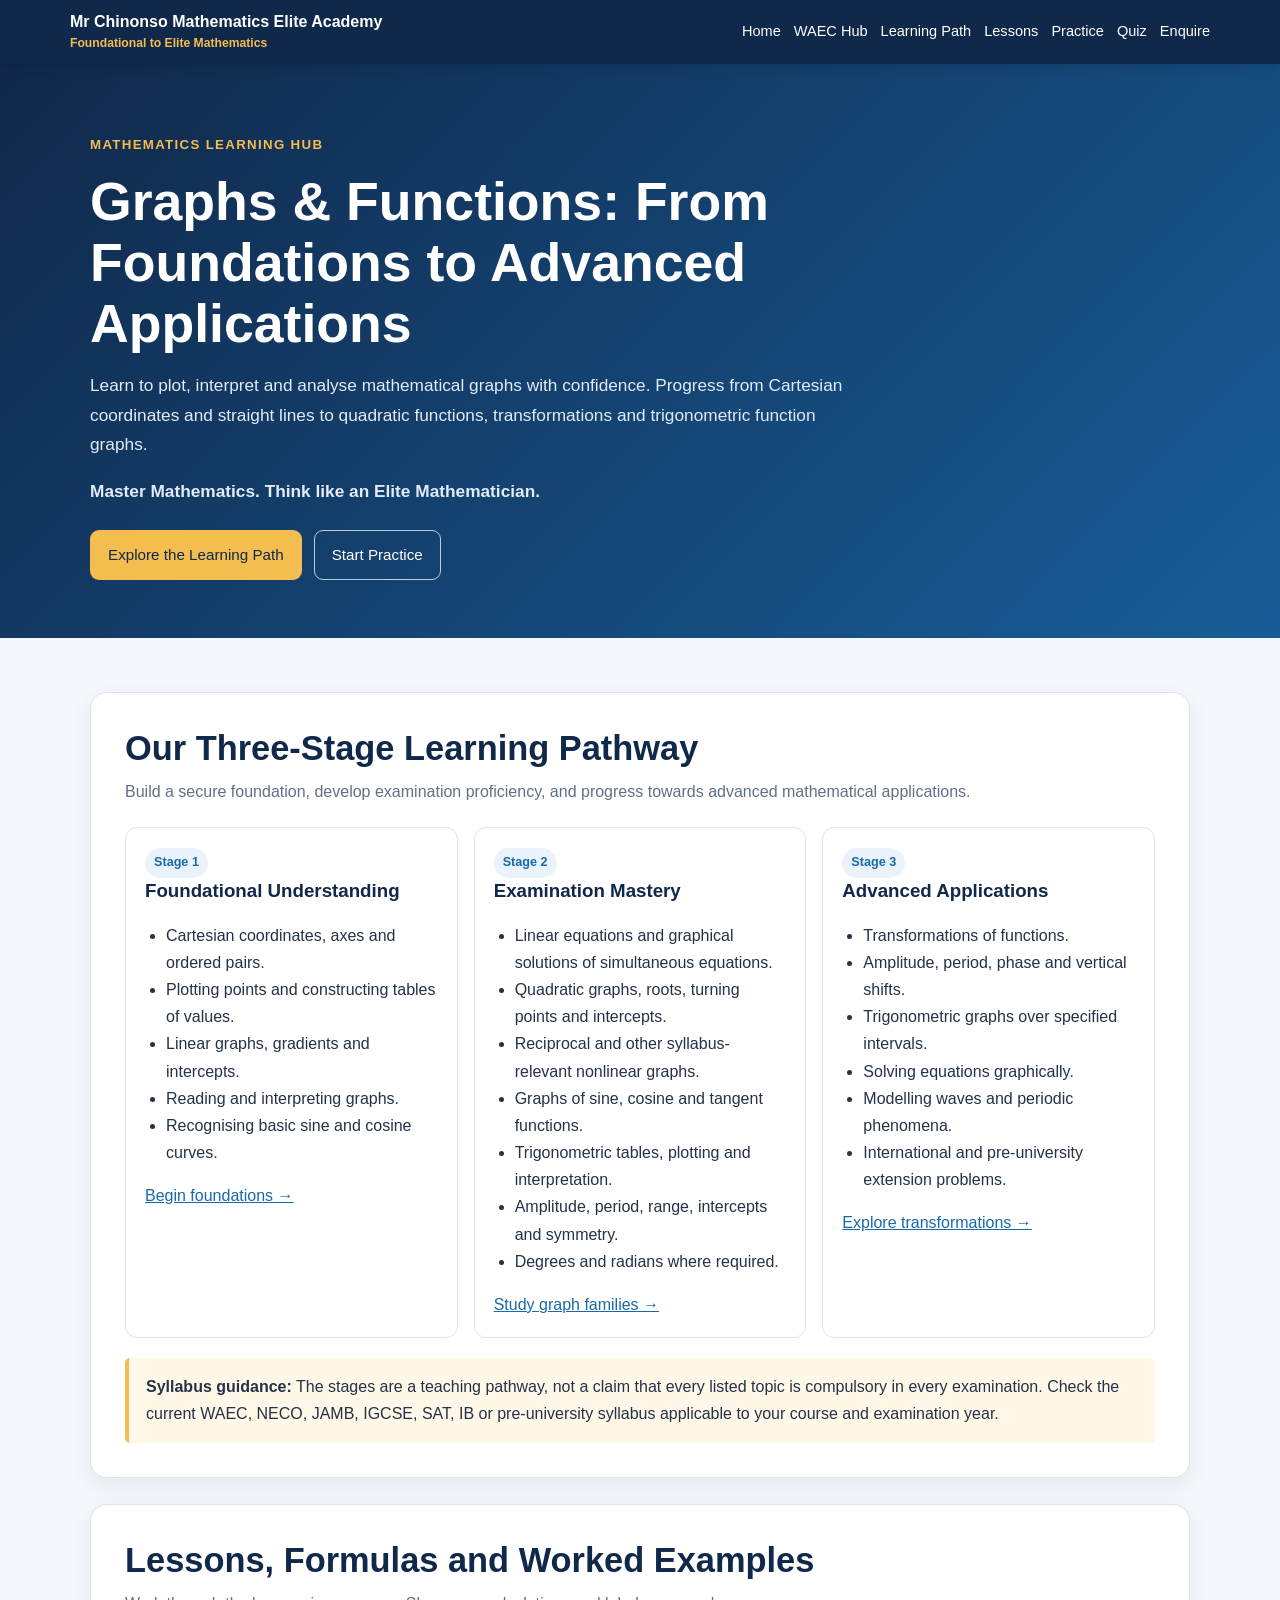
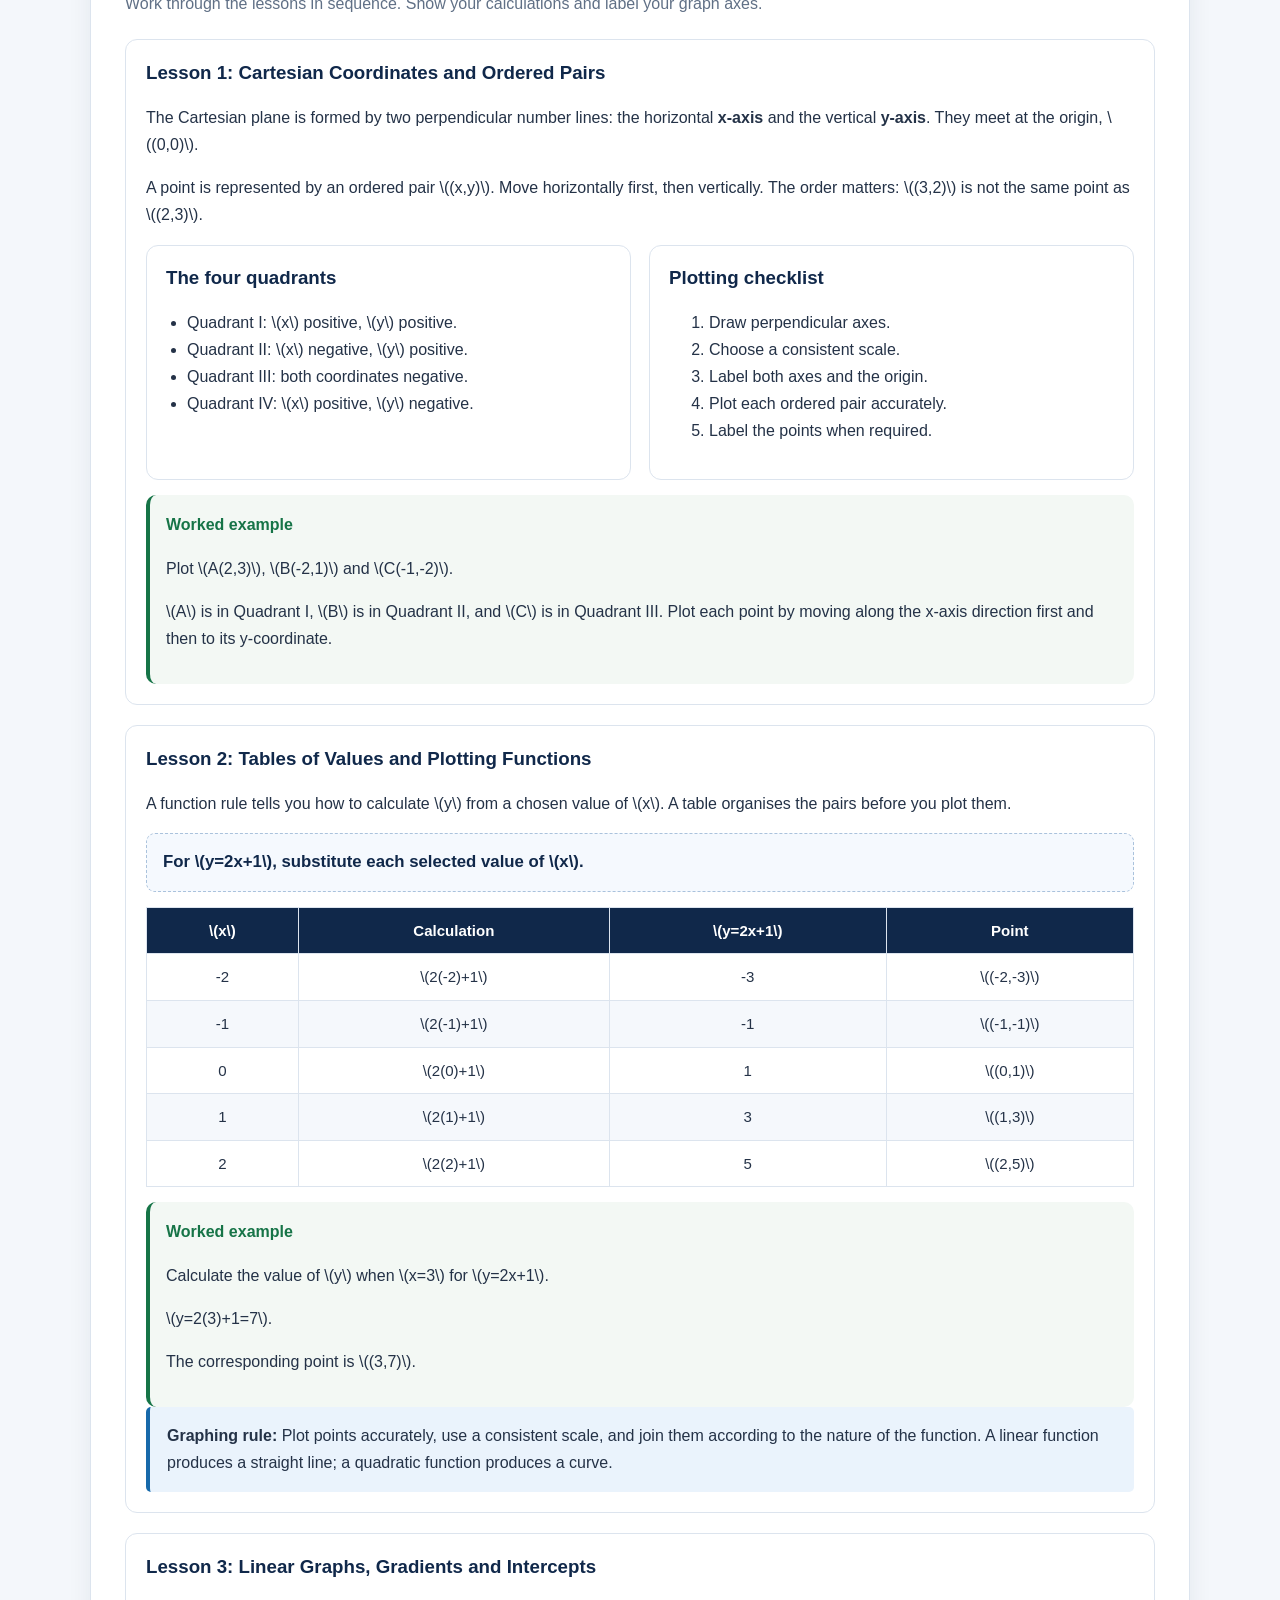
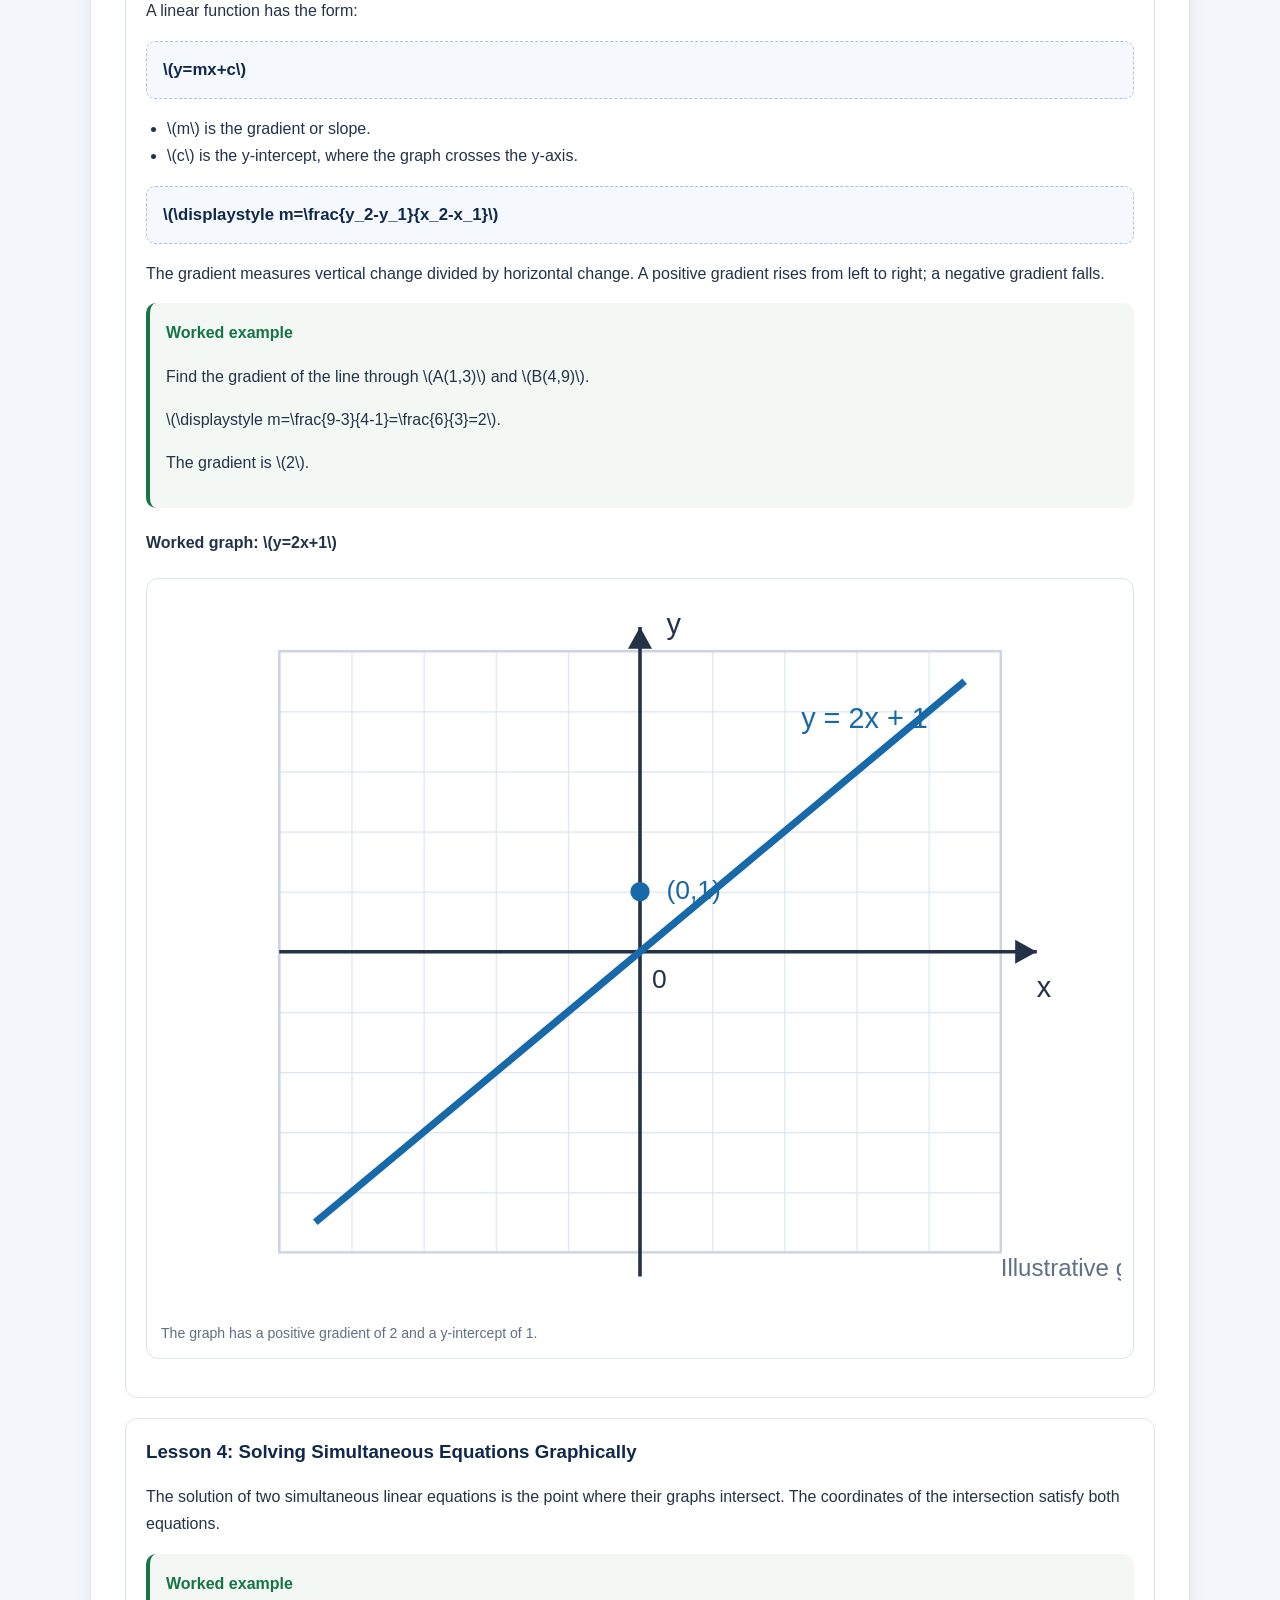
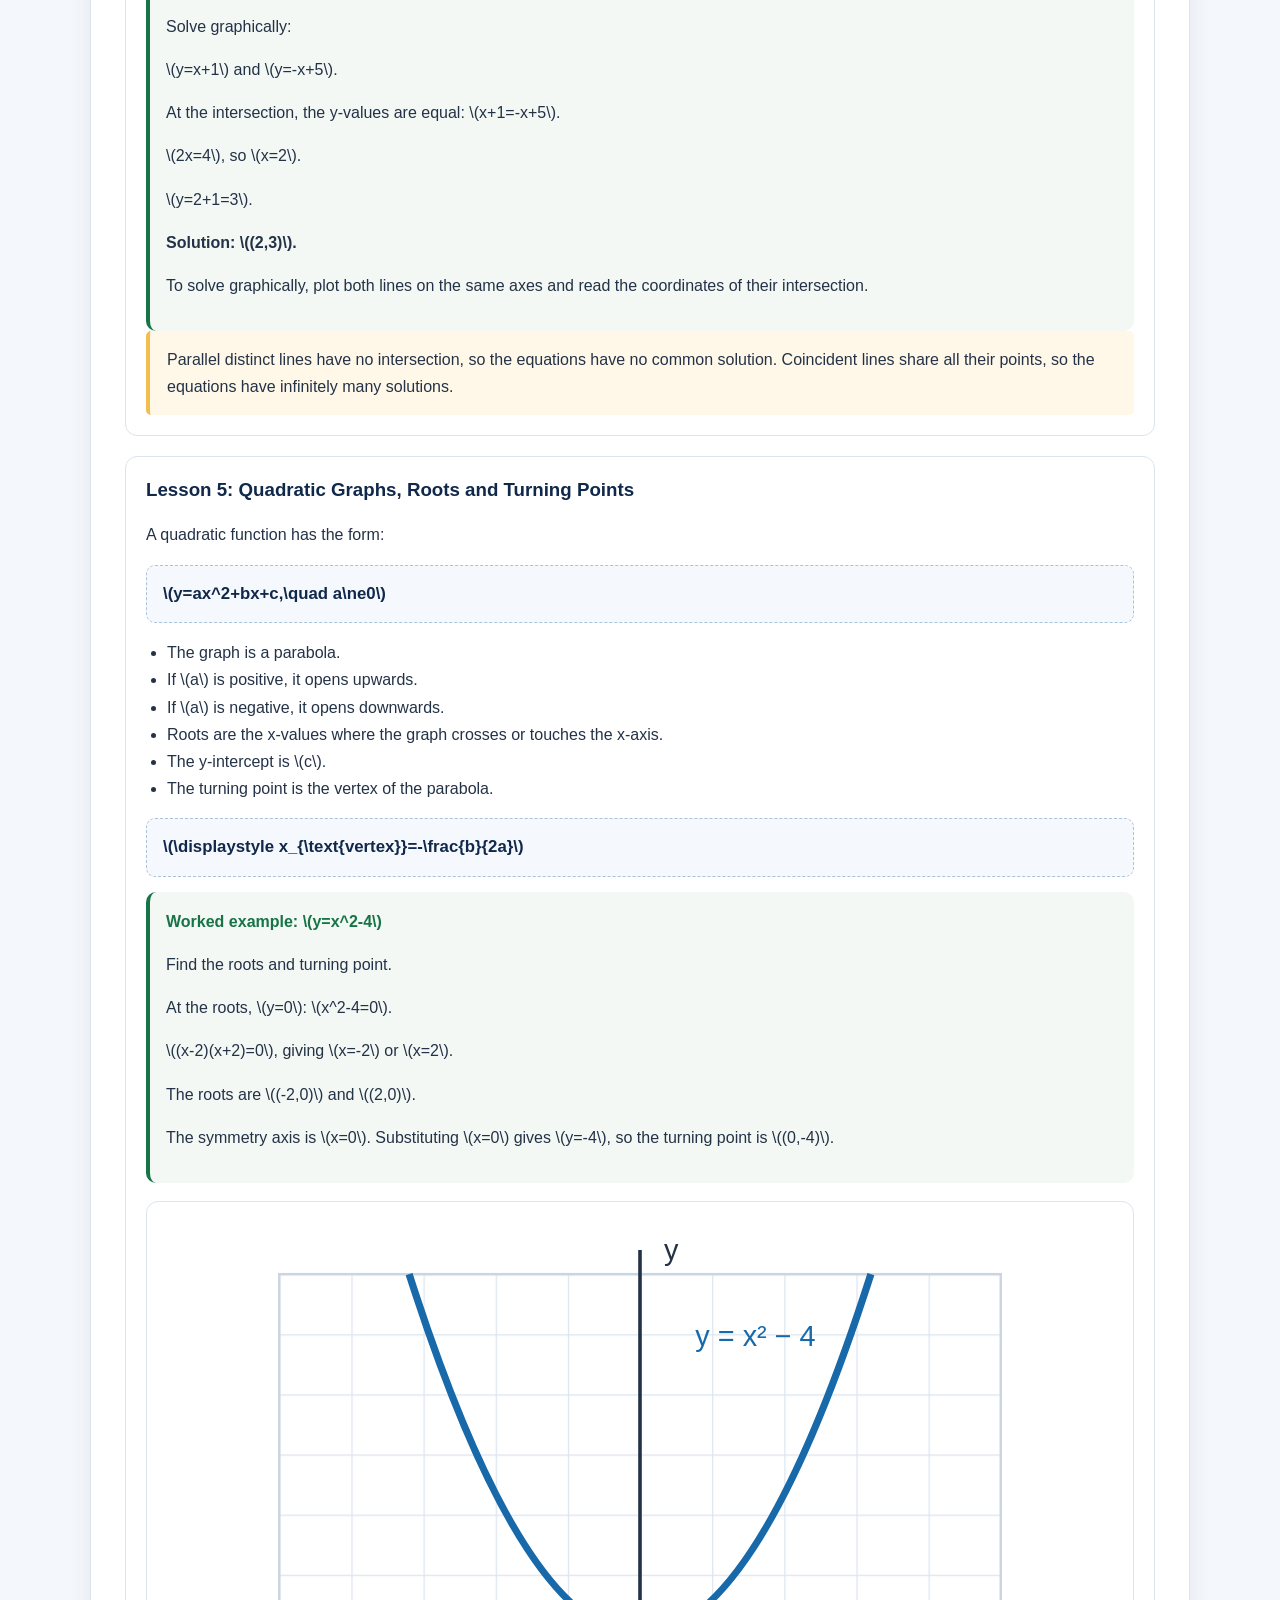
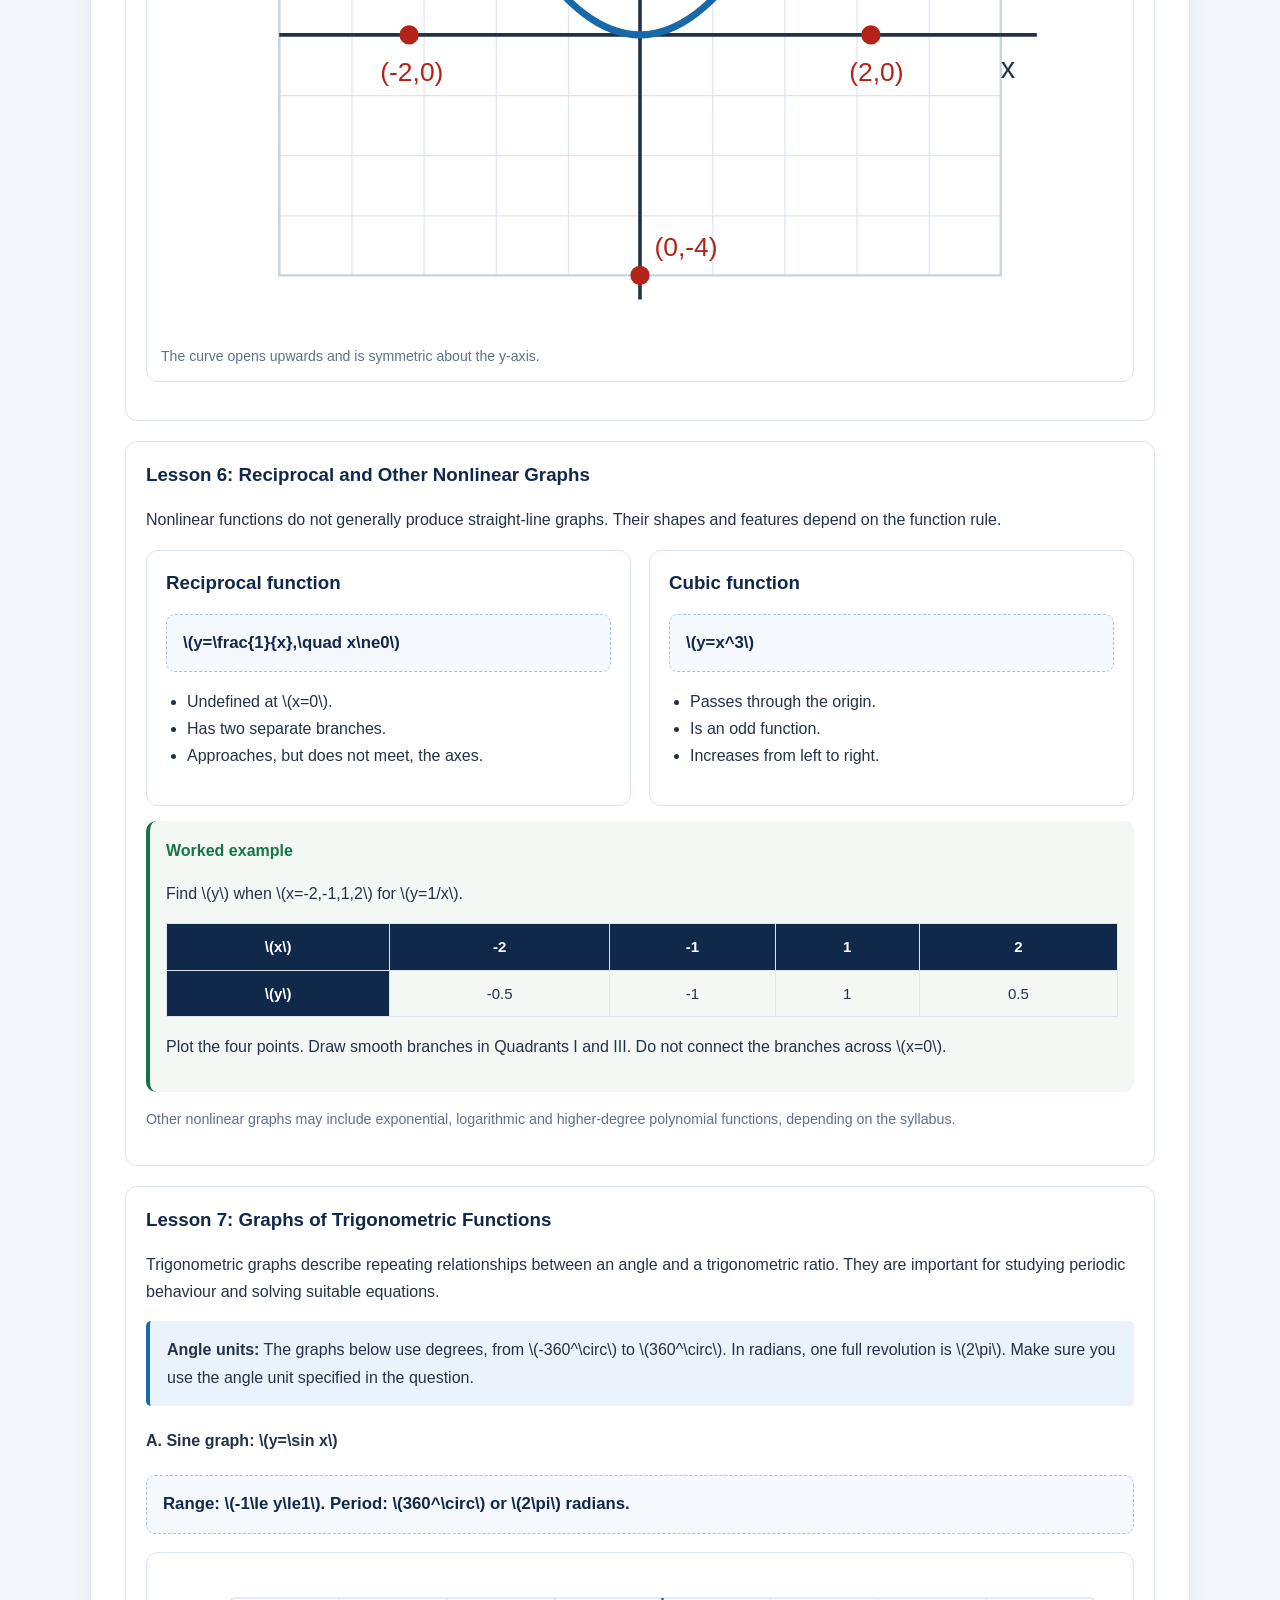
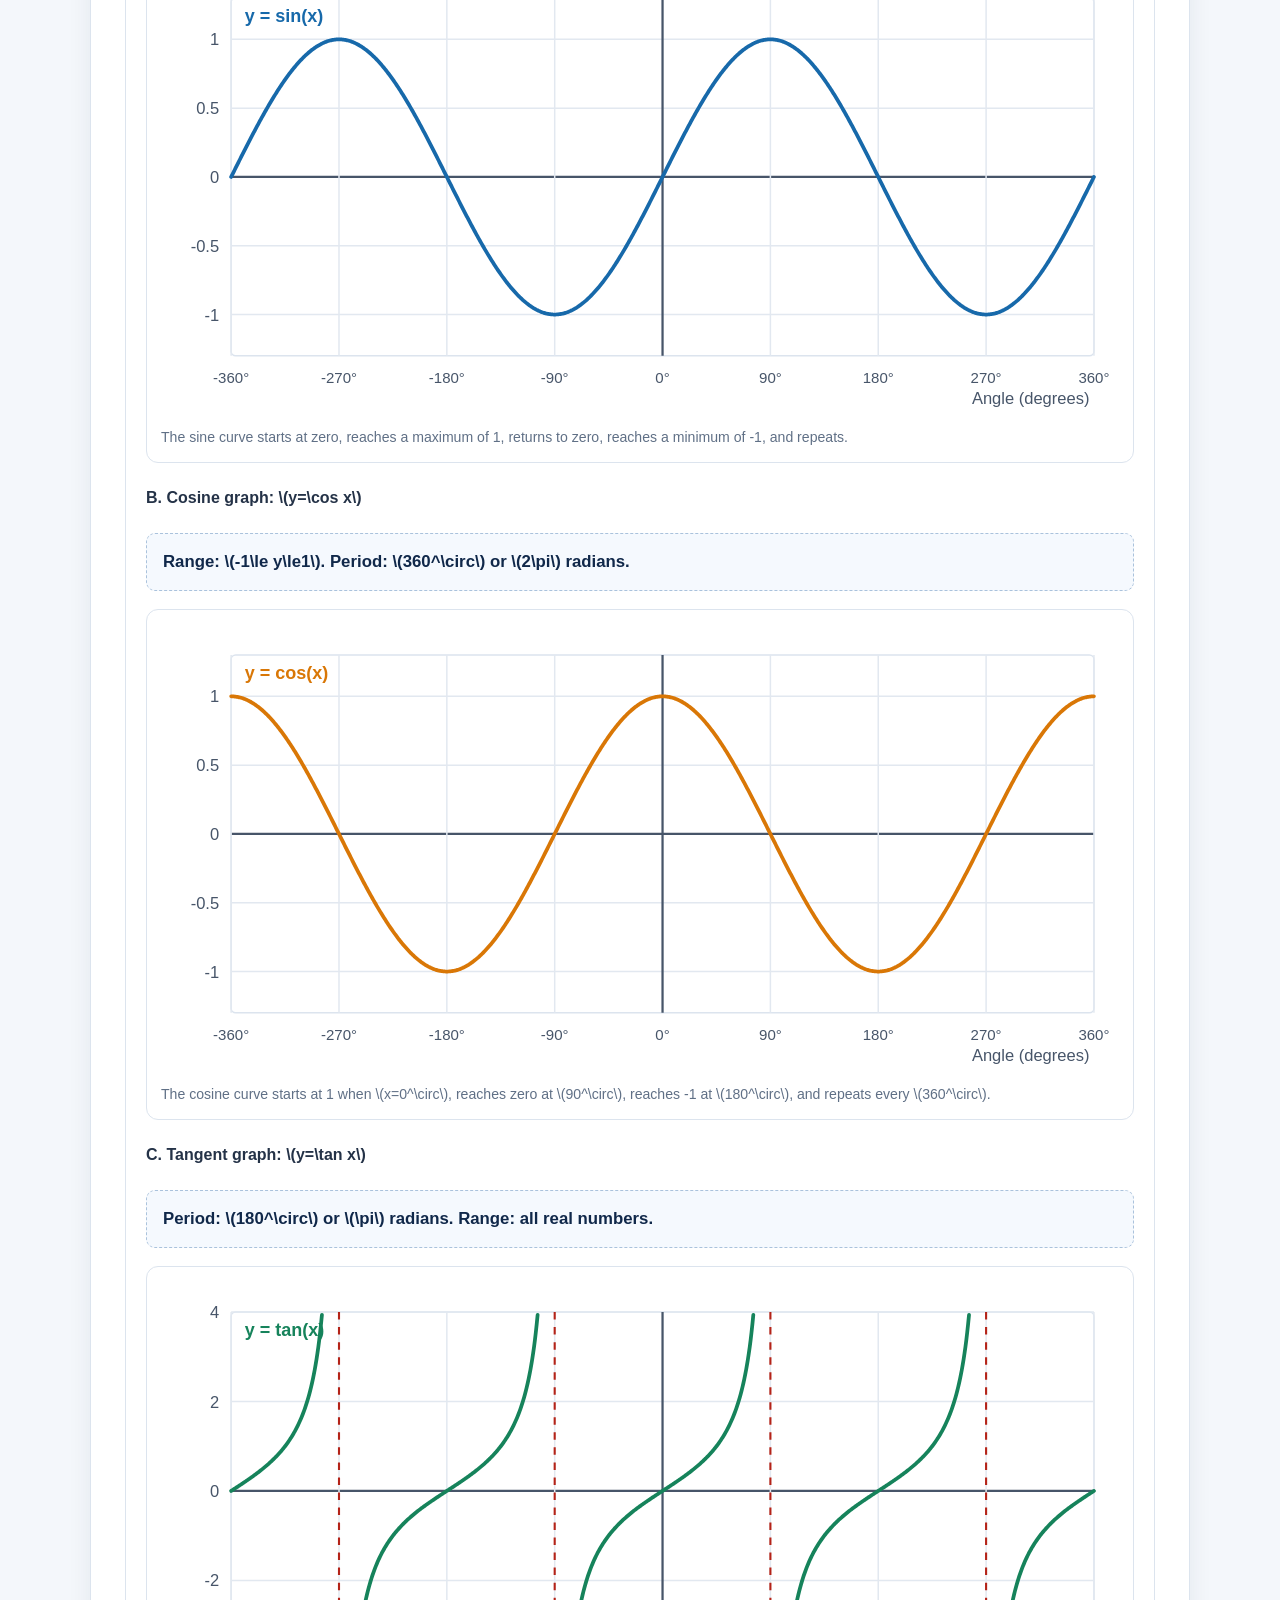
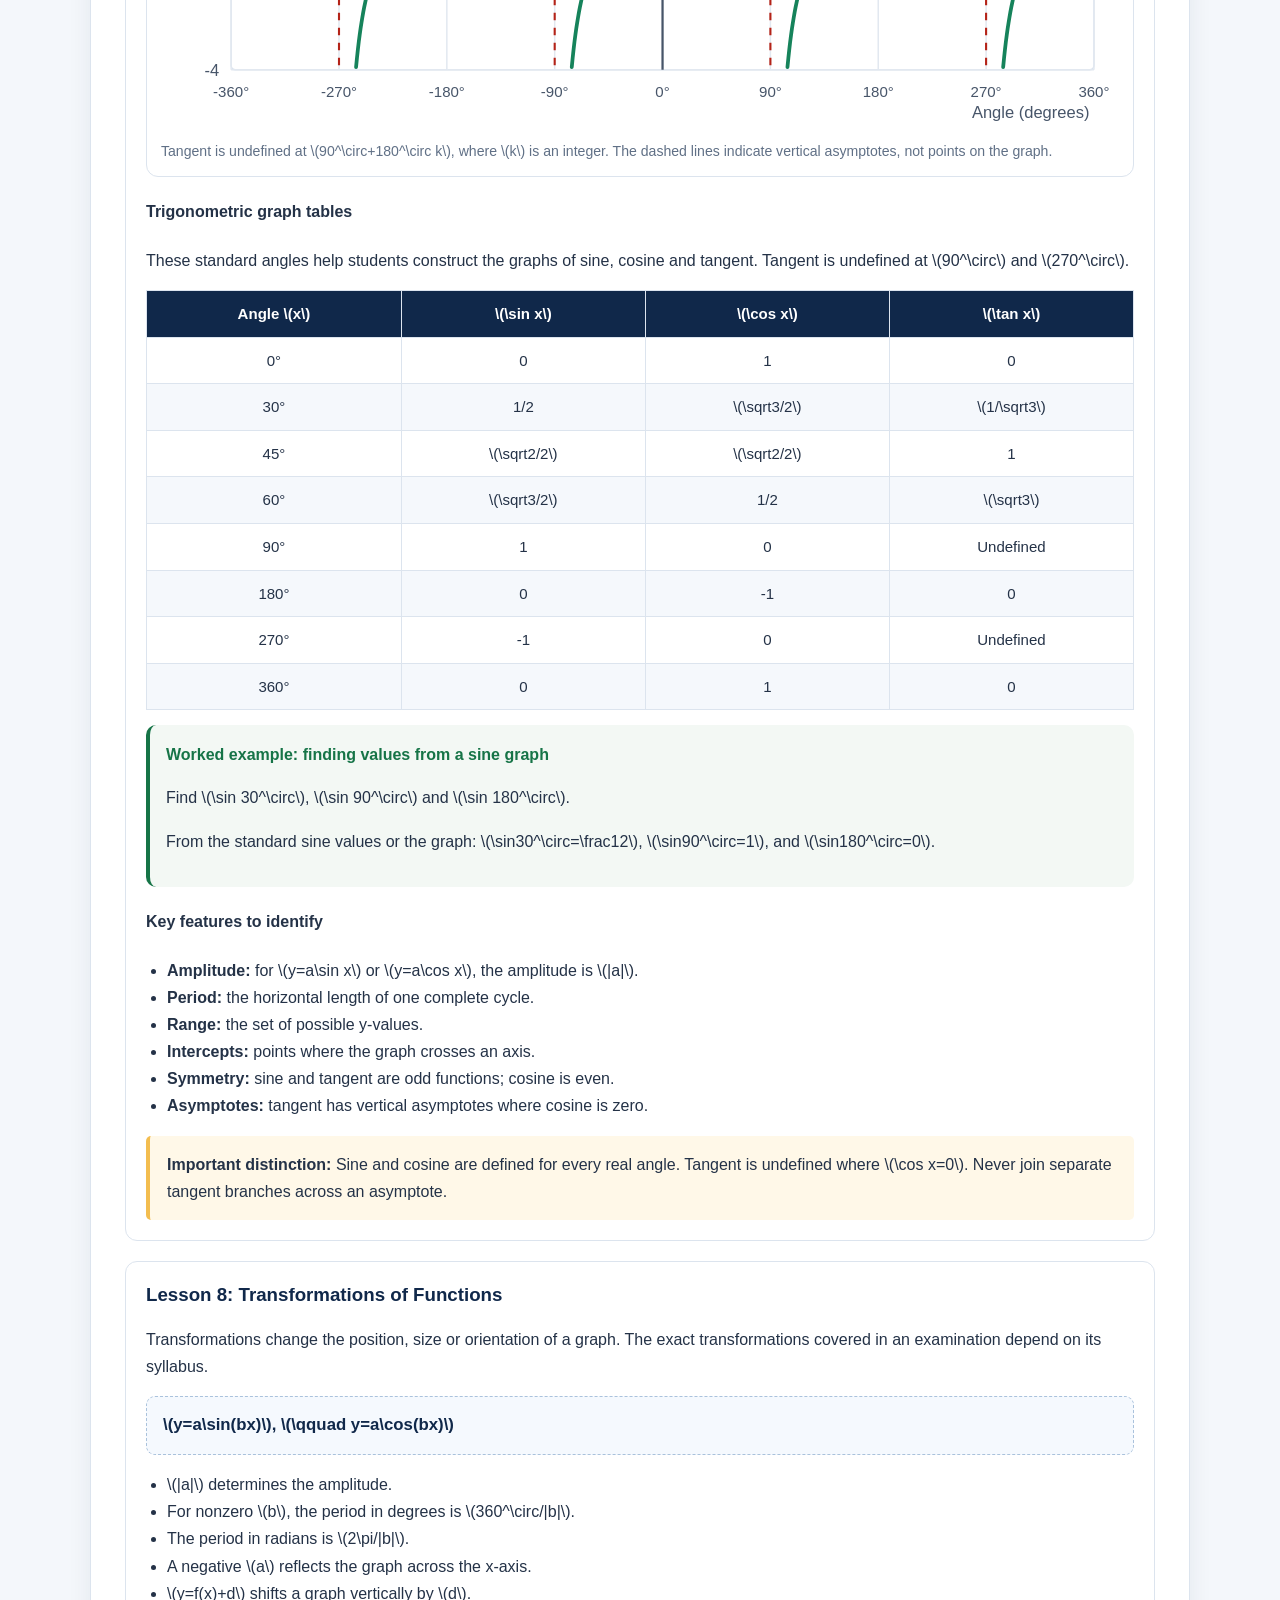
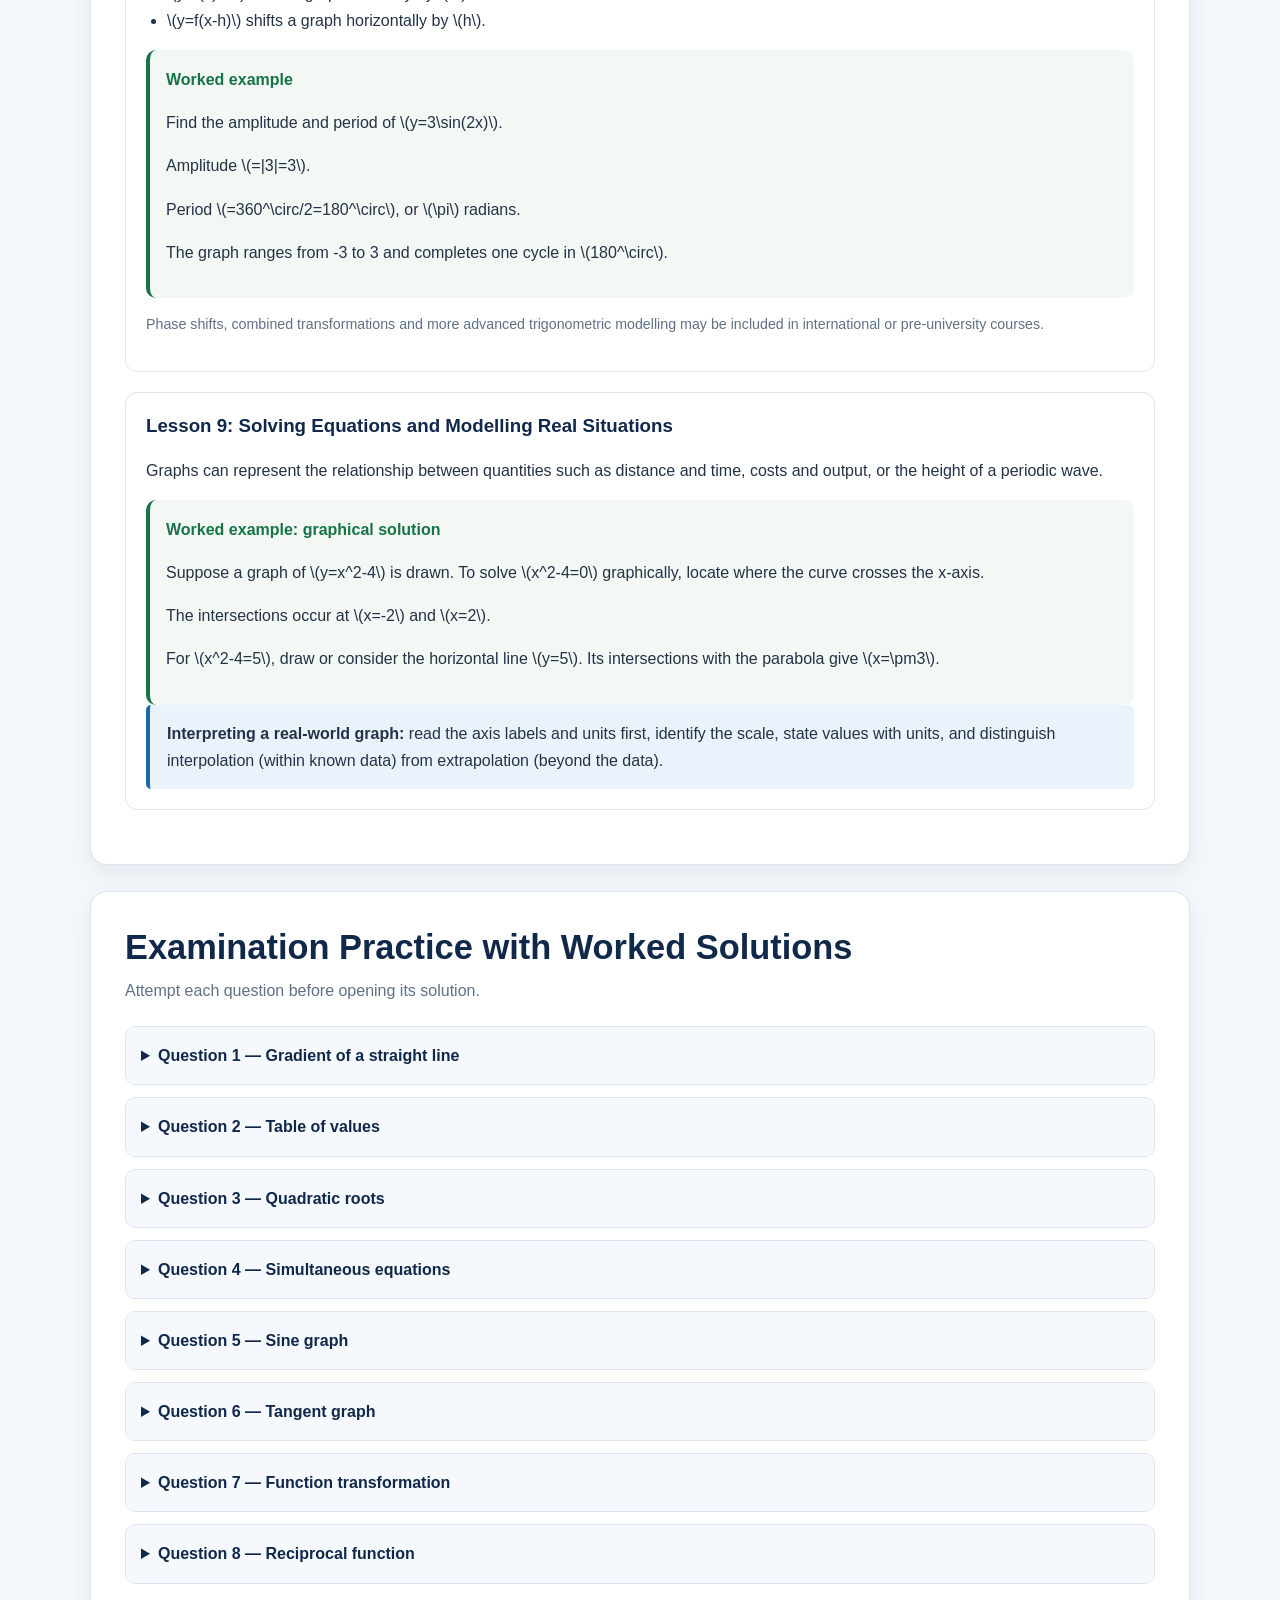
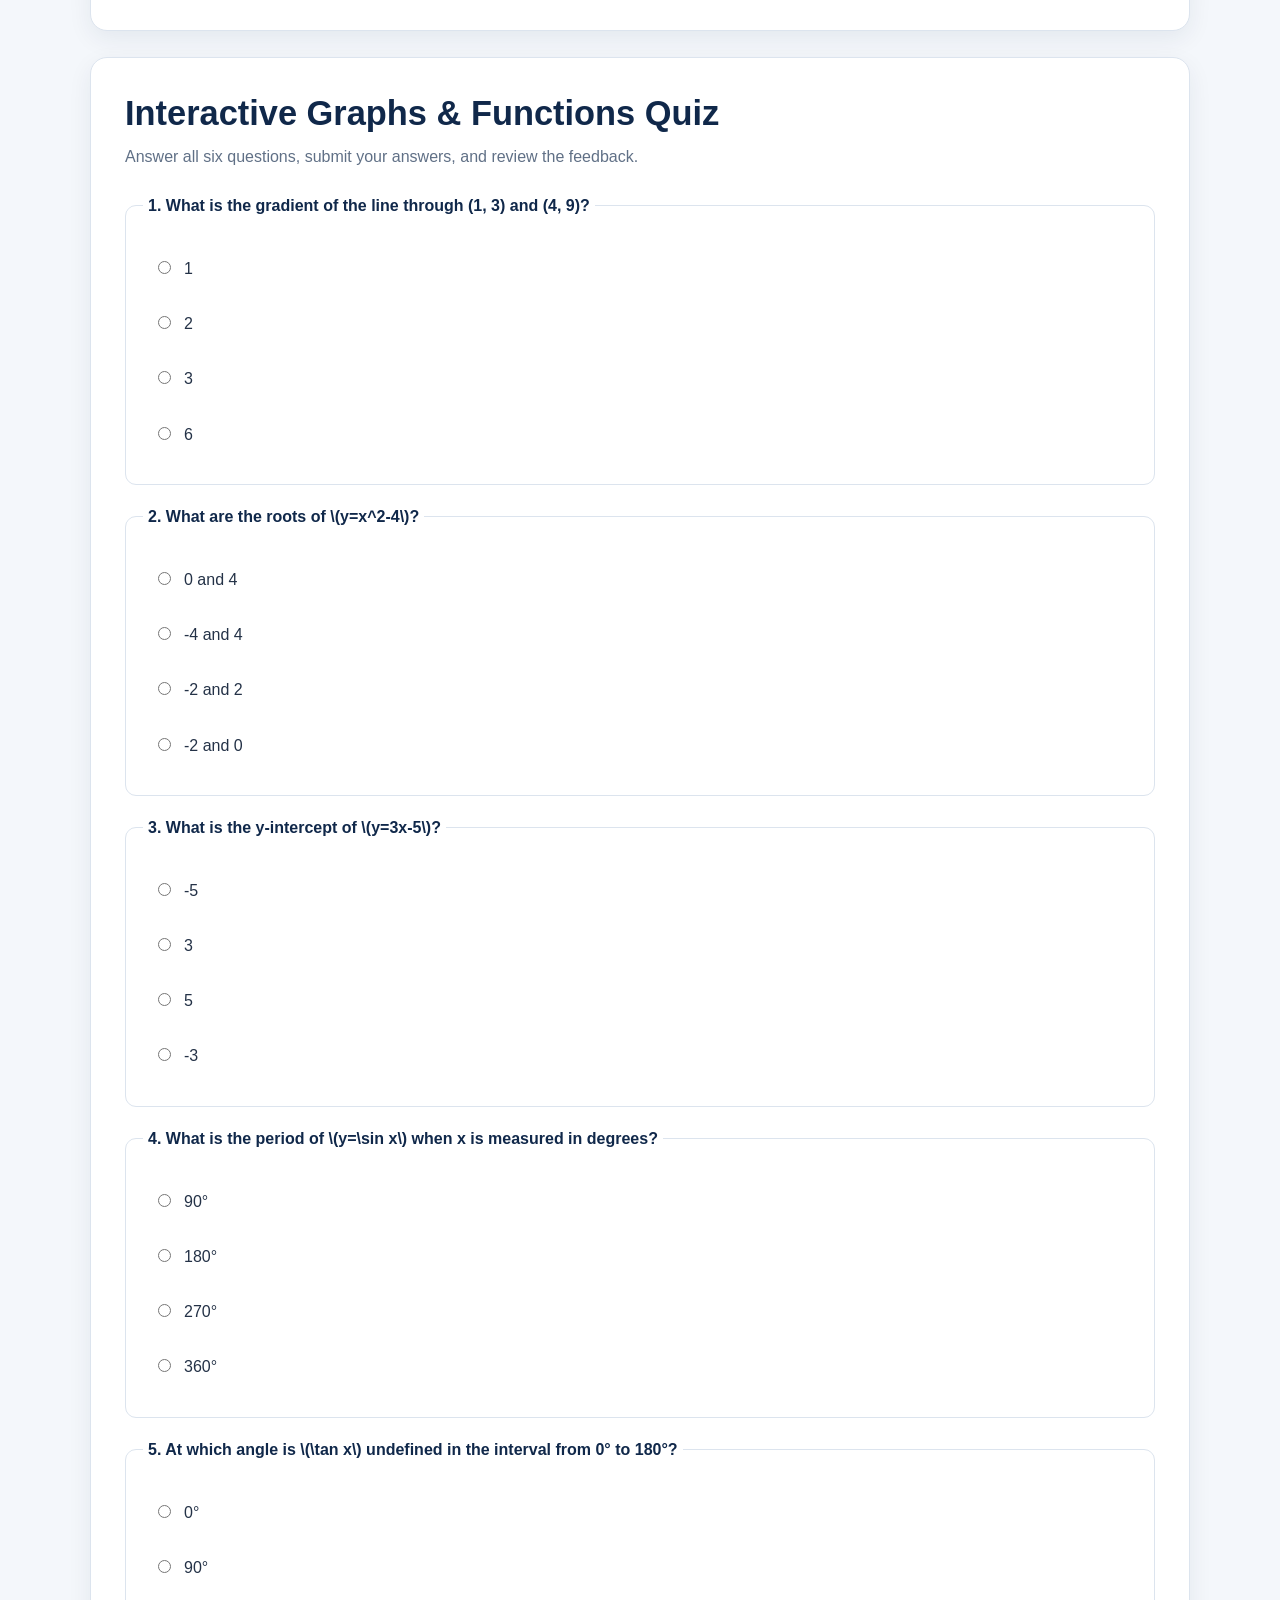
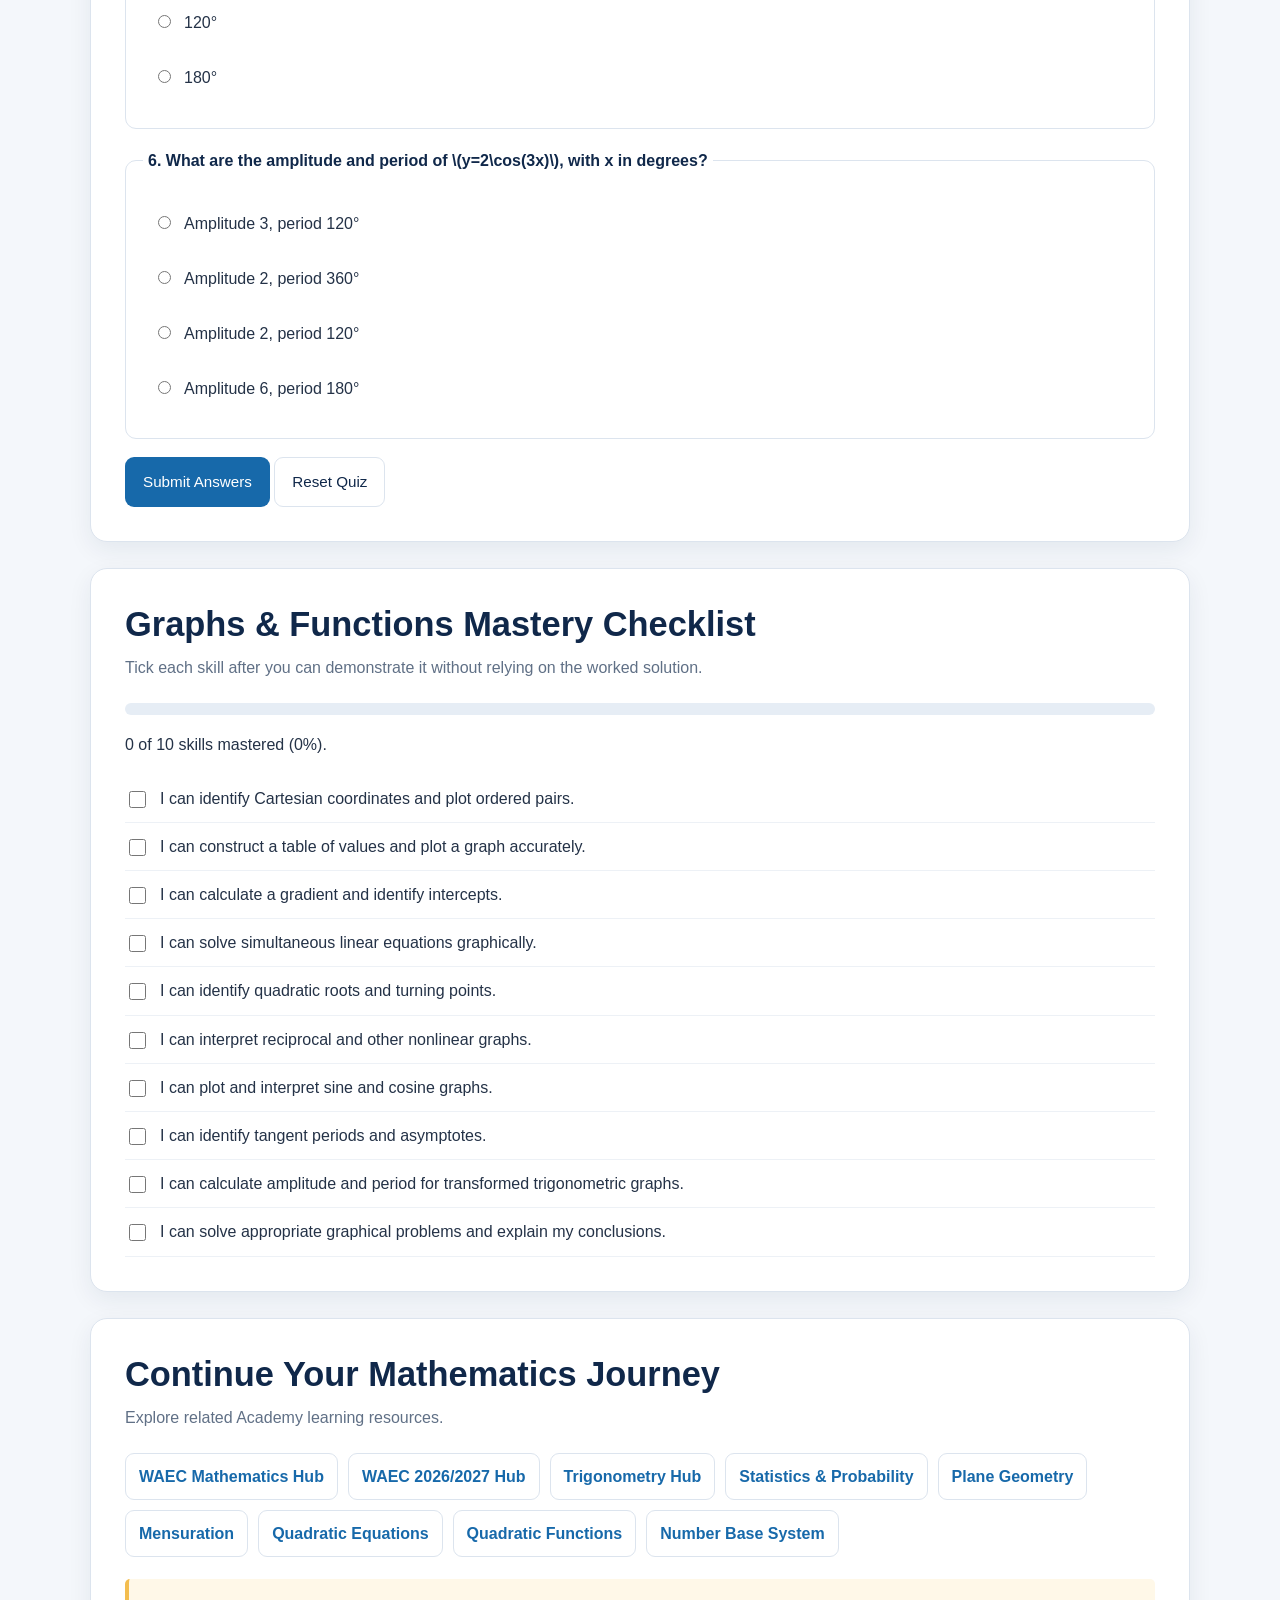
<file: graphs-functions.html>
<!DOCTYPE html>
<html lang="en">
<head>
  <meta charset="UTF-8">
  <meta name="viewport" content="width=device-width, initial-scale=1.0">
  <meta name="theme-color" content="#10284a">
  <meta name="robots" content="index, follow">

  <title>Graphs and Functions Learning Hub | Mr Chinonso Mathematics Elite Academy</title>

  <meta name="description" content="Master Cartesian coordinates, linear and quadratic graphs, gradients, transformations, sine, cosine and tangent graphs with worked examples, examination practice and interactive quizzes.">

  <link rel="canonical" href="https://mrchinonsomathsacademy.com/graphs-functions.html">

  <style>
    :root {
      --navy: #10284a;
      --blue: #1769aa;
      --blue-light: #eaf3fc;
      --gold: #f3bd4f;
      --ink: #243247;
      --muted: #607086;
      --paper: #ffffff;
      --background: #f4f7fb;
      --border: #dce4ee;
      --green: #167447;
      --green-light: #e8f7ef;
      --red: #b42318;
      --red-light: #fff0ee;
      --shadow: 0 8px 24px rgba(16, 40, 74, 0.07);
    }

    * {
      box-sizing: border-box;
    }

    html {
      scroll-behavior: smooth;
      scroll-padding-top: 90px;
    }

    body {
      margin: 0;
      background: var(--background);
      color: var(--ink);
      font-family: Arial, Helvetica, sans-serif;
      line-height: 1.7;
      overflow-wrap: break-word;
    }

    a {
      color: var(--blue);
    }

    a:focus-visible,
    button:focus-visible,
    input:focus-visible {
      outline: 3px solid var(--gold);
      outline-offset: 3px;
    }

    .site-header {
      position: sticky;
      top: 0;
      z-index: 20;
      background: var(--navy);
      color: white;
      box-shadow: 0 3px 12px rgba(0, 0, 0, 0.12);
    }

    .nav-wrap {
      max-width: 1180px;
      margin: auto;
      padding: 12px 20px;
      display: flex;
      align-items: center;
      justify-content: space-between;
      gap: 16px;
    }

    .brand {
      color: white;
      text-decoration: none;
      font-weight: 800;
      line-height: 1.3;
    }

    .brand span {
      display: block;
      margin-top: 3px;
      color: var(--gold);
      font-size: 0.76rem;
      font-weight: 600;
    }

    .menu-toggle {
      display: none;
      color: white;
      background: transparent;
      border: 1px solid #8294ad;
      border-radius: 8px;
      padding: 7px 11px;
      font-size: 1rem;
      cursor: pointer;
    }

    .nav-links {
      display: flex;
      flex-wrap: wrap;
      gap: 13px;
      align-items: center;
    }

    .nav-links a {
      color: white;
      text-decoration: none;
      font-size: 0.91rem;
    }

    .nav-links a:hover {
      color: var(--gold);
    }

    .hero {
      padding: 66px 20px 58px;
      color: white;
      background: linear-gradient(135deg, #10284a, #185d98);
    }

    .hero-inner,
    main,
    .footer-inner {
      width: min(1100px, calc(100% - 32px));
      margin: auto;
    }

    .eyebrow {
      display: inline-block;
      color: var(--gold);
      font-size: 0.83rem;
      font-weight: 800;
      letter-spacing: 0.1em;
      text-transform: uppercase;
    }

    h1 {
      max-width: 850px;
      margin: 14px 0;
      font-size: clamp(2rem, 5vw, 3.35rem);
      line-height: 1.14;
    }

    .hero p {
      max-width: 760px;
      color: #e2ebf7;
      font-size: 1.08rem;
    }

    .hero-actions {
      display: flex;
      flex-wrap: wrap;
      gap: 12px;
      margin-top: 24px;
    }

    .button {
      display: inline-flex;
      justify-content: center;
      align-items: center;
      gap: 8px;
      padding: 11px 17px;
      border: 1px solid transparent;
      border-radius: 9px;
      background: var(--blue);
      color: white;
      font-weight: 700;
      text-decoration: none;
      cursor: pointer;
      font: inherit;
      font-size: 0.95rem;
    }

    .button:hover {
      filter: brightness(0.94);
    }

    .button-gold {
      background: var(--gold);
      color: var(--navy);
    }

    .button-outline {
      background: transparent;
      border-color: #b9cce2;
      color: white;
    }

    .button-dark-outline {
      background: white;
      border-color: var(--border);
      color: var(--navy);
    }

    main {
      padding: 28px 0 54px;
    }

    .section {
      margin: 26px 0;
      padding: clamp(20px, 4vw, 34px);
      border: 1px solid var(--border);
      border-radius: 17px;
      background: var(--paper);
      box-shadow: var(--shadow);
    }

    .section-heading {
      margin-bottom: 22px;
    }

    .section-heading h2 {
      margin: 0 0 8px;
      color: var(--navy);
      font-size: clamp(1.55rem, 3vw, 2.15rem);
      line-height: 1.25;
    }

    .section-heading p {
      margin: 0;
      color: var(--muted);
    }

    h3 {
      color: var(--navy);
      line-height: 1.35;
    }

    .grid {
      display: grid;
      grid-template-columns: repeat(2, minmax(0, 1fr));
      gap: 18px;
    }

    .three-grid {
      display: grid;
      grid-template-columns: repeat(3, minmax(0, 1fr));
      gap: 16px;
    }

    .card {
      min-width: 0;
      padding: 19px;
      border: 1px solid var(--border);
      border-radius: 12px;
      background: white;
    }

    .card h3 {
      margin-top: 0;
    }

    .stage-number {
      display: inline-block;
      padding: 4px 9px;
      border-radius: 20px;
      background: var(--blue-light);
      color: var(--blue);
      font-size: 0.79rem;
      font-weight: 800;
    }

    .card ul,
    .lesson ul {
      padding-left: 21px;
    }

    .note {
      padding: 15px 17px;
      border-left: 4px solid var(--gold);
      border-radius: 5px;
      background: #fff8e8;
    }

    .info {
      padding: 15px 17px;
      border-left: 4px solid var(--blue);
      border-radius: 5px;
      background: var(--blue-light);
    }

    .formula {
      margin: 13px 0;
      padding: 14px 16px;
      border: 1px dashed #aac2dc;
      border-radius: 9px;
      background: #f5f9fe;
      color: var(--navy);
      font-size: 1.05rem;
      font-weight: 700;
      overflow-x: auto;
    }

    .worked {
      margin-top: 15px;
      padding: 16px;
      border-radius: 10px;
      background: #f3f8f4;
      border-left: 4px solid var(--green);
    }

    .worked h4 {
      margin: 0 0 8px;
      color: var(--green);
    }

    .table-wrap {
      width: 100%;
      overflow-x: auto;
      margin: 15px 0;
    }

    table {
      width: 100%;
      min-width: 300px;
      border-collapse: collapse;
      font-size: 0.94rem;
    }

    th,
    td {
      padding: 10px 12px;
      border: 1px solid var(--border);
      text-align: center;
    }

    th {
      background: var(--navy);
      color: white;
    }

    tbody tr:nth-child(even) {
      background: #f5f8fc;
    }

    .lesson {
      margin: 20px 0;
      padding: 20px;
      border: 1px solid var(--border);
      border-radius: 12px;
      scroll-margin-top: 90px;
    }

    .lesson h3 {
      margin-top: 0;
    }

    .graph-frame {
      margin: 18px 0;
      padding: 12px;
      border: 1px solid var(--border);
      border-radius: 12px;
      background: white;
    }

    .graph-frame svg {
      display: block;
      width: 100%;
      height: auto;
    }

    .graph-caption {
      margin: 10px 2px 0;
      color: var(--muted);
      font-size: 0.88rem;
    }

    .legend {
      display: flex;
      flex-wrap: wrap;
      gap: 12px;
      margin: 12px 0;
      font-size: 0.9rem;
    }

    .legend span {
      display: inline-flex;
      align-items: center;
      gap: 7px;
    }

    .legend i {
      display: inline-block;
      width: 19px;
      height: 4px;
      border-radius: 2px;
      background: var(--blue);
    }

    .legend .cosine-line {
      background: #d97706;
    }

    .legend .tangent-line {
      background: #16835b;
    }

    .practice-item {
      margin: 12px 0;
      border: 1px solid var(--border);
      border-radius: 10px;
      overflow: hidden;
    }

    .practice-item summary {
      padding: 15px;
      background: #f5f8fc;
      color: var(--navy);
      font-weight: 700;
      cursor: pointer;
    }

    .solution {
      padding: 15px;
      background: white;
    }

    .quiz-question {
      margin: 18px 0;
      padding: 17px;
      border: 1px solid var(--border);
      border-radius: 11px;
    }

    .quiz-question legend {
      padding: 0 5px;
      color: var(--navy);
      font-weight: 700;
    }

    .option {
      display: flex;
      gap: 10px;
      align-items: flex-start;
      margin: 10px 0;
      padding: 9px 10px;
      border-radius: 7px;
      cursor: pointer;
    }

    .option:hover {
      background: #f2f7fc;
    }

    .option input {
      margin-top: 6px;
      flex: 0 0 auto;
    }

    .feedback {
      display: none;
      margin-top: 12px;
      padding: 11px 13px;
      border-radius: 8px;
    }

    .feedback.correct {
      display: block;
      background: var(--green-light);
      color: var(--green);
    }

    .feedback.incorrect {
      display: block;
      background: var(--red-light);
      color: var(--red);
    }

    .progress-track {
      height: 12px;
      margin: 12px 0;
      border-radius: 20px;
      background: #e6edf5;
      overflow: hidden;
    }

    .progress-fill {
      width: 0;
      height: 100%;
      background: var(--green);
      transition: width 0.2s ease;
    }

    .check-item {
      display: flex;
      gap: 11px;
      align-items: flex-start;
      padding: 10px 0;
      border-bottom: 1px solid #edf1f6;
    }

    .check-item input {
      margin-top: 6px;
      width: 17px;
      height: 17px;
      flex: 0 0 auto;
    }

    .resource-links {
      display: flex;
      flex-wrap: wrap;
      gap: 10px;
    }

    .resource-links a {
      display: inline-block;
      padding: 9px 13px;
      border: 1px solid var(--border);
      border-radius: 9px;
      text-decoration: none;
      background: white;
      font-weight: 700;
    }

    .resource-links a:hover {
      background: var(--blue-light);
    }

    .site-footer {
      padding: 28px 16px;
      background: var(--navy);
      color: #e2ebf7;
    }

    .site-footer a {
      color: var(--gold);
    }

    .footer-inner {
      display: flex;
      flex-wrap: wrap;
      justify-content: space-between;
      gap: 15px;
    }

    .small {
      color: var(--muted);
      font-size: 0.89rem;
    }

    .sr-only {
      position: absolute;
      width: 1px;
      height: 1px;
      padding: 0;
      margin: -1px;
      overflow: hidden;
      clip: rect(0, 0, 0, 0);
      white-space: nowrap;
      border: 0;
    }

    @media (max-width: 800px) {
      .three-grid {
        grid-template-columns: 1fr;
      }

      .nav-wrap {
        flex-wrap: wrap;
      }

      .menu-toggle {
        display: block;
      }

      .nav-links {
        display: none;
        width: 100%;
        flex-direction: column;
        align-items: flex-start;
        padding: 12px 0 5px;
      }

      .nav-links.open {
        display: flex;
      }

      .nav-links a {
        padding: 5px 0;
      }
    }

    @media (max-width: 620px) {
      .grid {
        grid-template-columns: 1fr;
      }

      .hero {
        padding: 43px 0;
      }

      .hero-inner,
      main,
      .footer-inner {
        width: min(100% - 22px, 1100px);
      }

      .section {
        padding: 17px;
      }

      .lesson {
        padding: 15px;
      }

      .hero-actions .button {
        width: 100%;
      }
    }

    @media (prefers-reduced-motion: reduce) {
      *,
      *::before,
      *::after {
        scroll-behavior: auto !important;
        transition: none !important;
      }
    }
  </style>
</head>

<body>
  <header class="site-header">
    <div class="nav-wrap">
      <a class="brand" href="index.html">
        Mr Chinonso Mathematics Elite Academy
        <span>Foundational to Elite Mathematics</span>
      </a>

      <button
        class="menu-toggle"
        type="button"
        aria-expanded="false"
        aria-controls="site-navigation"
        id="menu-toggle">
        Menu ☰
      </button>

      <nav class="nav-links" id="site-navigation" aria-label="Main navigation">
        <a href="index.html">Home</a>
        <a href="waec-mathematics.html">WAEC Hub</a>
        <a href="#learning-path">Learning Path</a>
        <a href="#lessons">Lessons</a>
        <a href="#practice">Practice</a>
        <a href="#quiz">Quiz</a>
        <a href="#enquire">Enquire</a>
      </nav>
    </div>
  </header>

  <section class="hero">
    <div class="hero-inner">
      <span class="eyebrow">Mathematics Learning Hub</span>

      <h1>Graphs &amp; Functions: From Foundations to Advanced Applications</h1>

      <p>
        Learn to plot, interpret and analyse mathematical graphs with confidence.
        Progress from Cartesian coordinates and straight lines to quadratic
        functions, transformations and trigonometric function graphs.
      </p>

      <p>
        <strong>Master Mathematics. Think like an Elite Mathematician.</strong>
      </p>

      <div class="hero-actions">
        <a class="button button-gold" href="#learning-path">Explore the Learning Path</a>
        <a class="button button-outline" href="#practice">Start Practice</a>
      </div>
    </div>
  </section>

  <main>
    <section class="section" id="learning-path">
      <div class="section-heading">
        <h2>Our Three-Stage Learning Pathway</h2>
        <p>
          Build a secure foundation, develop examination proficiency, and
          progress towards advanced mathematical applications.
        </p>
      </div>

      <div class="three-grid">
        <article class="card">
          <span class="stage-number">Stage 1</span>
          <h3>Foundational Understanding</h3>
          <ul>
            <li>Cartesian coordinates, axes and ordered pairs.</li>
            <li>Plotting points and constructing tables of values.</li>
            <li>Linear graphs, gradients and intercepts.</li>
            <li>Reading and interpreting graphs.</li>
            <li>Recognising basic sine and cosine curves.</li>
          </ul>
          <a href="#coordinates">Begin foundations →</a>
        </article>

        <article class="card">
          <span class="stage-number">Stage 2</span>
          <h3>Examination Mastery</h3>
          <ul>
            <li>Linear equations and graphical solutions of simultaneous equations.</li>
            <li>Quadratic graphs, roots, turning points and intercepts.</li>
            <li>Reciprocal and other syllabus-relevant nonlinear graphs.</li>
            <li>Graphs of sine, cosine and tangent functions.</li>
            <li>Trigonometric tables, plotting and interpretation.</li>
            <li>Amplitude, period, range, intercepts and symmetry.</li>
            <li>Degrees and radians where required.</li>
          </ul>
          <a href="#trigonometric-graphs">Study graph families →</a>
        </article>

        <article class="card">
          <span class="stage-number">Stage 3</span>
          <h3>Advanced Applications</h3>
          <ul>
            <li>Transformations of functions.</li>
            <li>Amplitude, period, phase and vertical shifts.</li>
            <li>Trigonometric graphs over specified intervals.</li>
            <li>Solving equations graphically.</li>
            <li>Modelling waves and periodic phenomena.</li>
            <li>International and pre-university extension problems.</li>
          </ul>
          <a href="#transformations">Explore transformations →</a>
        </article>
      </div>

      <div class="note" style="margin-top:20px">
        <strong>Syllabus guidance:</strong> The stages are a teaching pathway,
        not a claim that every listed topic is compulsory in every examination.
        Check the current WAEC, NECO, JAMB, IGCSE, SAT, IB or pre-university
        syllabus applicable to your course and examination year.
      </div>
    </section>

    <section class="section" id="lessons">
      <div class="section-heading">
        <h2>Lessons, Formulas and Worked Examples</h2>
        <p>Work through the lessons in sequence. Show your calculations and label your graph axes.</p>
      </div>

      <article class="lesson" id="coordinates">
        <h3>Lesson 1: Cartesian Coordinates and Ordered Pairs</h3>

        <p>
          The Cartesian plane is formed by two perpendicular number lines:
          the horizontal <strong>x-axis</strong> and the vertical
          <strong>y-axis</strong>. They meet at the origin, \((0,0)\).
        </p>

        <p>
          A point is represented by an ordered pair \((x,y)\). Move horizontally
          first, then vertically. The order matters: \((3,2)\) is not the same
          point as \((2,3)\).
        </p>

        <div class="grid">
          <div class="card">
            <h3>The four quadrants</h3>
            <ul>
              <li>Quadrant I: \(x\) positive, \(y\) positive.</li>
              <li>Quadrant II: \(x\) negative, \(y\) positive.</li>
              <li>Quadrant III: both coordinates negative.</li>
              <li>Quadrant IV: \(x\) positive, \(y\) negative.</li>
            </ul>
          </div>

          <div class="card">
            <h3>Plotting checklist</h3>
            <ol>
              <li>Draw perpendicular axes.</li>
              <li>Choose a consistent scale.</li>
              <li>Label both axes and the origin.</li>
              <li>Plot each ordered pair accurately.</li>
              <li>Label the points when required.</li>
            </ol>
          </div>
        </div>

        <div class="worked">
          <h4>Worked example</h4>
          <p>Plot \(A(2,3)\), \(B(-2,1)\) and \(C(-1,-2)\).</p>
          <p>
            \(A\) is in Quadrant I, \(B\) is in Quadrant II, and \(C\) is in
            Quadrant III. Plot each point by moving along the x-axis direction
            first and then to its y-coordinate.
          </p>
        </div>
      </article>

      <article class="lesson" id="tables">
        <h3>Lesson 2: Tables of Values and Plotting Functions</h3>

        <p>
          A function rule tells you how to calculate \(y\) from a chosen value
          of \(x\). A table organises the pairs before you plot them.
        </p>

        <div class="formula">For \(y=2x+1\), substitute each selected value of \(x\).</div>

        <div class="table-wrap">
          <table>
            <thead>
              <tr>
                <th>\(x\)</th>
                <th>Calculation</th>
                <th>\(y=2x+1\)</th>
                <th>Point</th>
              </tr>
            </thead>
            <tbody>
              <tr><td>-2</td><td>\(2(-2)+1\)</td><td>-3</td><td>\((-2,-3)\)</td></tr>
              <tr><td>-1</td><td>\(2(-1)+1\)</td><td>-1</td><td>\((-1,-1)\)</td></tr>
              <tr><td>0</td><td>\(2(0)+1\)</td><td>1</td><td>\((0,1)\)</td></tr>
              <tr><td>1</td><td>\(2(1)+1\)</td><td>3</td><td>\((1,3)\)</td></tr>
              <tr><td>2</td><td>\(2(2)+1\)</td><td>5</td><td>\((2,5)\)</td></tr>
            </tbody>
          </table>
        </div>

        <div class="worked">
          <h4>Worked example</h4>
          <p>
            Calculate the value of \(y\) when \(x=3\) for \(y=2x+1\).
          </p>
          <p>\(y=2(3)+1=7\).</p>
          <p>The corresponding point is \((3,7)\).</p>
        </div>

        <div class="info">
          <strong>Graphing rule:</strong> Plot points accurately, use a consistent
          scale, and join them according to the nature of the function. A linear
          function produces a straight line; a quadratic function produces a curve.
        </div>
      </article>

      <article class="lesson" id="linear">
        <h3>Lesson 3: Linear Graphs, Gradients and Intercepts</h3>

        <p>A linear function has the form:</p>

        <div class="formula">\(y=mx+c\)</div>

        <ul>
          <li>\(m\) is the gradient or slope.</li>
          <li>\(c\) is the y-intercept, where the graph crosses the y-axis.</li>
        </ul>

        <div class="formula">
          \(\displaystyle m=\frac{y_2-y_1}{x_2-x_1}\)
        </div>

        <p>
          The gradient measures vertical change divided by horizontal change.
          A positive gradient rises from left to right; a negative gradient falls.
        </p>

        <div class="worked">
          <h4>Worked example</h4>
          <p>Find the gradient of the line through \(A(1,3)\) and \(B(4,9)\).</p>
          <p>
            \(\displaystyle m=\frac{9-3}{4-1}=\frac{6}{3}=2\).
          </p>
          <p>The gradient is \(2\).</p>
        </div>

        <h4>Worked graph: \(y=2x+1\)</h4>

        <div class="graph-frame">
          <svg viewBox="0 0 400 300" role="img" aria-labelledby="linear-graph-title linear-graph-desc">
            <title id="linear-graph-title">Straight-line graph of y equals 2x plus 1</title>
            <desc id="linear-graph-desc">A straight line rises from left to right and crosses the y-axis at 1.</desc>
            <defs>
              <pattern id="linear-grid" width="30" height="25" patternUnits="userSpaceOnUse" x="50" y="25">
                <path d="M 30 0 L 0 0 0 25" fill="none" stroke="#dce4ee" stroke-width="1"/>
              </pattern>
            </defs>
            <rect x="50" y="25" width="300" height="250" fill="url(#linear-grid)" stroke="#cbd5e1"/>
            <line x1="50" y1="150" x2="365" y2="150" stroke="#243247" stroke-width="1.5"/>
            <line x1="200" y1="285" x2="200" y2="15" stroke="#243247" stroke-width="1.5"/>
            <polygon points="365,150 356,145 356,155" fill="#243247"/>
            <polygon points="200,15 195,24 205,24" fill="#243247"/>
            <path d="M 65 262.5 L 335 37.5" stroke="#1769aa" stroke-width="3" fill="none"/>
            <circle cx="200" cy="125" r="4" fill="#1769aa"/>
            <text x="365" y="169" font-size="12" fill="#243247">x</text>
            <text x="211" y="18" font-size="12" fill="#243247">y</text>
            <text x="205" y="165" font-size="11" fill="#243247">0</text>
            <text x="211" y="128" font-size="11" fill="#1769aa">(0,1)</text>
            <text x="267" y="57" font-size="12" fill="#1769aa">y = 2x + 1</text>
            <text x="350" y="285" font-size="10" fill="#607086">Illustrative graph</text>
          </svg>
          <p class="graph-caption">
            The graph has a positive gradient of 2 and a y-intercept of 1.
          </p>
        </div>
      </article>

      <article class="lesson" id="simultaneous">
        <h3>Lesson 4: Solving Simultaneous Equations Graphically</h3>

        <p>
          The solution of two simultaneous linear equations is the point where
          their graphs intersect. The coordinates of the intersection satisfy
          both equations.
        </p>

        <div class="worked">
          <h4>Worked example</h4>
          <p>Solve graphically:</p>
          <p>\(y=x+1\) and \(y=-x+5\).</p>
          <p>
            At the intersection, the y-values are equal:
            \(x+1=-x+5\).
          </p>
          <p>\(2x=4\), so \(x=2\).</p>
          <p>\(y=2+1=3\).</p>
          <p><strong>Solution: \((2,3)\).</strong></p>
          <p>
            To solve graphically, plot both lines on the same axes and read
            the coordinates of their intersection.
          </p>
        </div>

        <div class="note">
          Parallel distinct lines have no intersection, so the equations have
          no common solution. Coincident lines share all their points, so the
          equations have infinitely many solutions.
        </div>
      </article>

      <article class="lesson" id="quadratic">
        <h3>Lesson 5: Quadratic Graphs, Roots and Turning Points</h3>

        <p>A quadratic function has the form:</p>

        <div class="formula">\(y=ax^2+bx+c,\quad a\ne0\)</div>

        <ul>
          <li>The graph is a parabola.</li>
          <li>If \(a\) is positive, it opens upwards.</li>
          <li>If \(a\) is negative, it opens downwards.</li>
          <li>Roots are the x-values where the graph crosses or touches the x-axis.</li>
          <li>The y-intercept is \(c\).</li>
          <li>The turning point is the vertex of the parabola.</li>
        </ul>

        <div class="formula">
          \(\displaystyle x_{\text{vertex}}=-\frac{b}{2a}\)
        </div>

        <div class="worked">
          <h4>Worked example: \(y=x^2-4\)</h4>
          <p>Find the roots and turning point.</p>
          <p>At the roots, \(y=0\): \(x^2-4=0\).</p>
          <p>\((x-2)(x+2)=0\), giving \(x=-2\) or \(x=2\).</p>
          <p>The roots are \((-2,0)\) and \((2,0)\).</p>
          <p>
            The symmetry axis is \(x=0\). Substituting \(x=0\) gives \(y=-4\),
            so the turning point is \((0,-4)\).
          </p>
        </div>

        <div class="graph-frame">
          <svg viewBox="0 0 400 300" role="img" aria-labelledby="quadratic-title quadratic-desc">
            <title id="quadratic-title">Graph of y equals x squared minus four</title>
            <desc id="quadratic-desc">An upward-opening parabola crosses the x-axis at negative two and two and has a minimum at zero, negative four.</desc>
            <defs>
              <pattern id="quad-grid" width="30" height="25" patternUnits="userSpaceOnUse" x="50" y="25">
                <path d="M30 0H0V25" fill="none" stroke="#dce4ee" stroke-width="1"/>
              </pattern>
            </defs>
            <rect x="50" y="25" width="300" height="250" fill="url(#quad-grid)" stroke="#cbd5e1"/>
            <line x1="50" y1="175" x2="365" y2="175" stroke="#243247" stroke-width="1.5"/>
            <line x1="200" y1="285" x2="200" y2="15" stroke="#243247" stroke-width="1.5"/>
            <path d="M 104 25 Q 200 325 296 25" fill="none" stroke="#1769aa" stroke-width="3"/>
            <circle cx="104" cy="175" r="4" fill="#b42318"/>
            <circle cx="296" cy="175" r="4" fill="#b42318"/>
            <circle cx="200" cy="275" r="4" fill="#b42318"/>
            <text x="92" y="194" font-size="11" fill="#b42318">(-2,0)</text>
            <text x="287" y="194" font-size="11" fill="#b42318">(2,0)</text>
            <text x="206" y="267" font-size="11" fill="#b42318">(0,-4)</text>
            <text x="350" y="193" font-size="12" fill="#243247">x</text>
            <text x="210" y="19" font-size="12" fill="#243247">y</text>
            <text x="223" y="55" font-size="12" fill="#1769aa">y = x² − 4</text>
          </svg>
          <p class="graph-caption">
            The curve opens upwards and is symmetric about the y-axis.
          </p>
        </div>
      </article>

      <article class="lesson" id="nonlinear">
        <h3>Lesson 6: Reciprocal and Other Nonlinear Graphs</h3>

        <p>
          Nonlinear functions do not generally produce straight-line graphs.
          Their shapes and features depend on the function rule.
        </p>

        <div class="grid">
          <div class="card">
            <h3>Reciprocal function</h3>
            <div class="formula">\(y=\frac{1}{x},\quad x\ne0\)</div>
            <ul>
              <li>Undefined at \(x=0\).</li>
              <li>Has two separate branches.</li>
              <li>Approaches, but does not meet, the axes.</li>
            </ul>
          </div>

          <div class="card">
            <h3>Cubic function</h3>
            <div class="formula">\(y=x^3\)</div>
            <ul>
              <li>Passes through the origin.</li>
              <li>Is an odd function.</li>
              <li>Increases from left to right.</li>
            </ul>
          </div>
        </div>

        <div class="worked">
          <h4>Worked example</h4>
          <p>Find \(y\) when \(x=-2,-1,1,2\) for \(y=1/x\).</p>
          <div class="table-wrap">
            <table>
              <thead><tr><th>\(x\)</th><th>-2</th><th>-1</th><th>1</th><th>2</th></tr></thead>
              <tbody><tr><th>\(y\)</th><td>-0.5</td><td>-1</td><td>1</td><td>0.5</td></tr></tbody>
            </table>
          </div>
          <p>
            Plot the four points. Draw smooth branches in Quadrants I and III.
            Do not connect the branches across \(x=0\).
          </p>
        </div>

        <p class="small">
          Other nonlinear graphs may include exponential, logarithmic and
          higher-degree polynomial functions, depending on the syllabus.
        </p>
      </article>

      <article class="lesson" id="trigonometric-graphs">
        <h3>Lesson 7: Graphs of Trigonometric Functions</h3>

        <p>
          Trigonometric graphs describe repeating relationships between an
          angle and a trigonometric ratio. They are important for studying
          periodic behaviour and solving suitable equations.
        </p>

        <div class="info">
          <strong>Angle units:</strong> The graphs below use degrees, from
          \(-360^\circ\) to \(360^\circ\). In radians, one full revolution
          is \(2\pi\). Make sure you use the angle unit specified in the question.
        </div>

        <h4>A. Sine graph: \(y=\sin x\)</h4>

        <div class="formula">
          Range: \(-1\le y\le1\). Period: \(360^\circ\) or \(2\pi\) radians.
        </div>

        <div class="graph-frame">
          <svg id="sine-graph" viewBox="0 0 640 300" role="img" aria-label="Sine function graph from negative 360 degrees to 360 degrees">
            <text x="20" y="30" font-size="14" fill="#607086">Sine graph loads here.</text>
          </svg>
          <p class="graph-caption">
            The sine curve starts at zero, reaches a maximum of 1, returns
            to zero, reaches a minimum of -1, and repeats.
          </p>
        </div>

        <h4>B. Cosine graph: \(y=\cos x\)</h4>

        <div class="formula">
          Range: \(-1\le y\le1\). Period: \(360^\circ\) or \(2\pi\) radians.
        </div>

        <div class="graph-frame">
          <svg id="cosine-graph" viewBox="0 0 640 300" role="img" aria-label="Cosine function graph from negative 360 degrees to 360 degrees">
            <text x="20" y="30" font-size="14" fill="#607086">Cosine graph loads here.</text>
          </svg>
          <p class="graph-caption">
            The cosine curve starts at 1 when \(x=0^\circ\), reaches zero at
            \(90^\circ\), reaches -1 at \(180^\circ\), and repeats every \(360^\circ\).
          </p>
        </div>

        <h4>C. Tangent graph: \(y=\tan x\)</h4>

        <div class="formula">
          Period: \(180^\circ\) or \(\pi\) radians. Range: all real numbers.
        </div>

        <div class="graph-frame">
          <svg id="tangent-graph" viewBox="0 0 640 300" role="img" aria-label="Tangent function graph showing separate branches and vertical asymptotes">
            <text x="20" y="30" font-size="14" fill="#607086">Tangent graph loads here.</text>
          </svg>
          <p class="graph-caption">
            Tangent is undefined at \(90^\circ+180^\circ k\), where \(k\) is
            an integer. The dashed lines indicate vertical asymptotes, not
            points on the graph.
          </p>
        </div>

        <h4>Trigonometric graph tables</h4>

        <p>
          These standard angles help students construct the graphs of sine,
          cosine and tangent. Tangent is undefined at \(90^\circ\) and \(270^\circ\).
        </p>

        <div class="table-wrap">
          <table>
            <thead>
              <tr>
                <th>Angle \(x\)</th>
                <th>\(\sin x\)</th>
                <th>\(\cos x\)</th>
                <th>\(\tan x\)</th>
              </tr>
            </thead>
            <tbody>
              <tr><td>0°</td><td>0</td><td>1</td><td>0</td></tr>
              <tr><td>30°</td><td>1/2</td><td>\(\sqrt3/2\)</td><td>\(1/\sqrt3\)</td></tr>
              <tr><td>45°</td><td>\(\sqrt2/2\)</td><td>\(\sqrt2/2\)</td><td>1</td></tr>
              <tr><td>60°</td><td>\(\sqrt3/2\)</td><td>1/2</td><td>\(\sqrt3\)</td></tr>
              <tr><td>90°</td><td>1</td><td>0</td><td>Undefined</td></tr>
              <tr><td>180°</td><td>0</td><td>-1</td><td>0</td></tr>
              <tr><td>270°</td><td>-1</td><td>0</td><td>Undefined</td></tr>
              <tr><td>360°</td><td>0</td><td>1</td><td>0</td></tr>
            </tbody>
          </table>
        </div>

        <div class="worked">
          <h4>Worked example: finding values from a sine graph</h4>
          <p>
            Find \(\sin 30^\circ\), \(\sin 90^\circ\) and \(\sin 180^\circ\).
          </p>
          <p>
            From the standard sine values or the graph:
            \(\sin30^\circ=\frac12\),
            \(\sin90^\circ=1\), and \(\sin180^\circ=0\).
          </p>
        </div>

        <h4>Key features to identify</h4>
        <ul>
          <li><strong>Amplitude:</strong> for \(y=a\sin x\) or \(y=a\cos x\), the amplitude is \(|a|\).</li>
          <li><strong>Period:</strong> the horizontal length of one complete cycle.</li>
          <li><strong>Range:</strong> the set of possible y-values.</li>
          <li><strong>Intercepts:</strong> points where the graph crosses an axis.</li>
          <li><strong>Symmetry:</strong> sine and tangent are odd functions; cosine is even.</li>
          <li><strong>Asymptotes:</strong> tangent has vertical asymptotes where cosine is zero.</li>
        </ul>

        <div class="note">
          <strong>Important distinction:</strong> Sine and cosine are defined
          for every real angle. Tangent is undefined where \(\cos x=0\).
          Never join separate tangent branches across an asymptote.
        </div>
      </article>

      <article class="lesson" id="transformations">
        <h3>Lesson 8: Transformations of Functions</h3>

        <p>
          Transformations change the position, size or orientation of a graph.
          The exact transformations covered in an examination depend on its syllabus.
        </p>

        <div class="formula">
          \(y=a\sin(bx)\), \(\qquad y=a\cos(bx)\)
        </div>

        <ul>
          <li>\(|a|\) determines the amplitude.</li>
          <li>For nonzero \(b\), the period in degrees is \(360^\circ/|b|\).</li>
          <li>The period in radians is \(2\pi/|b|\).</li>
          <li>A negative \(a\) reflects the graph across the x-axis.</li>
          <li>\(y=f(x)+d\) shifts a graph vertically by \(d\).</li>
          <li>\(y=f(x-h)\) shifts a graph horizontally by \(h\).</li>
        </ul>

        <div class="worked">
          <h4>Worked example</h4>
          <p>Find the amplitude and period of \(y=3\sin(2x)\).</p>
          <p>Amplitude \(=|3|=3\).</p>
          <p>
            Period \(=360^\circ/2=180^\circ\), or \(\pi\) radians.
          </p>
          <p>
            The graph ranges from -3 to 3 and completes one cycle in \(180^\circ\).
          </p>
        </div>

        <p class="small">
          Phase shifts, combined transformations and more advanced trigonometric
          modelling may be included in international or pre-university courses.
        </p>
      </article>

      <article class="lesson" id="applications">
        <h3>Lesson 9: Solving Equations and Modelling Real Situations</h3>

        <p>
          Graphs can represent the relationship between quantities such as
          distance and time, costs and output, or the height of a periodic wave.
        </p>

        <div class="worked">
          <h4>Worked example: graphical solution</h4>
          <p>
            Suppose a graph of \(y=x^2-4\) is drawn. To solve \(x^2-4=0\)
            graphically, locate where the curve crosses the x-axis.
          </p>
          <p>The intersections occur at \(x=-2\) and \(x=2\).</p>
          <p>
            For \(x^2-4=5\), draw or consider the horizontal line \(y=5\).
            Its intersections with the parabola give \(x=\pm3\).
          </p>
        </div>

        <div class="info">
          <strong>Interpreting a real-world graph:</strong> read the axis
          labels and units first, identify the scale, state values with units,
          and distinguish interpolation (within known data) from extrapolation
          (beyond the data).
        </div>
      </article>
    </section>

    <section class="section" id="practice">
      <div class="section-heading">
        <h2>Examination Practice with Worked Solutions</h2>
        <p>Attempt each question before opening its solution.</p>
      </div>

      <details class="practice-item">
        <summary>Question 1 — Gradient of a straight line</summary>
        <div class="solution">
          <p>Find the gradient of the line passing through \((2,5)\) and \((6,13)\).</p>
          <p>
            <strong>Solution:</strong>
            \(\displaystyle m=\frac{13-5}{6-2}=\frac84=2\).
          </p>
        </div>
      </details>

      <details class="practice-item">
        <summary>Question 2 — Table of values</summary>
        <div class="solution">
          <p>Find \(y\) when \(x=-2,0,2\) for \(y=x^2+1\).</p>
          <p>
            <strong>Solution:</strong> the values are \(5,1,5\), respectively.
            The corresponding points are \((-2,5)\), \((0,1)\) and \((2,5)\).
          </p>
        </div>
      </details>

      <details class="practice-item">
        <summary>Question 3 — Quadratic roots</summary>
        <div class="solution">
          <p>Find the roots of \(y=x^2-9\).</p>
          <p>
            <strong>Solution:</strong> set \(y=0\). Then
            \(x^2-9=0\), so \((x-3)(x+3)=0\).
            Therefore, \(x=-3\) or \(x=3\).
          </p>
        </div>
      </details>

      <details class="practice-item">
        <summary>Question 4 — Simultaneous equations</summary>
        <div class="solution">
          <p>Solve \(y=2x\) and \(y=-x+6\).</p>
          <p>
            <strong>Solution:</strong> at the intersection,
            \(2x=-x+6\). Hence \(3x=6\), \(x=2\), and \(y=4\).
            The intersection is \((2,4)\).
          </p>
        </div>
      </details>

      <details class="practice-item">
        <summary>Question 5 — Sine graph</summary>
        <div class="solution">
          <p>State the maximum value and period of \(y=\sin x\), where \(x\) is measured in degrees.</p>
          <p>
            <strong>Solution:</strong> the maximum value is \(1\), and the
            period is \(360^\circ\).
          </p>
        </div>
      </details>

      <details class="practice-item">
        <summary>Question 6 — Tangent graph</summary>
        <div class="solution">
          <p>State the period of \(y=\tan x\) and identify its first positive vertical asymptote.</p>
          <p>
            <strong>Solution:</strong> the period is \(180^\circ\).
            The first positive vertical asymptote is at \(x=90^\circ\).
          </p>
        </div>
      </details>

      <details class="practice-item">
        <summary>Question 7 — Function transformation</summary>
        <div class="solution">
          <p>Find the amplitude and period of \(y=2\cos(3x)\), with \(x\) in degrees.</p>
          <p>
            <strong>Solution:</strong> amplitude \(=2\).
            Period \(=360^\circ/3=120^\circ\).
          </p>
        </div>
      </details>

      <details class="practice-item">
        <summary>Question 8 — Reciprocal function</summary>
        <div class="solution">
          <p>Why is \(x=0\) excluded from the domain of \(y=1/x\)?</p>
          <p>
            <strong>Solution:</strong> substituting \(x=0\) would require
            division by zero, which is undefined.
          </p>
        </div>
      </details>
    </section>

    <section class="section" id="quiz">
      <div class="section-heading">
        <h2>Interactive Graphs &amp; Functions Quiz</h2>
        <p>Answer all six questions, submit your answers, and review the feedback.</p>
      </div>

      <form id="quiz-form">
        <fieldset class="quiz-question" data-answer="b"
          data-explanation="The gradient is (9 − 3) ÷ (4 − 1) = 6 ÷ 3 = 2.">
          <legend>1. What is the gradient of the line through (1, 3) and (4, 9)?</legend>
          <label class="option"><input type="radio" name="q1" value="a" required> 1</label>
          <label class="option"><input type="radio" name="q1" value="b"> 2</label>
          <label class="option"><input type="radio" name="q1" value="c"> 3</label>
          <label class="option"><input type="radio" name="q1" value="d"> 6</label>
          <div class="feedback" aria-live="polite"></div>
        </fieldset>

        <fieldset class="quiz-question" data-answer="c"
          data-explanation="The roots occur when x² − 4 = 0, giving x = −2 and x = 2.">
          <legend>2. What are the roots of \(y=x^2-4\)?</legend>
          <label class="option"><input type="radio" name="q2" value="a" required> 0 and 4</label>
          <label class="option"><input type="radio" name="q2" value="b"> -4 and 4</label>
          <label class="option"><input type="radio" name="q2" value="c"> -2 and 2</label>
          <label class="option"><input type="radio" name="q2" value="d"> -2 and 0</label>
          <div class="feedback" aria-live="polite"></div>
        </fieldset>

        <fieldset class="quiz-question" data-answer="a"
          data-explanation="The y-intercept is found by setting x = 0. In y = 3x − 5, this gives y = −5.">
          <legend>3. What is the y-intercept of \(y=3x-5\)?</legend>
          <label class="option"><input type="radio" name="q3" value="a" required> -5</label>
          <label class="option"><input type="radio" name="q3" value="b"> 3</label>
          <label class="option"><input type="radio" name="q3" value="c"> 5</label>
          <label class="option"><input type="radio" name="q3" value="d"> -3</label>
          <div class="feedback" aria-live="polite"></div>
        </fieldset>

        <fieldset class="quiz-question" data-answer="d"
          data-explanation="The sine function completes one full cycle every 360 degrees.">
          <legend>4. What is the period of \(y=\sin x\) when x is measured in degrees?</legend>
          <label class="option"><input type="radio" name="q4" value="a" required> 90°</label>
          <label class="option"><input type="radio" name="q4" value="b"> 180°</label>
          <label class="option"><input type="radio" name="q4" value="c"> 270°</label>
          <label class="option"><input type="radio" name="q4" value="d"> 360°</label>
          <div class="feedback" aria-live="polite"></div>
        </fieldset>

        <fieldset class="quiz-question" data-answer="b"
          data-explanation="The tangent function is undefined where cos x = 0, including x = 90 degrees.">
          <legend>5. At which angle is \(\tan x\) undefined in the interval from 0° to 180°?</legend>
          <label class="option"><input type="radio" name="q5" value="a" required> 0°</label>
          <label class="option"><input type="radio" name="q5" value="b"> 90°</label>
          <label class="option"><input type="radio" name="q5" value="c"> 120°</label>
          <label class="option"><input type="radio" name="q5" value="d"> 180°</label>
          <div class="feedback" aria-live="polite"></div>
        </fieldset>

        <fieldset class="quiz-question" data-answer="c"
          data-explanation="The amplitude is |2| = 2, and the period is 360 degrees divided by 3, which is 120 degrees.">
          <legend>6. What are the amplitude and period of \(y=2\cos(3x)\), with x in degrees?</legend>
          <label class="option"><input type="radio" name="q6" value="a" required> Amplitude 3, period 120°</label>
          <label class="option"><input type="radio" name="q6" value="b"> Amplitude 2, period 360°</label>
          <label class="option"><input type="radio" name="q6" value="c"> Amplitude 2, period 120°</label>
          <label class="option"><input type="radio" name="q6" value="d"> Amplitude 6, period 180°</label>
          <div class="feedback" aria-live="polite"></div>
        </fieldset>

        <button class="button" type="submit">Submit Answers</button>
        <button class="button button-dark-outline" type="button" id="reset-quiz">Reset Quiz</button>
      </form>

      <div id="quiz-result" class="info" role="status" aria-live="polite" hidden></div>
    </section>

    <section class="section" id="mastery">
      <div class="section-heading">
        <h2>Graphs &amp; Functions Mastery Checklist</h2>
        <p>Tick each skill after you can demonstrate it without relying on the worked solution.</p>
      </div>

      <div class="progress-track" role="progressbar" aria-label="Mastery checklist progress" aria-valuemin="0" aria-valuemax="10" aria-valuenow="0" id="progress-track">
        <div class="progress-fill" id="progress-fill"></div>
      </div>

      <p id="progress-label" aria-live="polite">0 of 10 skills mastered (0%).</p>

      <div id="checklist">
        <label class="check-item"><input type="checkbox"> I can identify Cartesian coordinates and plot ordered pairs.</label>
        <label class="check-item"><input type="checkbox"> I can construct a table of values and plot a graph accurately.</label>
        <label class="check-item"><input type="checkbox"> I can calculate a gradient and identify intercepts.</label>
        <label class="check-item"><input type="checkbox"> I can solve simultaneous linear equations graphically.</label>
        <label class="check-item"><input type="checkbox"> I can identify quadratic roots and turning points.</label>
        <label class="check-item"><input type="checkbox"> I can interpret reciprocal and other nonlinear graphs.</label>
        <label class="check-item"><input type="checkbox"> I can plot and interpret sine and cosine graphs.</label>
        <label class="check-item"><input type="checkbox"> I can identify tangent periods and asymptotes.</label>
        <label class="check-item"><input type="checkbox"> I can calculate amplitude and period for transformed trigonometric graphs.</label>
        <label class="check-item"><input type="checkbox"> I can solve appropriate graphical problems and explain my conclusions.</label>
      </div>
    </section>

    <section class="section" id="related-learning">
      <div class="section-heading">
        <h2>Continue Your Mathematics Journey</h2>
        <p>Explore related Academy learning resources.</p>
      </div>

      <div class="resource-links">
        <a href="waec-mathematics.html">WAEC Mathematics Hub</a>
        <a href="waec-2026-2027-mathematics.html">WAEC 2026/2027 Hub</a>
        <a href="trigonometry.html">Trigonometry Hub</a>
        <a href="statistics-probability.html">Statistics &amp; Probability</a>
        <a href="plane-geometry.html">Plane Geometry</a>
        <a href="mensuration.html">Mensuration</a>
        <a href="quadratic-equations.html">Quadratic Equations</a>
        <a href="quadratic-functions.html">Quadratic Functions</a>
        <a href="number-base-system.html">Number Base System</a>
      </div>

      <div class="note" style="margin-top:22px">
        <strong>Study advice:</strong> Graph questions often award marks for
        correct tables, accurate plotting, suitable scales, labels and
        interpretation. Show your method, not only your final answer.
      </div>
    </section>

    <section class="section" id="enquire">
      <div class="section-heading">
        <h2>Learn with Mr Chinonso Mathematics Elite Academy</h2>
        <p>
          Strengthen your mathematical foundations, prepare systematically for
          examinations, and progress towards advanced applications.
        </p>
      </div>

      <div class="hero-actions">
        <a
          class="button"
          href="https://wa.me/2348063357348?text=Hello%20Mr%20Chinonso%20Mathematics%20Elite%20Academy.%20I%20would%20like%20to%20enquire%20about%20Graphs%20and%20Functions%20lessons."
          target="_blank"
          rel="noopener noreferrer">Enquire via WhatsApp</a>

        <a
          class="button button-dark-outline"
          href="mailto:mrchinonsomathsacademy@gmail.com?subject=Graphs%20and%20Functions%20Learning%20Enquiry">Email the Academy</a>
      </div>
    </section>
  </main>

  <footer class="site-footer">
    <div class="footer-inner">
      <div>
        <strong>Mr Chinonso Mathematics Elite Academy</strong>
        <p>Master Mathematics. Think like an Elite Mathematician.</p>
      </div>
      <div>
        <p>© <span id="current-year">2026</span> Mr Chinonso Mathematics Elite Academy.</p>
        <a href="index.html">Return to the Academy homepage</a>
      </div>
    </div>
  </footer>

  <script>
    (function () {
      "use strict";

      const menuButton = document.getElementById("menu-toggle");
      const navigation = document.getElementById("site-navigation");

      menuButton.addEventListener("click", function () {
        const isOpen = navigation.classList.toggle("open");
        menuButton.setAttribute("aria-expanded", String(isOpen));
        menuButton.textContent = isOpen ? "Close ✕" : "Menu ☰";
      });

      navigation.querySelectorAll("a").forEach(function (link) {
        link.addEventListener("click", function () {
          navigation.classList.remove("open");
          menuButton.setAttribute("aria-expanded", "false");
          menuButton.textContent = "Menu ☰";
        });
      });

      document.getElementById("current-year").textContent =
        new Date().getFullYear();

      /*
       * Draw degree-based trigonometric graphs in SVG.
       * All trigonometric calculations are converted to radians internally.
       */
      function drawTrigGraph(svgId, functionName, color) {
        const svg = document.getElementById(svgId);
        const NS = "http://www.w3.org/2000/svg";

        const W = 640;
        const H = 300;
        const left = 48;
        const right = 18;
        const top = 22;
        const bottom = 40;
        const plotW = W - left - right;
        const plotH = H - top - bottom;

        const xMin = -360;
        const xMax = 360;
        const yMin = functionName === "tan" ? -4 : -1.3;
        const yMax = functionName === "tan" ? 4 : 1.3;

        function xPixel(x) {
          return left + (x - xMin) / (xMax - xMin) * plotW;
        }

        function yPixel(y) {
          return top + (yMax - y) / (yMax - yMin) * plotH;
        }

        function element(name, attrs, textContent) {
          const node = document.createElementNS(NS, name);
          Object.keys(attrs || {}).forEach(function (key) {
            node.setAttribute(key, attrs[key]);
          });
          if (textContent !== undefined) {
            node.textContent = textContent;
          }
          return node;
        }

        svg.replaceChildren();

        svg.appendChild(element("rect", {
          x: left,
          y: top,
          width: plotW,
          height: plotH,
          rx: 3,
          fill: "#ffffff",
          stroke: "#dce4ee"
        }));

        const yTicks = functionName === "tan"
          ? [-4, -2, 0, 2, 4]
          : [-1, -0.5, 0, 0.5, 1];

        yTicks.forEach(function (y) {
          const py = yPixel(y);

          svg.appendChild(element("line", {
            x1: left,
            y1: py,
            x2: W - right,
            y2: py,
            stroke: y === 0 ? "#475569" : "#e2e8f0",
            "stroke-width": y === 0 ? 1.5 : 1
          }));

          svg.appendChild(element("text", {
            x: left - 8,
            y: py + 4,
            "text-anchor": "end",
            "font-size": 11,
            fill: "#475569"
          }, String(y)));
        });

        for (let x = -360; x <= 360; x += 90) {
          const px = xPixel(x);

          svg.appendChild(element("line", {
            x1: px,
            y1: top,
            x2: px,
            y2: H - bottom,
            stroke: x === 0 ? "#475569" : "#e2e8f0",
            "stroke-width": x === 0 ? 1.5 : 1
          }));

          svg.appendChild(element("text", {
            x: px,
            y: H - bottom + 18,
            "text-anchor": "middle",
            "font-size": 10,
            fill: "#475569"
          }, String(x) + "°"));
        }

        svg.appendChild(element("text", {
          x: W - right - 3,
          y: H - 8,
          "text-anchor": "end",
          "font-size": 11,
          fill: "#475569"
        }, "Angle (degrees)"));

        if (functionName === "tan") {
          [-270, -90, 90, 270].forEach(function (degree) {
            const px = xPixel(degree);
            svg.appendChild(element("line", {
              x1: px,
              y1: top,
              x2: px,
              y2: H - bottom,
              stroke: "#b42318",
              "stroke-width": 1.4,
              "stroke-dasharray": "5 5"
            }));
          });
        }

        let pathData = "";
        let penDown = false;
        let previousY = null;
        const step = 0.75;

        for (let degree = xMin; degree <= xMax + step / 2; degree += step) {
          const radians = degree * Math.PI / 180;
          let y;

          if (functionName === "sin") {
            y = Math.sin(radians);
          } else if (functionName === "cos") {
            y = Math.cos(radians);
          } else {
            const cosine = Math.cos(radians);

            if (Math.abs(cosine) < 0.018) {
              penDown = false;
              previousY = null;
              continue;
            }

            y = Math.tan(radians);
          }

          if (!Number.isFinite(y) || y < yMin || y > yMax) {
            penDown = false;
            previousY = null;
            continue;
          }

          if (
            functionName === "tan" &&
            previousY !== null &&
            Math.abs(y - previousY) > 1.1
          ) {
            penDown = false;
          }

          const command = penDown ? "L" : "M";
          pathData += command + xPixel(degree).toFixed(2) +
            " " + yPixel(y).toFixed(2) + " ";

          penDown = true;
          previousY = y;
        }

        svg.appendChild(element("path", {
          d: pathData,
          fill: "none",
          stroke: color,
          "stroke-width": 2.5,
          "stroke-linejoin": "round",
          "stroke-linecap": "round"
        }));

        svg.appendChild(element("text", {
          x: left + 9,
          y: top + 16,
          "font-size": 12,
          "font-weight": 700,
          fill: color
        }, "y = " + functionName + "(x)"));
      }

      drawTrigGraph("sine-graph", "sin", "#1769aa");
      drawTrigGraph("cosine-graph", "cos", "#d97706");
      drawTrigGraph("tangent-graph", "tan", "#16835b");

      /*
       * Six-question quiz.
       */
      const quizForm = document.getElementById("quiz-form");
      const quizResult = document.getElementById("quiz-result");
      const questions = Array.from(
        quizForm.querySelectorAll(".quiz-question")
      );

      quizForm.addEventListener("submit", function (event) {
        event.preventDefault();

        let score = 0;
        let unanswered = 0;

        questions.forEach(function (question) {
          const selected = question.querySelector("input:checked");
          const feedback = question.querySelector(".feedback");
          const correctAnswer = question.dataset.answer;
          const explanation = question.dataset.explanation;

          feedback.className = "feedback";

          if (!selected) {
            unanswered++;
            feedback.classList.add("incorrect");
            feedback.textContent =
              "Not answered. Correct answer: " +
              question.querySelector('input[value="' + correctAnswer + '"]')
                .parentElement.textContent.trim() +
              ". " + explanation;
            return;
          }

          if (selected.value === correctAnswer) {
            score++;
            feedback.classList.add("correct");
            feedback.textContent = "Correct. " + explanation;
          } else {
            const correctLabel = question.querySelector(
              'input[value="' + correctAnswer + '"]'
            ).parentElement.textContent.trim();

            feedback.classList.add("incorrect");
            feedback.textContent =
              "Not quite. Correct answer: " + correctLabel +
              ". " + explanation;
          }
        });

        quizResult.hidden = false;
        quizResult.textContent =
          "Your score: " + score + " out of " + questions.length +
          " (" + Math.round(score / questions.length * 100) +
          "%)." +
          (unanswered
            ? " You left " + unanswered + " question(s) unanswered."
            : "") +
          " Review the feedback above, revisit the relevant lesson, and try again.";

        quizResult.scrollIntoView({
          behavior: "smooth",
          block: "nearest"
        });
      });

      document.getElementById("reset-quiz").addEventListener("click", function () {
        quizForm.reset();

        questions.forEach(function (question) {
          const feedback = question.querySelector(".feedback");
          feedback.className = "feedback";
          feedback.textContent = "";
        });

        quizResult.hidden = true;
        quizResult.textContent = "";
      });

      /*
       * Mastery checklist and progress indicator.
       */
      const checklist = document.getElementById("checklist");
      const checkboxes = Array.from(
        checklist.querySelectorAll('input[type="checkbox"]')
      );
      const progressFill = document.getElementById("progress-fill");
      const progressLabel = document.getElementById("progress-label");
      const progressTrack = document.getElementById("progress-track");

      function updateProgress() {
        const completed = checkboxes.filter(function (checkbox) {
          return checkbox.checked;
        }).length;

        const total = checkboxes.length;
        const percentage = Math.round(completed / total * 100);

        progressFill.style.width = percentage + "%";
        progressLabel.textContent =
          completed + " of " + total + " skills mastered (" +
          percentage + "%).";

        progressTrack.setAttribute("aria-valuenow", String(completed));
      }

      checkboxes.forEach(function (checkbox) {
        checkbox.addEventListener("change", updateProgress);
      });

      updateProgress();
    })();
  </script>
</body>
</html>
</file>
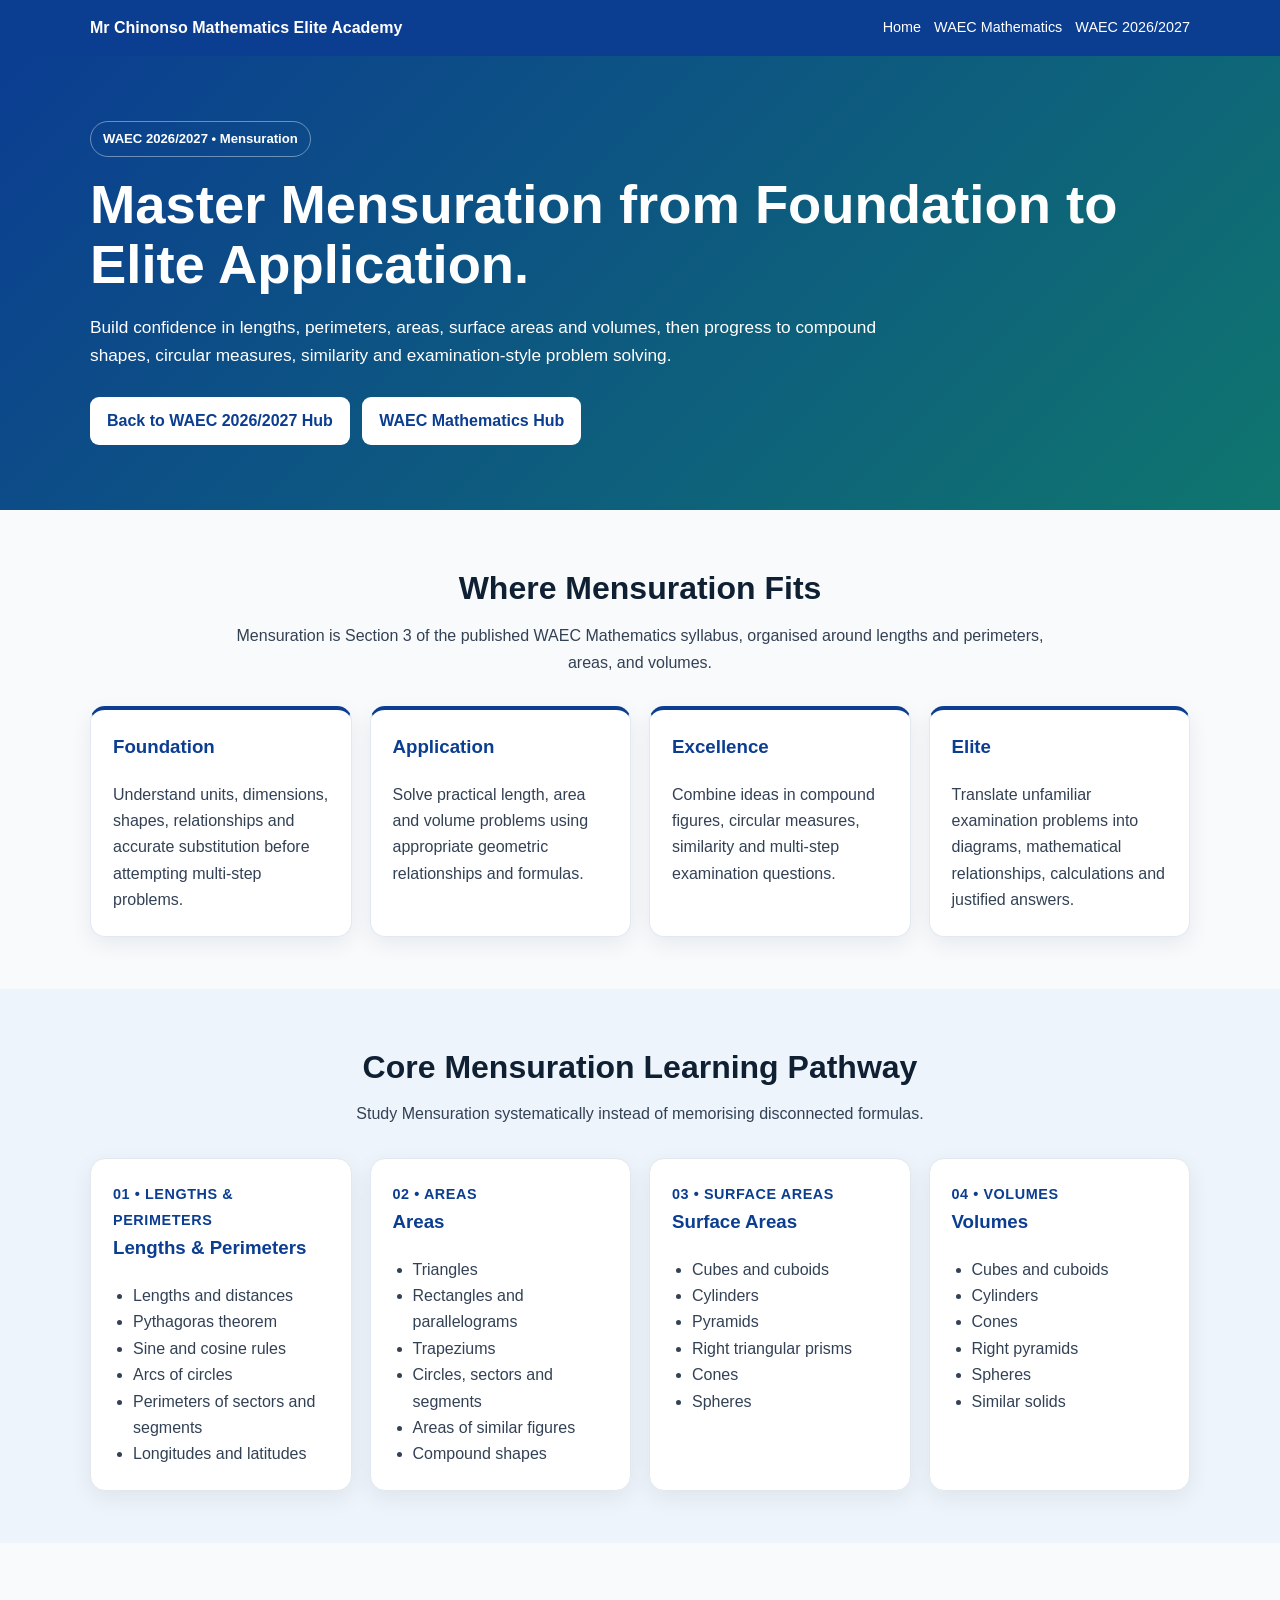
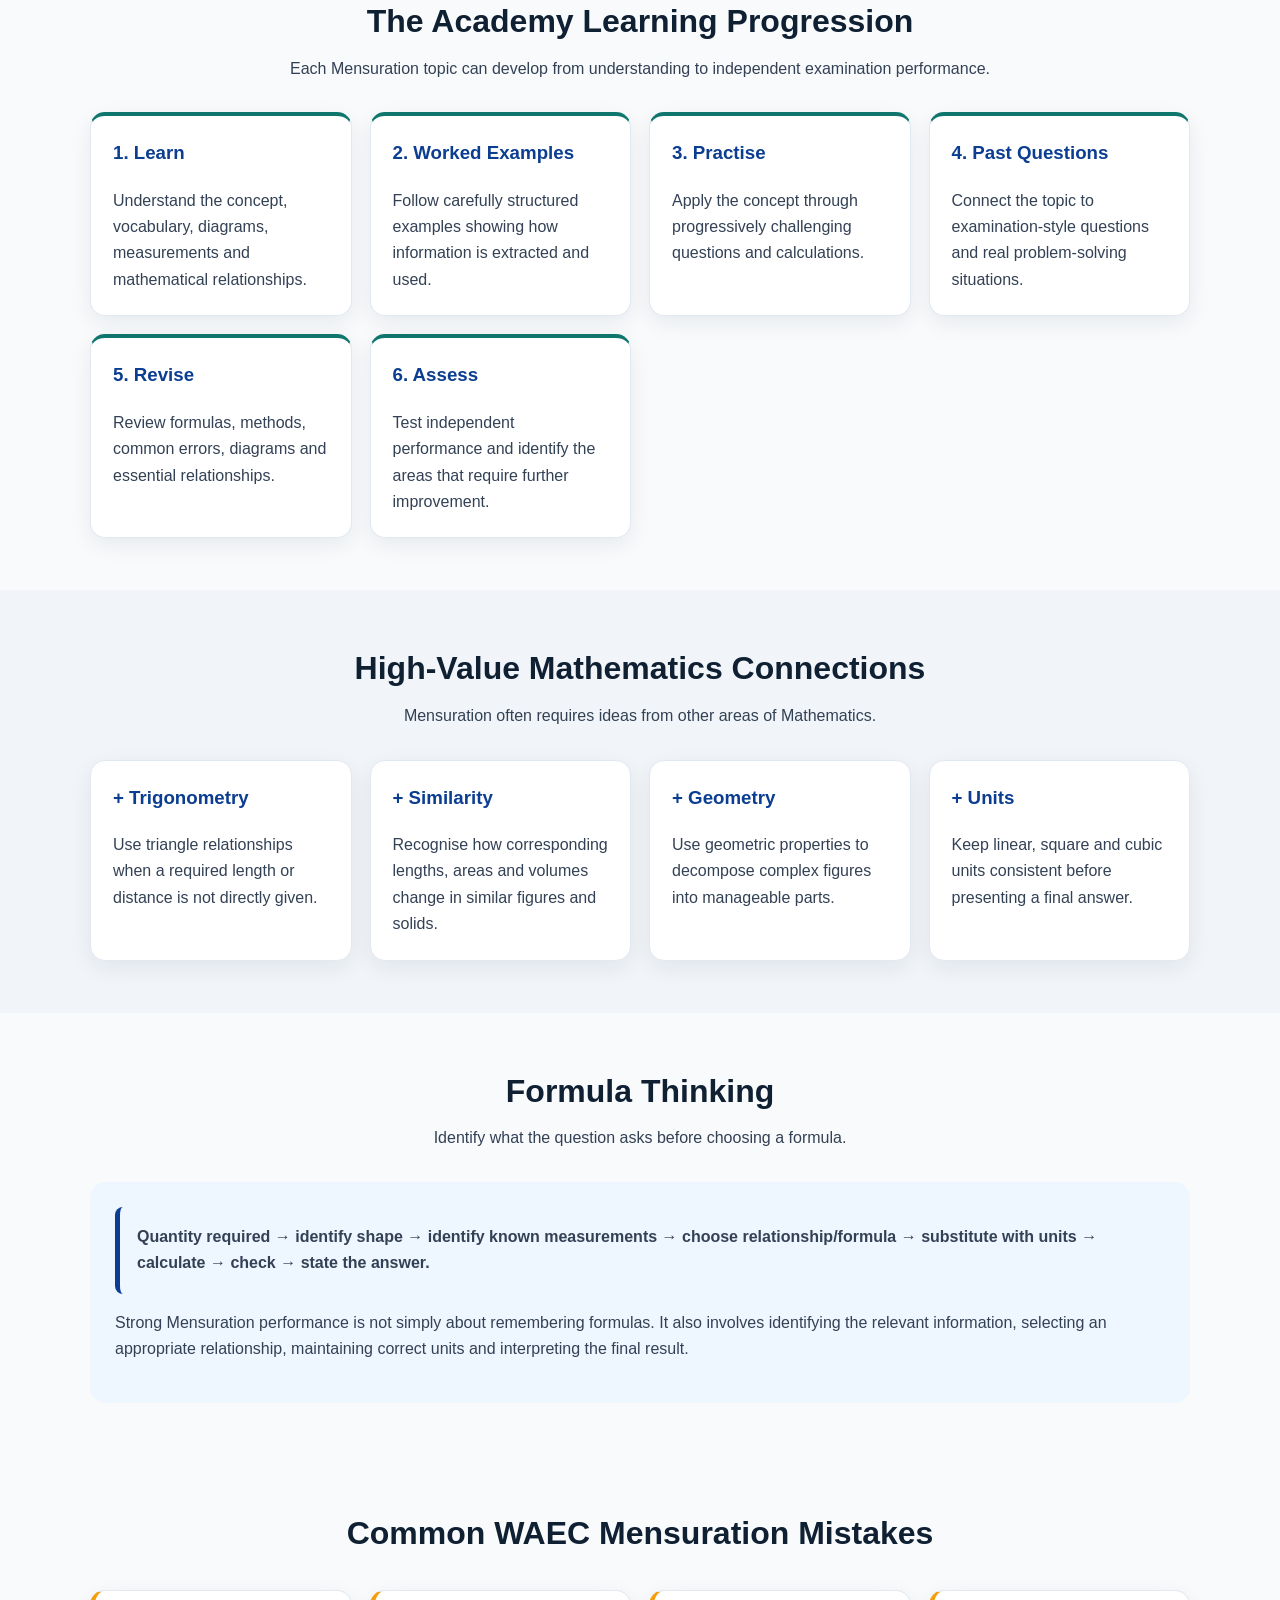
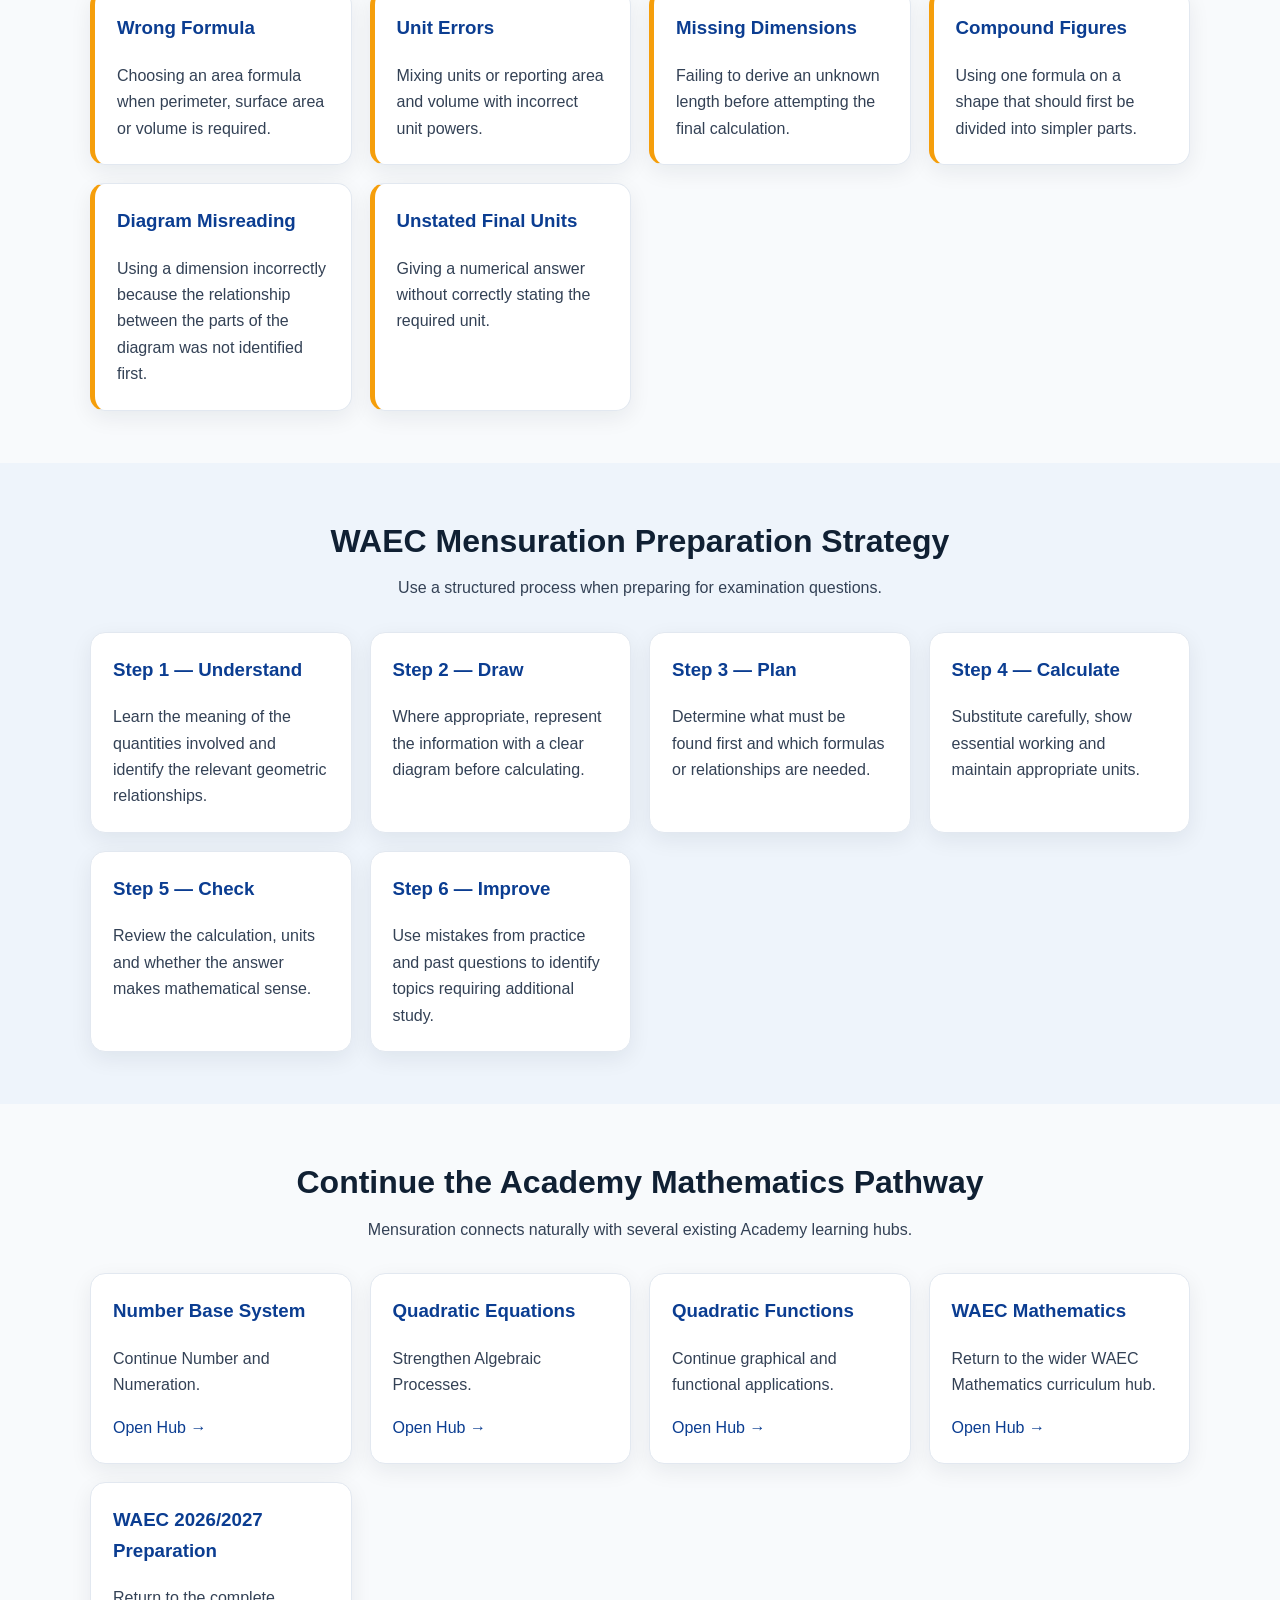
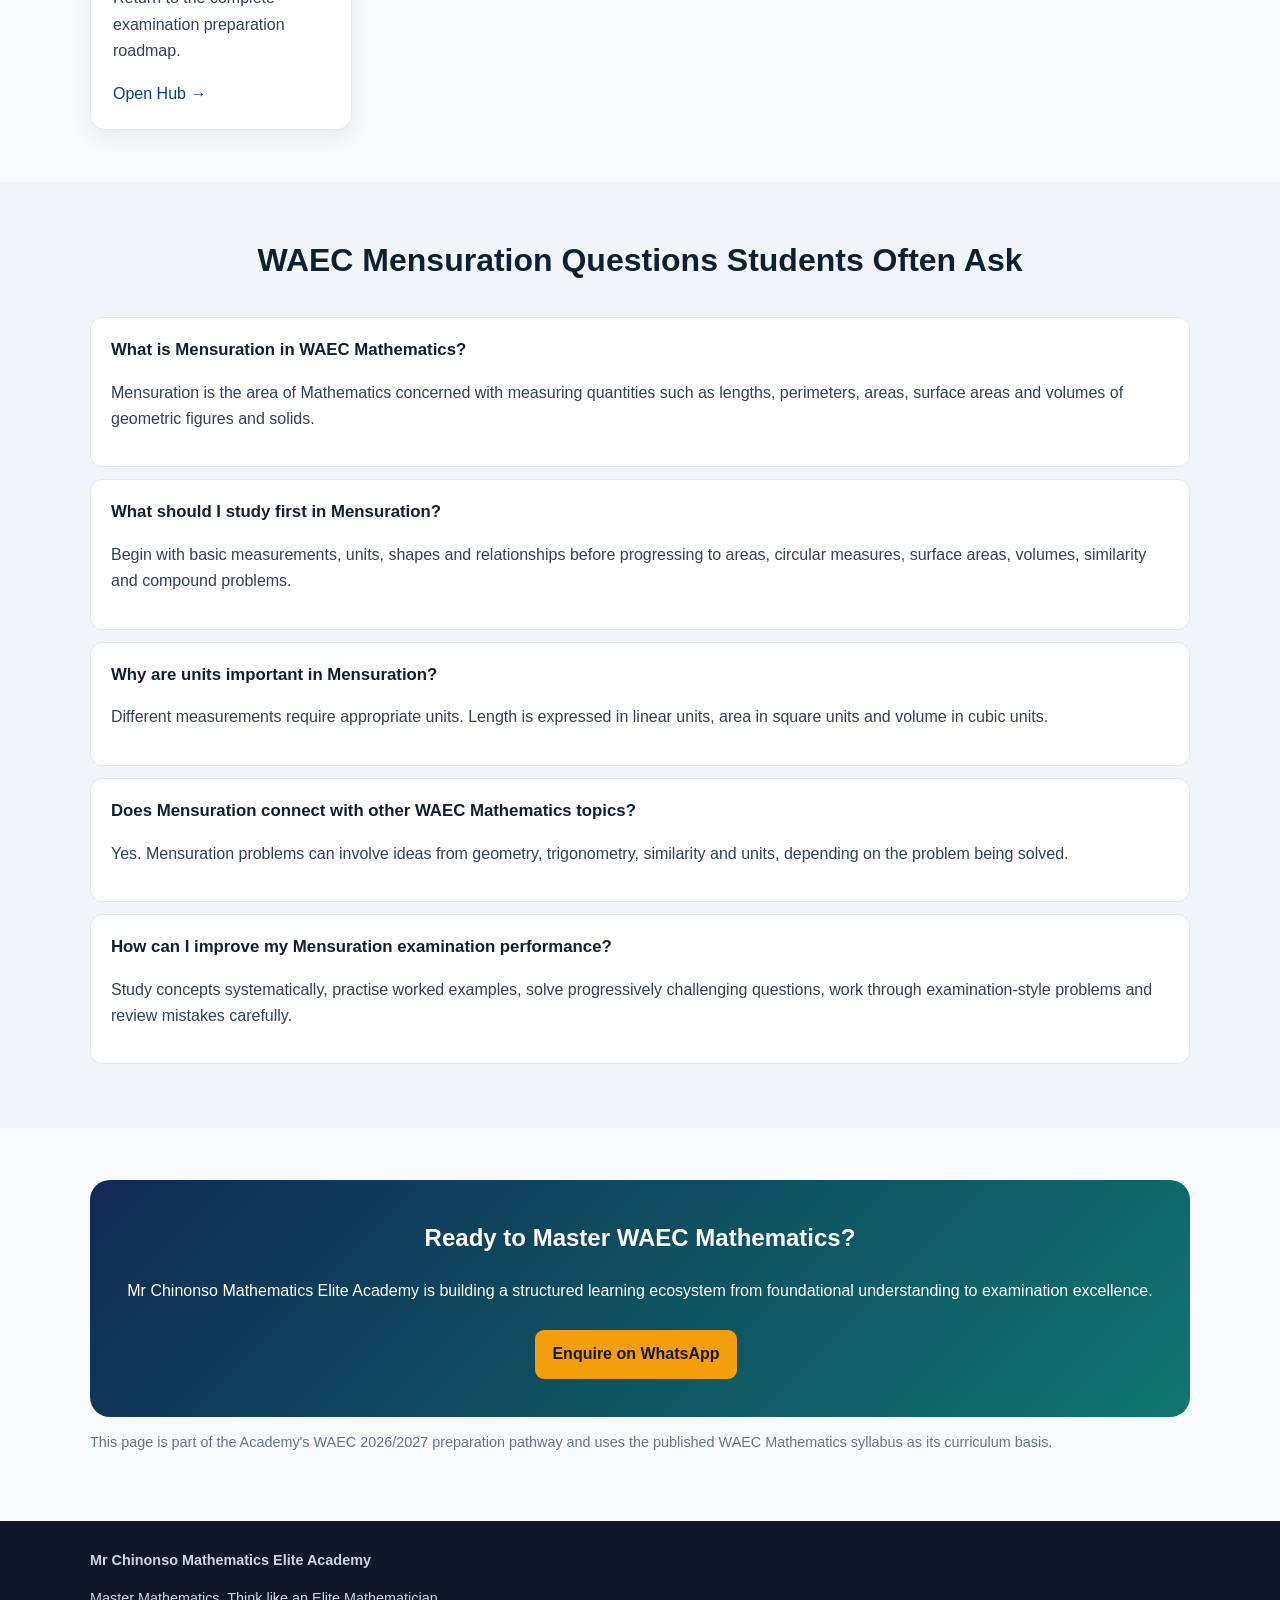
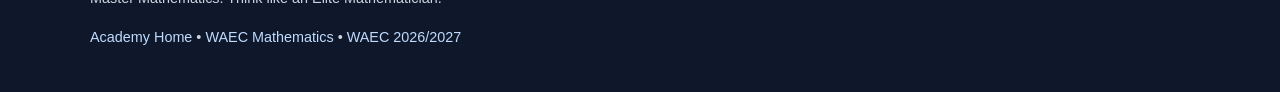
<file: mensuration.html>
<!doctype html>
<html lang="en">
<head>
<meta charset="utf-8">
<meta name="viewport" content="width=device-width,initial-scale=1">

<title>WAEC Mensuration Mastery | Mr Chinonso Mathematics Elite Academy</title>

<meta name="description" content="Master WAEC Mensuration from foundation to examination application: lengths, perimeters, areas, surface areas, volumes, circles, similarity, solids, units and problem solving.">

<meta name="robots" content="index,follow">

<link rel="canonical" href="https://mrchinonsomathsacademy.com/mensuration.html">

<meta property="og:title" content="WAEC Mensuration Mastery | Mr Chinonso Mathematics Elite Academy">
<meta property="og:description" content="A structured WAEC Mensuration learning hub covering lengths, perimeters, areas, surface areas, volumes, similarity, circular measures and examination problem solving.">
<meta property="og:type" content="website">
<meta property="og:url" content="https://mrchinonsomathsacademy.com/mensuration.html">

<style>
*{box-sizing:border-box}

html{scroll-behavior:smooth}

body{
margin:0;
font-family:Arial,sans-serif;
line-height:1.65;
color:#334155;
background:#f8fafc
}

a{
color:#0b3d91;
text-decoration:none
}

a:hover{
text-decoration:underline
}

.wrap{
width:min(1100px,92%);
margin:auto
}

header{
background:#0b3d91;
color:white;
padding:15px 0;
position:relative
}

nav{
display:flex;
justify-content:space-between;
align-items:center;
gap:15px;
flex-wrap:wrap
}

.brand{
font-weight:800;
color:white
}

.links{
display:flex;
gap:13px;
flex-wrap:wrap
}

.links a{
color:white;
font-size:.9rem
}

.hero{
background:linear-gradient(135deg,#0b3d91,#0f766e);
color:white;
padding:65px 0
}

.tag{
display:inline-block;
border:1px solid #ffffff66;
border-radius:999px;
padding:6px 12px;
font-size:.82rem;
font-weight:700
}

h1{
font-size:clamp(2rem,5vw,3.4rem);
line-height:1.1;
margin:18px 0
}

.hero p{
max-width:820px;
font-size:1.08rem
}

.btn{
display:inline-block;
background:white;
color:#0b3d91;
padding:11px 17px;
border-radius:9px;
font-weight:700;
margin:10px 8px 0 0
}

.btn:hover{
text-decoration:none;
opacity:.92
}

section{
padding:52px 0
}

.title{
text-align:center;
margin-bottom:30px
}

.title h2{
color:#102033;
font-size:2rem;
margin:0 0 8px
}

.title p{
max-width:820px;
margin:0 auto
}

.grid{
display:grid;
grid-template-columns:repeat(auto-fit,minmax(220px,1fr));
gap:18px
}

.card{
background:white;
border:1px solid #e2e8f0;
border-radius:15px;
padding:22px;
box-shadow:0 7px 22px #0f172a12
}

.card h3{
margin-top:0;
color:#0b3d91
}

.card p:last-child{
margin-bottom:0
}

.card ul{
padding-left:20px;
margin-bottom:0
}

.num{
font-weight:800;
color:#0b3d91;
font-size:.9rem;
letter-spacing:.04em
}

.formula{
background:#eef6ff;
border-left:5px solid #0b3d91;
padding:17px;
border-radius:8px;
font-weight:700
}

.mistake{
border-left:5px solid #f59e0b
}

.path{
border-top:4px solid #0b3d91
}

.resource{
border-top:4px solid #0f766e
}

.faq{
background:#fff;
border:1px solid #e2e8f0;
border-radius:12px;
padding:18px 20px;
margin-bottom:12px
}

.faq h3{
margin:0 0 7px;
color:#102033;
font-size:1.05rem
}

.highlight{
background:#eef6ff;
border-radius:16px;
padding:25px
}

.cta{
background:linear-gradient(135deg,#102a56,#0f766e);
color:white;
text-align:center;
border-radius:20px;
padding:38px 24px
}

.cta h2{
margin-top:0
}

.cta a{
background:#f59e0b;
color:#111827
}

.small{
font-size:.9rem;
color:#64748b
}

footer{
background:#0f172a;
color:#cbd5e1;
padding:28px 0;
font-size:.9rem
}

footer a{
color:#bfdbfe
}

@media(max-width:650px){
nav{
align-items:flex-start
}

.links{
gap:9px
}

.hero{
padding:48px 0
}

section{
padding:42px 0
}

.title h2{
font-size:1.65rem
}

.card{
padding:19px
}
}
</style>

<script type="application/ld+json">
{
  "@context":"https://schema.org",
  "@type":"WebPage",
  "@id":"https://mrchinonsomathsacademy.com/mensuration.html#webpage",
  "name":"WAEC Mensuration Mastery",
  "url":"https://mrchinonsomathsacademy.com/mensuration.html",
  "description":"A structured WAEC Mensuration learning hub covering lengths, perimeters, areas, surface areas, volumes, circular measures, similarity and examination problem solving.",
  "isPartOf":{
    "@type":"WebSite",
    "name":"Mr Chinonso Mathematics Elite Academy",
    "url":"https://mrchinonsomathsacademy.com/"
  },
  "about":{
    "@type":"Thing",
    "name":"Mensuration"
  }
}
</script>

<script type="application/ld+json">
{
  "@context":"https://schema.org",
  "@type":"BreadcrumbList",
  "itemListElement":[
    {
      "@type":"ListItem",
      "position":1,
      "name":"Academy Home",
      "item":"https://mrchinonsomathsacademy.com/"
    },
    {
      "@type":"ListItem",
      "position":2,
      "name":"WAEC Mathematics",
      "item":"https://mrchinonsomathsacademy.com/waec-mathematics.html"
    },
    {
      "@type":"ListItem",
      "position":3,
      "name":"Mensuration",
      "item":"https://mrchinonsomathsacademy.com/mensuration.html"
    }
  ]
}
</script>

</head>

<body>

<header>
<div class="wrap">
<nav>

<a class="brand" href="index.html">
Mr Chinonso Mathematics Elite Academy
</a>

<div class="links">
<a href="index.html">Home</a>
<a href="waec-mathematics.html">WAEC Mathematics</a>
<a href="waec-2026-2027-mathematics.html">WAEC 2026/2027</a>
</div>

</nav>
</div>
</header>


<main>

<!-- HERO -->

<section class="hero">

<div class="wrap">

<span class="tag">
WAEC 2026/2027 • Mensuration
</span>

<h1>
Master Mensuration from Foundation to Elite Application.
</h1>

<p>
Build confidence in lengths, perimeters, areas, surface areas and volumes, then progress to compound shapes, circular measures, similarity and examination-style problem solving.
</p>

<a class="btn" href="waec-2026-2027-mathematics.html">
Back to WAEC 2026/2027 Hub
</a>

<a class="btn" href="waec-mathematics.html">
WAEC Mathematics Hub
</a>

</div>

</section>


<!-- WHERE MENSURATION FITS -->

<section>

<div class="wrap">

<div class="title">

<h2>
Where Mensuration Fits
</h2>

<p>
Mensuration is Section 3 of the published WAEC Mathematics syllabus, organised around lengths and perimeters, areas, and volumes.
</p>

</div>


<div class="grid">

<div class="card path">

<h3>
Foundation
</h3>

<p>
Understand units, dimensions, shapes, relationships and accurate substitution before attempting multi-step problems.
</p>

</div>


<div class="card path">

<h3>
Application
</h3>

<p>
Solve practical length, area and volume problems using appropriate geometric relationships and formulas.
</p>

</div>


<div class="card path">

<h3>
Excellence
</h3>

<p>
Combine ideas in compound figures, circular measures, similarity and multi-step examination questions.
</p>

</div>


<div class="card path">

<h3>
Elite
</h3>

<p>
Translate unfamiliar examination problems into diagrams, mathematical relationships, calculations and justified answers.
</p>

</div>

</div>

</div>

</section>


<!-- CORE LEARNING PATHWAY -->

<section style="background:#eef4fb">

<div class="wrap">

<div class="title">

<h2>
Core Mensuration Learning Pathway
</h2>

<p>
Study Mensuration systematically instead of memorising disconnected formulas.
</p>

</div>


<div class="grid">


<div class="card">

<span class="num">
01 • LENGTHS &amp; PERIMETERS
</span>

<h3>
Lengths &amp; Perimeters
</h3>

<ul>
<li>Lengths and distances</li>
<li>Pythagoras theorem</li>
<li>Sine and cosine rules</li>
<li>Arcs of circles</li>
<li>Perimeters of sectors and segments</li>
<li>Longitudes and latitudes</li>
</ul>

</div>


<div class="card">

<span class="num">
02 • AREAS
</span>

<h3>
Areas
</h3>

<ul>
<li>Triangles</li>
<li>Rectangles and parallelograms</li>
<li>Trapeziums</li>
<li>Circles, sectors and segments</li>
<li>Areas of similar figures</li>
<li>Compound shapes</li>
</ul>

</div>


<div class="card">

<span class="num">
03 • SURFACE AREAS
</span>

<h3>
Surface Areas
</h3>

<ul>
<li>Cubes and cuboids</li>
<li>Cylinders</li>
<li>Pyramids</li>
<li>Right triangular prisms</li>
<li>Cones</li>
<li>Spheres</li>
</ul>

</div>


<div class="card">

<span class="num">
04 • VOLUMES
</span>

<h3>
Volumes
</h3>

<ul>
<li>Cubes and cuboids</li>
<li>Cylinders</li>
<li>Cones</li>
<li>Right pyramids</li>
<li>Spheres</li>
<li>Similar solids</li>
</ul>

</div>

</div>

</div>

</section>


<!-- LEARNING RESOURCE PROGRESSION -->

<section>

<div class="wrap">

<div class="title">

<h2>
The Academy Learning Progression
</h2>

<p>
Each Mensuration topic can develop from understanding to independent examination performance.
</p>

</div>


<div class="grid">

<div class="card resource">

<h3>
1. Learn
</h3>

<p>
Understand the concept, vocabulary, diagrams, measurements and mathematical relationships.
</p>

</div>


<div class="card resource">

<h3>
2. Worked Examples
</h3>

<p>
Follow carefully structured examples showing how information is extracted and used.
</p>

</div>


<div class="card resource">

<h3>
3. Practise
</h3>

<p>
Apply the concept through progressively challenging questions and calculations.
</p>

</div>


<div class="card resource">

<h3>
4. Past Questions
</h3>

<p>
Connect the topic to examination-style questions and real problem-solving situations.
</p>

</div>


<div class="card resource">

<h3>
5. Revise
</h3>

<p>
Review formulas, methods, common errors, diagrams and essential relationships.
</p>

</div>


<div class="card resource">

<h3>
6. Assess
</h3>

<p>
Test independent performance and identify the areas that require further improvement.
</p>

</div>

</div>

</div>

</section>


<!-- HIGH VALUE CONNECTIONS -->

<section style="background:#f1f5f9">

<div class="wrap">

<div class="title">

<h2>
High-Value Mathematics Connections
</h2>

<p>
Mensuration often requires ideas from other areas of Mathematics.
</p>

</div>


<div class="grid">


<div class="card">

<h3>
+ Trigonometry
</h3>

<p>
Use triangle relationships when a required length or distance is not directly given.
</p>

</div>


<div class="card">

<h3>
+ Similarity
</h3>

<p>
Recognise how corresponding lengths, areas and volumes change in similar figures and solids.
</p>

</div>


<div class="card">

<h3>
+ Geometry
</h3>

<p>
Use geometric properties to decompose complex figures into manageable parts.
</p>

</div>


<div class="card">

<h3>
+ Units
</h3>

<p>
Keep linear, square and cubic units consistent before presenting a final answer.
</p>

</div>

</div>

</div>

</section>


<!-- FORMULA THINKING -->

<section>

<div class="wrap">

<div class="title">

<h2>
Formula Thinking
</h2>

<p>
Identify what the question asks before choosing a formula.
</p>

</div>


<div class="highlight">

<div class="formula">

Quantity required
→ identify shape
→ identify known measurements
→ choose relationship/formula
→ substitute with units
→ calculate
→ check
→ state the answer.

</div>

<p>
Strong Mensuration performance is not simply about remembering formulas. It also involves identifying the relevant information, selecting an appropriate relationship, maintaining correct units and interpreting the final result.
</p>

</div>

</div>

</section>


<!-- COMMON MISTAKES -->

<section>

<div class="wrap">

<div class="title">

<h2>
Common WAEC Mensuration Mistakes
</h2>

</div>


<div class="grid">


<div class="card mistake">

<h3>
Wrong Formula
</h3>

<p>
Choosing an area formula when perimeter, surface area or volume is required.
</p>

</div>


<div class="card mistake">

<h3>
Unit Errors
</h3>

<p>
Mixing units or reporting area and volume with incorrect unit powers.
</p>

</div>


<div class="card mistake">

<h3>
Missing Dimensions
</h3>

<p>
Failing to derive an unknown length before attempting the final calculation.
</p>

</div>


<div class="card mistake">

<h3>
Compound Figures
</h3>

<p>
Using one formula on a shape that should first be divided into simpler parts.
</p>

</div>


<div class="card mistake">

<h3>
Diagram Misreading
</h3>

<p>
Using a dimension incorrectly because the relationship between the parts of the diagram was not identified first.
</p>

</div>


<div class="card mistake">

<h3>
Unstated Final Units
</h3>

<p>
Giving a numerical answer without correctly stating the required unit.
</p>

</div>

</div>

</div>

</section>


<!-- WAEC PREPARATION STRATEGY -->

<section style="background:#eef4fb">

<div class="wrap">

<div class="title">

<h2>
WAEC Mensuration Preparation Strategy
</h2>

<p>
Use a structured process when preparing for examination questions.
</p>

</div>


<div class="grid">


<div class="card">

<h3>
Step 1 — Understand
</h3>

<p>
Learn the meaning of the quantities involved and identify the relevant geometric relationships.
</p>

</div>


<div class="card">

<h3>
Step 2 — Draw
</h3>

<p>
Where appropriate, represent the information with a clear diagram before calculating.
</p>

</div>


<div class="card">

<h3>
Step 3 — Plan
</h3>

<p>
Determine what must be found first and which formulas or relationships are needed.
</p>

</div>


<div class="card">

<h3>
Step 4 — Calculate
</h3>

<p>
Substitute carefully, show essential working and maintain appropriate units.
</p>

</div>


<div class="card">

<h3>
Step 5 — Check
</h3>

<p>
Review the calculation, units and whether the answer makes mathematical sense.
</p>

</div>


<div class="card">

<h3>
Step 6 — Improve
</h3>

<p>
Use mistakes from practice and past questions to identify topics requiring additional study.
</p>

</div>

</div>

</div>

</section>


<!-- CONTINUE PATHWAY -->

<section>

<div class="wrap">

<div class="title">

<h2>
Continue the Academy Mathematics Pathway
</h2>

<p>
Mensuration connects naturally with several existing Academy learning hubs.
</p>

</div>


<div class="grid">


<div class="card">

<h3>
Number Base System
</h3>

<p>
Continue Number and Numeration.
</p>

<a href="number-base-system.html">
Open Hub →
</a>

</div>


<div class="card">

<h3>
Quadratic Equations
</h3>

<p>
Strengthen Algebraic Processes.
</p>

<a href="quadratic-equations.html">
Open Hub →
</a>

</div>


<div class="card">

<h3>
Quadratic Functions
</h3>

<p>
Continue graphical and functional applications.
</p>

<a href="quadratic-functions.html">
Open Hub →
</a>

</div>


<div class="card">

<h3>
WAEC Mathematics
</h3>

<p>
Return to the wider WAEC Mathematics curriculum hub.
</p>

<a href="waec-mathematics.html">
Open Hub →
</a>

</div>


<div class="card">

<h3>
WAEC 2026/2027 Preparation
</h3>

<p>
Return to the complete examination preparation roadmap.
</p>

<a href="waec-2026-2027-mathematics.html">
Open Hub →
</a>

</div>

</div>

</div>

</section>


<!-- FAQ -->

<section style="background:#f1f5f9">

<div class="wrap">

<div class="title">

<h2>
WAEC Mensuration Questions Students Often Ask
</h2>

</div>


<div class="faq">

<h3>
What is Mensuration in WAEC Mathematics?
</h3>

<p>
Mensuration is the area of Mathematics concerned with measuring quantities such as lengths, perimeters, areas, surface areas and volumes of geometric figures and solids.
</p>

</div>


<div class="faq">

<h3>
What should I study first in Mensuration?
</h3>

<p>
Begin with basic measurements, units, shapes and relationships before progressing to areas, circular measures, surface areas, volumes, similarity and compound problems.
</p>

</div>


<div class="faq">

<h3>
Why are units important in Mensuration?
</h3>

<p>
Different measurements require appropriate units. Length is expressed in linear units, area in square units and volume in cubic units.
</p>

</div>


<div class="faq">

<h3>
Does Mensuration connect with other WAEC Mathematics topics?
</h3>

<p>
Yes. Mensuration problems can involve ideas from geometry, trigonometry, similarity and units, depending on the problem being solved.
</p>

</div>


<div class="faq">

<h3>
How can I improve my Mensuration examination performance?
</h3>

<p>
Study concepts systematically, practise worked examples, solve progressively challenging questions, work through examination-style problems and review mistakes carefully.
</p>

</div>

</div>

</section>


<!-- CTA -->

<section>

<div class="wrap">

<div class="cta">

<h2>
Ready to Master WAEC Mathematics?
</h2>

<p>
Mr Chinonso Mathematics Elite Academy is building a structured learning ecosystem from foundational understanding to examination excellence.
</p>

<a class="btn" href="https://wa.me/2348063357348">
Enquire on WhatsApp
</a>

</div>


<p class="small">
This page is part of the Academy's WAEC 2026/2027 preparation pathway and uses the published WAEC Mathematics syllabus as its curriculum basis.
</p>

</div>

</section>

</main>


<footer>

<div class="wrap">

<strong>
Mr Chinonso Mathematics Elite Academy
</strong>

<p>
Master Mathematics. Think like an Elite Mathematician.
</p>

<p>
<a href="index.html">Academy Home</a> •
<a href="waec-mathematics.html">WAEC Mathematics</a> •
<a href="waec-2026-2027-mathematics.html">WAEC 2026/2027</a>
</p>

</div>

</footer>


</body>
</html>
</file>
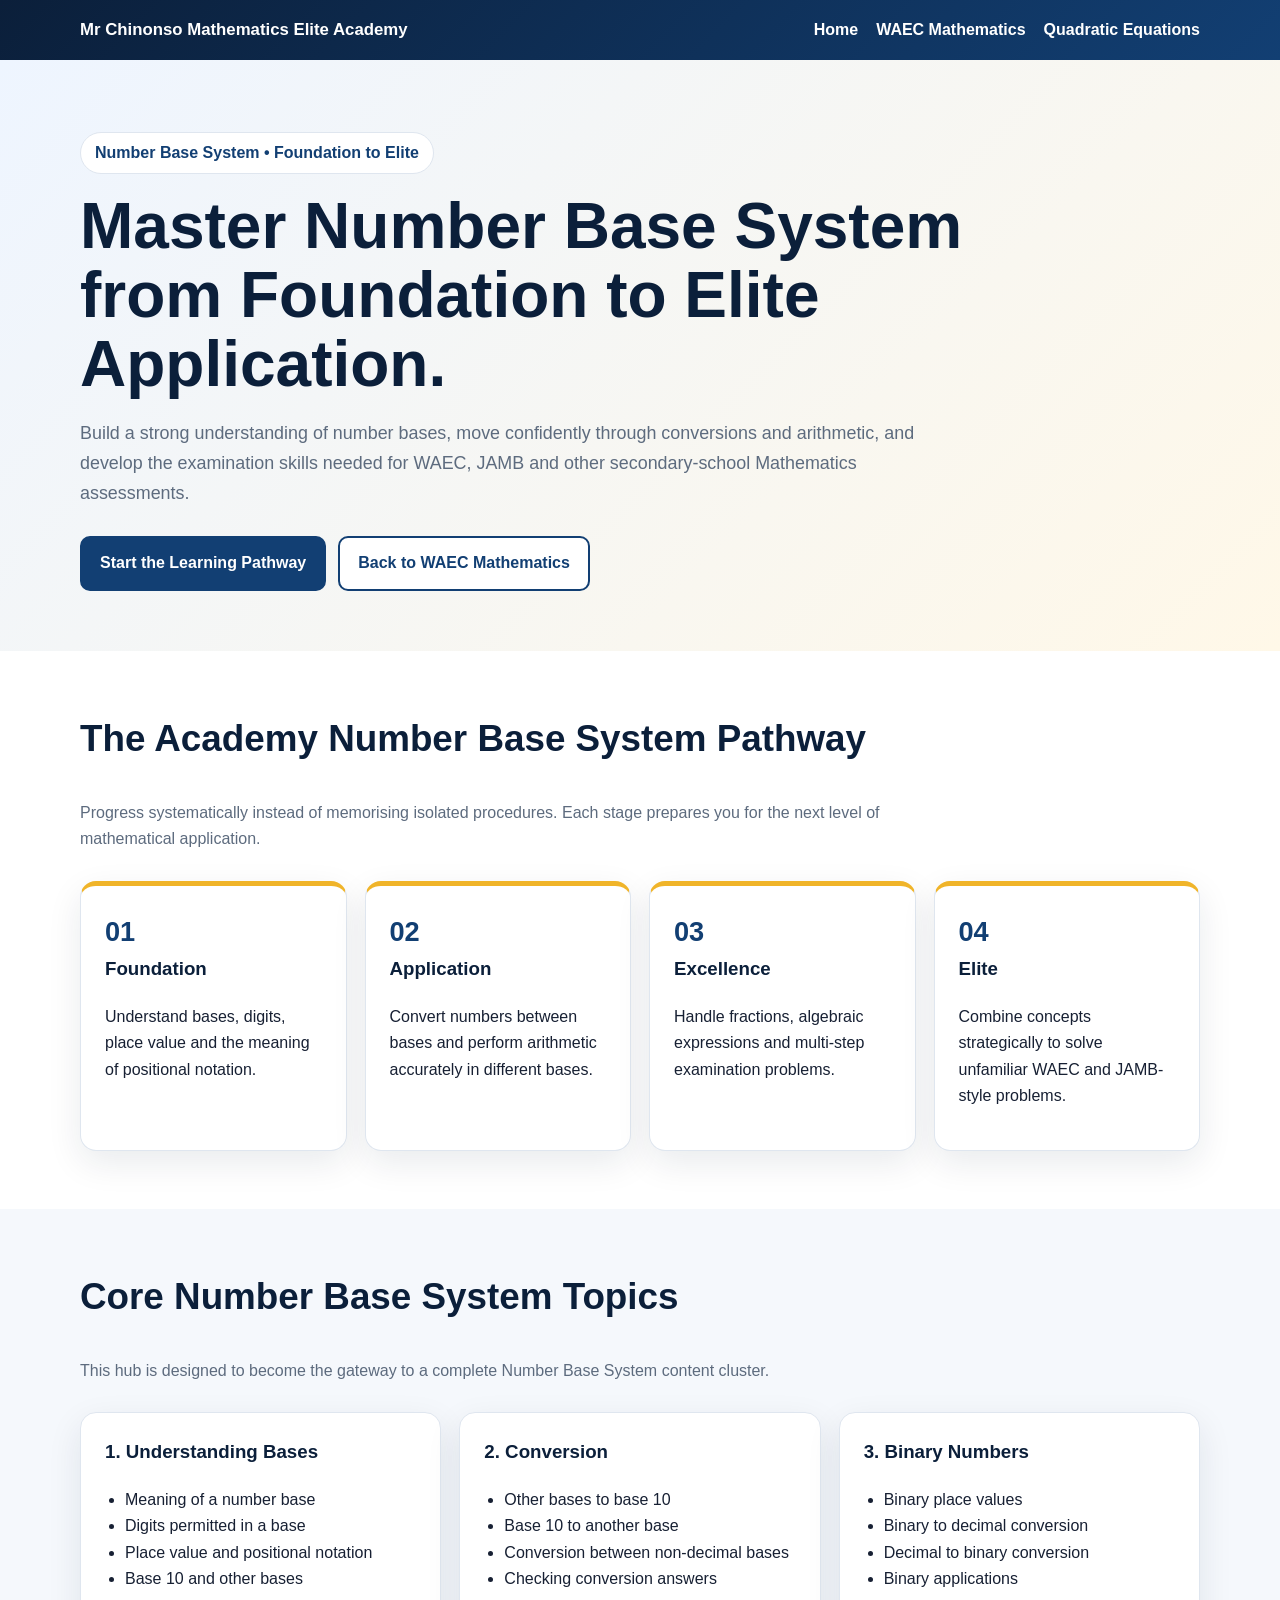
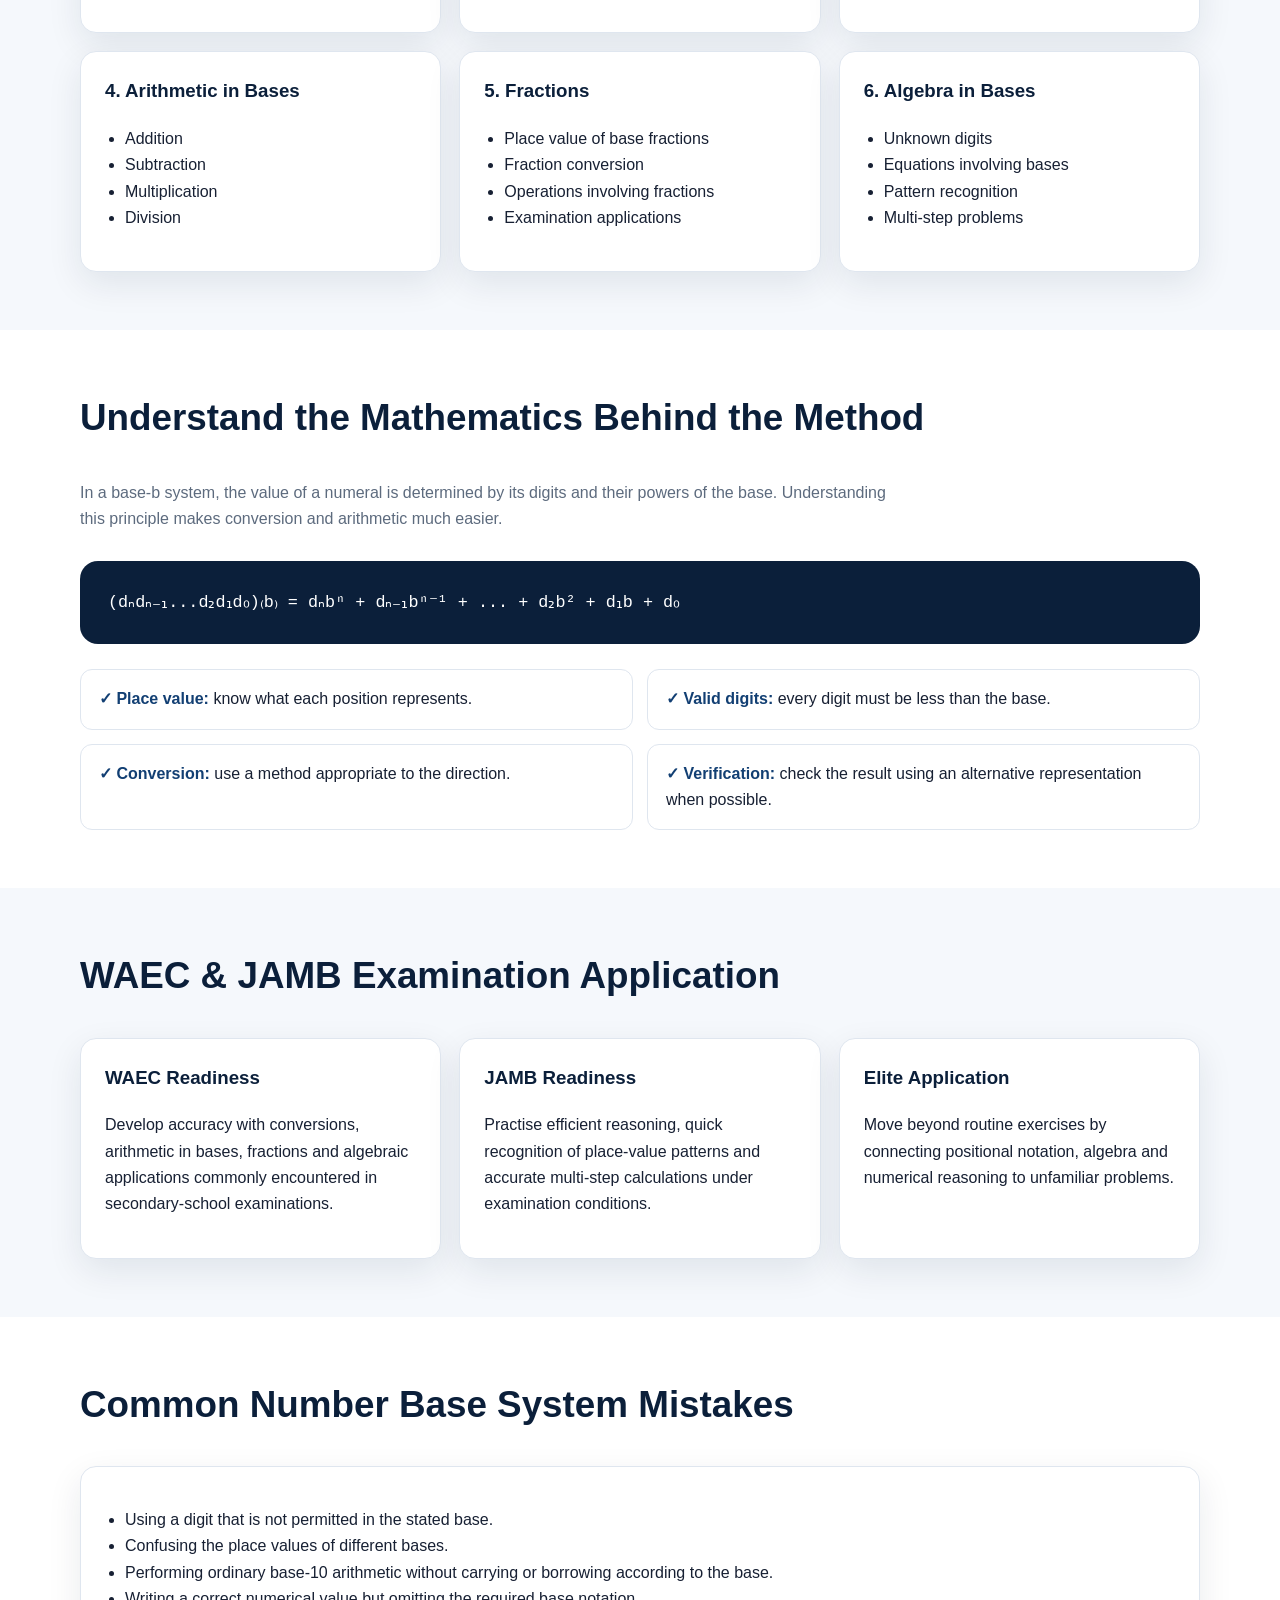
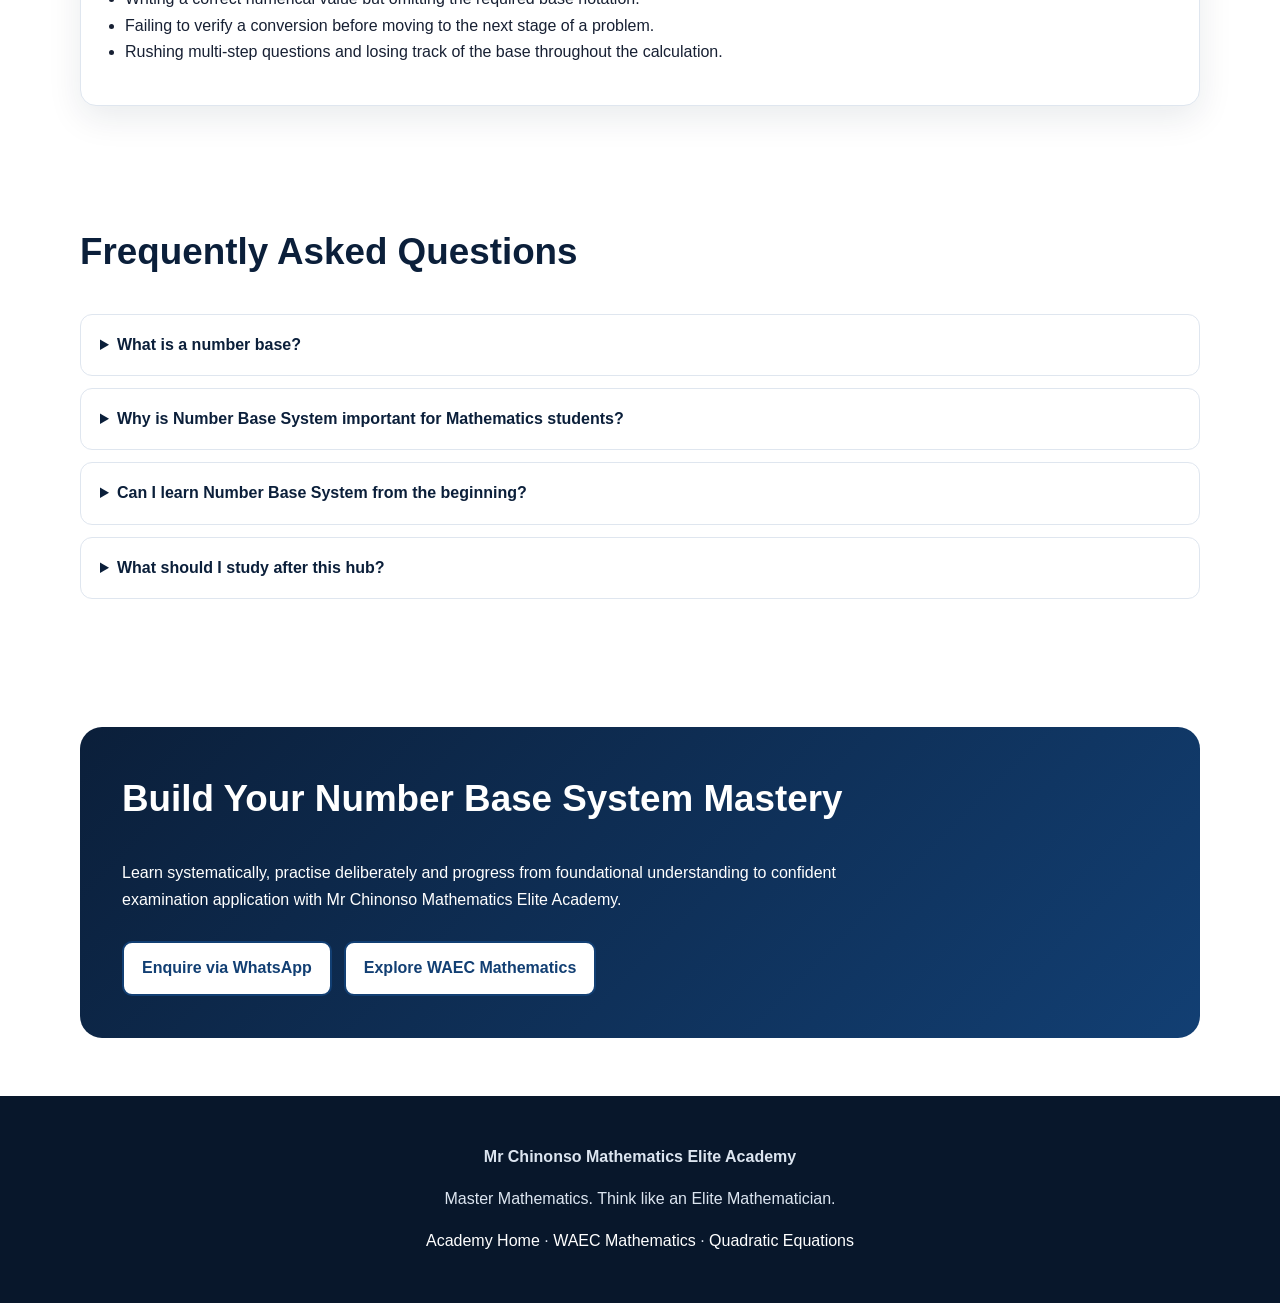
<file: number-base-system.html>
<!DOCTYPE html>
<html lang="en">
<head>
<meta charset="UTF-8">
<meta name="viewport" content="width=device-width, initial-scale=1.0">
<title>Number Base System Mastery | WAEC & JAMB Mathematics | Mr Chinonso Mathematics Elite Academy</title>
<meta name="description" content="Master Number Base System from foundation to elite application: place value, conversions, binary numbers, arithmetic in different bases, fractions, algebra, WAEC and JAMB examination applications.">
<meta name="robots" content="index, follow">
<link rel="canonical" href="https://mrchinonsomathsacademy.com/number-base-system.html">
<meta property="og:type" content="website">
<meta property="og:title" content="Number Base System Mastery | Mr Chinonso Mathematics Elite Academy">
<meta property="og:description" content="A structured Number Base System learning pathway from foundational concepts to WAEC and JAMB examination mastery.">
<meta property="og:url" content="https://mrchinonsomathsacademy.com/number-base-system.html">
<meta property="og:site_name" content="Mr Chinonso Mathematics Elite Academy">

<style>
:root{--navy:#0b1f3a;--blue:#123f73;--gold:#f0b429;--light:#f5f8fc;--text:#172033;--muted:#5d6b7e;--border:#dfe6ef}
*{box-sizing:border-box}html{scroll-behavior:smooth}body{margin:0;font-family:Arial,Helvetica,sans-serif;color:var(--text);line-height:1.65}a{color:var(--blue);text-decoration:none}.container{width:min(1120px,92%);margin:auto}
header{background:linear-gradient(135deg,var(--navy),var(--blue));color:#fff;padding:16px 0}.nav{display:flex;justify-content:space-between;align-items:center;gap:20px;flex-wrap:wrap}.brand{font-weight:800;font-size:1.05rem}nav a{color:#fff;margin-left:18px;font-weight:600}
.hero{background:linear-gradient(135deg,#eef5ff,#fff8e8);padding:72px 0 60px}.eyebrow{display:inline-block;background:#fff;border:1px solid var(--border);border-radius:999px;padding:7px 14px;font-weight:700;color:var(--blue);margin-bottom:18px}
h1{font-size:clamp(2.1rem,5vw,4rem);line-height:1.08;margin:0 0 20px;color:var(--navy);max-width:900px}h2{color:var(--navy);font-size:clamp(1.6rem,3vw,2.3rem);margin-top:0}h3{color:var(--navy);margin-top:0}.hero p{font-size:1.12rem;max-width:850px;color:var(--muted)}
.buttons{display:flex;gap:12px;flex-wrap:wrap;margin-top:28px}.btn{display:inline-block;padding:12px 18px;border-radius:10px;font-weight:800;border:2px solid var(--blue)}.btn.primary{background:var(--blue);color:#fff}.btn.secondary{background:#fff;color:var(--blue)}
section{padding:58px 0}.section-intro{max-width:820px;color:var(--muted)}.grid{display:grid;grid-template-columns:repeat(4,1fr);gap:18px;margin-top:28px}.grid.three{grid-template-columns:repeat(3,1fr)}
.card{background:#fff;border:1px solid var(--border);border-radius:16px;padding:24px;box-shadow:0 12px 35px rgba(11,31,58,.09)}.level{border-top:5px solid var(--gold)}.number{font-size:1.7rem;font-weight:900;color:var(--blue)}
.topics{background:var(--light)}.topic-card ul,.mistakes ul{padding-left:20px}.formula{background:var(--navy);color:#fff;border-radius:18px;padding:28px;margin-top:28px;overflow:auto}.formula code{font-size:1.05rem;color:#fff}
.checklist{display:grid;grid-template-columns:repeat(2,1fr);gap:14px;margin-top:25px}.check{padding:16px 18px;border:1px solid var(--border);border-radius:12px;background:#fff}.check strong{color:var(--blue)}
.cta{background:linear-gradient(135deg,var(--navy),var(--blue));color:#fff;border-radius:22px;padding:42px}.cta h2{color:#fff}.cta p{max-width:800px}
.faq details{border:1px solid var(--border);border-radius:12px;padding:17px 19px;margin:12px 0;background:#fff}.faq summary{font-weight:800;cursor:pointer;color:var(--navy)}
footer{background:#08172b;color:#dce5f0;padding:32px 0;text-align:center}footer a{color:#fff}
@media(max-width:850px){.grid,.grid.three{grid-template-columns:repeat(2,1fr)}}@media(max-width:600px){.hero{padding:52px 0 45px}nav a{margin-left:0;margin-right:14px;display:inline-block;margin-top:8px}section{padding:45px 0}.grid,.grid.three,.checklist{grid-template-columns:1fr}.cta{padding:28px 22px}}
</style>

<script type="application/ld+json">
{"@context":"https://schema.org","@type":"WebPage","@id":"https://mrchinonsomathsacademy.com/number-base-system.html#webpage","url":"https://mrchinonsomathsacademy.com/number-base-system.html","name":"Number Base System Mastery | WAEC & JAMB Mathematics","description":"Structured Number Base System learning from foundational concepts to examination and elite application.","isPartOf":{"@type":"WebSite","name":"Mr Chinonso Mathematics Elite Academy","url":"https://mrchinonsomathsacademy.com/"},"about":{"@type":"Thing","name":"Number Base System"}}
</script>
<script type="application/ld+json">
{"@context":"https://schema.org","@type":"BreadcrumbList","itemListElement":[{"@type":"ListItem","position":1,"name":"Academy Home","item":"https://mrchinonsomathsacademy.com/"},{"@type":"ListItem","position":2,"name":"WAEC Mathematics","item":"https://mrchinonsomathsacademy.com/waec-mathematics.html"},{"@type":"ListItem","position":3,"name":"Number Base System","item":"https://mrchinonsomathsacademy.com/number-base-system.html"}]}
</script>
</head>

<body>
<header><div class="container nav"><div class="brand">Mr Chinonso Mathematics Elite Academy</div><nav aria-label="Main navigation"><a href="/">Home</a><a href="/waec-mathematics.html">WAEC Mathematics</a><a href="/quadratic-equations.html">Quadratic Equations</a></nav></div></header>

<main>
<section class="hero"><div class="container">
<span class="eyebrow">Number Base System • Foundation to Elite</span>
<h1>Master Number Base System from Foundation to Elite Application.</h1>
<p>Build a strong understanding of number bases, move confidently through conversions and arithmetic, and develop the examination skills needed for WAEC, JAMB and other secondary-school Mathematics assessments.</p>
<div class="buttons"><a class="btn primary" href="#learning-pathway">Start the Learning Pathway</a><a class="btn secondary" href="/waec-mathematics.html">Back to WAEC Mathematics</a></div>
</div></section>

<section id="learning-pathway"><div class="container">
<h2>The Academy Number Base System Pathway</h2>
<p class="section-intro">Progress systematically instead of memorising isolated procedures. Each stage prepares you for the next level of mathematical application.</p>
<div class="grid">
<article class="card level"><div class="number">01</div><h3>Foundation</h3><p>Understand bases, digits, place value and the meaning of positional notation.</p></article>
<article class="card level"><div class="number">02</div><h3>Application</h3><p>Convert numbers between bases and perform arithmetic accurately in different bases.</p></article>
<article class="card level"><div class="number">03</div><h3>Excellence</h3><p>Handle fractions, algebraic expressions and multi-step examination problems.</p></article>
<article class="card level"><div class="number">04</div><h3>Elite</h3><p>Combine concepts strategically to solve unfamiliar WAEC and JAMB-style problems.</p></article>
</div></div></section>

<section class="topics"><div class="container">
<h2>Core Number Base System Topics</h2><p class="section-intro">This hub is designed to become the gateway to a complete Number Base System content cluster.</p>
<div class="grid three">
<article class="card topic-card"><h3>1. Understanding Bases</h3><ul><li>Meaning of a number base</li><li>Digits permitted in a base</li><li>Place value and positional notation</li><li>Base 10 and other bases</li></ul></article>
<article class="card topic-card"><h3>2. Conversion</h3><ul><li>Other bases to base 10</li><li>Base 10 to another base</li><li>Conversion between non-decimal bases</li><li>Checking conversion answers</li></ul></article>
<article class="card topic-card"><h3>3. Binary Numbers</h3><ul><li>Binary place values</li><li>Binary to decimal conversion</li><li>Decimal to binary conversion</li><li>Binary applications</li></ul></article>
<article class="card topic-card"><h3>4. Arithmetic in Bases</h3><ul><li>Addition</li><li>Subtraction</li><li>Multiplication</li><li>Division</li></ul></article>
<article class="card topic-card"><h3>5. Fractions</h3><ul><li>Place value of base fractions</li><li>Fraction conversion</li><li>Operations involving fractions</li><li>Examination applications</li></ul></article>
<article class="card topic-card"><h3>6. Algebra in Bases</h3><ul><li>Unknown digits</li><li>Equations involving bases</li><li>Pattern recognition</li><li>Multi-step problems</li></ul></article>
</div></div></section>

<section><div class="container">
<h2>Understand the Mathematics Behind the Method</h2>
<p class="section-intro">In a base-b system, the value of a numeral is determined by its digits and their powers of the base. Understanding this principle makes conversion and arithmetic much easier.</p>
<div class="formula"><code>(dₙdₙ₋₁...d₂d₁d₀)₍b₎ = dₙbⁿ + dₙ₋₁bⁿ⁻¹ + ... + d₂b² + d₁b + d₀</code></div>
<div class="checklist">
<div class="check"><strong>✓ Place value:</strong> know what each position represents.</div>
<div class="check"><strong>✓ Valid digits:</strong> every digit must be less than the base.</div>
<div class="check"><strong>✓ Conversion:</strong> use a method appropriate to the direction.</div>
<div class="check"><strong>✓ Verification:</strong> check the result using an alternative representation when possible.</div>
</div></div></section>

<section class="topics"><div class="container">
<h2>WAEC & JAMB Examination Application</h2>
<div class="grid three">
<article class="card"><h3>WAEC Readiness</h3><p>Develop accuracy with conversions, arithmetic in bases, fractions and algebraic applications commonly encountered in secondary-school examinations.</p></article>
<article class="card"><h3>JAMB Readiness</h3><p>Practise efficient reasoning, quick recognition of place-value patterns and accurate multi-step calculations under examination conditions.</p></article>
<article class="card"><h3>Elite Application</h3><p>Move beyond routine exercises by connecting positional notation, algebra and numerical reasoning to unfamiliar problems.</p></article>
</div></div></section>

<section class="mistakes"><div class="container">
<h2>Common Number Base System Mistakes</h2><div class="card"><ul>
<li>Using a digit that is not permitted in the stated base.</li>
<li>Confusing the place values of different bases.</li>
<li>Performing ordinary base-10 arithmetic without carrying or borrowing according to the base.</li>
<li>Writing a correct numerical value but omitting the required base notation.</li>
<li>Failing to verify a conversion before moving to the next stage of a problem.</li>
<li>Rushing multi-step questions and losing track of the base throughout the calculation.</li>
</ul></div></div></section>

<section class="faq"><div class="container">
<h2>Frequently Asked Questions</h2>
<details><summary>What is a number base?</summary><p>A number base is the system used to represent numbers according to a fixed number of symbols and positional powers. Base 10 is the familiar decimal system, while bases such as 2, 5, 8 and 16 use different positional structures.</p></details>
<details><summary>Why is Number Base System important for Mathematics students?</summary><p>It develops understanding of place value, positional notation, conversion and numerical reasoning, while also preparing students for examination questions that involve different bases.</p></details>
<details><summary>Can I learn Number Base System from the beginning?</summary><p>Yes. The Academy pathway begins with foundational concepts before progressing to conversion, arithmetic, fractions, algebra and examination application.</p></details>
<details><summary>What should I study after this hub?</summary><p>Continue with focused lessons on conversion, arithmetic in different bases, algebraic applications and examination-style practice. These resources will be developed as part of the Academy's expanding Mathematics learning ecosystem.</p></details>
</div></section>

<section><div class="container"><div class="cta">
<h2>Build Your Number Base System Mastery</h2>
<p>Learn systematically, practise deliberately and progress from foundational understanding to confident examination application with Mr Chinonso Mathematics Elite Academy.</p>
<div class="buttons"><a class="btn secondary" href="https://wa.me/2348063357348">Enquire via WhatsApp</a><a class="btn secondary" href="/waec-mathematics.html">Explore WAEC Mathematics</a></div>
</div></div></section>
</main>

<footer><div class="container"><p><strong>Mr Chinonso Mathematics Elite Academy</strong></p><p>Master Mathematics. Think like an Elite Mathematician.</p><p><a href="/">Academy Home</a> · <a href="/waec-mathematics.html">WAEC Mathematics</a> · <a href="/quadratic-equations.html">Quadratic Equations</a></p></div></footer>
</body>
</html>
</file>
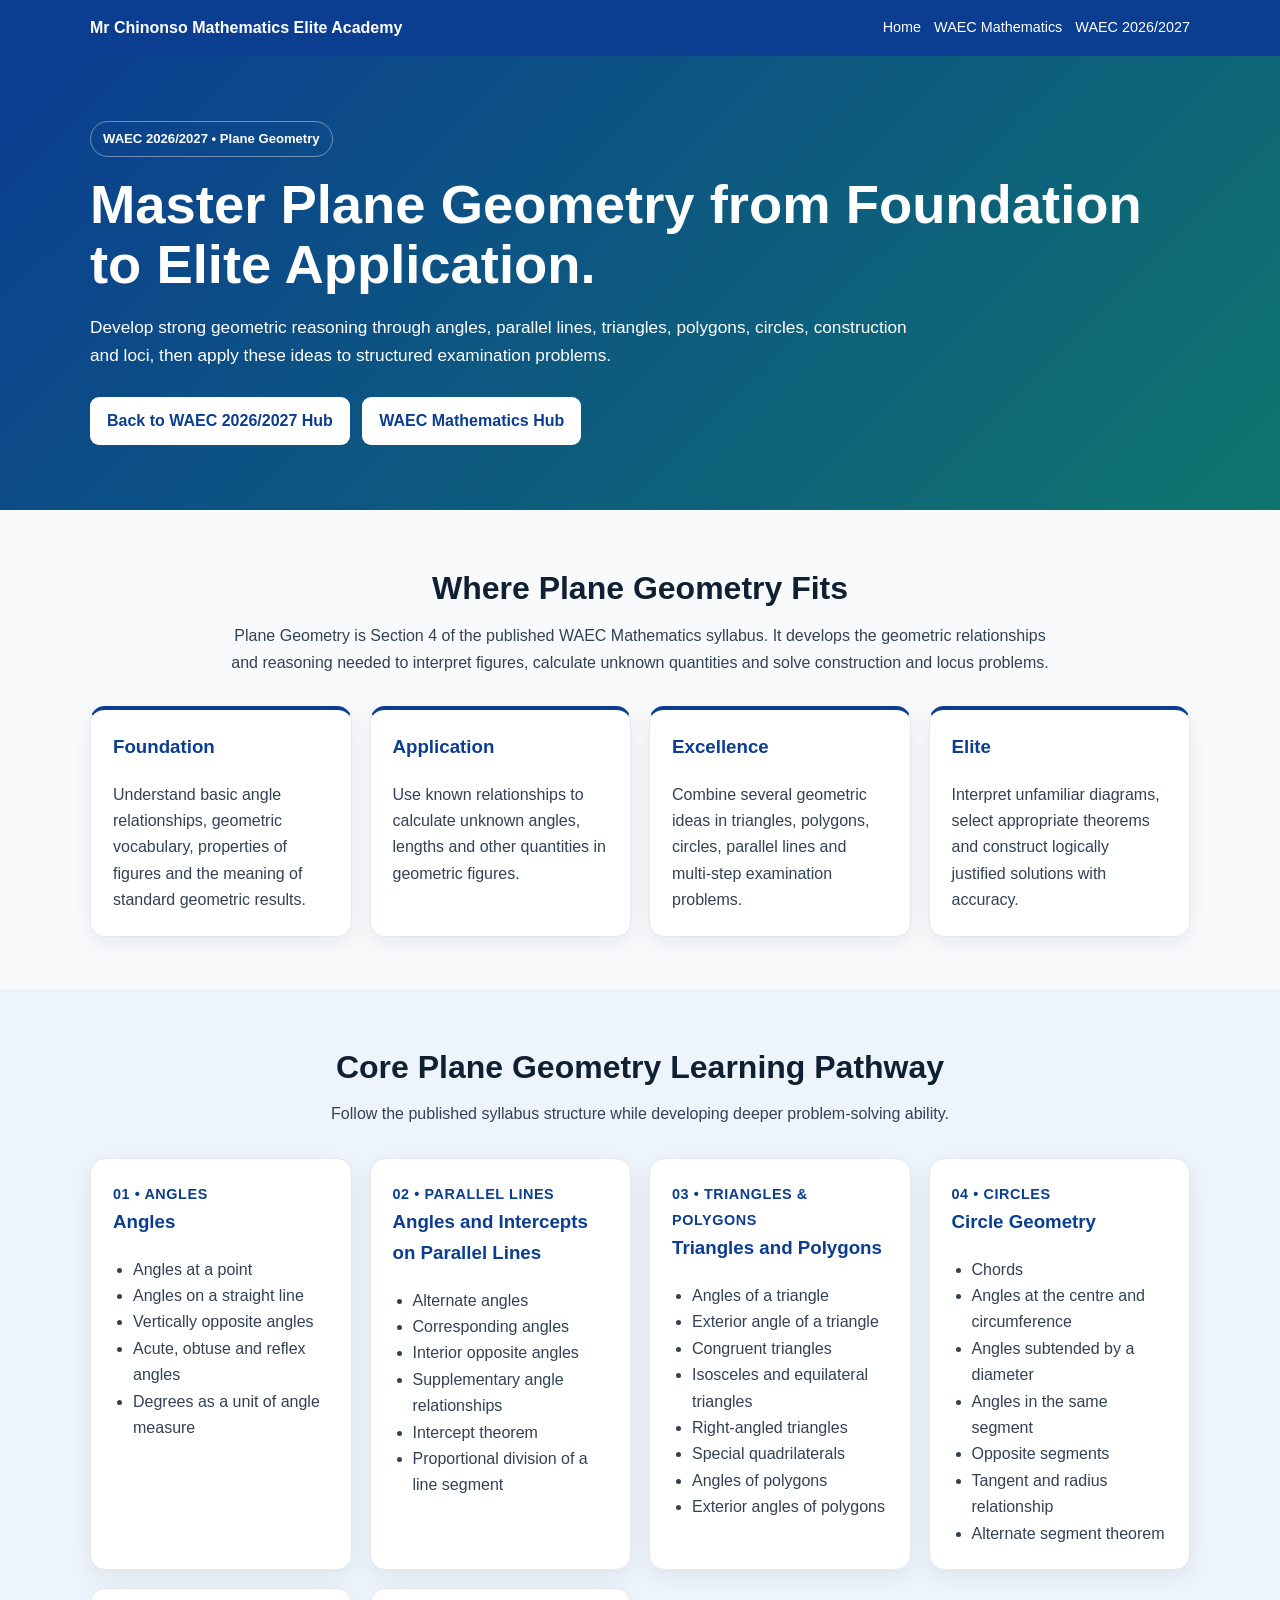
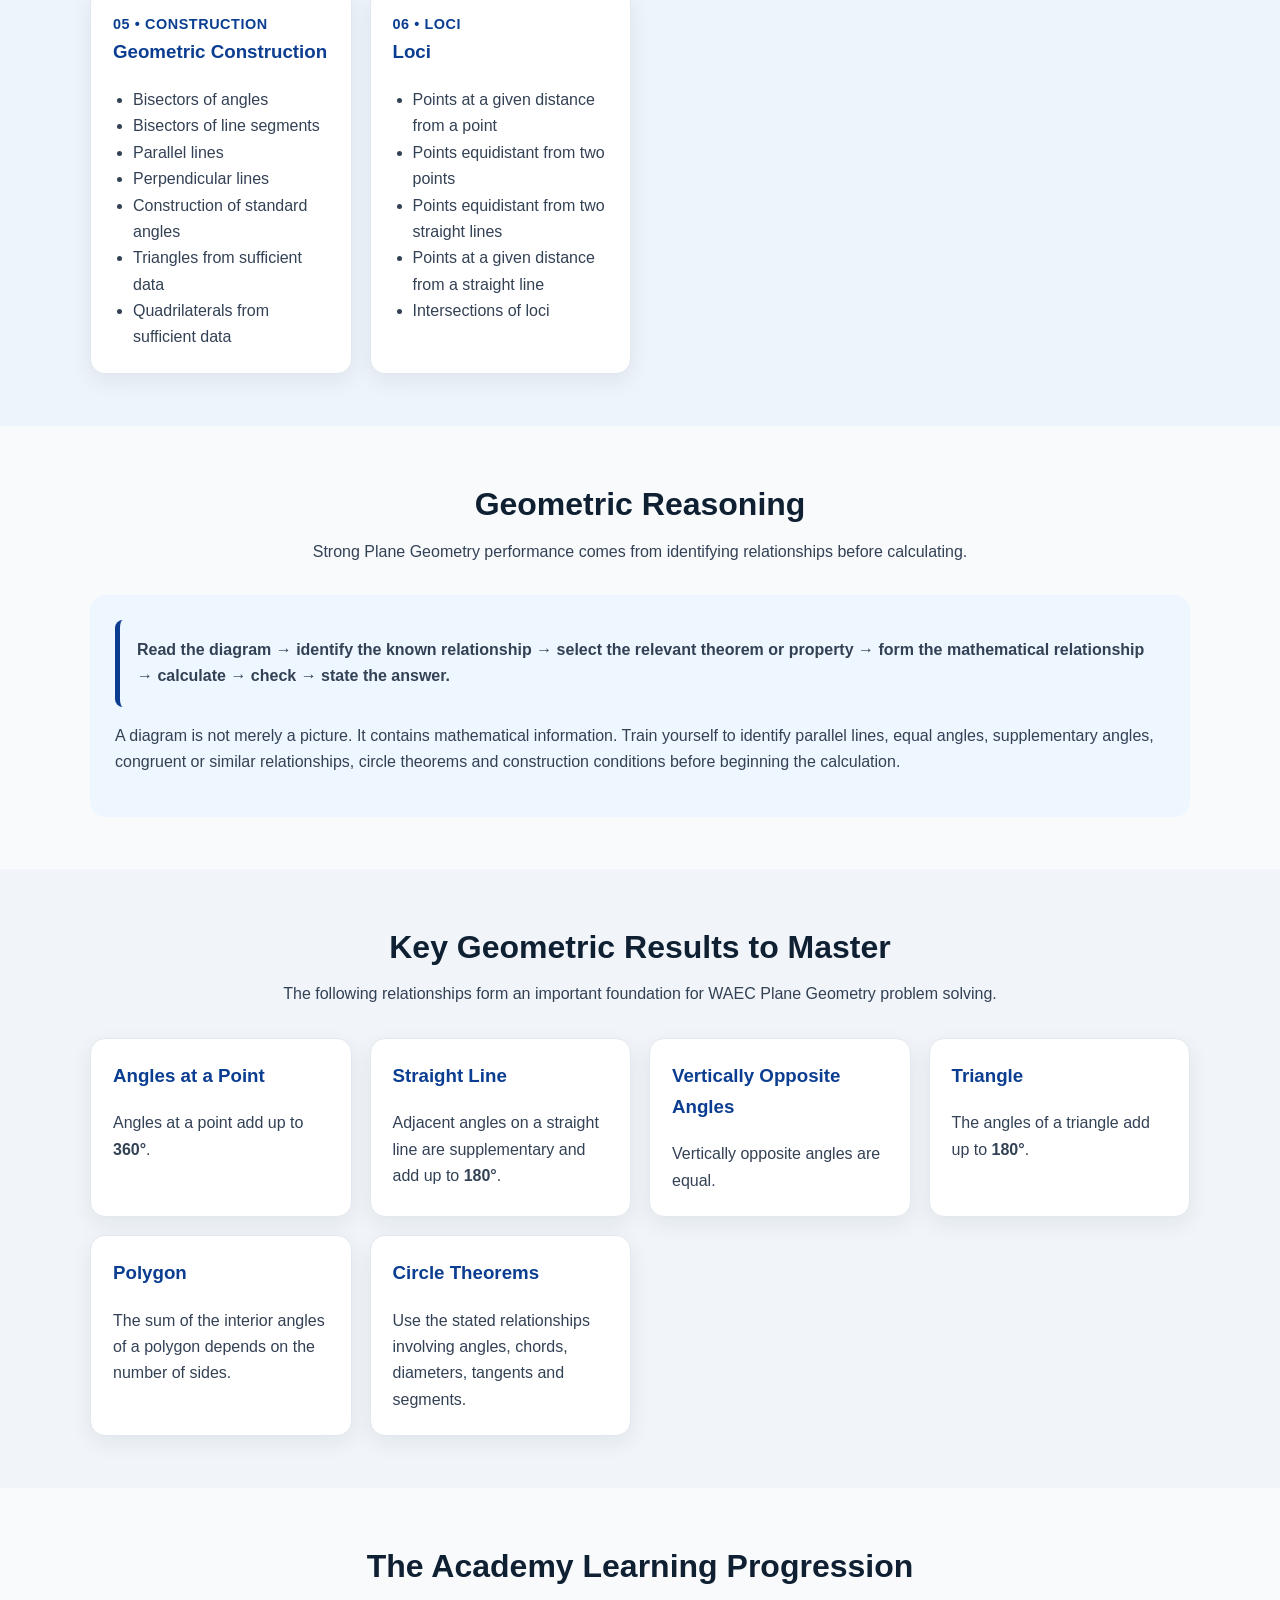
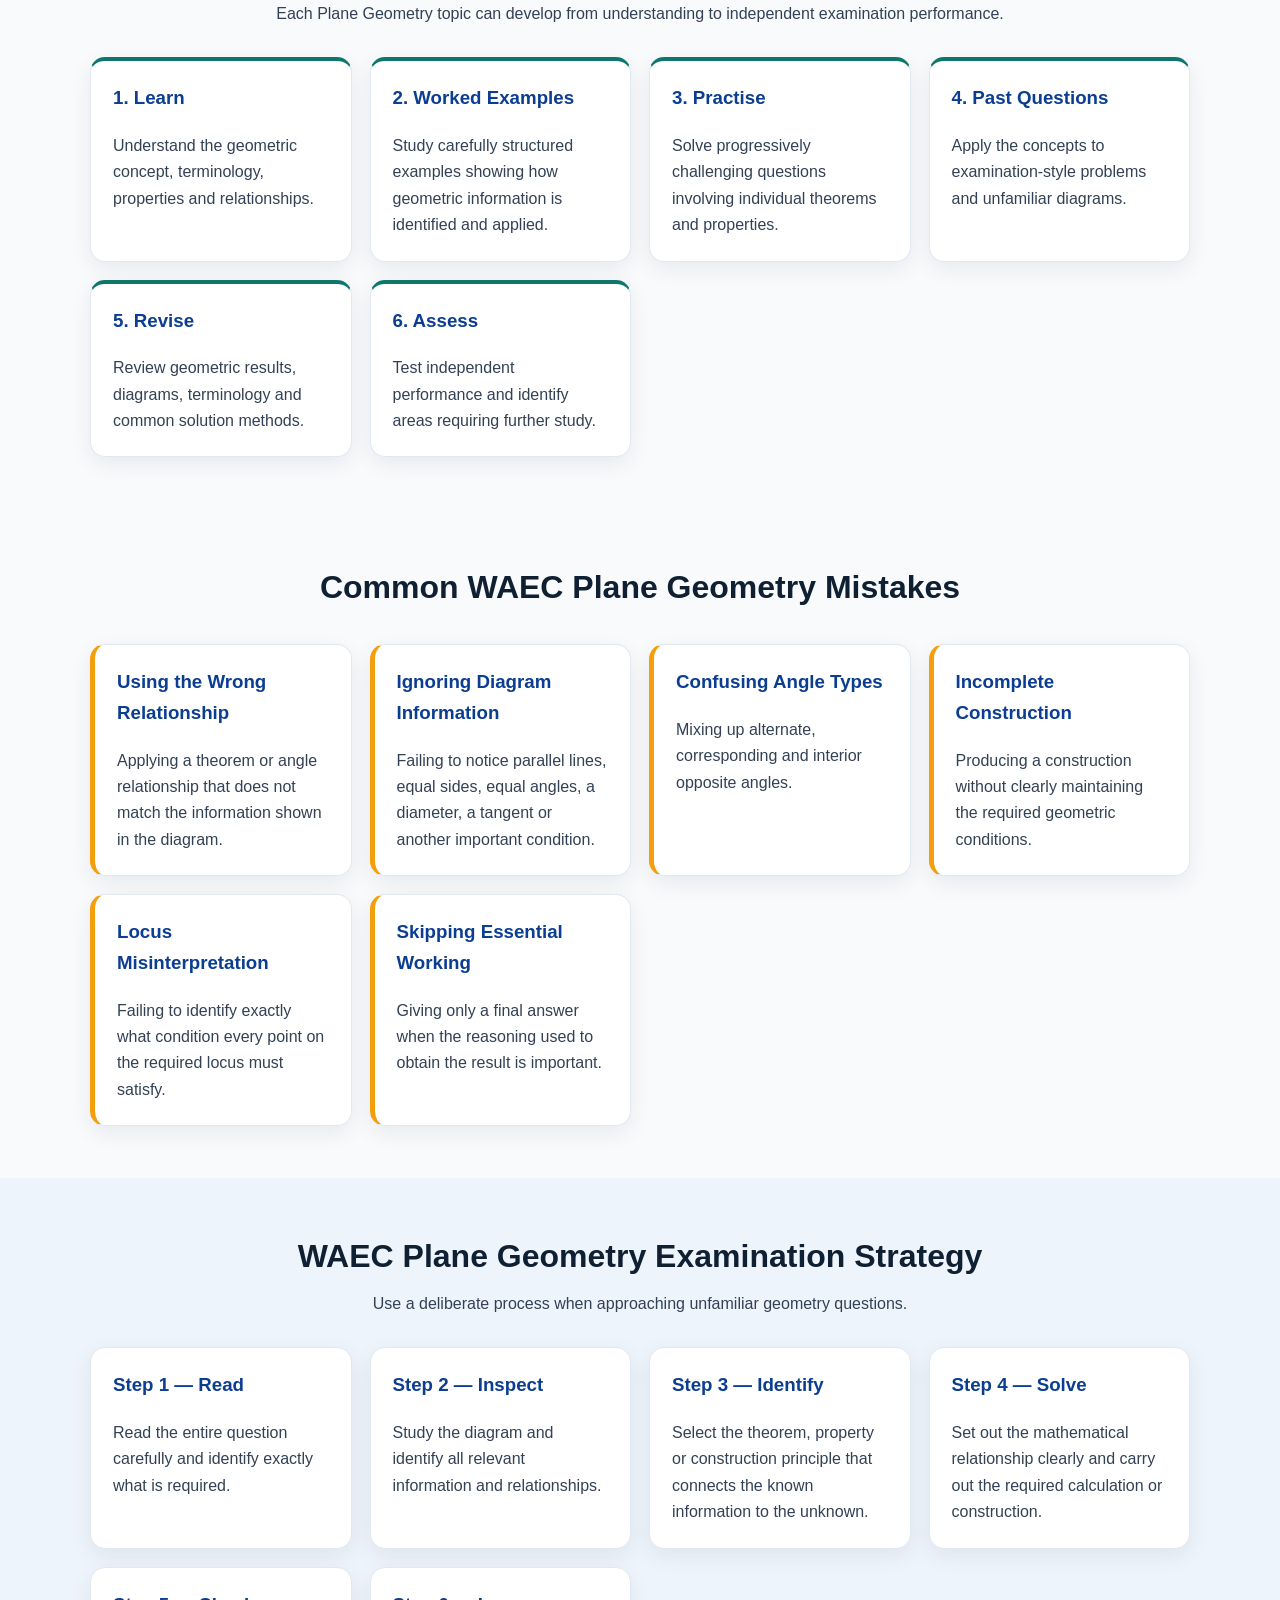
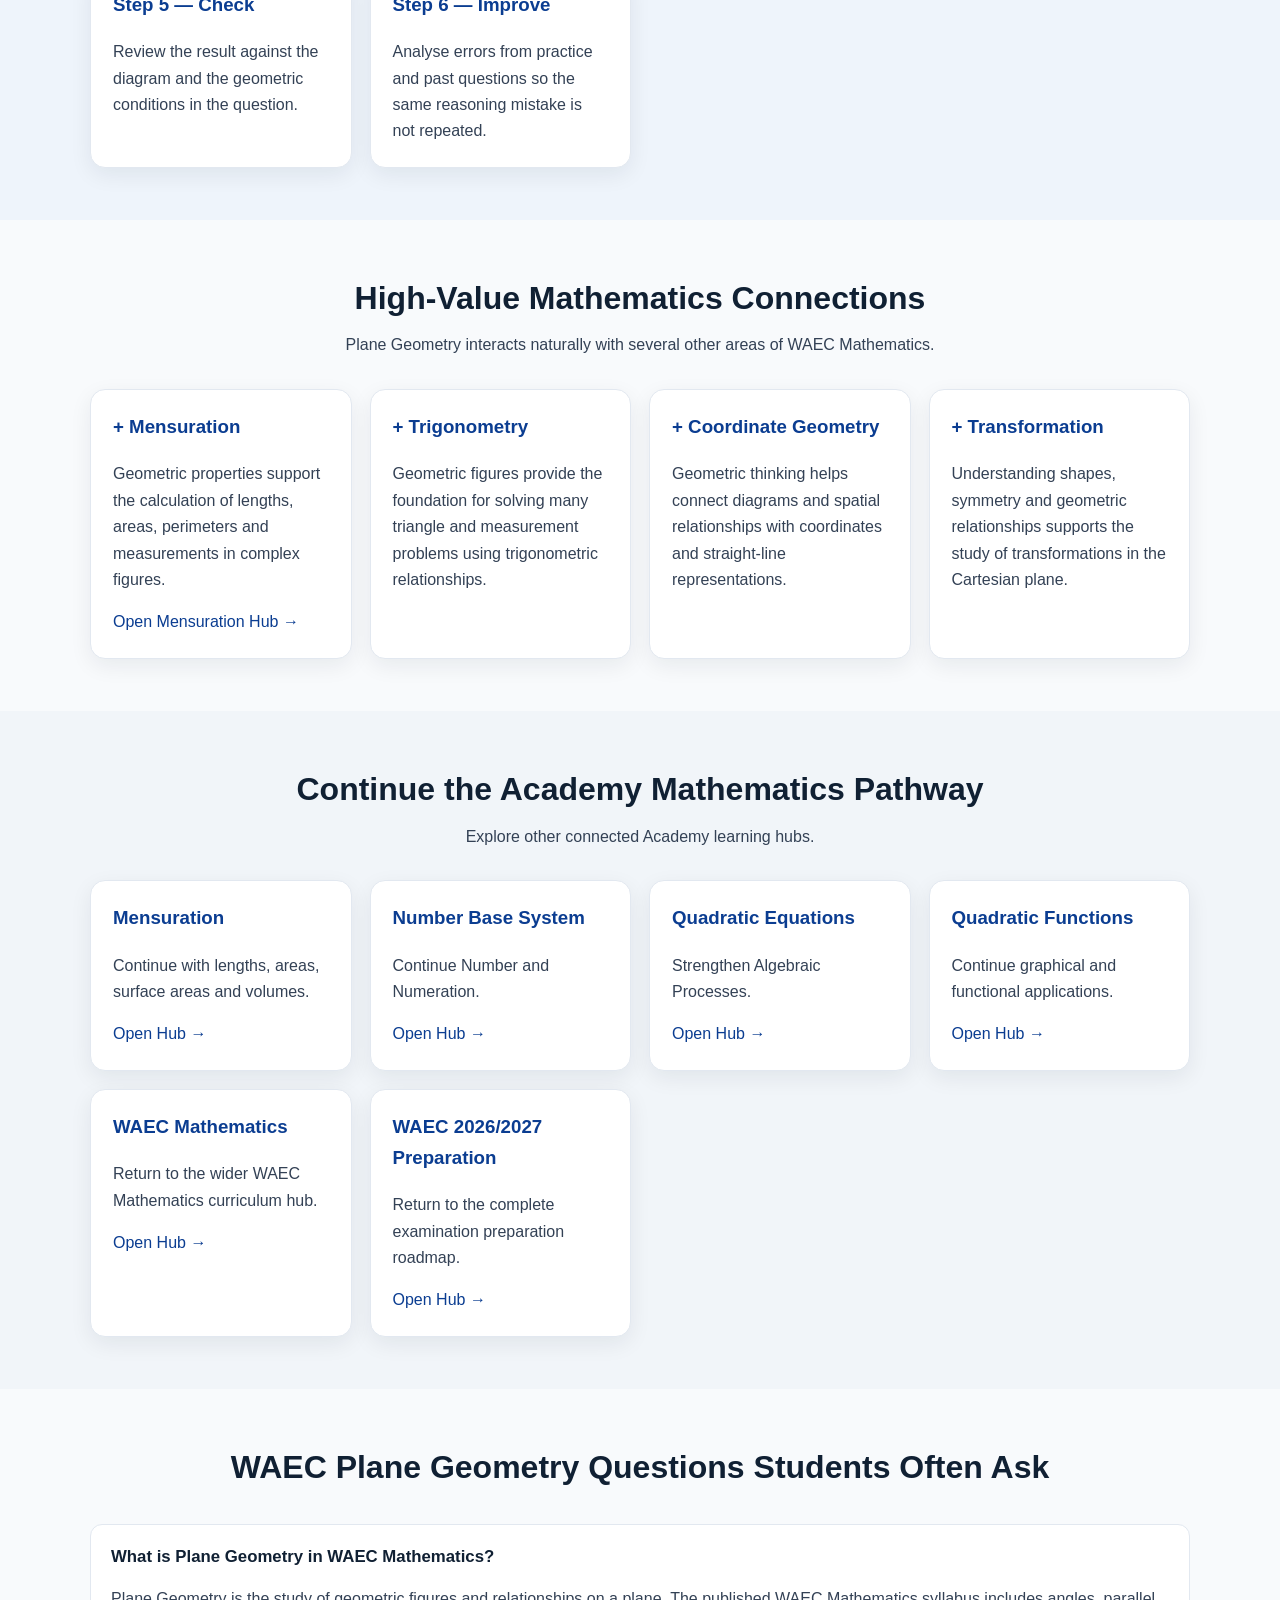
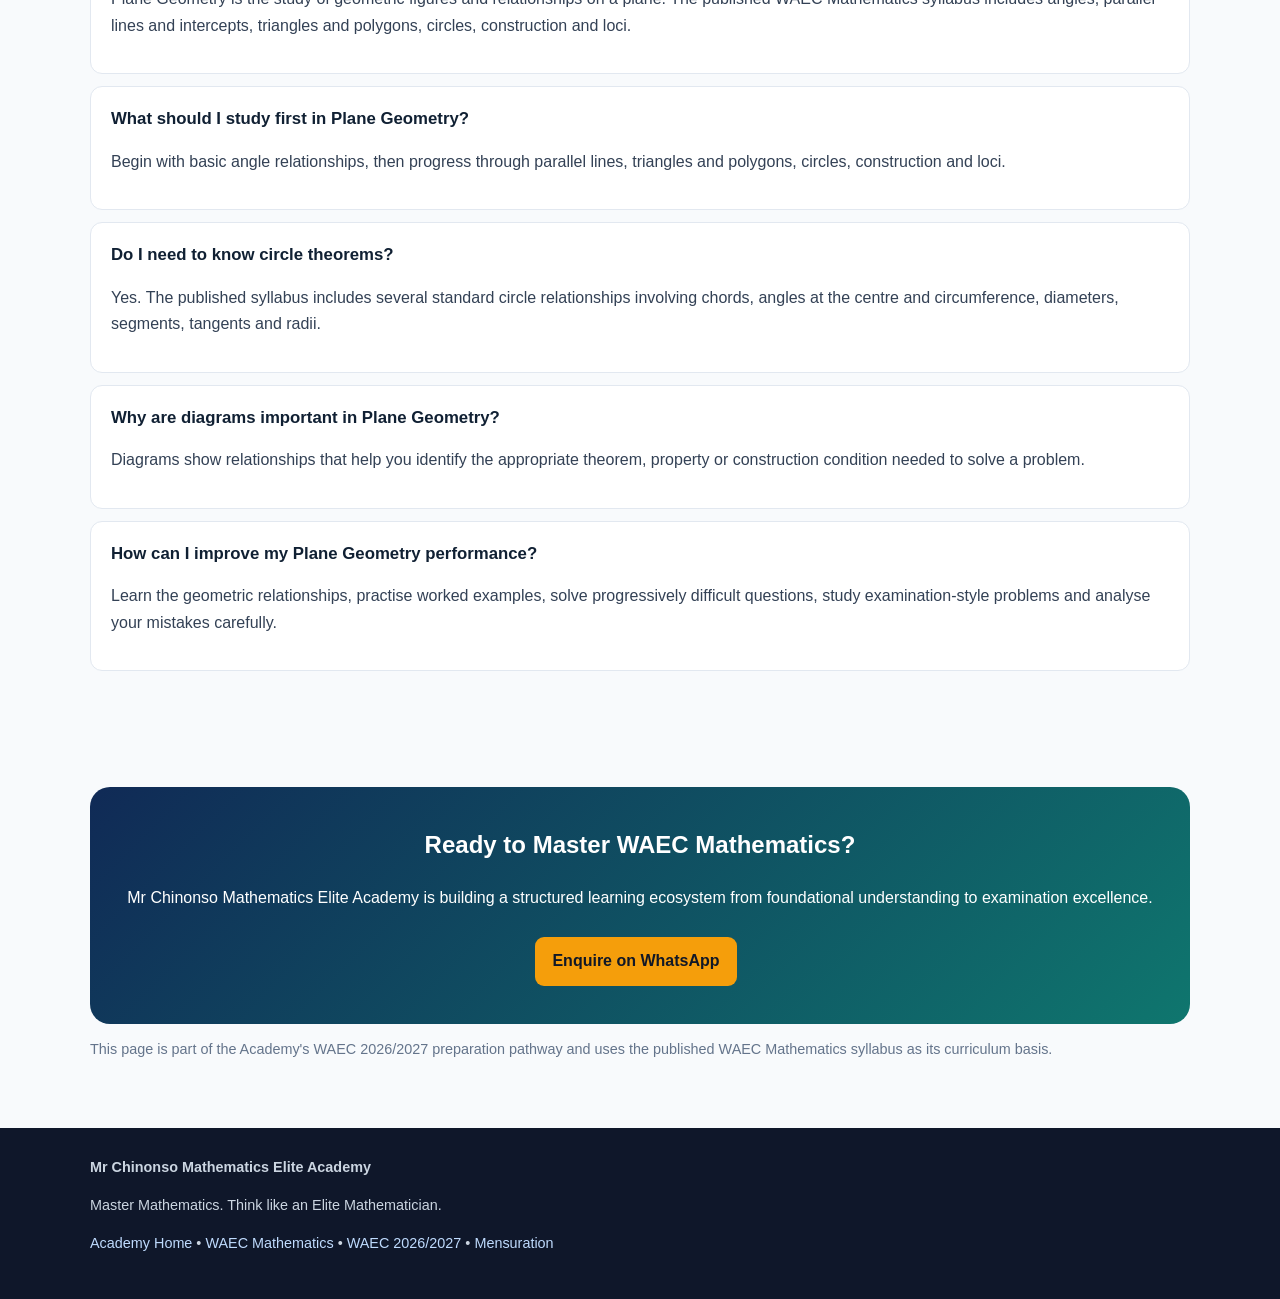
<file: plane-geometry.html>
<!doctype html>
<html lang="en">
<head>
<meta charset="utf-8">
<meta name="viewport" content="width=device-width,initial-scale=1">

<title>WAEC Plane Geometry Mastery | Mr Chinonso Mathematics Elite Academy</title>

<meta name="description" content="Master WAEC Plane Geometry from foundation to examination application: angles, parallel lines, triangles, polygons, circles, construction, loci and geometric problem solving.">

<meta name="robots" content="index,follow">

<link rel="canonical" href="https://mrchinonsomathsacademy.com/plane-geometry.html">

<meta property="og:title" content="WAEC Plane Geometry Mastery | Mr Chinonso Mathematics Elite Academy">
<meta property="og:description" content="A structured WAEC Plane Geometry learning hub covering angles, parallel lines, triangles, polygons, circles, construction, loci and examination problem solving.">
<meta property="og:type" content="website">
<meta property="og:url" content="https://mrchinonsomathsacademy.com/plane-geometry.html">

<style>
*{
box-sizing:border-box
}

html{
scroll-behavior:smooth
}

body{
margin:0;
font-family:Arial,sans-serif;
line-height:1.65;
color:#334155;
background:#f8fafc
}

a{
color:#0b3d91;
text-decoration:none
}

a:hover{
text-decoration:underline
}

.wrap{
width:min(1100px,92%);
margin:auto
}

header{
background:#0b3d91;
color:white;
padding:15px 0
}

nav{
display:flex;
justify-content:space-between;
align-items:center;
gap:15px;
flex-wrap:wrap
}

.brand{
font-weight:800;
color:white
}

.links{
display:flex;
gap:13px;
flex-wrap:wrap
}

.links a{
color:white;
font-size:.9rem
}

.hero{
background:linear-gradient(135deg,#0b3d91,#0f766e);
color:white;
padding:65px 0
}

.tag{
display:inline-block;
border:1px solid #ffffff66;
border-radius:999px;
padding:6px 12px;
font-size:.82rem;
font-weight:700
}

h1{
font-size:clamp(2rem,5vw,3.4rem);
line-height:1.1;
margin:18px 0
}

.hero p{
max-width:830px;
font-size:1.08rem
}

.btn{
display:inline-block;
background:white;
color:#0b3d91;
padding:11px 17px;
border-radius:9px;
font-weight:700;
margin:10px 8px 0 0
}

.btn:hover{
text-decoration:none;
opacity:.92
}

section{
padding:52px 0
}

.title{
text-align:center;
margin-bottom:30px
}

.title h2{
color:#102033;
font-size:2rem;
margin:0 0 8px
}

.title p{
max-width:820px;
margin:0 auto
}

.grid{
display:grid;
grid-template-columns:repeat(auto-fit,minmax(220px,1fr));
gap:18px
}

.card{
background:white;
border:1px solid #e2e8f0;
border-radius:15px;
padding:22px;
box-shadow:0 7px 22px #0f172a12
}

.card h3{
margin-top:0;
color:#0b3d91
}

.card ul{
padding-left:20px;
margin-bottom:0
}

.card p:last-child{
margin-bottom:0
}

.num{
font-weight:800;
color:#0b3d91;
font-size:.9rem;
letter-spacing:.04em
}

.path{
border-top:4px solid #0b3d91
}

.resource{
border-top:4px solid #0f766e
}

.theorem{
background:#eef6ff;
border-left:5px solid #0b3d91;
padding:17px;
border-radius:8px;
font-weight:700
}

.mistake{
border-left:5px solid #f59e0b
}

.highlight{
background:#eef6ff;
border-radius:16px;
padding:25px
}

.faq{
background:white;
border:1px solid #e2e8f0;
border-radius:12px;
padding:18px 20px;
margin-bottom:12px
}

.faq h3{
margin:0 0 7px;
color:#102033;
font-size:1.05rem
}

.cta{
background:linear-gradient(135deg,#102a56,#0f766e);
color:white;
text-align:center;
border-radius:20px;
padding:38px 24px
}

.cta h2{
margin-top:0
}

.cta a{
background:#f59e0b;
color:#111827
}

.small{
font-size:.9rem;
color:#64748b
}

footer{
background:#0f172a;
color:#cbd5e1;
padding:28px 0;
font-size:.9rem
}

footer a{
color:#bfdbfe
}

@media(max-width:650px){

nav{
align-items:flex-start
}

.links{
gap:9px
}

.hero{
padding:48px 0
}

section{
padding:42px 0
}

.title h2{
font-size:1.65rem
}

.card{
padding:19px
}

}
</style>

<script type="application/ld+json">
{
"@context":"https://schema.org",
"@type":"WebPage",
"@id":"https://mrchinonsomathsacademy.com/plane-geometry.html#webpage",
"name":"WAEC Plane Geometry Mastery",
"url":"https://mrchinonsomathsacademy.com/plane-geometry.html",
"description":"A structured WAEC Plane Geometry learning hub covering angles, parallel lines, triangles, polygons, circles, construction, loci and examination problem solving.",
"isPartOf":{
"@type":"WebSite",
"name":"Mr Chinonso Mathematics Elite Academy",
"url":"https://mrchinonsomathsacademy.com/"
},
"about":{
"@type":"Thing",
"name":"Plane Geometry"
}
}
</script>

<script type="application/ld+json">
{
"@context":"https://schema.org",
"@type":"BreadcrumbList",
"itemListElement":[
{
"@type":"ListItem",
"position":1,
"name":"Academy Home",
"item":"https://mrchinonsomathsacademy.com/"
},
{
"@type":"ListItem",
"position":2,
"name":"WAEC Mathematics",
"item":"https://mrchinonsomathsacademy.com/waec-mathematics.html"
},
{
"@type":"ListItem",
"position":3,
"name":"Plane Geometry",
"item":"https://mrchinonsomathsacademy.com/plane-geometry.html"
}
]
}
</script>

</head>

<body>

<header>

<div class="wrap">

<nav>

<a class="brand" href="index.html">
Mr Chinonso Mathematics Elite Academy
</a>

<div class="links">
<a href="index.html">Home</a>
<a href="waec-mathematics.html">WAEC Mathematics</a>
<a href="waec-2026-2027-mathematics.html">WAEC 2026/2027</a>
</div>

</nav>

</div>

</header>


<main>


<!-- HERO -->

<section class="hero">

<div class="wrap">

<span class="tag">
WAEC 2026/2027 • Plane Geometry
</span>

<h1>
Master Plane Geometry from Foundation to Elite Application.
</h1>

<p>
Develop strong geometric reasoning through angles, parallel lines, triangles, polygons, circles, construction and loci, then apply these ideas to structured examination problems.
</p>

<a class="btn" href="waec-2026-2027-mathematics.html">
Back to WAEC 2026/2027 Hub
</a>

<a class="btn" href="waec-mathematics.html">
WAEC Mathematics Hub
</a>

</div>

</section>


<!-- WHERE PLANE GEOMETRY FITS -->

<section>

<div class="wrap">

<div class="title">

<h2>
Where Plane Geometry Fits
</h2>

<p>
Plane Geometry is Section 4 of the published WAEC Mathematics syllabus. It develops the geometric relationships and reasoning needed to interpret figures, calculate unknown quantities and solve construction and locus problems.
</p>

</div>


<div class="grid">

<div class="card path">

<h3>
Foundation
</h3>

<p>
Understand basic angle relationships, geometric vocabulary, properties of figures and the meaning of standard geometric results.
</p>

</div>


<div class="card path">

<h3>
Application
</h3>

<p>
Use known relationships to calculate unknown angles, lengths and other quantities in geometric figures.
</p>

</div>


<div class="card path">

<h3>
Excellence
</h3>

<p>
Combine several geometric ideas in triangles, polygons, circles, parallel lines and multi-step examination problems.
</p>

</div>


<div class="card path">

<h3>
Elite
</h3>

<p>
Interpret unfamiliar diagrams, select appropriate theorems and construct logically justified solutions with accuracy.
</p>

</div>

</div>

</div>

</section>


<!-- CORE LEARNING PATHWAY -->

<section style="background:#eef4fb">

<div class="wrap">

<div class="title">

<h2>
Core Plane Geometry Learning Pathway
</h2>

<p>
Follow the published syllabus structure while developing deeper problem-solving ability.
</p>

</div>


<div class="grid">


<div class="card">

<span class="num">
01 • ANGLES
</span>

<h3>
Angles
</h3>

<ul>
<li>Angles at a point</li>
<li>Angles on a straight line</li>
<li>Vertically opposite angles</li>
<li>Acute, obtuse and reflex angles</li>
<li>Degrees as a unit of angle measure</li>
</ul>

</div>


<div class="card">

<span class="num">
02 • PARALLEL LINES
</span>

<h3>
Angles and Intercepts on Parallel Lines
</h3>

<ul>
<li>Alternate angles</li>
<li>Corresponding angles</li>
<li>Interior opposite angles</li>
<li>Supplementary angle relationships</li>
<li>Intercept theorem</li>
<li>Proportional division of a line segment</li>
</ul>

</div>


<div class="card">

<span class="num">
03 • TRIANGLES &amp; POLYGONS
</span>

<h3>
Triangles and Polygons
</h3>

<ul>
<li>Angles of a triangle</li>
<li>Exterior angle of a triangle</li>
<li>Congruent triangles</li>
<li>Isosceles and equilateral triangles</li>
<li>Right-angled triangles</li>
<li>Special quadrilaterals</li>
<li>Angles of polygons</li>
<li>Exterior angles of polygons</li>
</ul>

</div>


<div class="card">

<span class="num">
04 • CIRCLES
</span>

<h3>
Circle Geometry
</h3>

<ul>
<li>Chords</li>
<li>Angles at the centre and circumference</li>
<li>Angles subtended by a diameter</li>
<li>Angles in the same segment</li>
<li>Opposite segments</li>
<li>Tangent and radius relationship</li>
<li>Alternate segment theorem</li>
</ul>

</div>


<div class="card">

<span class="num">
05 • CONSTRUCTION
</span>

<h3>
Geometric Construction
</h3>

<ul>
<li>Bisectors of angles</li>
<li>Bisectors of line segments</li>
<li>Parallel lines</li>
<li>Perpendicular lines</li>
<li>Construction of standard angles</li>
<li>Triangles from sufficient data</li>
<li>Quadrilaterals from sufficient data</li>
</ul>

</div>


<div class="card">

<span class="num">
06 • LOCI
</span>

<h3>
Loci
</h3>

<ul>
<li>Points at a given distance from a point</li>
<li>Points equidistant from two points</li>
<li>Points equidistant from two straight lines</li>
<li>Points at a given distance from a straight line</li>
<li>Intersections of loci</li>
</ul>

</div>

</div>

</div>

</section>


<!-- GEOMETRIC REASONING -->

<section>

<div class="wrap">

<div class="title">

<h2>
Geometric Reasoning
</h2>

<p>
Strong Plane Geometry performance comes from identifying relationships before calculating.
</p>

</div>


<div class="highlight">

<div class="theorem">

Read the diagram → identify the known relationship → select the relevant theorem or property → form the mathematical relationship → calculate → check → state the answer.

</div>

<p>
A diagram is not merely a picture. It contains mathematical information. Train yourself to identify parallel lines, equal angles, supplementary angles, congruent or similar relationships, circle theorems and construction conditions before beginning the calculation.
</p>

</div>

</div>

</section>


<!-- KEY RESULTS -->

<section style="background:#f1f5f9">

<div class="wrap">

<div class="title">

<h2>
Key Geometric Results to Master
</h2>

<p>
The following relationships form an important foundation for WAEC Plane Geometry problem solving.
</p>

</div>


<div class="grid">


<div class="card">

<h3>
Angles at a Point
</h3>

<p>
Angles at a point add up to <strong>360°</strong>.
</p>

</div>


<div class="card">

<h3>
Straight Line
</h3>

<p>
Adjacent angles on a straight line are supplementary and add up to <strong>180°</strong>.
</p>

</div>


<div class="card">

<h3>
Vertically Opposite Angles
</h3>

<p>
Vertically opposite angles are equal.
</p>

</div>


<div class="card">

<h3>
Triangle
</h3>

<p>
The angles of a triangle add up to <strong>180°</strong>.
</p>

</div>


<div class="card">

<h3>
Polygon</h3>

<p>
The sum of the interior angles of a polygon depends on the number of sides.
</p>

</div>


<div class="card">

<h3>
Circle Theorems
</h3>

<p>
Use the stated relationships involving angles, chords, diameters, tangents and segments.
</p>

</div>

</div>

</div>

</section>


<!-- LEARNING PROGRESSION -->

<section>

<div class="wrap">

<div class="title">

<h2>
The Academy Learning Progression
</h2>

<p>
Each Plane Geometry topic can develop from understanding to independent examination performance.
</p>

</div>


<div class="grid">


<div class="card resource">

<h3>
1. Learn
</h3>

<p>
Understand the geometric concept, terminology, properties and relationships.
</p>

</div>


<div class="card resource">

<h3>
2. Worked Examples
</h3>

<p>
Study carefully structured examples showing how geometric information is identified and applied.
</p>

</div>


<div class="card resource">

<h3>
3. Practise
</h3>

<p>
Solve progressively challenging questions involving individual theorems and properties.
</p>

</div>


<div class="card resource">

<h3>
4. Past Questions
</h3>

<p>
Apply the concepts to examination-style problems and unfamiliar diagrams.
</p>

</div>


<div class="card resource">

<h3>
5. Revise
</h3>

<p>
Review geometric results, diagrams, terminology and common solution methods.
</p>

</div>


<div class="card resource">

<h3>
6. Assess
</h3>

<p>
Test independent performance and identify areas requiring further study.
</p>

</div>

</div>

</div>

</section>


<!-- COMMON MISTAKES -->

<section>

<div class="wrap">

<div class="title">

<h2>
Common WAEC Plane Geometry Mistakes
</h2>

</div>


<div class="grid">


<div class="card mistake">

<h3>
Using the Wrong Relationship
</h3>

<p>
Applying a theorem or angle relationship that does not match the information shown in the diagram.
</p>

</div>


<div class="card mistake">

<h3>
Ignoring Diagram Information
</h3>

<p>
Failing to notice parallel lines, equal sides, equal angles, a diameter, a tangent or another important condition.
</p>

</div>


<div class="card mistake">

<h3>
Confusing Angle Types
</h3>

<p>
Mixing up alternate, corresponding and interior opposite angles.
</p>

</div>


<div class="card mistake">

<h3>
Incomplete Construction
</h3>

<p>
Producing a construction without clearly maintaining the required geometric conditions.
</p>

</div>


<div class="card mistake">

<h3>
Locus Misinterpretation
</h3>

<p>
Failing to identify exactly what condition every point on the required locus must satisfy.
</p>

</div>


<div class="card mistake">

<h3>
Skipping Essential Working
</h3>

<p>
Giving only a final answer when the reasoning used to obtain the result is important.
</p>

</div>

</div>

</div>

</section>


<!-- EXAMINATION STRATEGY -->

<section style="background:#eef4fb">

<div class="wrap">

<div class="title">

<h2>
WAEC Plane Geometry Examination Strategy
</h2>

<p>
Use a deliberate process when approaching unfamiliar geometry questions.
</p>

</div>


<div class="grid">


<div class="card">

<h3>
Step 1 — Read
</h3>

<p>
Read the entire question carefully and identify exactly what is required.
</p>

</div>


<div class="card">

<h3>
Step 2 — Inspect
</h3>

<p>
Study the diagram and identify all relevant information and relationships.
</p>

</div>


<div class="card">

<h3>
Step 3 — Identify
</h3>

<p>
Select the theorem, property or construction principle that connects the known information to the unknown.
</p>

</div>


<div class="card">

<h3>
Step 4 — Solve
</h3>

<p>
Set out the mathematical relationship clearly and carry out the required calculation or construction.
</p>

</div>


<div class="card">

<h3>
Step 5 — Check
</h3>

<p>
Review the result against the diagram and the geometric conditions in the question.
</p>

</div>


<div class="card">

<h3>
Step 6 — Improve
</h3>

<p>
Analyse errors from practice and past questions so the same reasoning mistake is not repeated.
</p>

</div>

</div>

</div>

</section>


<!-- CONNECTIONS -->

<section>

<div class="wrap">

<div class="title">

<h2>
High-Value Mathematics Connections
</h2>

<p>
Plane Geometry interacts naturally with several other areas of WAEC Mathematics.
</p>

</div>


<div class="grid">


<div class="card">

<h3>
+ Mensuration
</h3>

<p>
Geometric properties support the calculation of lengths, areas, perimeters and measurements in complex figures.
</p>

<a href="mensuration.html">
Open Mensuration Hub →
</a>

</div>


<div class="card">

<h3>
+ Trigonometry
</h3>

<p>
Geometric figures provide the foundation for solving many triangle and measurement problems using trigonometric relationships.
</p>

</div>


<div class="card">

<h3>
+ Coordinate Geometry
</h3>

<p>
Geometric thinking helps connect diagrams and spatial relationships with coordinates and straight-line representations.
</p>

</div>


<div class="card">

<h3>
+ Transformation
</h3>

<p>
Understanding shapes, symmetry and geometric relationships supports the study of transformations in the Cartesian plane.
</p>

</div>

</div>

</div>

</section>


<!-- CONTINUE PATHWAY -->

<section style="background:#f1f5f9">

<div class="wrap">

<div class="title">

<h2>
Continue the Academy Mathematics Pathway
</h2>

<p>
Explore other connected Academy learning hubs.
</p>

</div>


<div class="grid">


<div class="card">

<h3>
Mensuration
</h3>

<p>
Continue with lengths, areas, surface areas and volumes.
</p>

<a href="mensuration.html">
Open Hub →
</a>

</div>


<div class="card">

<h3>
Number Base System
</h3>

<p>
Continue Number and Numeration.
</p>

<a href="number-base-system.html">
Open Hub →
</a>

</div>


<div class="card">

<h3>
Quadratic Equations
</h3>

<p>
Strengthen Algebraic Processes.
</p>

<a href="quadratic-equations.html">
Open Hub →
</a>

</div>


<div class="card">

<h3>
Quadratic Functions
</h3>

<p>
Continue graphical and functional applications.
</p>

<a href="quadratic-functions.html">
Open Hub →
</a>

</div>


<div class="card">

<h3>
WAEC Mathematics
</h3>

<p>
Return to the wider WAEC Mathematics curriculum hub.
</p>

<a href="waec-mathematics.html">
Open Hub →
</a>

</div>


<div class="card">

<h3>
WAEC 2026/2027 Preparation
</h3>

<p>
Return to the complete examination preparation roadmap.
</p>

<a href="waec-2026-2027-mathematics.html">
Open Hub →
</a>

</div>

</div>

</div>

</section>


<!-- FAQ -->

<section>

<div class="wrap">

<div class="title">

<h2>
WAEC Plane Geometry Questions Students Often Ask
</h2>

</div>


<div class="faq">

<h3>
What is Plane Geometry in WAEC Mathematics?
</h3>

<p>
Plane Geometry is the study of geometric figures and relationships on a plane. The published WAEC Mathematics syllabus includes angles, parallel lines and intercepts, triangles and polygons, circles, construction and loci.
</p>

</div>


<div class="faq">

<h3>
What should I study first in Plane Geometry?
</h3>

<p>
Begin with basic angle relationships, then progress through parallel lines, triangles and polygons, circles, construction and loci.
</p>

</div>


<div class="faq">

<h3>
Do I need to know circle theorems?
</h3>

<p>
Yes. The published syllabus includes several standard circle relationships involving chords, angles at the centre and circumference, diameters, segments, tangents and radii.
</p>

</div>


<div class="faq">

<h3>
Why are diagrams important in Plane Geometry?
</h3>

<p>
Diagrams show relationships that help you identify the appropriate theorem, property or construction condition needed to solve a problem.
</p>

</div>


<div class="faq">

<h3>
How can I improve my Plane Geometry performance?
</h3>

<p>
Learn the geometric relationships, practise worked examples, solve progressively difficult questions, study examination-style problems and analyse your mistakes carefully.
</p>

</div>

</div>

</section>


<!-- CTA -->

<section>

<div class="wrap">

<div class="cta">

<h2>
Ready to Master WAEC Mathematics?
</h2>

<p>
Mr Chinonso Mathematics Elite Academy is building a structured learning ecosystem from foundational understanding to examination excellence.
</p>

<a class="btn" href="https://wa.me/2348063357348">
Enquire on WhatsApp
</a>

</div>


<p class="small">
This page is part of the Academy's WAEC 2026/2027 preparation pathway and uses the published WAEC Mathematics syllabus as its curriculum basis.
</p>

</div>

</section>


</main>


<footer>

<div class="wrap">

<strong>
Mr Chinonso Mathematics Elite Academy
</strong>

<p>
Master Mathematics. Think like an Elite Mathematician.
</p>

<p>
<a href="index.html">Academy Home</a> •
<a href="waec-mathematics.html">WAEC Mathematics</a> •
<a href="waec-2026-2027-mathematics.html">WAEC 2026/2027</a> •
<a href="mensuration.html">Mensuration</a>
</p>

</div>

</footer>


</body>
</html>
</file>
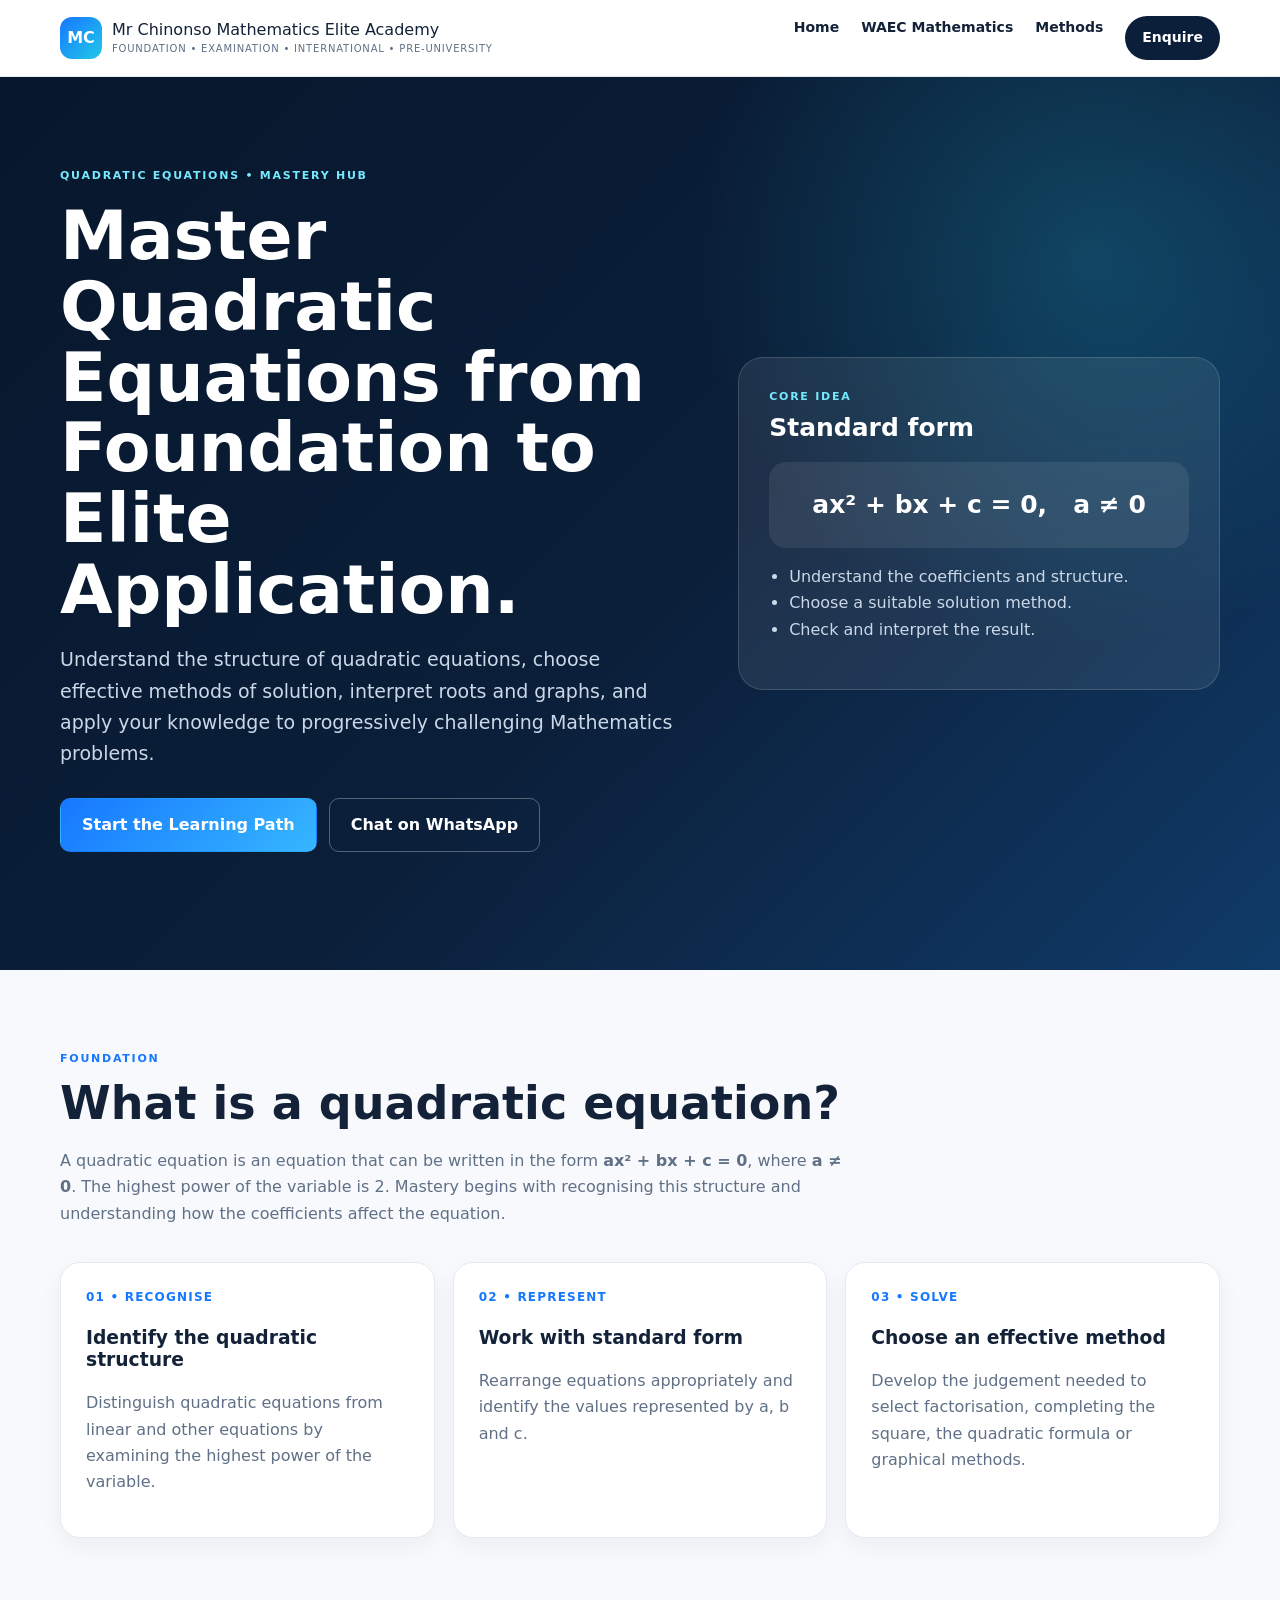
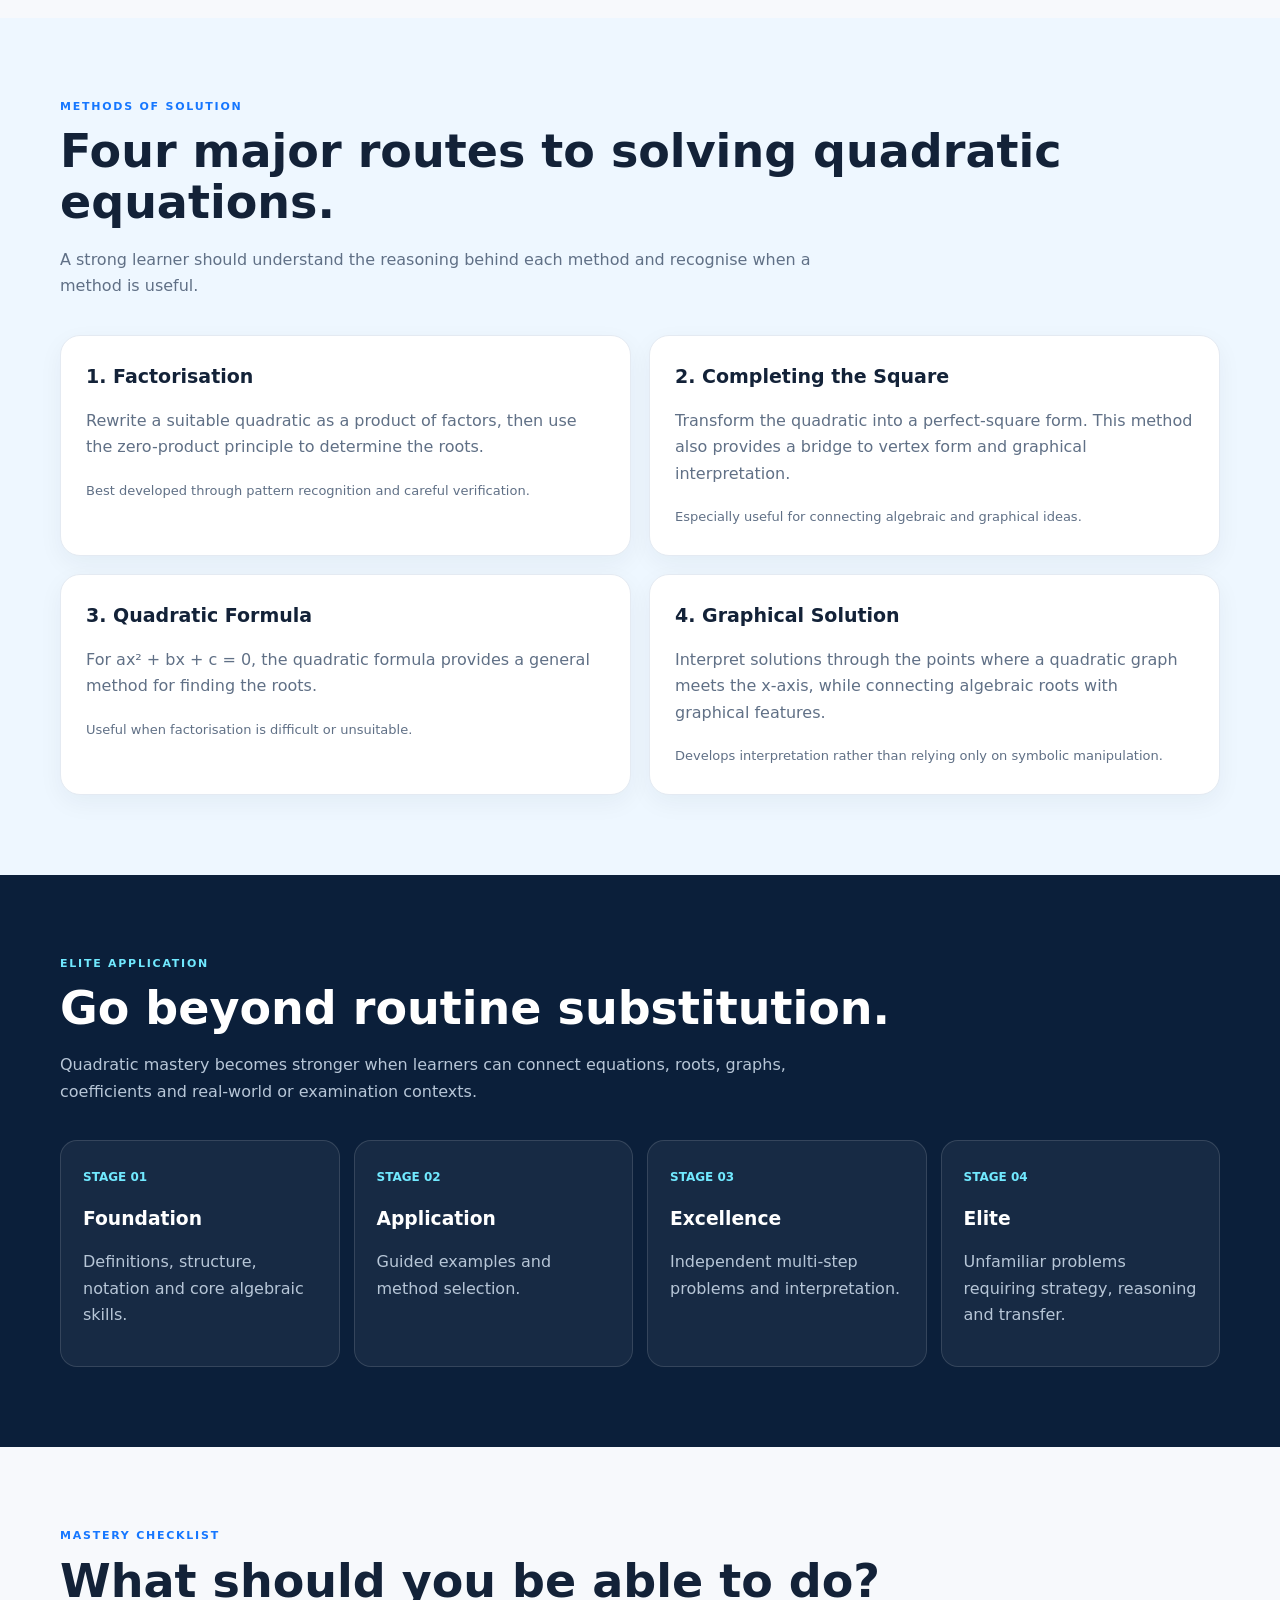
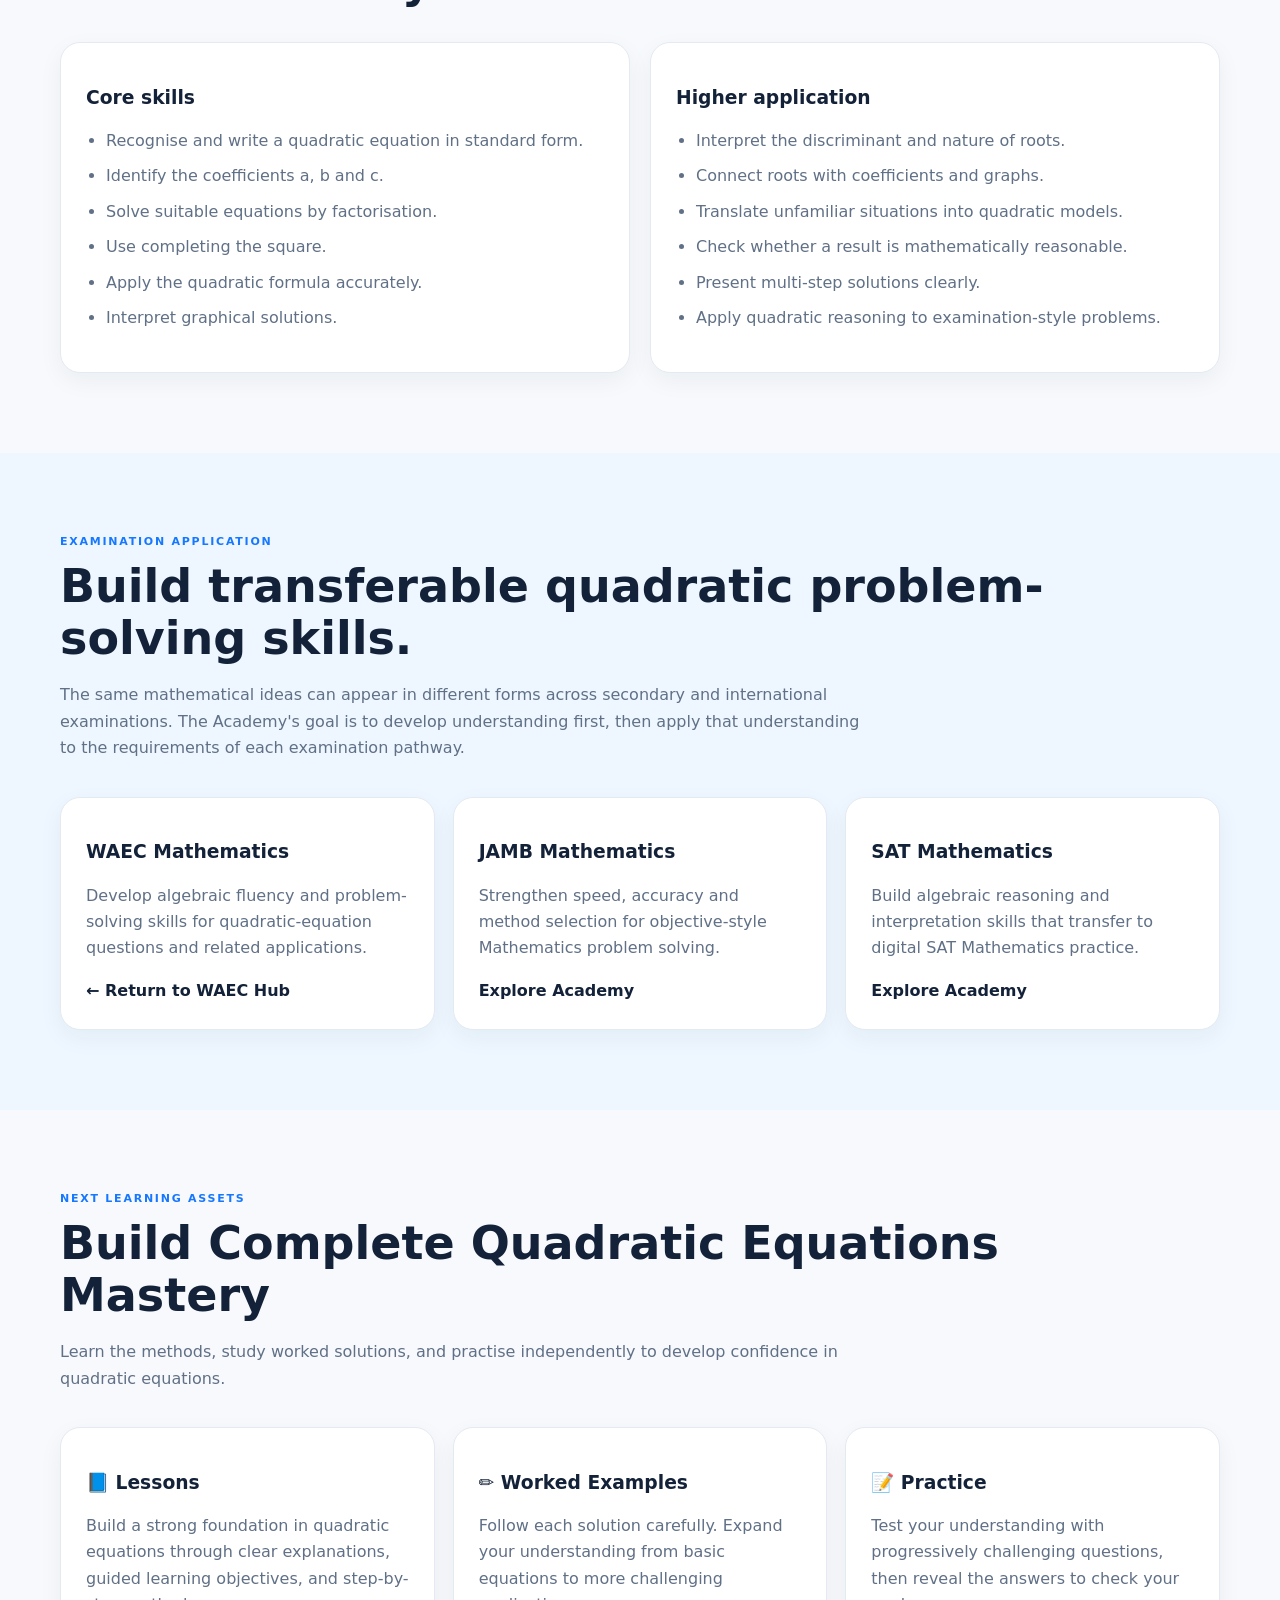
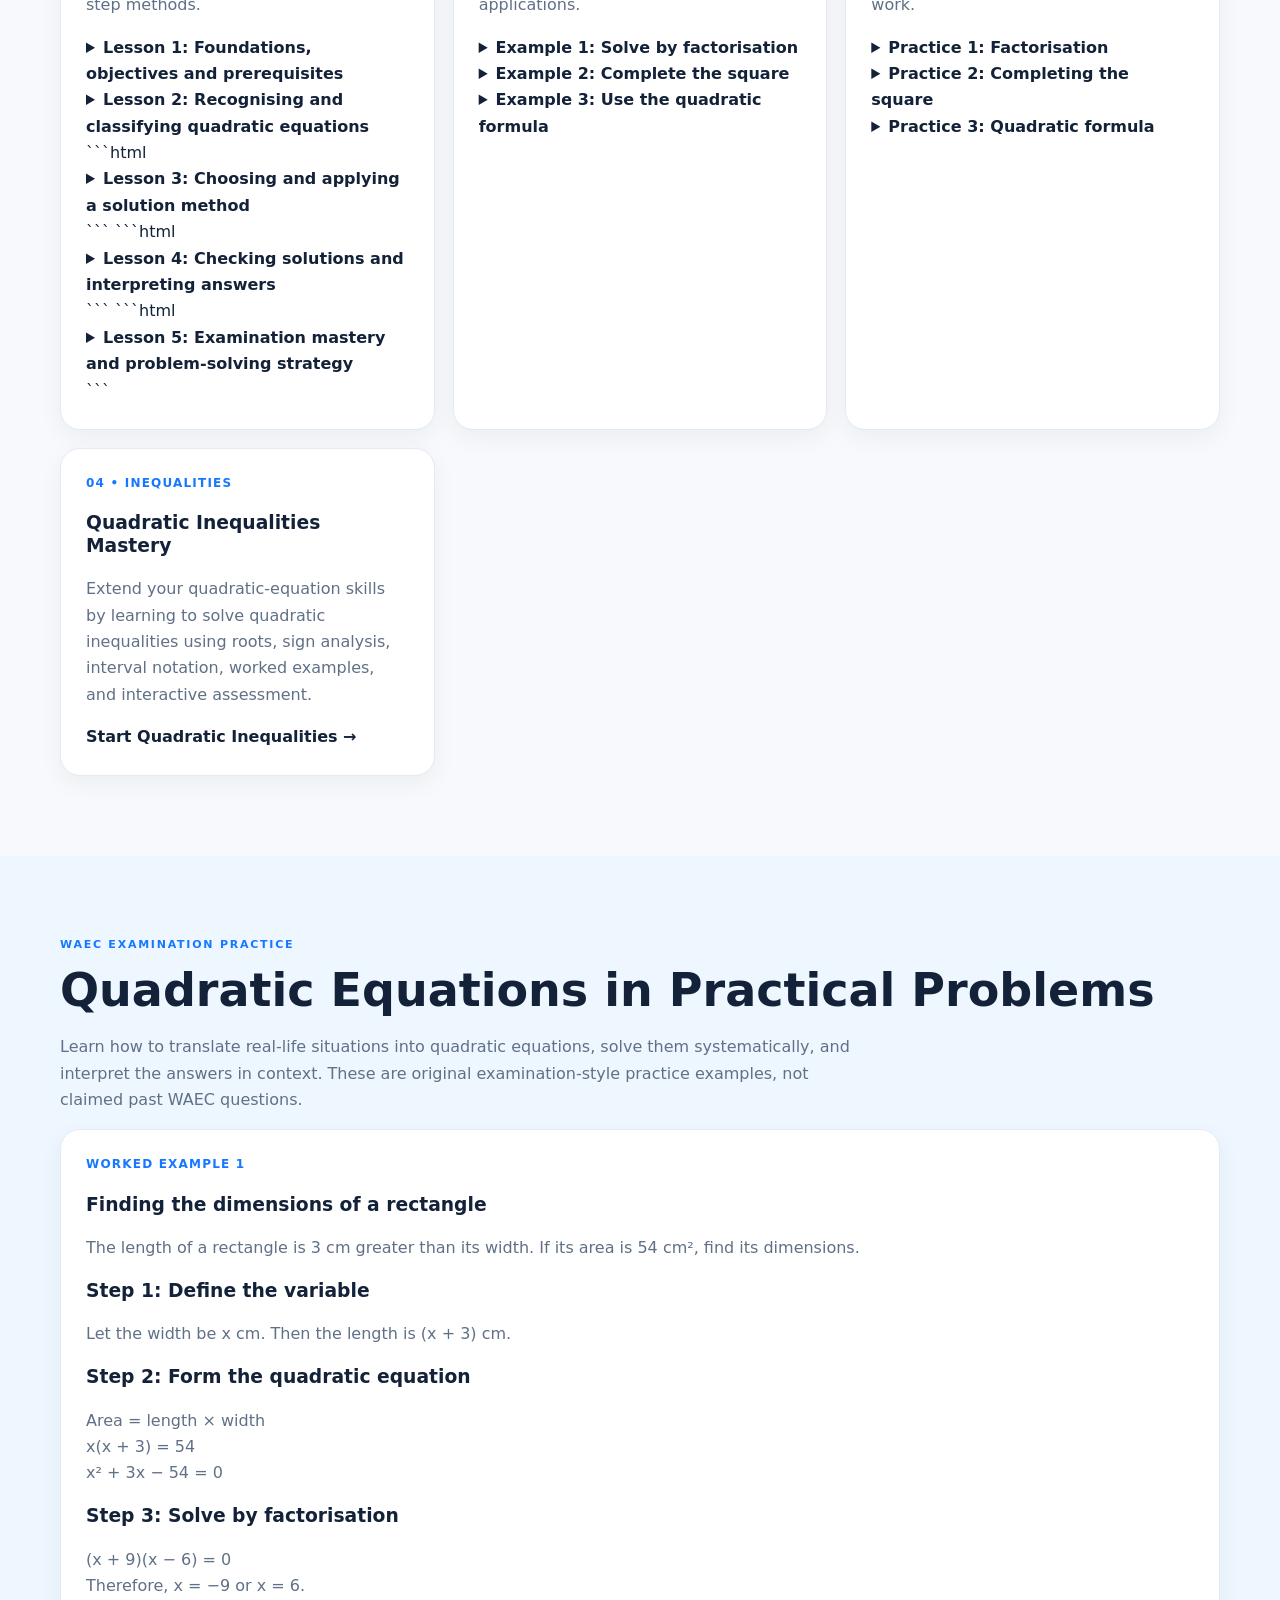
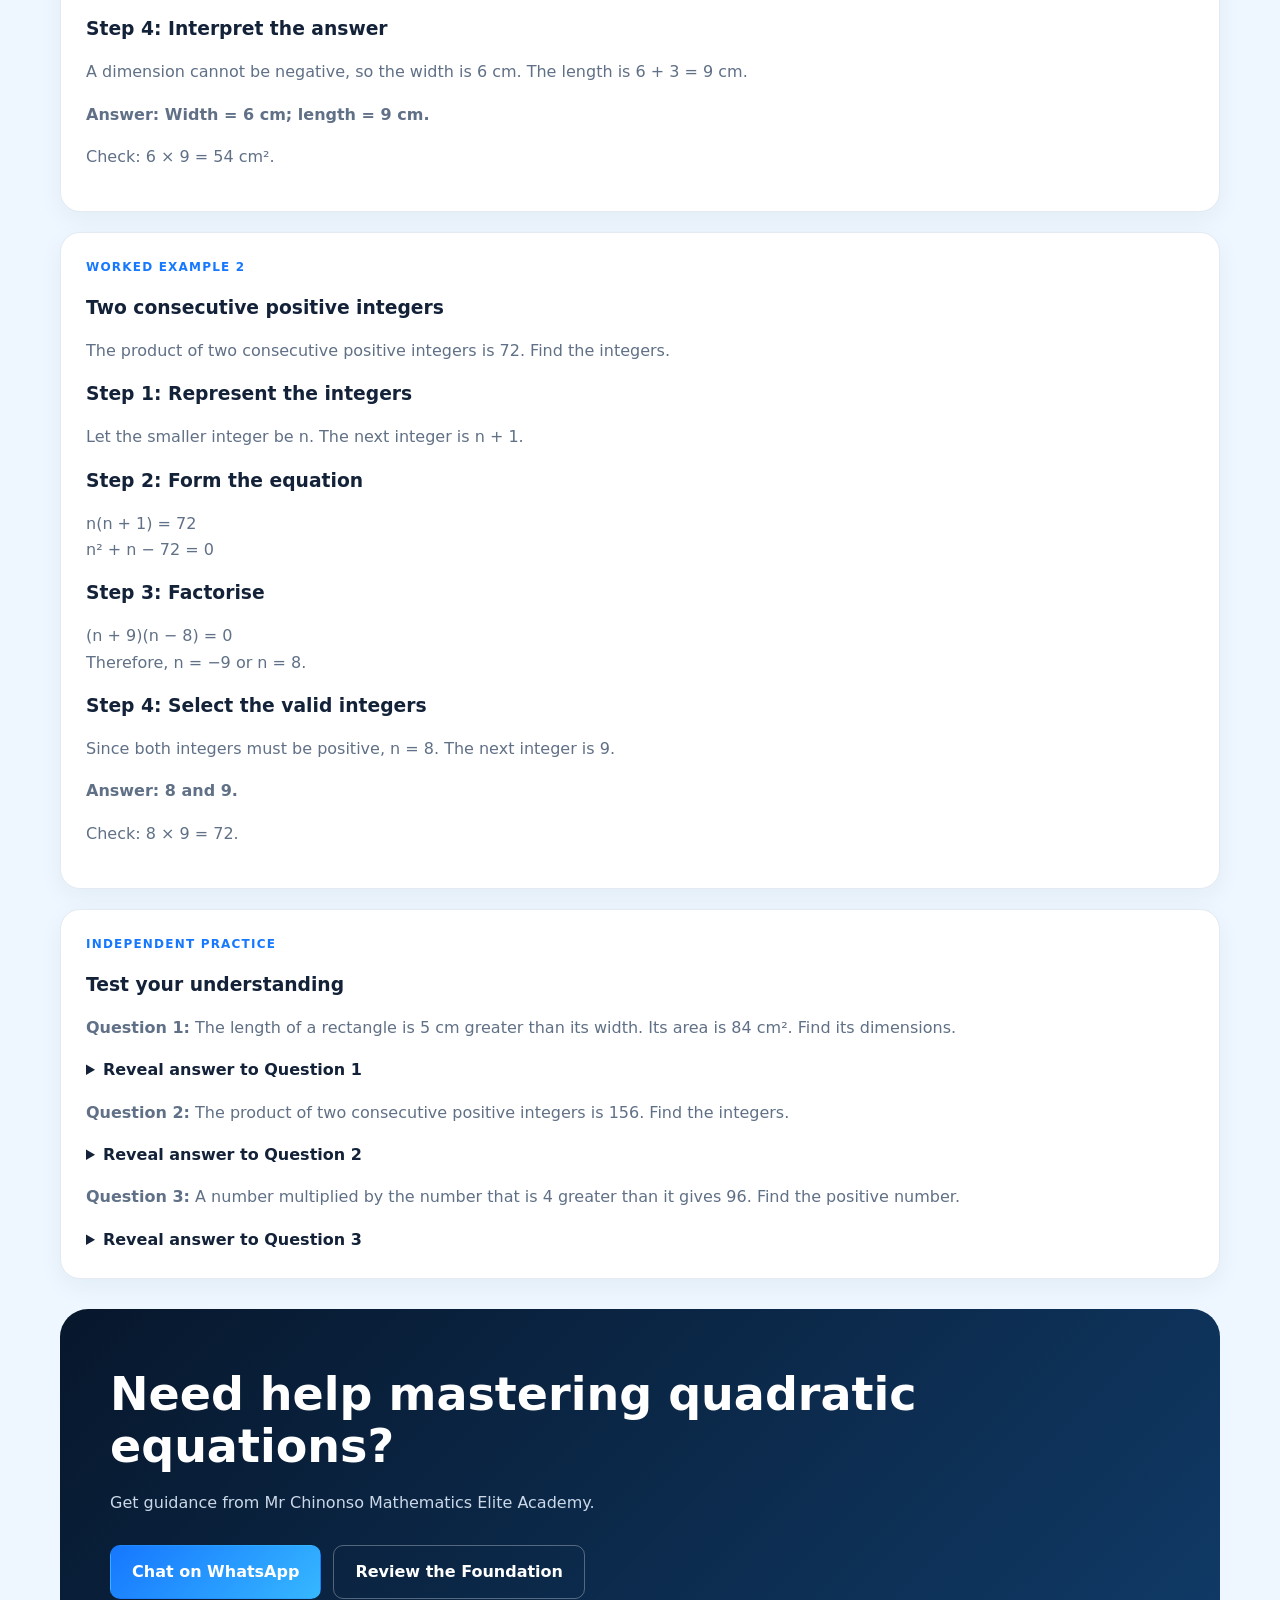
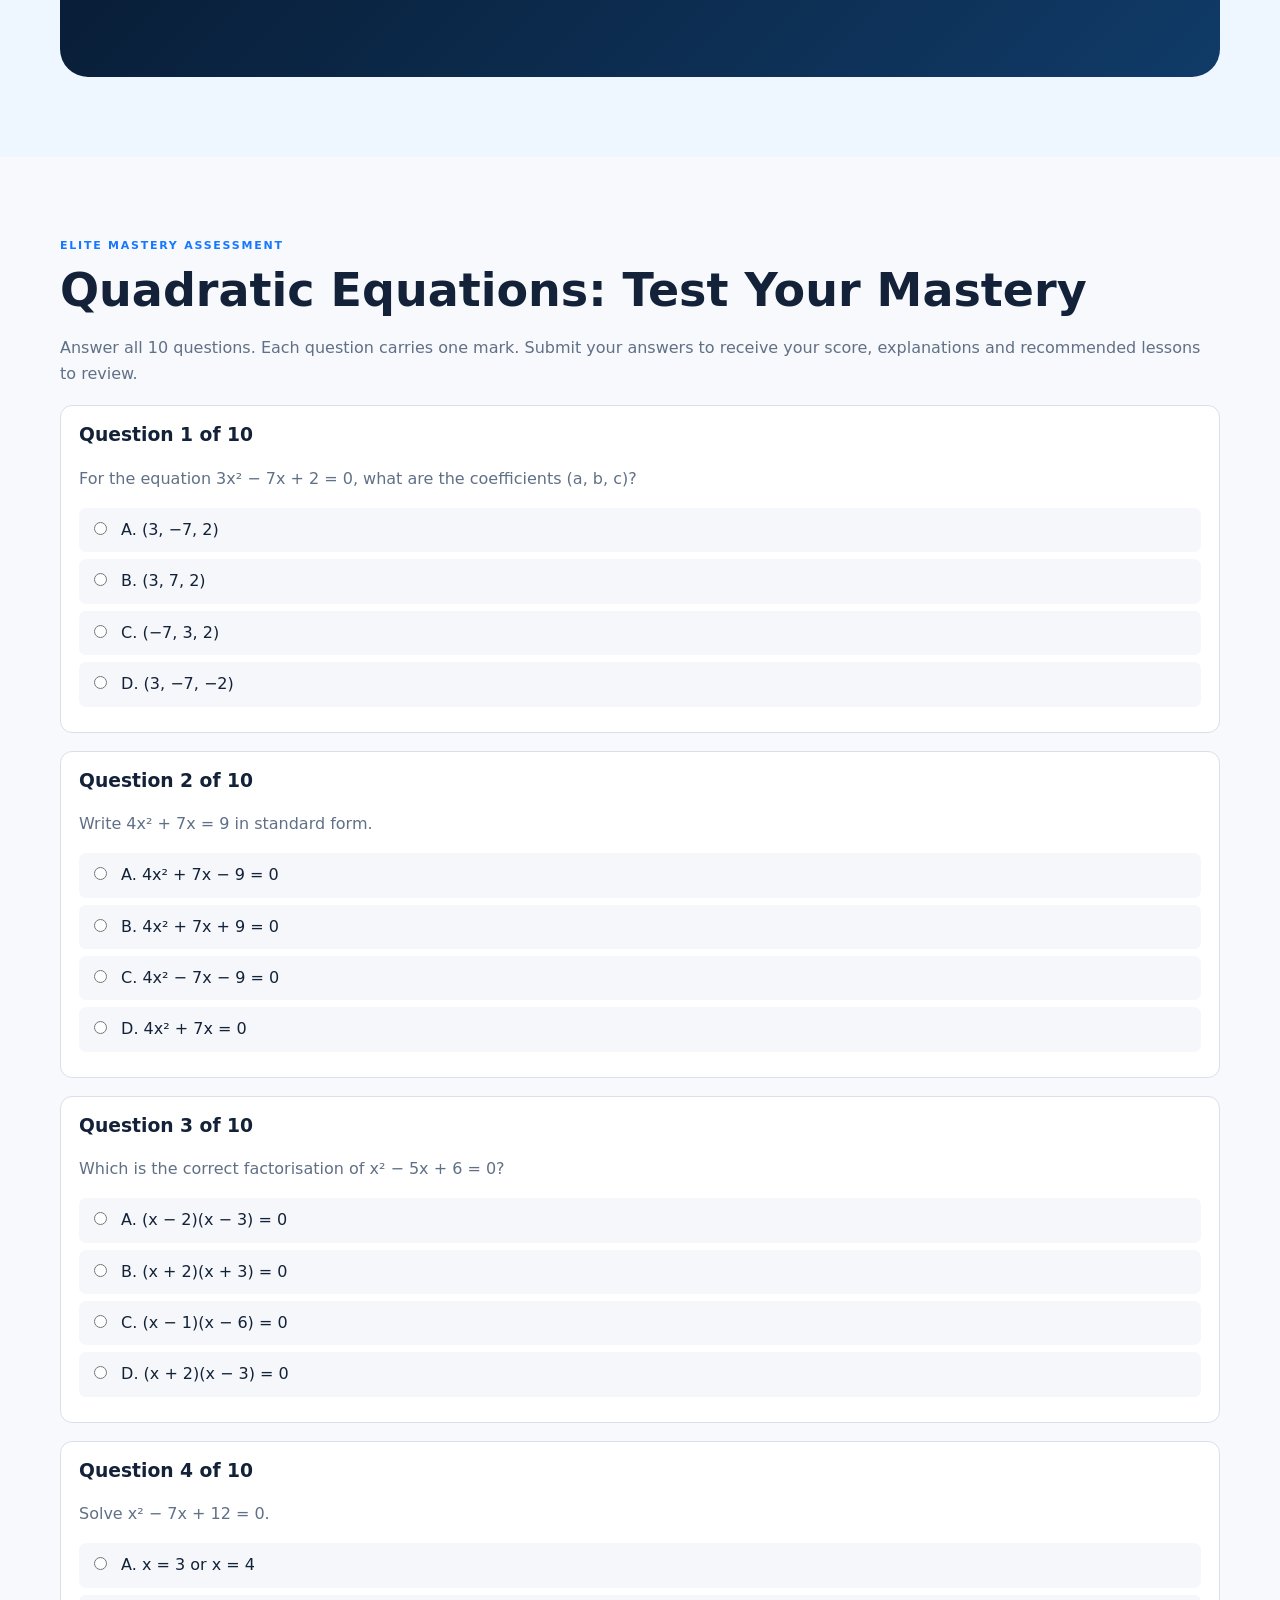
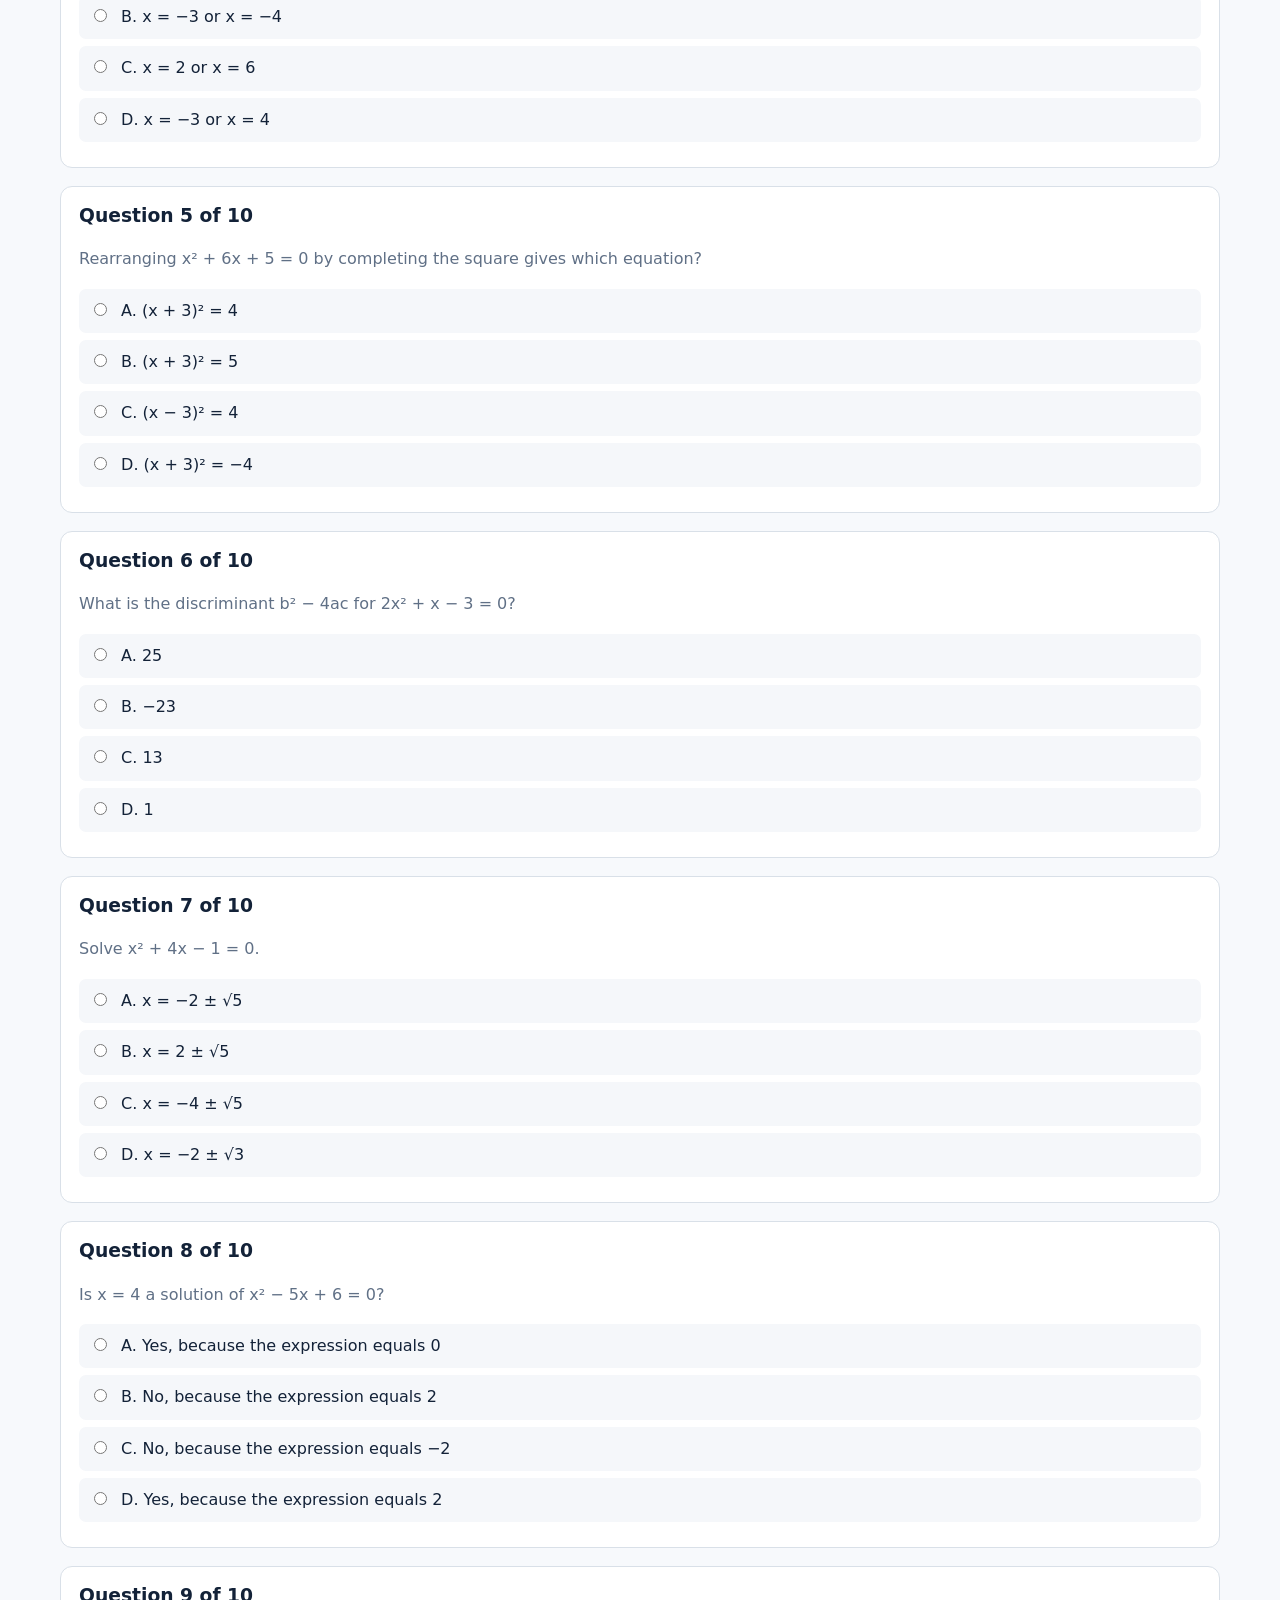
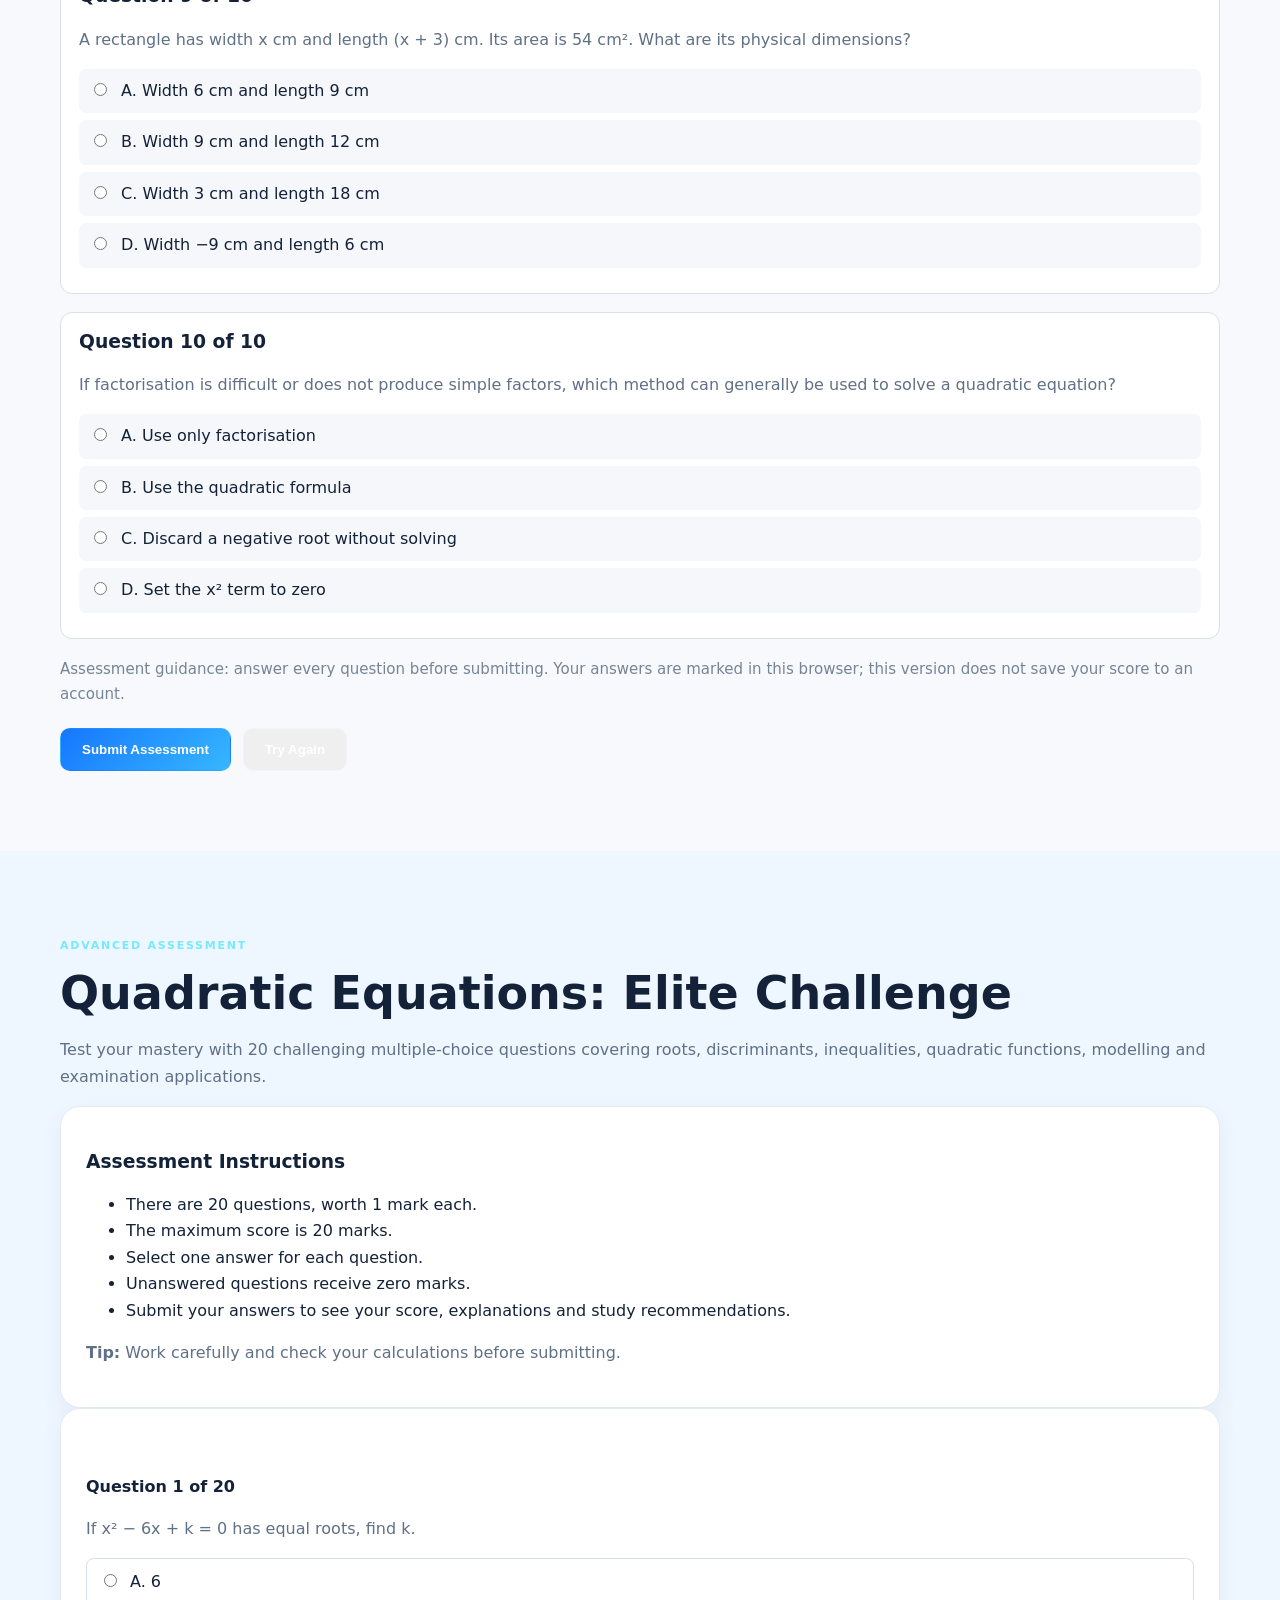
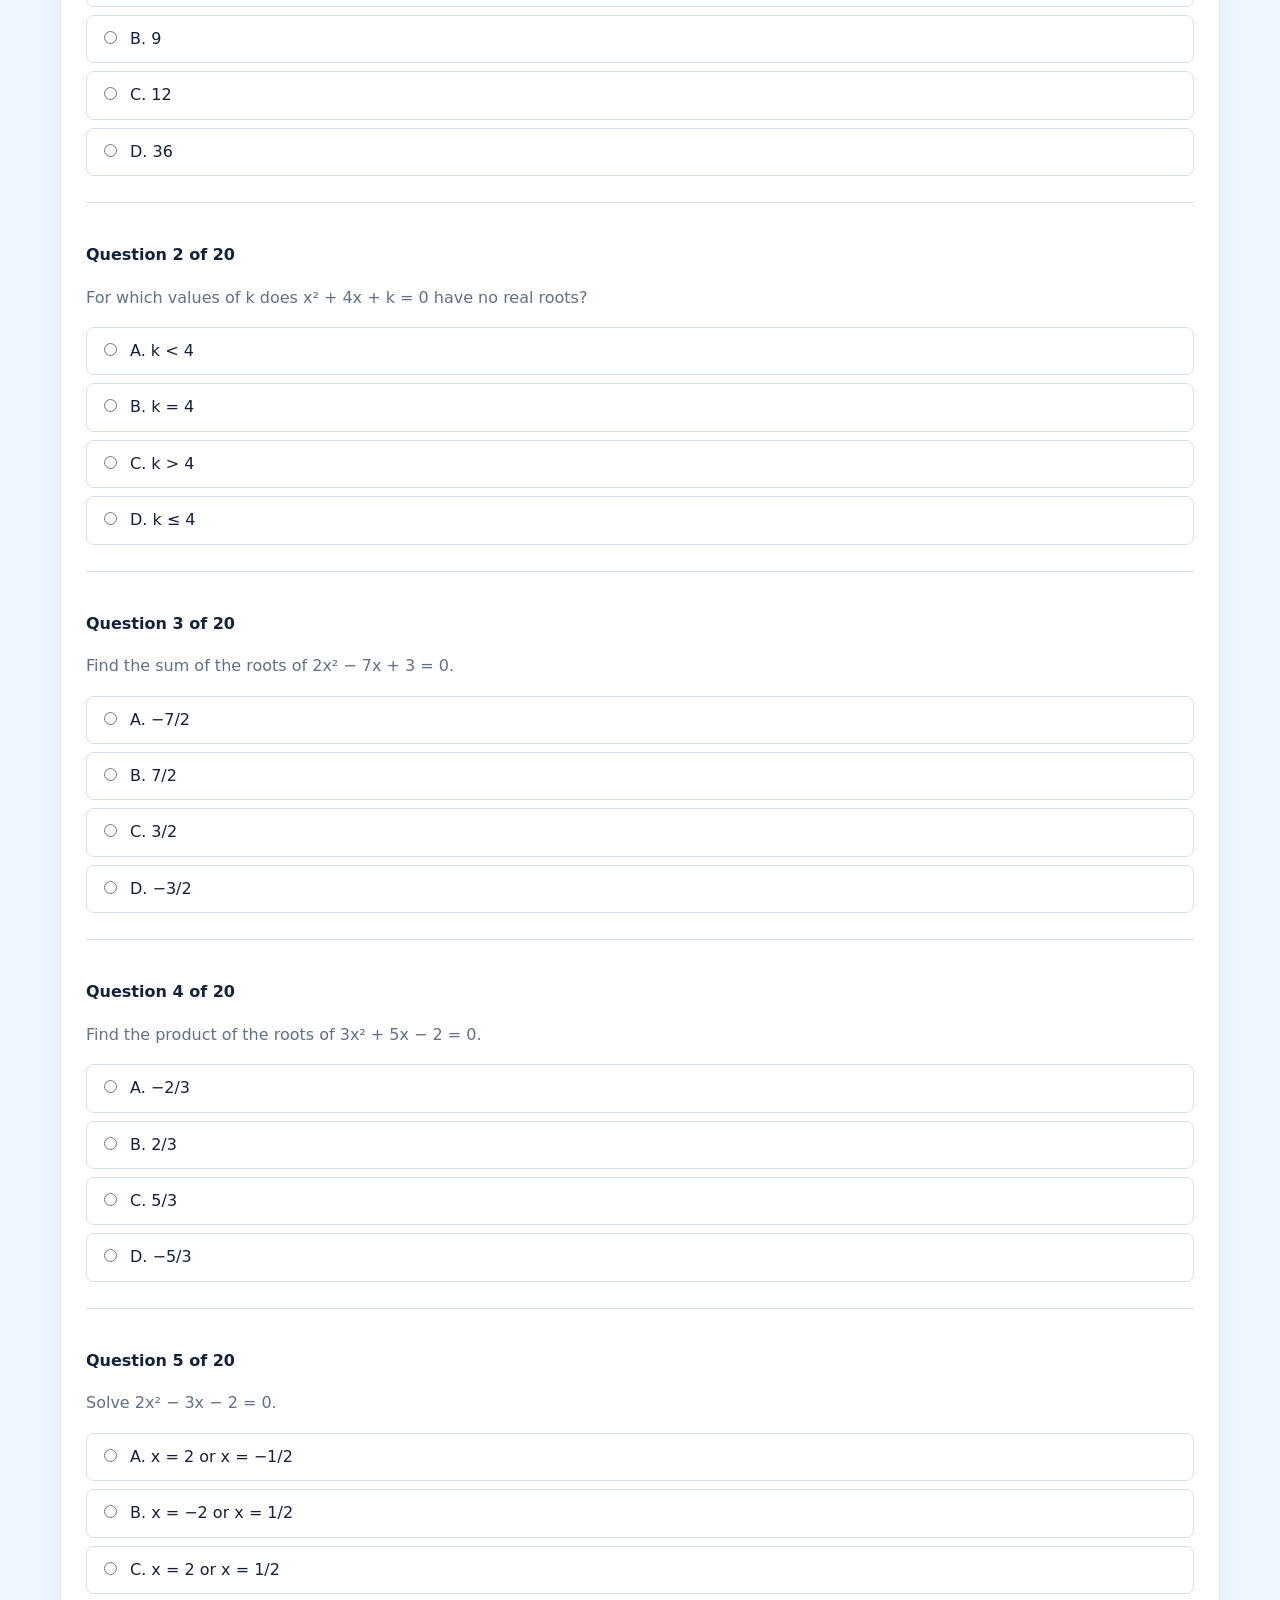
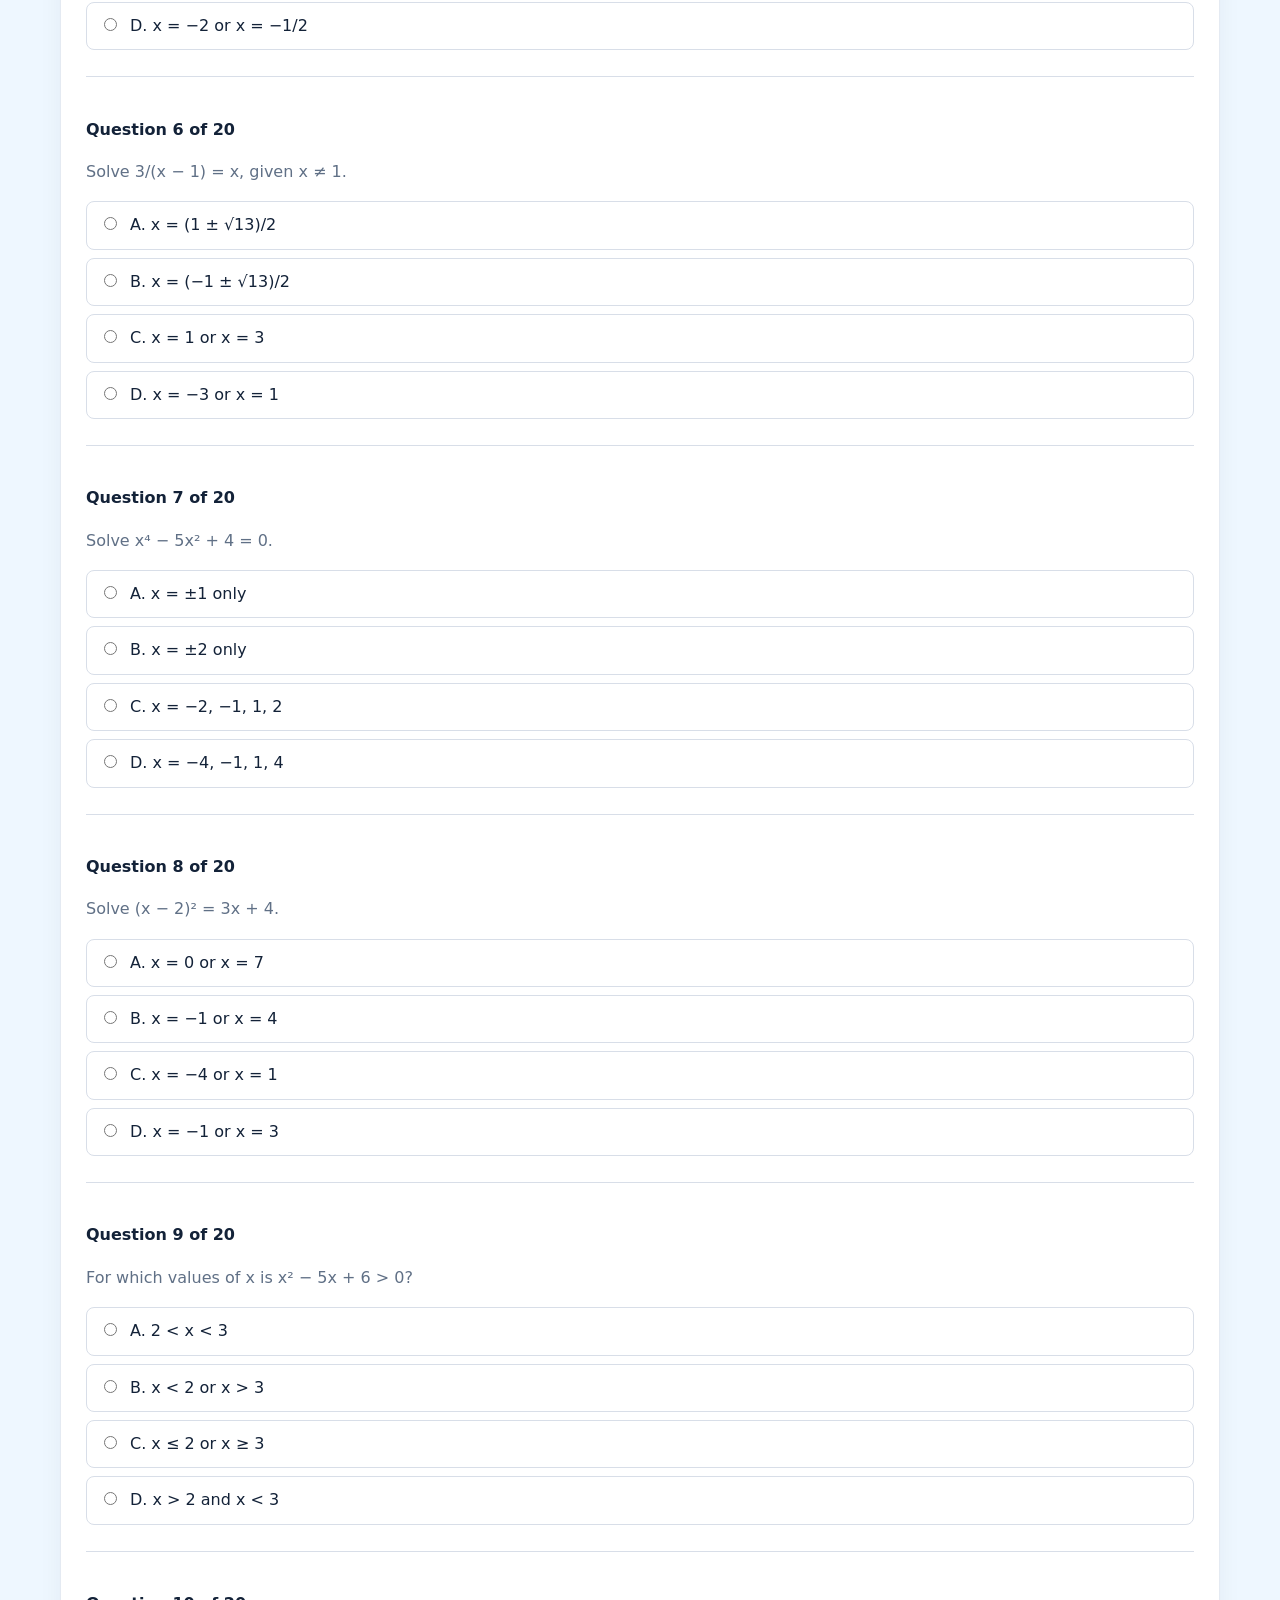
<file: quadratic-equations.html>
<!DOCTYPE html>
<html lang="en">
<head>
<meta charset="UTF-8"><meta name="viewport" content="width=device-width, initial-scale=1.0">
<title>Quadratic Equations Mastery | WAEC, JAMB & SAT Mathematics | Mr Chinonso Mathematics Elite Academy</title>
<meta name="description" content="Master quadratic equations from foundational concepts to elite application: factorisation, completing the square, quadratic formula, graphs, discriminant, roots and examination-style problem solving.">
<meta name="robots" content="index, follow"><link rel="canonical" href="https://mrchinonsomathsacademy.com/quadratic-equations.html">
<meta property="og:title" content="Quadratic Equations Mastery | Mr Chinonso Mathematics Elite Academy"><meta property="og:description" content="A structured Quadratic Equations learning hub from foundation to WAEC, JAMB and SAT application."><meta property="og:type" content="website"><meta property="og:url" content="https://mrchinonsomathsacademy.com/quadratic-equations.html"><meta property="og:site_name" content="Mr Chinonso Mathematics Elite Academy">
<style>
:root{--navy:#0b1f3a;--blue:#1677ff;--cyan:#21c8e8;--ink:#132238;--muted:#607086;--bg:#f7f9fc;--line:#e4eaf2}*{box-sizing:border-box}html{scroll-behavior:smooth}body{margin:0;font-family:Inter,system-ui,sans-serif;color:var(--ink);background:var(--bg);line-height:1.65}a{text-decoration:none;color:inherit}.container{width:min(1160px,92%);margin:auto}.site-header{position:sticky;top:0;z-index:50;background:rgba(255,255,255,.95);backdrop-filter:blur(14px);border-bottom:1px solid var(--line)}.nav-wrap{min-height:76px;display:flex;align-items:center;justify-content:space-between;gap:20px}.brand{display:flex;align-items:center;gap:10px}.brand-mark{display:grid;place-items:center;width:42px;height:42px;border-radius:12px;background:linear-gradient(135deg,var(--blue),var(--cyan));color:#fff;font-weight:900}.brand span:last-child{display:flex;flex-direction:column;line-height:1.05}.brand small{font-size:10px;letter-spacing:.08em;text-transform:uppercase;color:var(--muted);margin-top:5px}nav{display:flex;gap:22px;font-size:14px;font-weight:700}nav a:hover{color:var(--blue)}.nav-cta{padding:10px 17px;border-radius:999px;background:var(--navy);color:#fff!important}.hero{background:radial-gradient(circle at 85% 20%,rgba(33,200,232,.22),transparent 30%),linear-gradient(135deg,#07172c,#0b1f3a 55%,#103b68);color:#fff;padding:90px 0}.hero-grid{display:grid;grid-template-columns:1.12fr .88fr;gap:65px;align-items:center}.eyebrow,.kicker{font-size:11px;font-weight:900;letter-spacing:.16em;text-transform:uppercase}.eyebrow{color:#76e9ff}h1{font-size:clamp(42px,6vw,68px);line-height:1.04;margin:16px 0}.hero-copy{font-size:19px;color:#cbd8e8;max-width:720px}.actions{display:flex;gap:12px;flex-wrap:wrap;margin:28px 0}.btn{display:inline-flex;align-items:center;justify-content:center;padding:13px 21px;border-radius:10px;font-weight:800;border:1px solid transparent}.primary{background:linear-gradient(135deg,var(--blue),#36b7ff);color:#fff}.secondary{border-color:rgba(255,255,255,.3);color:#fff}.hero-card{background:rgba(255,255,255,.08);border:1px solid rgba(255,255,255,.15);border-radius:25px;padding:30px}.hero-card h2{font-size:25px;margin:8px 0 20px}.formula{font-size:25px;font-weight:900;text-align:center;padding:22px;border-radius:17px;background:rgba(255,255,255,.08)}.hero-card ul{padding-left:20px;color:#cbd8e8}.section{padding:80px 0}.section.alt{background:#eef7ff}.kicker{color:var(--blue)}h2{font-size:clamp(31px,4vw,46px);line-height:1.12;margin:10px 0 18px}h3{line-height:1.2}p{color:var(--muted)}.intro{max-width:800px}.grid{display:grid;grid-template-columns:repeat(3,1fr);gap:18px;margin-top:35px}.card,.method{background:#fff;border:1px solid var(--line);border-radius:20px;padding:25px;box-shadow:0 8px 25px rgba(11,31,58,.05)}.card .num{font-size:12px;font-weight:900;color:var(--blue);letter-spacing:.1em}.method-grid{display:grid;grid-template-columns:repeat(2,1fr);gap:18px;margin-top:35px}.method strong{display:block;font-size:19px;margin-bottom:6px}.method span{font-size:13px;color:var(--muted)}.dark{background:var(--navy);color:#fff}.dark p{color:#b7c6d7}.dark .kicker{color:#71e9ff}.steps{display:grid;grid-template-columns:repeat(4,1fr);gap:14px;margin-top:35px}.step{padding:22px;border:1px solid rgba(255,255,255,.13);border-radius:17px;background:rgba(255,255,255,.05)}.step b{color:#71e9ff;font-size:12px}.application{display:grid;grid-template-columns:1fr 1fr;gap:20px;margin-top:35px}.checklist{padding-left:20px;color:var(--muted)}.checklist li{margin:9px 0}.faq{border-top:1px solid var(--line);padding:18px 0}.faq strong{display:block;margin-bottom:6px}.faq p{margin:0}.cta{background:linear-gradient(135deg,#07172c,#103b68);color:#fff;border-radius:28px;padding:50px}.cta p{color:#cbd8e8;max-width:700px}footer{background:#07172c;color:#c0ccda;padding:45px 0 20px}footer p{color:#9eb1c6}.footer-row{display:flex;justify-content:space-between;gap:25px;flex-wrap:wrap}.copyright{border-top:1px solid rgba(255,255,255,.1);margin-top:30px;padding-top:16px;font-size:11px;color:#8da0b5}@media(max-width:850px){nav{display:none}.hero-grid{grid-template-columns:1fr}.grid,.method-grid,.application{grid-template-columns:1fr}.steps{grid-template-columns:repeat(2,1fr)}}@media(max-width:560px){.hero{padding:65px 0}.section{padding:65px 0}.steps{grid-template-columns:1fr}.cta{padding:32px}}
</style>
<script type="application/ld+json">{"@context":"https://schema.org","@type":"WebPage","@id":"https://mrchinonsomathsacademy.com/quadratic-equations.html#webpage","url":"https://mrchinonsomathsacademy.com/quadratic-equations.html","name":"Quadratic Equations Mastery | WAEC, JAMB & SAT Mathematics","description":"Structured Quadratic Equations learning from foundational concepts to examination and advanced application.","isPartOf":{"@type":"WebSite","@id":"https://mrchinonsomathsacademy.com/#website","url":"https://mrchinonsomathsacademy.com/","name":"Mr Chinonso Mathematics Elite Academy"},"about":{"@type":"Thing","name":"Quadratic Equations"}}</script>
<script type="application/ld+json">{"@context":"https://schema.org","@type":"BreadcrumbList","itemListElement":[{"@type":"ListItem","position":1,"name":"Home","item":"https://mrchinonsomathsacademy.com/"},{"@type":"ListItem","position":2,"name":"WAEC Mathematics","item":"https://mrchinonsomathsacademy.com/waec-mathematics.html"},{"@type":"ListItem","position":3,"name":"Quadratic Equations","item":"https://mrchinonsomathsacademy.com/quadratic-equations.html"}]}</script>
</head>
<body>
<header class="site-header"><div class="container nav-wrap"><a class="brand" href="index.html"><span class="brand-mark">MC</span><span>Mr Chinonso Mathematics Elite Academy<small>Foundation • Examination • International • Pre-University</small></span></a><nav><a href="index.html">Home</a><a href="waec-mathematics.html">WAEC Mathematics</a><a href="#methods">Methods</a><a class="nav-cta" href="https://wa.me/2348063357348">Enquire</a></nav></div></header>
<main>
<section class="hero"><div class="container hero-grid"><div><div class="eyebrow">QUADRATIC EQUATIONS • MASTERY HUB</div><h1>Master Quadratic Equations from Foundation to Elite Application.</h1><p class="hero-copy">Understand the structure of quadratic equations, choose effective methods of solution, interpret roots and graphs, and apply your knowledge to progressively challenging Mathematics problems.</p><div class="actions"><a class="btn primary" href="#learning-path">Start the Learning Path</a><a class="btn secondary" href="https://wa.me/2348063357348">Chat on WhatsApp</a></div></div><div class="hero-card"><div class="eyebrow">CORE IDEA</div><h2>Standard form</h2><div class="formula">ax² + bx + c = 0, &nbsp; a ≠ 0</div><ul><li>Understand the coefficients and structure.</li><li>Choose a suitable solution method.</li><li>Check and interpret the result.</li></ul></div></div></section>
<section class="section" id="learning-path"><div class="container"><div class="kicker">FOUNDATION</div><h2>What is a quadratic equation?</h2><p class="intro">A quadratic equation is an equation that can be written in the form <strong>ax² + bx + c = 0</strong>, where <strong>a ≠ 0</strong>. The highest power of the variable is 2. Mastery begins with recognising this structure and understanding how the coefficients affect the equation.</p><div class="grid"><article class="card"><div class="num">01 • RECOGNISE</div><h3>Identify the quadratic structure</h3><p>Distinguish quadratic equations from linear and other equations by examining the highest power of the variable.</p></article><article class="card"><div class="num">02 • REPRESENT</div><h3>Work with standard form</h3><p>Rearrange equations appropriately and identify the values represented by a, b and c.</p></article><article class="card"><div class="num">03 • SOLVE</div><h3>Choose an effective method</h3><p>Develop the judgement needed to select factorisation, completing the square, the quadratic formula or graphical methods.</p></article></div></div></section>
<section class="section alt" id="methods"><div class="container"><div class="kicker">METHODS OF SOLUTION</div><h2>Four major routes to solving quadratic equations.</h2><p class="intro">A strong learner should understand the reasoning behind each method and recognise when a method is useful.</p><div class="method-grid"><article class="method"><strong>1. Factorisation</strong><p>Rewrite a suitable quadratic as a product of factors, then use the zero-product principle to determine the roots.</p><span>Best developed through pattern recognition and careful verification.</span></article><article class="method"><strong>2. Completing the Square</strong><p>Transform the quadratic into a perfect-square form. This method also provides a bridge to vertex form and graphical interpretation.</p><span>Especially useful for connecting algebraic and graphical ideas.</span></article><article class="method"><strong>3. Quadratic Formula</strong><p>For ax² + bx + c = 0, the quadratic formula provides a general method for finding the roots.</p><span>Useful when factorisation is difficult or unsuitable.</span></article><article class="method"><strong>4. Graphical Solution</strong><p>Interpret solutions through the points where a quadratic graph meets the x-axis, while connecting algebraic roots with graphical features.</p><span>Develops interpretation rather than relying only on symbolic manipulation.</span></article></div></div></section>
<section class="section dark"><div class="container"><div class="kicker">ELITE APPLICATION</div><h2>Go beyond routine substitution.</h2><p class="intro">Quadratic mastery becomes stronger when learners can connect equations, roots, graphs, coefficients and real-world or examination contexts.</p><div class="steps"><div class="step"><b>STAGE 01</b><h3>Foundation</h3><p>Definitions, structure, notation and core algebraic skills.</p></div><div class="step"><b>STAGE 02</b><h3>Application</h3><p>Guided examples and method selection.</p></div><div class="step"><b>STAGE 03</b><h3>Excellence</h3><p>Independent multi-step problems and interpretation.</p></div><div class="step"><b>STAGE 04</b><h3>Elite</h3><p>Unfamiliar problems requiring strategy, reasoning and transfer.</p></div></div></div></section>
<section class="section"><div class="container"><div class="kicker">MASTERY CHECKLIST</div><h2>What should you be able to do?</h2><div class="application"><article class="card"><h3>Core skills</h3><ul class="checklist"><li>Recognise and write a quadratic equation in standard form.</li><li>Identify the coefficients a, b and c.</li><li>Solve suitable equations by factorisation.</li><li>Use completing the square.</li><li>Apply the quadratic formula accurately.</li><li>Interpret graphical solutions.</li></ul></article><article class="card"><h3>Higher application</h3><ul class="checklist"><li>Interpret the discriminant and nature of roots.</li><li>Connect roots with coefficients and graphs.</li><li>Translate unfamiliar situations into quadratic models.</li><li>Check whether a result is mathematically reasonable.</li><li>Present multi-step solutions clearly.</li><li>Apply quadratic reasoning to examination-style problems.</li></ul></article></div></div></section>
<section class="section alt"><div class="container"><div class="kicker">EXAMINATION APPLICATION</div><h2>Build transferable quadratic problem-solving skills.</h2><p class="intro">The same mathematical ideas can appear in different forms across secondary and international examinations. The Academy's goal is to develop understanding first, then apply that understanding to the requirements of each examination pathway.</p><div class="grid"><article class="card"><h3>WAEC Mathematics</h3><p>Develop algebraic fluency and problem-solving skills for quadratic-equation questions and related applications.</p><a href="waec-mathematics.html"><strong>← Return to WAEC Hub</strong></a></article><article class="card"><h3>JAMB Mathematics</h3><p>Strengthen speed, accuracy and method selection for objective-style Mathematics problem solving.</p><a href="index.html"><strong>Explore Academy</strong></a></article><article class="card"><h3>SAT Mathematics</h3><p>Build algebraic reasoning and interpretation skills that transfer to digital SAT Mathematics practice.</p><a href="index.html"><strong>Explore Academy</strong></a></article></div></div></section>

<section class="section" id="next-learning-assets">
  <div class="container">
    <div class="kicker">NEXT LEARNING ASSETS</div>
    <h2>Build Complete Quadratic Equations Mastery</h2>
    <p class="intro">
      Learn the methods, study worked solutions, and practise independently
      to develop confidence in quadratic equations.
    </p>

    <div class="grid">
      
<article class="card">
  <h3>📘 Lessons</h3>

  <p>
    Build a strong foundation in quadratic equations through
    clear explanations, guided learning objectives, and
    step-by-step methods.
  </p>

  
<details>
  <summary><strong>Lesson 1: Foundations, objectives and prerequisites</strong></summary>

  <h4>1.1 Learning objectives</h4>
  <p>By the end of this lesson, students should be able to:</p>
  <ul>
    <li>Define a quadratic equation and identify its degree.</li>
    <li>Recognise the standard form ax² + bx + c = 0, where a ≠ 0.</li>
    <li>Identify the coefficients a, b and c, including zero and negative coefficients.</li>
    <li>Explain what is meant by a root or solution of an equation.</li>
    <li>Use prerequisite algebra skills to prepare for solving quadratic equations.</li>
  </ul>

  <h4>1.2 Meaning of an equation</h4>
  <p>An equation is a mathematical statement that two expressions are equal. The symbol = means that the value on the left is equal to the value on the right.</p>
  <p><strong>Example:</strong> x + 4 = 9.</p>
  <p>Subtract 4 from both sides:</p>
  <p>x + 4 − 4 = 9 − 4</p>
  <p><strong>Therefore, x = 5.</strong></p>
  <p>The value x = 5 is called the solution because it makes the equation true.</p>

  <h4>1.3 What is a quadratic equation?</h4>
  <p>A quadratic equation is an equation that can be expressed as ax² + bx + c = 0, where a, b and c are constants and a ≠ 0. Its highest power of the variable is 2.</p>
  <p>The terms are:</p>
  <ul>
    <li><strong>ax²:</strong> the quadratic term.</li>
    <li><strong>bx:</strong> the linear term.</li>
    <li><strong>c:</strong> the constant term.</li>
    <li><strong>a:</strong> the coefficient of x²; it must not be zero.</li>
  </ul>

  <h4>1.4 Worked Example 1: Identify the coefficients</h4>
  <p><strong>Question:</strong> Identify a, b and c in 3x² − 7x + 2 = 0.</p>
  <p><strong>Step 1:</strong> Compare the equation with ax² + bx + c = 0.</p>
  <p><strong>Step 2:</strong> Read off the coefficients, including their signs.</p>
  <p><strong>Answer:</strong> a = 3, b = −7 and c = 2.</p>
  <p><strong>Important:</strong> The coefficient b is −7, not 7, because the term is −7x.</p>

  <h4>1.5 Worked Example 2: Recognise a missing term</h4>
  <p><strong>Question:</strong> Identify a, b and c in 5x² − 20 = 0.</p>
  <p>There is no term containing x. We can write the equation as 5x² + 0x − 20 = 0.</p>
  <p><strong>Answer:</strong> a = 5, b = 0 and c = −20.</p>
  <p>A missing term has a coefficient of zero; it does not stop the equation from being quadratic.</p>

  <h4>1.6 Prerequisite revision</h4>

  <p><strong>Skill A: Collect like terms</strong></p>
  <p>Example: 3x + 2x − 4 = 5x − 4.</p>

  <p><strong>Skill B: Expand brackets</strong></p>
  <p>Example: 2(x + 3) = 2x + 6.</p>

  <p><strong>Skill C: Use the zero-product property</strong></p>
  <p>If two factors multiply to give zero, at least one factor must be zero.</p>
  <p>For example, (x − 2)(x − 5) = 0 gives x − 2 = 0 or x − 5 = 0. Hence x = 2 or x = 5.</p>

  <p><strong>Skill D: Solve a linear equation</strong></p>
  <p>Example: 4x − 8 = 12.</p>
  <p>Add 8 to both sides: 4x = 20.</p>
  <p>Divide both sides by 4: <strong>x = 5.</strong></p>

  <h4>1.7 Common mistakes to avoid</h4>
  <ul>
    <li>Forgetting the negative sign when identifying a coefficient.</li>
    <li>Assuming every equation containing x² is automatically in standard form.</li>
    <li>Thinking a missing linear or constant term means the equation is not quadratic.</li>
    <li>Changing only one side of an equation when performing the same operation on both sides is required.</li>
  </ul>

  <h4>1.8 Guided practice</h4>
  <p>Attempt these questions before revealing the answers.</p>

  <details>
    <summary><strong>Question 1: Identify the coefficients</strong></summary>
    <p>For 4x² + 9x − 6 = 0, identify a, b and c.</p>
    <p><strong>Answer:</strong> a = 4, b = 9 and c = −6.</p>
  </details>

  <details>
    <summary><strong>Question 2: Identify the missing coefficient</strong></summary>
    <p>For 7x² − 49 = 0, state the values of a, b and c.</p>
    <p><strong>Answer:</strong> a = 7, b = 0 and c = −49.</p>
  </details>

  <details>
    <summary><strong>Question 3: Solve a prerequisite equation</strong></summary>
    <p>Solve 3x + 5 = 20.</p>
    <p><strong>Solution:</strong> Subtract 5 to obtain 3x = 15. Divide by 3.</p>
    <p><strong>Answer:</strong> x = 5.</p>
  </details>

  <h4>1.9 Lesson summary</h4>
  <ul>
    <li>A quadratic equation has degree 2 and can be written as ax² + bx + c = 0, with a ≠ 0.</li>
    <li>The coefficients may be positive, negative or zero for b and c.</li>
    <li>A solution is a value that makes the equation true.</li>
    <li>Expanding brackets, collecting like terms and solving simpler equations prepare students for quadratic methods.</li>
  </ul>

</details>


  
<details>
  <summary><strong>Lesson 2: Recognising and classifying quadratic equations</strong></summary>

  <h4>2.1 Definition and standard form</h4>
  <p>A quadratic equation in one variable is an equation that can be written in the form:</p>
  <p><strong>ax² + bx + c = 0, where a ≠ 0.</strong></p>
  <p>Here, a, b and c are constants, and x is the variable. The highest power of x is 2, so the equation has degree 2.</p>
  <ul>
    <li><strong>Quadratic term:</strong> ax²</li>
    <li><strong>Linear term:</strong> bx</li>
    <li><strong>Constant term:</strong> c</li>
  </ul>
  <p>The coefficient a must not be zero. If a = 0, the x² term disappears and the equation is no longer quadratic.</p>

  <h4>2.2 Worked Example 1: Identify the coefficients</h4>
  <p><strong>Question:</strong> Identify a, b and c in 2x² − 5x + 3 = 0.</p>
  <p><strong>Step 1:</strong> Compare the equation with ax² + bx + c = 0.</p>
  <p><strong>Step 2:</strong> Identify each coefficient, retaining its sign.</p>
  <p><strong>Answer:</strong> a = 2, b = −5 and c = 3.</p>

  <h4>2.3 Worked Example 2: Convert to standard form</h4>
  <p><strong>Question:</strong> Write 4x² + 7x = 9 in standard form.</p>
  <p><strong>Step 1:</strong> Subtract 9 from both sides.</p>
  <p>4x² + 7x − 9 = 0</p>
  <p><strong>Answer:</strong> 4x² + 7x − 9 = 0, where a = 4, b = 7 and c = −9.</p>
  <p>The equation was quadratic before rearrangement, but it was not yet written in standard form.</p>

  <h4>2.4 Worked Example 3: A missing linear term</h4>
  <p><strong>Question:</strong> Express 3x² = 12 in standard form and identify the coefficients.</p>
  <p><strong>Step 1:</strong> Move 12 to the left side.</p>
  <p>3x² − 12 = 0</p>
  <p><strong>Step 2:</strong> Include the missing linear term as 0x.</p>
  <p>3x² + 0x − 12 = 0</p>
  <p><strong>Answer:</strong> a = 3, b = 0 and c = −12. The equation is still quadratic.</p>

  <h4>2.5 Worked Example 4: Classify the equation</h4>
  <p>Determine whether each equation is quadratic.</p>
  <p><strong>(a)</strong> 5x² − 2x + 1 = 0</p>
  <p>The highest power is 2 and the coefficient of x² is 5, which is non-zero. <strong>It is quadratic.</strong></p>
  <p><strong>(b)</strong> 6x − 11 = 0</p>
  <p>The highest power is 1. <strong>It is linear, not quadratic.</strong></p>
  <p><strong>(c)</strong> x³ + 2x − 4 = 0</p>
  <p>The highest power is 3. <strong>It is cubic, not quadratic.</strong></p>
  <p><strong>(d)</strong> 0x² + 4x − 8 = 0</p>
  <p>The coefficient of x² is zero, so the equation reduces to 4x − 8 = 0. <strong>It is linear, not quadratic.</strong></p>

  <h4>2.6 Important examination rules</h4>
  <ul>
    <li>Arrange the equation so that one side is zero before identifying a, b and c.</li>
    <li>Keep the correct signs of all terms.</li>
    <li>A missing term has a coefficient of zero.</li>
    <li>The coefficient of x² must be non-zero for the equation to be quadratic.</li>
    <li>Do not confuse an equation's degree with the number of terms it contains.</li>
  </ul>

  <h4>2.7 Guided practice</h4>
  <p>Try each question before expanding the answer.</p>

  <details>
    <summary><strong>Question 1: Identify the coefficients</strong></summary>
    <p>For 6x² + x − 8 = 0, identify a, b and c.</p>
    <p><strong>Answer:</strong> a = 6, b = 1 and c = −8.</p>
  </details>

  <details>
    <summary><strong>Question 2: Convert to standard form</strong></summary>
    <p>Write 5x² − 3x = 10 in standard form.</p>
    <p><strong>Solution:</strong> Subtract 10 from both sides.</p>
    <p><strong>Answer:</strong> 5x² − 3x − 10 = 0.</p>
  </details>

  <details>
    <summary><strong>Question 3: Recognise a missing term</strong></summary>
    <p>For 8x² − 32 = 0, state a, b and c.</p>
    <p><strong>Answer:</strong> a = 8, b = 0 and c = −32.</p>
  </details>

  <details>
    <summary><strong>Question 4: Classify the equation</strong></summary>
    <p>Is 7x − 2 = 0 a quadratic equation? Explain.</p>
    <p><strong>Answer:</strong> No. It is linear because its highest power of x is 1.</p>
  </details>

  <h4>2.8 Lesson summary</h4>
  <p>A quadratic equation has degree 2 and can be written as ax² + bx + c = 0, where a ≠ 0. Rearranging into standard form makes it easier to identify coefficients and choose a suitable solving method.</p>

</details>


  ```html
<details>
    <summary><strong>Lesson 3: Choosing and applying a solution method</strong></summary>

    <h4>Learning objectives</h4>
    <p>By the end of this lesson, students should be able to choose a suitable method for solving a quadratic equation, apply the method accurately, and check their answers.</p>

    <h4>1. Method A: Factorisation</h4>
    <p>Factorisation is often efficient when a quadratic expression can be written as a product of two linear factors.</p>
    <p><strong>Worked Example 1:</strong> Solve x² − 5x + 6 = 0.</p>
    <ol>
      <li>Find two numbers whose product is 6 and whose sum is −5: −2 and −3.</li>
      <li>Factorise: (x − 2)(x − 3) = 0.</li>
      <li>Apply the zero-product property: x − 2 = 0 or x − 3 = 0.</li>
      <li>Therefore, <strong>x = 2 or x = 3.</strong></li>
    </ol>
    <p><strong>Key principle:</strong> If AB = 0, then A = 0 or B = 0.</p>

    <h4>2. Method B: Completing the square</h4>
    <p>Completing the square rewrites a quadratic expression as a perfect square plus or minus a constant. It is especially useful when factorisation is inconvenient.</p>
    <p><strong>Worked Example 2:</strong> Solve x² + 6x + 5 = 0.</p>
    <ol>
      <li>Move the constant: x² + 6x = −5.</li>
      <li>Take half the coefficient of x: 6 ÷ 2 = 3. Square it: 3² = 9.</li>
      <li>Add 9 to both sides: x² + 6x + 9 = 4.</li>
      <li>Write the left side as a perfect square: (x + 3)² = 4.</li>
      <li>Take square roots: x + 3 = ±2.</li>
      <li>Hence x = −3 + 2 or x = −3 − 2.</li>
      <li>Therefore, <strong>x = −1 or x = −5.</strong></li>
    </ol>
    <p><strong>Important:</strong> Whatever you add to one side of an equation must also be added to the other side.</p>

    <h4>3. Method C: The quadratic formula</h4>
    <p>The quadratic formula works for every quadratic equation written as ax² + bx + c = 0, provided a ≠ 0. Identify a, b and c carefully, including their signs.</p>
    <p><strong>Worked Example 3:</strong> Solve 2x² + x − 3 = 0.</p>
    <ol>
      <li>Identify the coefficients: a = 2, b = 1 and c = −3.</li>
      <li>Use the quadratic formula: <strong>x = (−b ± √(b² − 4ac)) ÷ 2a.</strong></li>
<li>Substitute a = 2, b = 1 and c = −3: x = (−1 ± √25) ÷ 4.</li>
      <li>Evaluate the discriminant: b² − 4ac = 1² − 4(2)(−3) = 25.</li>
      <li>Evaluate: x = (−1 ± 5) ÷ 4.</li>
      <li>First root: x = (−1 + 5) ÷ 4 = 1.</li>
      <li>Second root: x = (−1 − 5) ÷ 4 = −3/2.</li>
      <li>Therefore, <strong>x = 1 or x = −3/2.</strong></li>
    </ol>

    <h4>4. How to choose the best method</h4>
    <ul>
      <li><strong>Factorisation:</strong> Try this first when the factors are easy to identify.</li>
      <li><strong>Completing the square:</strong> Use it when you need a perfect-square form or want to understand the derivation of the quadratic formula.</li>
      <li><strong>Quadratic formula:</strong> Use it when factorisation is difficult or you need a dependable general method.</li>
    </ul>
    <p>Always follow the method required by an examination question. If no method is specified, choose a valid method and show the essential working.</p>

    <h4>5. Guided practice</h4>
    <details>
      <summary><strong>Practice A: Solve x² − 7x + 12 = 0 by factorisation.</strong></summary>
      <p>Find two numbers with product 12 and sum −7: −3 and −4.</p>
      <p>(x − 3)(x − 4) = 0.</p>
      <p><strong>Answer: x = 3 or x = 4.</strong></p>
    </details>
    <details>
      <summary><strong>Practice B: Solve x² + 4x − 1 = 0 by completing the square.</strong></summary>
      <p>x² + 4x = 1.</p>
      <p>Add (4 ÷ 2)² = 4 to both sides: x² + 4x + 4 = 5.</p>
      <p>(x + 2)² = 5, so x + 2 = ±√5.</p>
      <p><strong>Answer: x = −2 ± √5.</strong></p>
    </details>
    <details>
      <summary><strong>Practice C: Solve 3x² − 2x − 1 = 0 using the quadratic formula.</strong></summary>
      <p>a = 3, b = −2 and c = −1.</p>
      <p>The discriminant is (−2)² − 4(3)(−1) = 16.</p>
      <p>x = (2 ± √16) ÷ 6 = (2 ± 4) ÷ 6.</p>
      <p><strong>Answer: x = 1 or x = −1/3.</strong></p>
    </details>

    <h4>Common errors to avoid</h4>
    <ul>
      <li>Forgetting to set the equation equal to zero before factorising.</li>
      <li>Using incorrect signs when identifying a, b and c.</li>
      <li>Forgetting the ± sign when taking square roots.</li>
      <li>Adding a number to only one side while completing the square.</li>
      <li>Giving only one root when two distinct roots exist.</li>
    </ul>

    <p><strong>Lesson summary:</strong> Select a suitable method, show each important step, obtain all roots, and substitute your answers into the original equation to check them.</p>
  </details>
```

  ```html
<details>
    <summary><strong>Lesson 4: Checking solutions and interpreting answers</strong></summary>

    <h4>Learning objectives</h4>
    <p>By the end of this lesson, students should be able to verify solutions by substitution, identify invalid answers, interpret roots in context, and communicate final answers with appropriate units.</p>

    <h4>1. Checking a solution by substitution</h4>
    <p>A solution of an equation is a value that makes the equation true. To check a proposed root, substitute it into the original equation and simplify both sides.</p>

    <p><strong>Worked Example 1:</strong> Verify that x = 2 and x = 3 are solutions of x² − 5x + 6 = 0.</p>
    <p><strong>Check x = 2:</strong></p>
    <p>Substitute x = 2:</p>
    <p>2² − 5(2) + 6 = 4 − 10 + 6 = 0.</p>
    <p>The equation is satisfied, so x = 2 is a solution.</p>
    <p><strong>Check x = 3:</strong></p>
    <p>Substitute x = 3:</p>
    <p>3² − 5(3) + 6 = 9 − 15 + 6 = 0.</p>
    <p>The equation is satisfied, so x = 3 is also a solution.</p>
    <p><strong>Conclusion:</strong> Both roots are correct.</p>

    <h4>2. Distinguishing valid and invalid proposed solutions</h4>
    <p>A value that does not satisfy the original equation is not a solution, even if it appears during an incorrect calculation.</p>
    <p><strong>Worked Example 2:</strong> Is x = 4 a solution of x² − 5x + 6 = 0?</p>
    <p>Substitute x = 4:</p>
    <p>4² − 5(4) + 6 = 16 − 20 + 6 = 2.</p>
    <p>Since 2 ≠ 0, <strong>x = 4 is not a solution.</strong></p>
    <p><strong>Checking tip:</strong> Always check proposed roots in the original equation, not merely in a rearranged expression that may contain an error.</p>

    <h4>3. Interpreting roots in word problems</h4>
    <p>Quadratic equations can produce two mathematical roots, but the context of a problem determines which roots are meaningful. Lengths, ages in a specified setting, and numbers of objects usually cannot be negative.</p>
    <p><strong>Worked Example 3:</strong> A rectangle has a width of x cm and a length of (x + 3) cm. Its area is 54 cm². Find its dimensions.</p>
    <ol>
      <li>Form the equation: x(x + 3) = 54.</li>
      <li>Expand and rearrange: x² + 3x − 54 = 0.</li>
      <li>Factorise: (x + 9)(x − 6) = 0.</li>
      <li>Find the roots: x = −9 or x = 6.</li>
      <li>Interpret the results: a width of −9 cm is impossible, so reject it.</li>
      <li>Use x = 6: width = 6 cm and length = 6 + 3 = 9 cm.</li>
    </ol>
    <p><strong>Answer:</strong> The rectangle is 6 cm wide and 9 cm long. Check: 6 × 9 = 54 cm².</p>

    <h4>4. Checking answers in context</h4>
    <p>After solving a word problem, check both the mathematics and the meaning of the answer.</p>
    <ul>
      <li><strong>Lengths and distances:</strong> Reject negative values when they represent actual lengths or distances.</li>
      <li><strong>Numbers of people or objects:</strong> The answer must be a non-negative whole number.</li>
      <li><strong>Time:</strong> Check whether the value fits the time interval described in the question.</li>
      <li><strong>Units:</strong> Include units such as cm, m, seconds, or square metres where appropriate.</li>
      <li><strong>Original conditions:</strong> Confirm that the accepted value satisfies the equation and the word problem.</li>
    </ul>

    <h4>5. Guided practice</h4>
    <details>
      <summary><strong>Practice A: Check whether x = 4 is a solution of x² − 7x + 12 = 0.</strong></summary>
      <p>Substitute x = 4:</p>
      <p>4² − 7(4) + 12 = 16 − 28 + 12 = 0.</p>
      <p><strong>Answer:</strong> Yes. x = 4 is a solution because the expression equals zero.</p>
    </details>

    <details>
      <summary><strong>Practice B: Check whether x = 2 is a solution of x² + 4x − 1 = 0.</strong></summary>
      <p>Substitute x = 2:</p>
      <p>2² + 4(2) − 1 = 4 + 8 − 1 = 11.</p>
      <p>Since 11 ≠ 0, <strong>x = 2 is not a solution.</strong></p>
    </details>

    <details>
      <summary><strong>Practice C: A rectangle has width x m, length (x + 2) m and area 24 m². Find its dimensions.</strong></summary>
      <p>Form the equation: x(x + 2) = 24.</p>
      <p>Rearrange: x² + 2x − 24 = 0.</p>
      <p>Factorise: (x + 6)(x − 4) = 0.</p>
      <p>Therefore, x = −6 or x = 4. Reject x = −6 because a width cannot be negative.</p>
      <p>Width = 4 m; length = 4 + 2 = 6 m.</p>
      <p><strong>Answer:</strong> 4 m by 6 m. Check: 4 × 6 = 24 m².</p>
    </details>

    <h4>Common examination errors</h4>
    <ul>
      <li>Checking only one root when two roots have been obtained.</li>
      <li>Making arithmetic errors during substitution.</li>
      <li>Accepting a negative length or another impossible contextual answer.</li>
      <li>Giving a numerical answer without the required units.</li>
      <li>Failing to state why a root has been rejected.</li>
    </ul>

    <p><strong>Lesson summary:</strong> Solve the equation, substitute roots into the original equation, reject values that do not satisfy the problem's conditions, and state the final answer clearly with appropriate units.</p>
  </details>
```

  ```html
<details>
    <summary><strong>Lesson 5: Examination mastery and problem-solving strategy</strong></summary>

    <h4>Learning objectives</h4>
    <p>By the end of this lesson, students should be able to approach quadratic-equation questions systematically, select an efficient method, present complete mathematical working, check their answers, and interpret results correctly.</p>

    <h4>1. The five-step examination strategy</h4>
    <ol>
      <li><strong>Read carefully:</strong> Identify what the question asks you to find and whether a particular method is required.</li>
      <li><strong>Arrange the equation:</strong> Where appropriate, write it in standard form, ax² + bx + c = 0, with a ≠ 0.</li>
      <li><strong>Choose a method:</strong> Use factorisation when convenient, completing the square when appropriate, or the quadratic formula when a general method is needed.</li>
      <li><strong>Show the working:</strong> Write the important algebraic steps clearly, including both roots when applicable.</li>
      <li><strong>Check and conclude:</strong> Verify the roots by substitution and interpret the result in context where necessary.</li>
    </ol>

    <h4>2. Worked examination question: Factorisation</h4>
    <p><strong>Question:</strong> Solve 2x² − 7x + 3 = 0.</p>
    <p><strong>Step 1:</strong> Multiply the coefficient of x² by the constant term: 2 × 3 = 6.</p>
    <p><strong>Step 2:</strong> Find two numbers whose product is 6 and whose sum is −7: −6 and −1.</p>
    <p><strong>Step 3:</strong> Split the middle term:</p>
    <p>2x² − 6x − x + 3 = 0.</p>
    <p><strong>Step 4:</strong> Factorise by grouping:</p>
    <p>2x(x − 3) − 1(x − 3) = 0.</p>
    <p>(2x − 1)(x − 3) = 0.</p>
    <p><strong>Step 5:</strong> Apply the zero-product property:</p>
    <p>2x − 1 = 0 or x − 3 = 0.</p>
    <p><strong>Answer:</strong> x = 1/2 or x = 3.</p>

    <h4>3. Verify both roots</h4>
    <p><strong>Check x = 1/2:</strong></p>
    <p>2(1/2)² − 7(1/2) + 3 = 1/2 − 7/2 + 3 = 0.</p>
    <p><strong>Check x = 3:</strong></p>
    <p>2(3)² − 7(3) + 3 = 18 − 21 + 3 = 0.</p>
    <p>Both roots satisfy the original equation.</p>

    <h4>4. Examination presentation and time management</h4>
    <ul>
      <li>Write the equation clearly and show the main steps rather than jumping straight to the answer.</li>
      <li>Keep negative signs, brackets, fractions, and square roots accurate.</li>
      <li>Do not assume that every quadratic equation has two distinct real roots.</li>
      <li>Follow the instruction if the question specifies a method.</li>
      <li>Allocate time according to the marks and difficulty of each question.</li>
      <li>Leave time to check arithmetic, roots, units, and the final statement.</li>
    </ul>
    <p><strong>Marking advice:</strong> In written examinations, clear method and intermediate working can help an examiner identify correct steps even if an arithmetic error occurs later. Actual mark allocation depends on the examination and its marking scheme.</p>

    <h4>5. Common examination traps</h4>
    <ul>
      <li>Failing to rearrange an equation into standard form before applying a method that requires it.</li>
      <li>Making a sign error when identifying a, b, or c.</li>
      <li>Forgetting one root after factorising.</li>
      <li>Dropping the ± sign when taking square roots or using the quadratic formula.</li>
      <li>Accepting a negative length or another value that contradicts the question's context.</li>
      <li>Leaving out units or failing to state the final answer.</li>
    </ul>

    <h4>6. Timed examination practice</h4>
    <p>Try the following questions before opening their solutions. Suggested practice time: 6 minutes in total. This is a training target, not an official examination timing rule.</p>

    <details>
      <summary><strong>Question A: Solve x² − 9x + 20 = 0.</strong></summary>
      <p>Find two numbers with product 20 and sum −9: −4 and −5.</p>
      <p>(x − 4)(x − 5) = 0.</p>
      <p><strong>Answer:</strong> x = 4 or x = 5.</p>
      <p>Check: 4² − 9(4) + 20 = 0 and 5² − 9(5) + 20 = 0.</p>
    </details>

    <details>
      <summary><strong>Question B: Solve 2x² + x − 4 = 0 using the quadratic formula.</strong></summary>
      <p>a = 2, b = 1 and c = −4.</p>
      <p>Discriminant: b² − 4ac = 1 − 4(2)(−4) = 33.</p>
      <p>x = (−1 ± √33) ÷ 4.</p>
      <p><strong>Answer:</strong> x = (−1 + √33)/4 or x = (−1 − √33)/4.</p>
      <p>Since 33 is not a perfect square, the roots are irrational real numbers.</p>
    </details>

    <details>
      <summary><strong>Question C: A rectangle has width x m, length (x + 4) m and area 45 m². Find its dimensions.</strong></summary>
      <p>x(x + 4) = 45.</p>
      <p>x² + 4x − 45 = 0.</p>
      <p>(x + 9)(x − 5) = 0, so x = −9 or x = 5.</p>
      <p>Reject x = −9 because a width cannot be negative.</p>
      <p><strong>Answer:</strong> Width = 5 m and length = 9 m.</p>
      <p>Check: 5 × 9 = 45 m².</p>
    </details>

    <h4>7. Final mastery checklist</h4>
    <ul>
      <li>I can recognise a quadratic equation and write it in standard form.</li>
      <li>I can choose and apply a suitable solving method.</li>
      <li>I can calculate and state both roots when appropriate.</li>
      <li>I can verify roots by substitution.</li>
      <li>I can reject answers that are impossible in a real-life context.</li>
      <li>I can show clear working and state the final answer accurately.</li>
    </ul>

    <p><strong>Lesson summary:</strong> Examination success comes from understanding the mathematics, selecting an appropriate method, presenting complete working, checking results, and answering exactly what the question asks.</p>
  </details>
```
</article>


      <article class="card">
        <h3>✏️ Worked Examples</h3>
        <p>
          Follow each solution carefully. Expand your understanding
          from basic equations to more challenging applications.
        </p>

        <details>
          <summary><strong>Example 1: Solve by factorisation</strong></summary>
          <p><strong>Question:</strong> Solve \(x^2 - 5x + 6 = 0\).</p>
          <p><strong>Step 1:</strong> Find two numbers whose product is 6 and whose sum is −5. They are −2 and −3.</p>
          <p><strong>Step 2:</strong> Factorise the equation:</p>
          <p>\((x - 2)(x - 3) = 0\)</p>
          <p><strong>Step 3:</strong> Set each factor to zero:</p>
          <p>\(x - 2 = 0\) or \(x - 3 = 0\).</p>
          <p><strong>Answer:</strong> \(x = 2\) or \(x = 3\).</p>
          <p><strong>Check:</strong> Both values make the original expression equal to zero.</p>
        </details>

        <details>
          <summary><strong>Example 2: Complete the square</strong></summary>
          <p><strong>Question:</strong> Solve \(x^2 + 6x + 5 = 0\).</p>
          <p><strong>Step 1:</strong> Move the constant:</p>
          <p>\(x^2 + 6x = -5\)</p>
          <p><strong>Step 2:</strong> Half the coefficient of \(x\) is 3; its square is 9. Add 9 to both sides:</p>
          <p>\(x^2 + 6x + 9 = 4\)</p>
          <p><strong>Step 3:</strong> Write the left side as a perfect square:</p>
          <p>\((x + 3)^2 = 4\)</p>
          <p><strong>Step 4:</strong> Take both square roots:</p>
          <p>\(x + 3 = \pm 2\)</p>
          <p>Therefore, \(x = -1\) or \(x = -5\).</p>
          <p><strong>Answer:</strong> \(x = -1\) or \(x = -5\).</p>
        </details>

        <details>
          <summary><strong>Example 3: Use the quadratic formula</strong></summary>
          <p><strong>Question:</strong> Solve \(2x^2 + x - 3 = 0\).</p>
          <p><strong>Step 1:</strong> Identify \(a = 2\), \(b = 1\), and \(c = -3\).</p>
          <p><strong>Step 2:</strong> Substitute into the formula:</p>
          <p>\(x = \frac{-b \pm \sqrt{b^2 - 4ac}}{2a}\)</p>
          <p>\(x = \frac{-1 \pm \sqrt{1 - 4(2)(-3)}}{4}\)</p>
          <p>\(x = \frac{-1 \pm \sqrt{25}}{4}\)</p>
          <p><strong>Step 3:</strong> Evaluate both possibilities:</p>
          <p>\(x = \frac{-1 + 5}{4} = 1\)</p>
          <p>\(x = \frac{-1 - 5}{4} = -\frac{3}{2}\)</p>
          <p><strong>Answer:</strong> \(x = 1\) or \(x = -\frac{3}{2}\).</p>
        </details>
      </article>

      <article class="card">
        <h3>📝 Practice</h3>
        <p>
          Test your understanding with progressively challenging
          questions, then reveal the answers to check your work.
        </p>

        <details>
          <summary><strong>Practice 1: Factorisation</strong></summary>
          <p>Solve \(x^2 - 7x + 12 = 0\).</p>
          <p><strong>Answer:</strong> \((x - 3)(x - 4) = 0\), so \(x = 3\) or \(x = 4\).</p>
        </details>

        <details>
          <summary><strong>Practice 2: Completing the square</strong></summary>
          <p>Solve \(x^2 + 4x - 1 = 0\) by completing the square.</p>
          <p><strong>Answer:</strong> \((x + 2)^2 = 5\), so \(x = -2 \pm \sqrt{5}\).</p>
        </details>

        <details>
          <summary><strong>Practice 3: Quadratic formula</strong></summary>
          <p>Solve \(3x^2 - 2x - 1 = 0\).</p>
          <p><strong>Answer:</strong> \(x = 1\) or \(x = -\frac{1}{3}\).</p>
        </details>
      </article>
    
<article class="card">
  <div class="num">04 • INEQUALITIES</div>
  <h3>Quadratic Inequalities Mastery</h3>
  <p>
    Extend your quadratic-equation skills by learning to solve
    quadratic inequalities using roots, sign analysis, interval
    notation, worked examples, and interactive assessment.
  </p>
  <a href="quadratic-inequalities.html">
    <strong>Start Quadratic Inequalities →</strong>
  </a>
</article>

    </div>
  </div>
</section>


<section class="section alt" id="examination-applications">
  <div class="container">
    <div class="kicker">WAEC EXAMINATION PRACTICE</div>
    <h2>Quadratic Equations in Practical Problems</h2>
    <p class="intro">
      Learn how to translate real-life situations into quadratic equations,
      solve them systematically, and interpret the answers in context.
      These are original examination-style practice examples, not claimed
      past WAEC questions.
    </p>

    <article class="card">
      <div class="num">WORKED EXAMPLE 1</div>
      <h3>Finding the dimensions of a rectangle</h3>
      <p>
        The length of a rectangle is 3 cm greater than its width.
        If its area is 54 cm², find its dimensions.
      </p>

      <h3>Step 1: Define the variable</h3>
      <p>Let the width be x cm. Then the length is (x + 3) cm.</p>

      <h3>Step 2: Form the quadratic equation</h3>
      <p>
        Area = length × width<br>
        x(x + 3) = 54<br>
        x² + 3x − 54 = 0
      </p>

      <h3>Step 3: Solve by factorisation</h3>
      <p>
        (x + 9)(x − 6) = 0<br>
        Therefore, x = −9 or x = 6.
      </p>

      <h3>Step 4: Interpret the answer</h3>
      <p>
        A dimension cannot be negative, so the width is 6 cm.
        The length is 6 + 3 = 9 cm.
      </p>

      <p><strong>Answer: Width = 6 cm; length = 9 cm.</strong></p>
      <p>Check: 6 × 9 = 54 cm².</p>
    </article>

    <article class="card" style="margin-top:20px">
      <div class="num">WORKED EXAMPLE 2</div>
      <h3>Two consecutive positive integers</h3>
      <p>
        The product of two consecutive positive integers is 72.
        Find the integers.
      </p>

      <h3>Step 1: Represent the integers</h3>
      <p>Let the smaller integer be n. The next integer is n + 1.</p>

      <h3>Step 2: Form the equation</h3>
      <p>
        n(n + 1) = 72<br>
        n² + n − 72 = 0
      </p>

      <h3>Step 3: Factorise</h3>
      <p>
        (n + 9)(n − 8) = 0<br>
        Therefore, n = −9 or n = 8.
      </p>

      <h3>Step 4: Select the valid integers</h3>
      <p>
        Since both integers must be positive, n = 8.
        The next integer is 9.
      </p>

      <p><strong>Answer: 8 and 9.</strong></p>
      <p>Check: 8 × 9 = 72.</p>
    </article>

    <article class="card" style="margin-top:20px">
      <div class="num">INDEPENDENT PRACTICE</div>
      <h3>Test your understanding</h3>

      <p>
        <strong>Question 1:</strong> The length of a rectangle is 5 cm
        greater than its width. Its area is 84 cm². Find its dimensions.
      </p>
      <details>
        <summary><strong>Reveal answer to Question 1</strong></summary>
        <p>
          Let the width be x. Then x(x + 5) = 84,
          giving x² + 5x − 84 = 0.
          Factorising gives (x + 12)(x − 7) = 0.
          The width is 7 cm and the length is 12 cm.
        </p>
      </details>

      <p>
        <strong>Question 2:</strong> The product of two consecutive
        positive integers is 156. Find the integers.
      </p>
      <details>
        <summary><strong>Reveal answer to Question 2</strong></summary>
        <p>
          Let the smaller integer be n.
          Then n(n + 1) = 156, so n² + n − 156 = 0.
          Factorising gives (n + 13)(n − 12) = 0.
          The integers are 12 and 13.
        </p>
      </details>

      <p>
        <strong>Question 3:</strong> A number multiplied by the number
        that is 4 greater than it gives 96. Find the positive number.
      </p>
      <details>
        <summary><strong>Reveal answer to Question 3</strong></summary>
        <p>
          Let the number be x. Then x(x + 4) = 96,
          so x² + 4x − 96 = 0.
          Factorising gives (x + 12)(x − 8) = 0.
          The positive number is 8.
        </p>
      </details>
    </article>

    <div class="cta" style="margin-top:30px">
      <h2>Need help mastering quadratic equations?</h2>
      <p>Get guidance from Mr Chinonso Mathematics Elite Academy.</p>
      <div class="actions">
        <a class="btn primary"
           href="https://wa.me/2348063357348">
          Chat on WhatsApp
        </a>
        <a class="btn secondary" href="#learning-path">
          Review the Foundation
        </a>
      </div>
    </div>
  </div>
</section>

<section class="section" id="quadratic-self-assessment">
  <div class="container">
    <div class="kicker">ELITE MASTERY ASSESSMENT</div>
    <h2>Quadratic Equations: Test Your Mastery</h2>
    <p>Answer all 10 questions. Each question carries one mark. Submit your answers to receive your score, explanations and recommended lessons to review.</p>

    <style>
      #quadratic-self-assessment .qa-question {
        border: 1px solid #d9e0e8;
        border-radius: 12px;
        padding: 18px;
        margin: 18px 0;
        background: #fff;
      }
      #quadratic-self-assessment .qa-question h3 {
        margin-top: 0;
      }
      #quadratic-self-assessment .qa-option {
        display: block;
        padding: 9px 10px;
        margin: 7px 0;
        border-radius: 7px;
        cursor: pointer;
        background: #f5f7fa;
      }
      #quadratic-self-assessment .qa-option input {
        margin-right: 9px;
      }
      #quadratic-self-assessment .qa-feedback {
        display: none;
        padding: 12px;
        margin-top: 12px;
        border-radius: 8px;
        background: #edf4ff;
      }
      #quadratic-self-assessment .qa-correct {
        border-left: 4px solid #16803c;
      }
      #quadratic-self-assessment .qa-incorrect {
        border-left: 4px solid #bd3434;
      }
      #quadratic-self-assessment .qa-actions {
        display: flex;
        flex-wrap: wrap;
        gap: 12px;
        margin-top: 22px;
      }
      #quadratic-self-assessment .qa-result {
        display: none;
        margin-top: 24px;
        padding: 20px;
        border: 2px solid #cbd5e1;
        border-radius: 12px;
      }
      #quadratic-self-assessment .qa-result h3 {
        margin-top: 0;
      }
      #quadratic-self-assessment .qa-review-list {
        padding-left: 22px;
      }
      #quadratic-self-assessment button {
        cursor: pointer;
      }
      #quadratic-self-assessment .qa-note {
        font-size: .94em;
        opacity: .85;
      }
    </style>

    <form id="qa-quiz-form">
      <div class="qa-question" data-question="1" data-lesson="Lesson 1">
        <h3>Question 1 of 10</h3>
        <p>For the equation 3x² − 7x + 2 = 0, what are the coefficients (a, b, c)?</p>
        <label class="qa-option"><input type="radio" name="qa1" value="A"> A. (3, −7, 2)</label>
        <label class="qa-option"><input type="radio" name="qa1" value="B"> B. (3, 7, 2)</label>
        <label class="qa-option"><input type="radio" name="qa1" value="C"> C. (−7, 3, 2)</label>
        <label class="qa-option"><input type="radio" name="qa1" value="D"> D. (3, −7, −2)</label>
        <div class="qa-feedback" aria-live="polite"></div>
      </div>

      <div class="qa-question" data-question="2" data-lesson="Lesson 2">
        <h3>Question 2 of 10</h3>
        <p>Write 4x² + 7x = 9 in standard form.</p>
        <label class="qa-option"><input type="radio" name="qa2" value="A"> A. 4x² + 7x − 9 = 0</label>
        <label class="qa-option"><input type="radio" name="qa2" value="B"> B. 4x² + 7x + 9 = 0</label>
        <label class="qa-option"><input type="radio" name="qa2" value="C"> C. 4x² − 7x − 9 = 0</label>
        <label class="qa-option"><input type="radio" name="qa2" value="D"> D. 4x² + 7x = 0</label>
        <div class="qa-feedback" aria-live="polite"></div>
      </div>

      <div class="qa-question" data-question="3" data-lesson="Lesson 3">
        <h3>Question 3 of 10</h3>
        <p>Which is the correct factorisation of x² − 5x + 6 = 0?</p>
        <label class="qa-option"><input type="radio" name="qa3" value="A"> A. (x − 2)(x − 3) = 0</label>
        <label class="qa-option"><input type="radio" name="qa3" value="B"> B. (x + 2)(x + 3) = 0</label>
        <label class="qa-option"><input type="radio" name="qa3" value="C"> C. (x − 1)(x − 6) = 0</label>
        <label class="qa-option"><input type="radio" name="qa3" value="D"> D. (x + 2)(x − 3) = 0</label>
        <div class="qa-feedback" aria-live="polite"></div>
      </div>

      <div class="qa-question" data-question="4" data-lesson="Lesson 3">
        <h3>Question 4 of 10</h3>
        <p>Solve x² − 7x + 12 = 0.</p>
        <label class="qa-option"><input type="radio" name="qa4" value="A"> A. x = 3 or x = 4</label>
        <label class="qa-option"><input type="radio" name="qa4" value="B"> B. x = −3 or x = −4</label>
        <label class="qa-option"><input type="radio" name="qa4" value="C"> C. x = 2 or x = 6</label>
        <label class="qa-option"><input type="radio" name="qa4" value="D"> D. x = −3 or x = 4</label>
        <div class="qa-feedback" aria-live="polite"></div>
      </div>

      <div class="qa-question" data-question="5" data-lesson="Lesson 3">
        <h3>Question 5 of 10</h3>
        <p>Rearranging x² + 6x + 5 = 0 by completing the square gives which equation?</p>
        <label class="qa-option"><input type="radio" name="qa5" value="A"> A. (x + 3)² = 4</label>
        <label class="qa-option"><input type="radio" name="qa5" value="B"> B. (x + 3)² = 5</label>
        <label class="qa-option"><input type="radio" name="qa5" value="C"> C. (x − 3)² = 4</label>
        <label class="qa-option"><input type="radio" name="qa5" value="D"> D. (x + 3)² = −4</label>
        <div class="qa-feedback" aria-live="polite"></div>
      </div>

      <div class="qa-question" data-question="6" data-lesson="Lesson 3">
        <h3>Question 6 of 10</h3>
        <p>What is the discriminant b² − 4ac for 2x² + x − 3 = 0?</p>
        <label class="qa-option"><input type="radio" name="qa6" value="A"> A. 25</label>
        <label class="qa-option"><input type="radio" name="qa6" value="B"> B. −23</label>
        <label class="qa-option"><input type="radio" name="qa6" value="C"> C. 13</label>
        <label class="qa-option"><input type="radio" name="qa6" value="D"> D. 1</label>
        <div class="qa-feedback" aria-live="polite"></div>
      </div>

      <div class="qa-question" data-question="7" data-lesson="Lesson 3">
        <h3>Question 7 of 10</h3>
        <p>Solve x² + 4x − 1 = 0.</p>
        <label class="qa-option"><input type="radio" name="qa7" value="A"> A. x = −2 ± √5</label>
        <label class="qa-option"><input type="radio" name="qa7" value="B"> B. x = 2 ± √5</label>
        <label class="qa-option"><input type="radio" name="qa7" value="C"> C. x = −4 ± √5</label>
        <label class="qa-option"><input type="radio" name="qa7" value="D"> D. x = −2 ± √3</label>
        <div class="qa-feedback" aria-live="polite"></div>
      </div>

      <div class="qa-question" data-question="8" data-lesson="Lesson 4">
        <h3>Question 8 of 10</h3>
        <p>Is x = 4 a solution of x² − 5x + 6 = 0?</p>
        <label class="qa-option"><input type="radio" name="qa8" value="A"> A. Yes, because the expression equals 0</label>
        <label class="qa-option"><input type="radio" name="qa8" value="B"> B. No, because the expression equals 2</label>
        <label class="qa-option"><input type="radio" name="qa8" value="C"> C. No, because the expression equals −2</label>
        <label class="qa-option"><input type="radio" name="qa8" value="D"> D. Yes, because the expression equals 2</label>
        <div class="qa-feedback" aria-live="polite"></div>
      </div>

      <div class="qa-question" data-question="9" data-lesson="Lesson 4">
        <h3>Question 9 of 10</h3>
        <p>A rectangle has width x cm and length (x + 3) cm. Its area is 54 cm². What are its physical dimensions?</p>
        <label class="qa-option"><input type="radio" name="qa9" value="A"> A. Width 6 cm and length 9 cm</label>
        <label class="qa-option"><input type="radio" name="qa9" value="B"> B. Width 9 cm and length 12 cm</label>
        <label class="qa-option"><input type="radio" name="qa9" value="C"> C. Width 3 cm and length 18 cm</label>
        <label class="qa-option"><input type="radio" name="qa9" value="D"> D. Width −9 cm and length 6 cm</label>
        <div class="qa-feedback" aria-live="polite"></div>
      </div>

      <div class="qa-question" data-question="10" data-lesson="Lesson 5">
        <h3>Question 10 of 10</h3>
        <p>If factorisation is difficult or does not produce simple factors, which method can generally be used to solve a quadratic equation?</p>
        <label class="qa-option"><input type="radio" name="qa10" value="A"> A. Use only factorisation</label>
        <label class="qa-option"><input type="radio" name="qa10" value="B"> B. Use the quadratic formula</label>
        <label class="qa-option"><input type="radio" name="qa10" value="C"> C. Discard a negative root without solving</label>
        <label class="qa-option"><input type="radio" name="qa10" value="D"> D. Set the x² term to zero</label>
        <div class="qa-feedback" aria-live="polite"></div>
      </div>

      <p class="qa-note">Assessment guidance: answer every question before submitting. Your answers are marked in this browser; this version does not save your score to an account.</p>

      <div class="qa-actions">
        <button class="btn primary" type="submit">Submit Assessment</button>
        <button class="btn secondary" type="button" id="qa-reset">Try Again</button>
      </div>
    </form>

    <div class="qa-result" id="qa-result" role="status" aria-live="polite" tabindex="-1">
      <h3 id="qa-result-heading">Your Assessment Result</h3>
      <p id="qa-score"></p>
      <p id="qa-message"></p>
      <h4>Recommended lessons to review</h4>
      <ul class="qa-review-list" id="qa-review-list"></ul>
      <p><a class="btn secondary" href="#learning-path">Return to the Learning Foundation</a></p>
    </div>
  </div>

  <script>
    (function () {
      const form = document.getElementById("qa-quiz-form");
      const result = document.getElementById("qa-result");
      const scoreOutput = document.getElementById("qa-score");
      const messageOutput = document.getElementById("qa-message");
      const reviewList = document.getElementById("qa-review-list");
      const resultHeading = document.getElementById("qa-result-heading");
      const resetButton = document.getElementById("qa-reset");

      if (!form || !result || !resetButton) return;

      const answers = {
        1: {
          correct: "A",
          explanation: "In ax² + bx + c = 0, a is the coefficient of x², b is the coefficient of x, and c is the constant. Therefore (a, b, c) = (3, −7, 2).",
          lesson: "Lesson 1 — Foundations and coefficients"
        },
        2: {
          correct: "A",
          explanation: "Subtract 9 from both sides to obtain 4x² + 7x − 9 = 0.",
          lesson: "Lesson 2 — Recognising and classifying quadratic equations"
        },
        3: {
          correct: "A",
          explanation: "The numbers −2 and −3 multiply to give 6 and add to give −5, so x² − 5x + 6 = (x − 2)(x − 3).",
          lesson: "Lesson 3 — Choosing and applying a solution method"
        },
        4: {
          correct: "A",
          explanation: "Factorise as (x − 3)(x − 4) = 0. Hence x = 3 or x = 4.",
          lesson: "Lesson 3 — Factorisation and roots"
        },
        5: {
          correct: "A",
          explanation: "x² + 6x + 5 = 0 becomes x² + 6x = −5. Add 9 to both sides: (x + 3)² = 4.",
          lesson: "Lesson 3 — Completing the square"
        },
        6: {
          correct: "A",
          explanation: "Here a = 2, b = 1 and c = −3. The discriminant is 1² − 4(2)(−3) = 1 + 24 = 25.",
          lesson: "Lesson 3 — The quadratic formula and discriminant"
        },
        7: {
          correct: "A",
          explanation: "The quadratic formula gives x = (−4 ± √(16 + 4))/2 = (−4 ± √20)/2 = −2 ± √5.",
          lesson: "Lesson 3 — The quadratic formula"
        },
        8: {
          correct: "B",
          explanation: "Substitute x = 4: 4² − 5(4) + 6 = 16 − 20 + 6 = 2, not 0. Therefore x = 4 is not a root.",
          lesson: "Lesson 4 — Checking solutions by substitution"
        },
        9: {
          correct: "A",
          explanation: "x(x + 3) = 54 gives x² + 3x − 54 = 0 = (x + 9)(x − 6). The roots are −9 and 6; reject −9 because a physical width cannot be negative. Width = 6 cm and length = 9 cm.",
          lesson: "Lesson 4 — Interpreting contextual answers"
        },
        10: {
          correct: "B",
          explanation: "The quadratic formula works for every quadratic equation with a ≠ 0, although the type of roots depends on the discriminant.",
          lesson: "Lesson 5 — Examination mastery and problem-solving strategy"
        }
      };

      form.addEventListener("submit", function (event) {
        event.preventDefault();

        let score = 0;
        const missedLessons = new Set();
        const questions = form.querySelectorAll(".qa-question");

        questions.forEach(function (question) {
          const number = question.dataset.question;
          const selected = form.querySelector('input[name="qa' + number + '"]:checked');
          const feedback = question.querySelector(".qa-feedback");
          const item = answers[number];

          feedback.style.display = "block";
          feedback.classList.remove("qa-correct", "qa-incorrect");

          if (selected && selected.value === item.correct) {
            score += 1;
            feedback.classList.add("qa-correct");
            feedback.innerHTML = "<strong>Correct!</strong> " + item.explanation;
          } else {
            feedback.classList.add("qa-incorrect");
            const chosenText = selected
              ? "Your answer: " + selected.value + ". "
              : "You did not select an answer. ";
            feedback.innerHTML = "<strong>Not quite.</strong> " +
              chosenText + "Correct answer: " + item.correct + ". " +
              item.explanation;
            missedLessons.add(item.lesson);
          }
        });

        const percentage = score * 10;
        result.style.display = "block";
        resultHeading.textContent = "Assessment Complete";
        scoreOutput.textContent = "Your score: " + score + " / 10 (" + percentage + "%).";

        if (score === 10) {
          messageOutput.textContent = "Outstanding! You answered every question correctly. Continue to more challenging applications.";
        } else if (score >= 8) {
          messageOutput.textContent = "Very good work! Review the explanations for the questions you missed, then try again to aim for full marks.";
        } else if (score >= 5) {
          messageOutput.textContent = "Good effort. Review the recommended lessons below and repeat the assessment to strengthen your understanding.";
        } else {
          messageOutput.textContent = "Use this result as a learning guide. Revisit the recommended lessons carefully, work through the examples, and then attempt the assessment again.";
        }

        reviewList.replaceChildren();
        if (missedLessons.size === 0) {
          const item = document.createElement("li");
          item.textContent = "No lesson review is required based on this attempt. Try a more challenging set of questions.";
          reviewList.appendChild(item);
        } else {
          missedLessons.forEach(function (lesson) {
            const item = document.createElement("li");
            item.textContent = lesson;
            reviewList.appendChild(item);
          });
        }

        result.scrollIntoView({ behavior: "smooth", block: "start" });
        result.focus({ preventScroll: true });
      });

      resetButton.addEventListener("click", function () {
        form.reset();
        form.querySelectorAll(".qa-feedback").forEach(function (feedback) {
          feedback.style.display = "none";
          feedback.classList.remove("qa-correct", "qa-incorrect");
          feedback.textContent = "";
        });
        result.style.display = "none";
        scoreOutput.textContent = "";
        messageOutput.textContent = "";
        reviewList.replaceChildren();
        resultHeading.textContent = "Your Assessment Result";
        form.scrollIntoView({ behavior: "smooth", block: "start" });
      });
    })();
  </script>
</section>

<!-- QUADRATIC EQUATIONS: ELITE CHALLENGE -->
<section class="section alt" id="quadratic-elite-challenge">
  <div class="container">
    <div class="section-heading">
      <span class="eyebrow">ADVANCED ASSESSMENT</span>
      <h2>Quadratic Equations: Elite Challenge</h2>
      <p>
        Test your mastery with 20 challenging multiple-choice questions
        covering roots, discriminants, inequalities, quadratic functions,
        modelling and examination applications.
      </p>
    </div>

    <div class="card">
      <h3>Assessment Instructions</h3>
      <ul>
        <li>There are 20 questions, worth 1 mark each.</li>
        <li>The maximum score is 20 marks.</li>
        <li>Select one answer for each question.</li>
        <li>Unanswered questions receive zero marks.</li>
        <li>Submit your answers to see your score, explanations and study recommendations.</li>
      </ul>
      <p><strong>Tip:</strong> Work carefully and check your calculations before submitting.</p>
    </div>

    <form id="elite-challenge-form" class="card">
      <div id="elite-challenge-questions"></div>

      <div class="actions" style="margin-top:24px;">
        <button class="btn primary" type="submit">
          Submit Elite Challenge
        </button>
        <button class="btn secondary" type="button" id="elite-challenge-reset">
          Try Again
        </button>
      </div>
    </form>

    <div id="elite-challenge-result" class="card" hidden aria-live="polite">
      <h3>Elite Challenge Results</h3>
      <p id="elite-challenge-score"></p>
      <p id="elite-challenge-message"></p>
      <h4>Review and Explanations</h4>
      <div id="elite-challenge-review"></div>
      <h4>Recommended Next Steps</h4>
      <ul id="elite-challenge-recommendations"></ul>
    </div>
  </div>
</section>

<style>
  #quadratic-elite-challenge .elite-question {
    padding: 18px 0;
    border-bottom: 1px solid #d8dee8;
  }

  #quadratic-elite-challenge .elite-question:last-child {
    border-bottom: 0;
  }

  #quadratic-elite-challenge .elite-question h4 {
    margin-bottom: 12px;
  }

  #quadratic-elite-challenge .elite-option {
    display: flex;
    align-items: flex-start;
    gap: 10px;
    padding: 10px 12px;
    margin: 8px 0;
    border: 1px solid #d8dee8;
    border-radius: 8px;
    cursor: pointer;
  }

  #quadratic-elite-challenge .elite-option input {
    margin-top: 5px;
    flex-shrink: 0;
  }

  #quadratic-elite-challenge .elite-option:has(input:checked) {
    border-color: #456bb3;
    background: #f1f5ff;
  }

  #quadratic-elite-challenge .elite-review-item {
    padding: 14px 0;
    border-bottom: 1px solid #d8dee8;
  }

  #quadratic-elite-challenge .elite-review-item:last-child {
    border-bottom: 0;
  }

  #quadratic-elite-challenge .elite-correct {
    color: #187044;
    font-weight: 700;
  }

  #quadratic-elite-challenge .elite-incorrect {
    color: #a52b2b;
    font-weight: 700;
  }

  #quadratic-elite-challenge [hidden] {
    display: none !important;
  }
</style>

<script>
(function () {
  "use strict";

  const root = document.getElementById("quadratic-elite-challenge");

  if (!root || root.dataset.initialized === "true") {
    return;
  }

  root.dataset.initialized = "true";

  const questions = [
    {
      q: "If x² − 6x + k = 0 has equal roots, find k.",
      o: ["6", "9", "12", "36"],
      a: 1,
      lesson: 3,
      e: "Equal roots occur when the discriminant is zero. Thus 36 − 4k = 0, so k = 9."
    },
    {
      q: "For which values of k does x² + 4x + k = 0 have no real roots?",
      o: ["k < 4", "k = 4", "k > 4", "k ≤ 4"],
      a: 2,
      lesson: 3,
      e: "There are no real roots when the discriminant is negative: 16 − 4k < 0. Therefore k > 4."
    },
    {
      q: "Find the sum of the roots of 2x² − 7x + 3 = 0.",
      o: ["−7/2", "7/2", "3/2", "−3/2"],
      a: 1,
      lesson: 3,
      e: "For ax² + bx + c = 0, the sum of the roots is −b/a. Here it is −(−7)/2 = 7/2."
    },
    {
      q: "Find the product of the roots of 3x² + 5x − 2 = 0.",
      o: ["−2/3", "2/3", "5/3", "−5/3"],
      a: 0,
      lesson: 3,
      e: "The product of the roots is c/a. Therefore the product is −2/3."
    },
    {
      q: "Solve 2x² − 3x − 2 = 0.",
      o: [
        "x = 2 or x = −1/2",
        "x = −2 or x = 1/2",
        "x = 2 or x = 1/2",
        "x = −2 or x = −1/2"
      ],
      a: 0,
      lesson: 3,
      e: "Factorise: (2x + 1)(x − 2) = 0. Thus x = −1/2 or x = 2."
    },
    {
      q: "Solve 3/(x − 1) = x, given x ≠ 1.",
      o: [
        "x = (1 ± √13)/2",
        "x = (−1 ± √13)/2",
        "x = 1 or x = 3",
        "x = −3 or x = 1"
      ],
      a: 0,
      lesson: 4,
      e: "Multiply by x − 1 to obtain 3 = x(x − 1), so x² − x − 3 = 0. The quadratic formula gives x = (1 ± √13)/2. Neither root is 1, so both are valid."
    },
    {
      q: "Solve x⁴ − 5x² + 4 = 0.",
      o: [
        "x = ±1 only",
        "x = ±2 only",
        "x = −2, −1, 1, 2",
        "x = −4, −1, 1, 4"
      ],
      a: 2,
      lesson: 3,
      e: "Let y = x². Then y² − 5y + 4 = 0, so (y − 1)(y − 4) = 0. Hence x² = 1 or x² = 4, giving x = −2, −1, 1 or 2."
    },
    {
      q: "Solve (x − 2)² = 3x + 4.",
      o: [
        "x = 0 or x = 7",
        "x = −1 or x = 4",
        "x = −4 or x = 1",
        "x = −1 or x = 3"
      ],
      a: 0,
      lesson: 3,
      e: "Expand to get x² − 4x + 4 = 3x + 4. Simplifying gives x² − 7x = 0, so x(x − 7) = 0. Therefore x = 0 or x = 7."
    },
    {
      q: "For which values of x is x² − 5x + 6 > 0?",
      o: [
        "2 < x < 3",
        "x < 2 or x > 3",
        "x ≤ 2 or x ≥ 3",
        "x > 2 and x < 3"
      ],
      a: 1,
      lesson: 4,
      e: "Factorise as (x − 2)(x − 3). The parabola opens upwards, so the expression is positive outside the roots: x < 2 or x > 3."
    },
    {
      q: "Solve the inequality x² − 4x − 5 ≤ 0.",
      o: [
        "x < −1 or x > 5",
        "−1 ≤ x ≤ 5",
        "−5 ≤ x ≤ 1",
        "x ≤ −5 or x ≥ 1"
      ],
      a: 1,
      lesson: 4,
      e: "Factorise: (x − 5)(x + 1) ≤ 0. The expression is non-positive between the roots, including the endpoints. Thus −1 ≤ x ≤ 5."
    },
    {
      q: "For which interval is x² + 2x − 8 negative?",
      o: [
        "x < −4 or x > 2",
        "−4 < x < 2",
        "−2 < x < 4",
        "x < −2 or x > 4"
      ],
      a: 1,
      lesson: 4,
      e: "Factorise: (x + 4)(x − 2). Since the parabola opens upwards, it is negative between its roots: −4 < x < 2."
    },
    {
      q: "Find the minimum value of f(x) = x² − 8x + 11.",
      o: ["−5", "−4", "−11", "5"],
      a: 0,
      lesson: 5,
      e: "Complete the square: x² − 8x + 11 = (x − 4)² − 5. Since a square is non-negative, the minimum value is −5."
    },
    {
      q: "Find the maximum value of f(x) = −2x² + 12x − 7.",
      o: ["11", "18", "7", "−11"],
      a: 0,
      lesson: 5,
      e: "The vertex occurs at x = −b/(2a) = −12/(−4) = 3. Substituting gives f(3) = −18 + 36 − 7 = 11."
    },
    {
      q: "The axis of symmetry of y = x² + px + 7 is x = 3. Find p.",
      o: ["6", "−6", "3", "−3"],
      a: 1,
      lesson: 5,
      e: "The axis of symmetry is x = −p/2. Therefore −p/2 = 3, giving p = −6."
    },
    {
      q: "The roots of x² − 7x + k = 0 are positive integers that differ by 1. Find k.",
      o: ["10", "12", "14", "18"],
      a: 1,
      lesson: 5,
      e: "The roots sum to 7 and differ by 1. They must be 3 and 4, whose product is 12. Hence k = 12."
    },
    {
      q: "A rectangle has width x metres and length (x + 5) metres. Its area is 84 m². Find its dimensions.",
      o: [
        "7 m by 12 m",
        "6 m by 11 m",
        "8 m by 13 m",
        "4 m by 9 m"
      ],
      a: 0,
      lesson: 4,
      e: "x(x + 5) = 84 gives x² + 5x − 84 = 0, or (x + 12)(x − 7) = 0. Reject x = −12 because a length must be positive. The dimensions are 7 m by 12 m."
    },
    {
      q: "A ball's height is h = −5t² + 20t + 1 metres after t seconds. At what time does it reach its maximum height?",
      o: ["1 second", "2 seconds", "4 seconds", "5 seconds"],
      a: 1,
      lesson: 5,
      e: "The maximum occurs at the vertex, where t = −b/(2a) = −20/(−10) = 2 seconds."
    },
    {
      q: "The product of two consecutive positive integers is 182. Find the integers.",
      o: [
        "12 and 13",
        "13 and 14",
        "14 and 15",
        "10 and 11"
      ],
      a: 1,
      lesson: 4,
      e: "Let the integers be n and n + 1. Then n² + n − 182 = 0, which factorises to (n + 14)(n − 13) = 0. Since n is positive, n = 13. The integers are 13 and 14."
    },
    {
      q: "If α and β are the roots of x² − 4x + 1 = 0, find α² + β².",
      o: ["14", "16", "2", "18"],
      a: 0,
      lesson: 5,
      e: "α + β = 4 and αβ = 1. Using α² + β² = (α + β)² − 2αβ gives 16 − 2 = 14."
    },
    {
      q: "A rectangle has perimeter 34 cm and area 60 cm². What are its dimensions?",
      o: [
        "5 cm by 12 cm",
        "6 cm by 10 cm",
        "4 cm by 15 cm",
        "7 cm by 10 cm"
      ],
      a: 0,
      lesson: 4,
      e: "If length is l and width is w, then l + w = 17 and lw = 60. Thus the dimensions are roots of z² − 17z + 60 = 0 = (z − 5)(z − 12). The dimensions are 5 cm by 12 cm."
    }
  ];

  const form = root.querySelector("#elite-challenge-form");
  const questionHost = root.querySelector("#elite-challenge-questions");
  const resultPanel = root.querySelector("#elite-challenge-result");
  const scoreText = root.querySelector("#elite-challenge-score");
  const messageText = root.querySelector("#elite-challenge-message");
  const reviewHost = root.querySelector("#elite-challenge-review");
  const recommendationsHost = root.querySelector("#elite-challenge-recommendations");
  const resetButton = root.querySelector("#elite-challenge-reset");

  function createElement(tag, className, textContent) {
    const element = document.createElement(tag);
    if (className) element.className = className;
    if (textContent !== undefined) element.textContent = textContent;
    return element;
  }

  function renderQuestions() {
    questionHost.replaceChildren();

    questions.forEach(function (question, index) {
      const article = createElement("article", "elite-question");
      const heading = createElement(
        "h4",
        "",
        "Question " + (index + 1) + " of " + questions.length
      );
      const prompt = createElement("p", "", question.q);

      article.append(heading, prompt);

      question.o.forEach(function (option, optionIndex) {
        const label = createElement("label", "elite-option");
        const input = document.createElement("input");

        input.type = "radio";
        input.name = "elite-question-" + index;
        input.value = String(optionIndex);

        const optionText = createElement(
          "span",
          "",
          String.fromCharCode(65 + optionIndex) + ". " + option
        );

        label.append(input, optionText);
        article.append(label);
      });

      questionHost.append(article);
    });
  }

  function renderResults() {
    let score = 0;
    const missedLessons = new Set();
    reviewHost.replaceChildren();
    recommendationsHost.replaceChildren();

    questions.forEach(function (question, index) {
      const selected = form.querySelector(
        'input[name="elite-question-' + index + '"]:checked'
      );

      const selectedIndex = selected ? Number(selected.value) : -1;
      const correct = selectedIndex === question.a;

      if (correct) {
        score += 1;
      } else {
        missedLessons.add(question.lesson);
      }

      const item = createElement("div", "elite-review-item");
      const heading = createElement(
        "p",
        correct ? "elite-correct" : "elite-incorrect",
        "Question " + (index + 1) + ": " +
          (correct ? "Correct — 1/1 mark" : "Incorrect or unanswered — 0/1 mark")
      );

      const yourAnswer = selectedIndex === -1
        ? "Your answer: Not answered."
        : "Your answer: " + question.o[selectedIndex];

      const answerText = createElement("p", "", yourAnswer);
      const correctText = createElement(
        "p",
        "",
        "Correct answer: " + question.o[question.a]
      );
      const explanation = createElement("p", "", "Explanation: " + question.e);

      item.append(heading, answerText, correctText, explanation);
      reviewHost.append(item);
    });

    const percentage = Math.round((score / questions.length) * 100);

    scoreText.textContent =
      "Your score: " + score + " / " + questions.length +
      " (" + percentage + "%).";

    if (score === 20) {
      messageText.textContent =
        "Outstanding! You achieved full marks. Continue with advanced applications and timed examination practice.";
    } else if (percentage >= 80) {
      messageText.textContent =
        "Excellent performance. Review the explanations for any missed questions and continue challenging yourself.";
    } else if (percentage >= 60) {
      messageText.textContent =
        "Good progress. Study the explanations for the questions you missed, then attempt the challenge again.";
    } else {
      messageText.textContent =
        "Use this attempt as a learning guide. Revisit the recommended lessons, practise the worked examples, and try again.";
    }

    const lessonDescriptions = {
      1: "Lesson 1 — Foundations, objectives and prerequisites",
      2: "Lesson 2 — Recognising and classifying quadratic equations",
      3: "Lesson 3 — Choosing and applying a solution method",
      4: "Lesson 4 — Checking solutions and interpreting answers",
      5: "Lesson 5 — Examination mastery and problem-solving strategy"
    };

    if (missedLessons.size === 0) {
      recommendationsHost.append(
        createElement("li", "", "No lesson review is required based on this attempt. Try a more challenging set of questions.")
      );
    } else {
      Array.from(missedLessons).sort().forEach(function (lessonNumber) {
        const item = createElement(
          "li",
          "",
          lessonDescriptions[lessonNumber]
        );
        recommendationsHost.append(item);
      });

      recommendationsHost.append(
        createElement(
          "li",
          "",
          "After reviewing these lessons, retry the Elite Challenge and aim for at least 80%."
        )
      );
    }

    resultPanel.hidden = false;
    resultPanel.scrollIntoView({ behavior: "smooth", block: "start" });
  }

  form.addEventListener("submit", function (event) {
    event.preventDefault();
    renderResults();
  });

  resetButton.addEventListener("click", function () {
    form.reset();
    resultPanel.hidden = true;
    scoreText.textContent = "";
    messageText.textContent = "";
    reviewHost.replaceChildren();
    recommendationsHost.replaceChildren();
    form.scrollIntoView({ behavior: "smooth", block: "start" });
  });

  renderQuestions();
})();
</script>
<!-- END QUADRATIC EQUATIONS: ELITE CHALLENGE -->
<section class="section"><div class="container"><div class="kicker">FREQUENT QUESTIONS</div><h2>Quadratic Equations FAQ</h2><div class="faq"><strong>What makes an equation quadratic?</strong><p>Its highest power of the variable is 2, and it can be represented in the standard form ax² + bx + c = 0 with a ≠ 0.</p></div><div class="faq"><strong>Which method should I use to solve a quadratic equation?</strong><p>It depends on the structure of the equation. A strong learner should be able to recognise suitable methods and verify the resulting solutions.</p></div><div class="faq"><strong>Is completing the square useful beyond solving equations?</strong><p>Yes. It provides an important connection between quadratic equations, perfect squares, vertex form and graphical interpretation.</p></div><div class="faq"><strong>Can quadratic equations be used in examination preparation?</strong><p>Yes. The mathematical concepts can be developed through progressively challenging practice and then applied to the relevant requirements of an examination pathway.</p></div></div></section>
<section class="section"><div class="container"><div class="cta"><div class="kicker">BUILD YOUR MASTERY</div><h2>Ready to go deeper into Quadratic Equations?</h2><p>Contact Mr Chinonso Mathematics Elite Academy for structured Mathematics learning, topic guidance and tutoring support.</p><div class="actions"><a class="btn primary" href="https://wa.me/2348063357348">Chat on WhatsApp</a><a class="btn secondary" href="waec-mathematics.html">WAEC Mathematics Hub</a></div></div></div></section>
</main><footer><div class="container"><div class="footer-row"><div><strong>Mr Chinonso Mathematics Elite Academy</strong><p>Mathematics education from foundation to elite application.</p></div><div><a href="https://www.youtube.com/@WAECandIGCSEMATHSCOACH">YouTube</a> · <a href="https://wa.me/2348063357348">WhatsApp</a> · <a href="index.html">Academy Home</a></div></div><div class="copyright">© Mr Chinonso Mathematics Elite Academy. Educational alignment does not imply endorsement by any examination board.</div></div></footer>
</body></html>
</file>
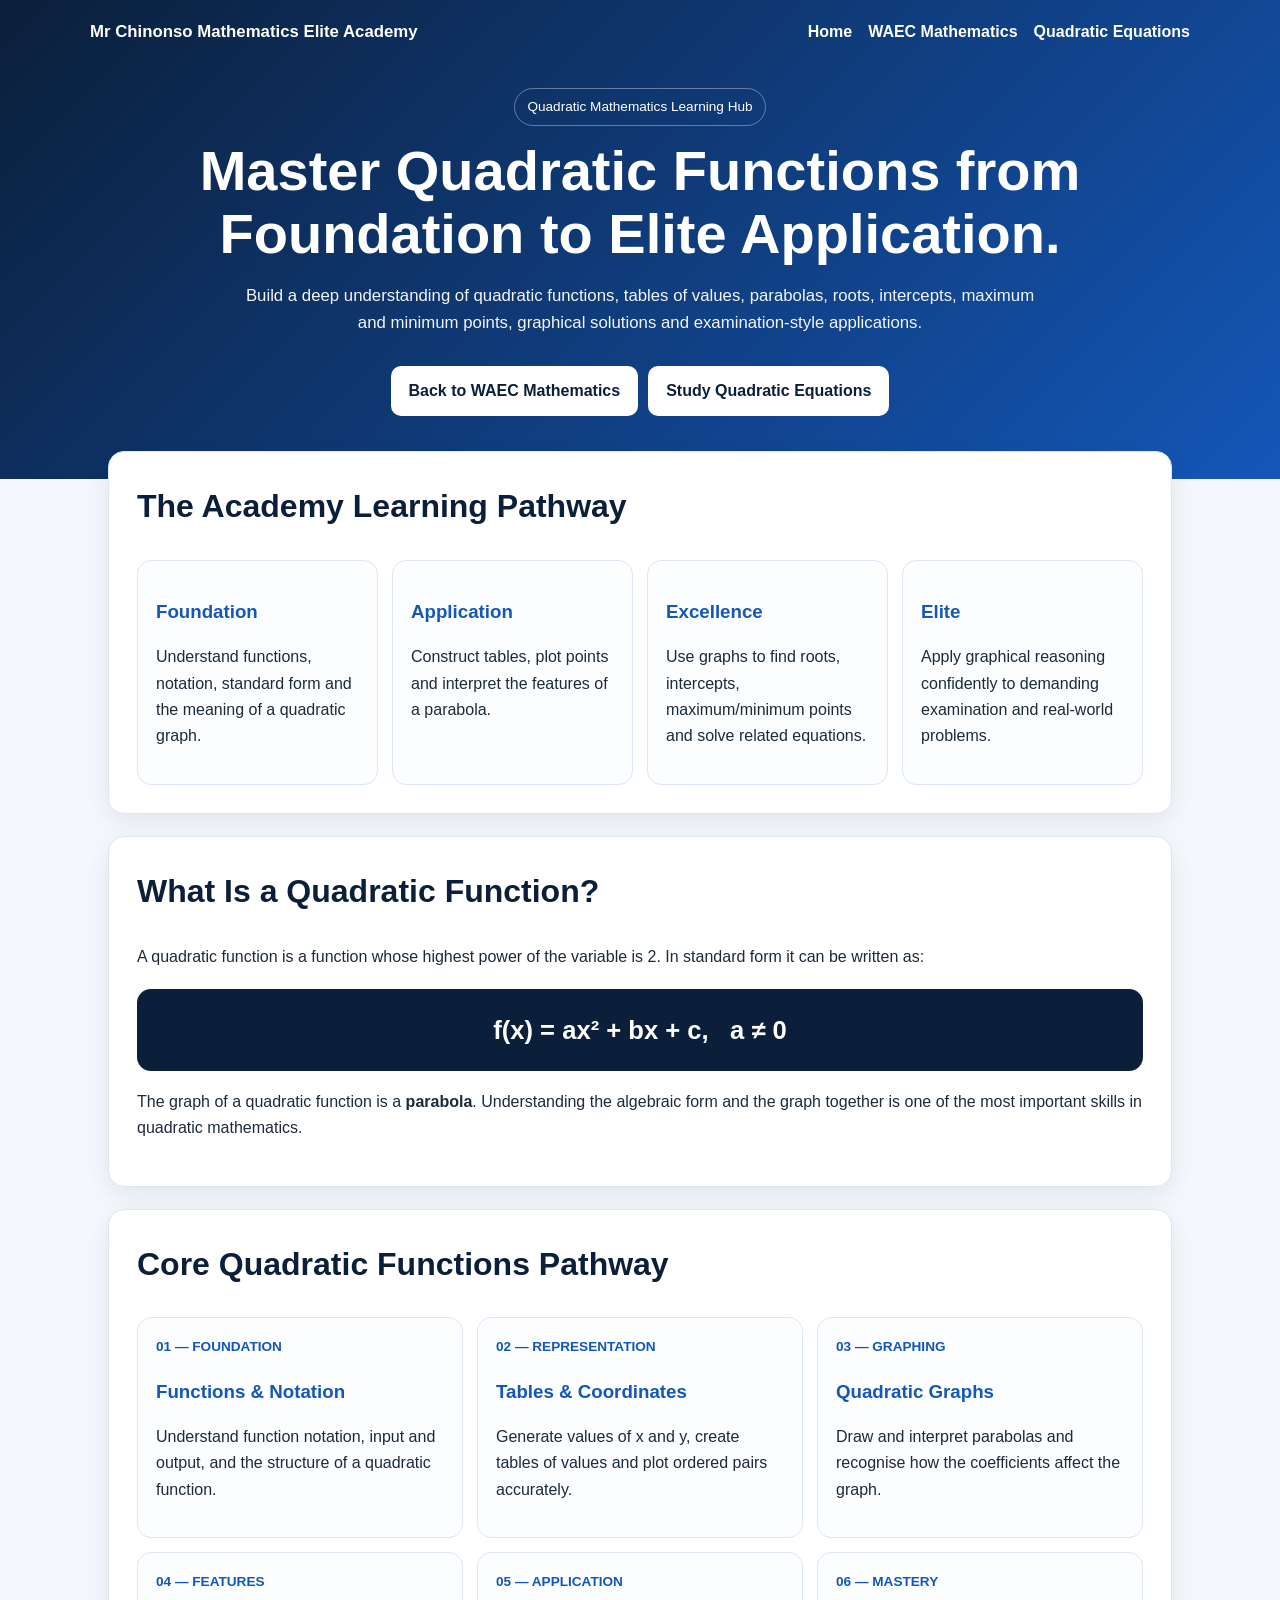
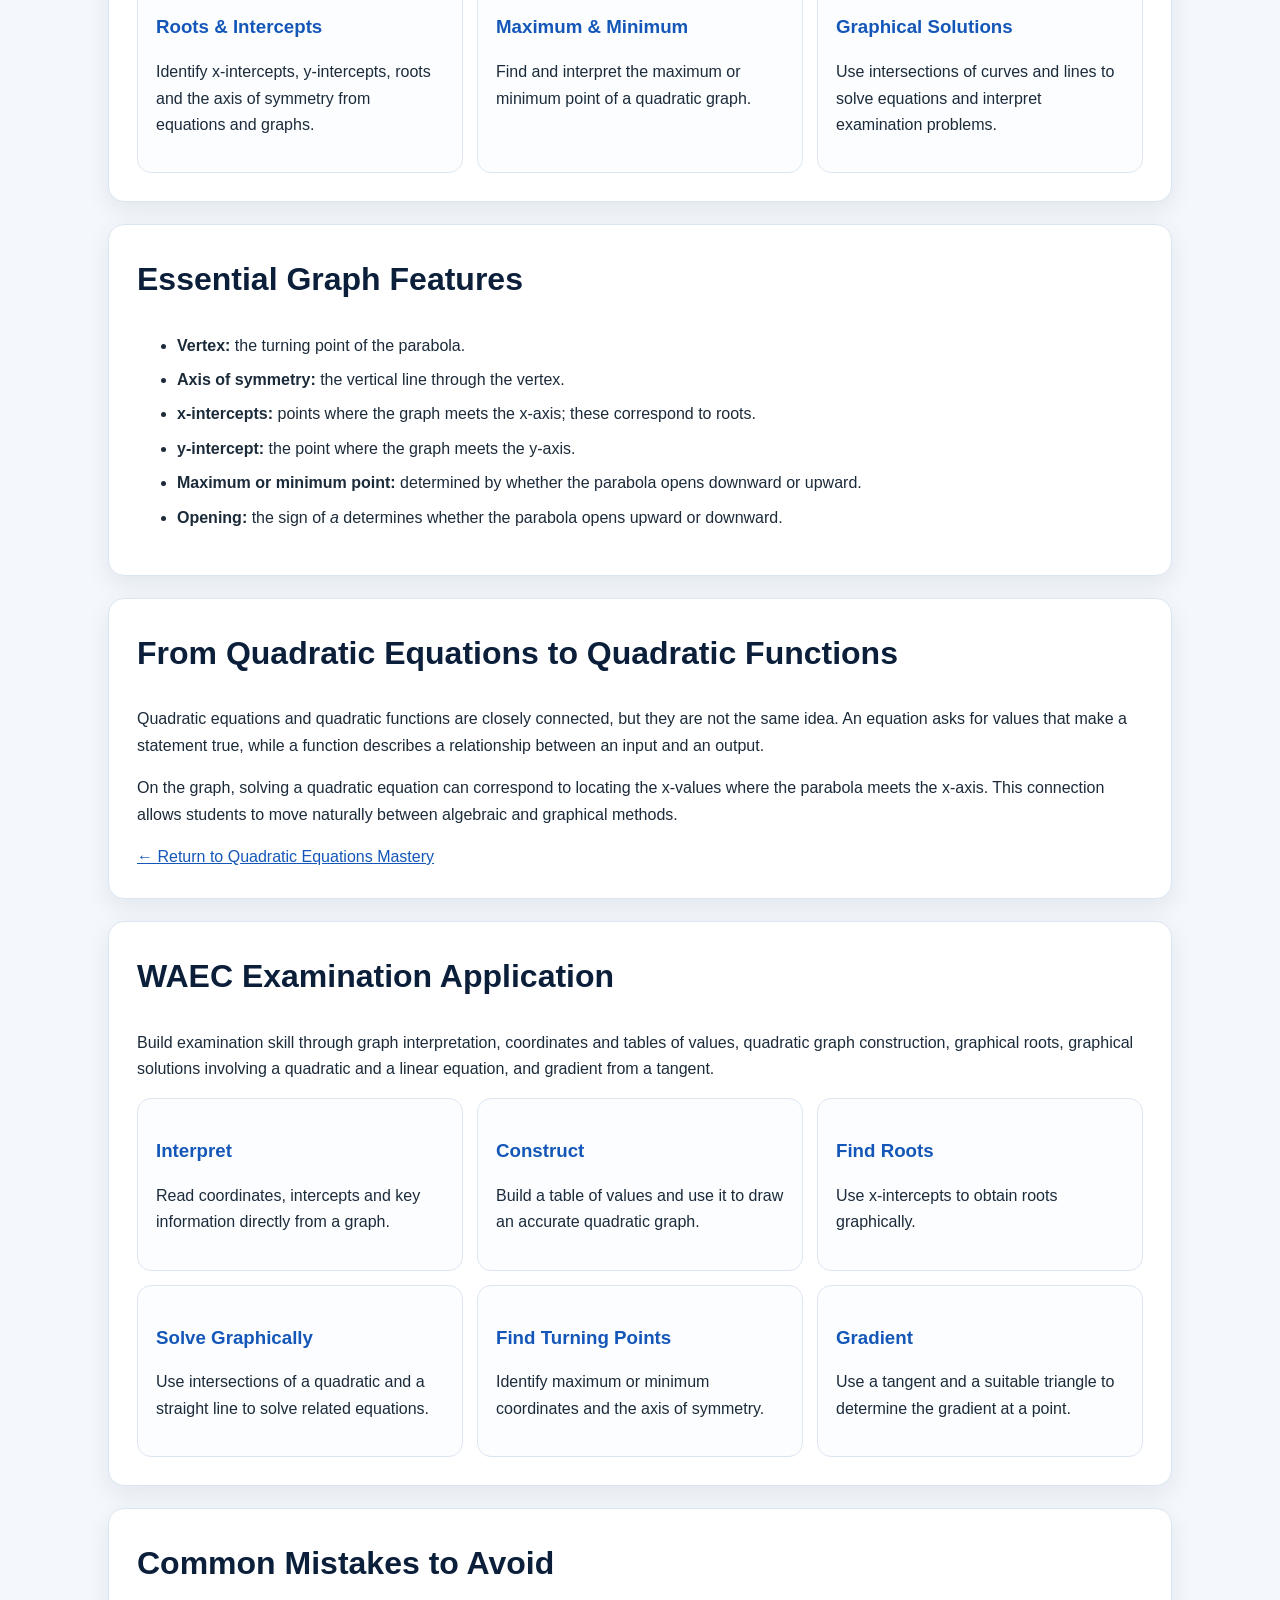
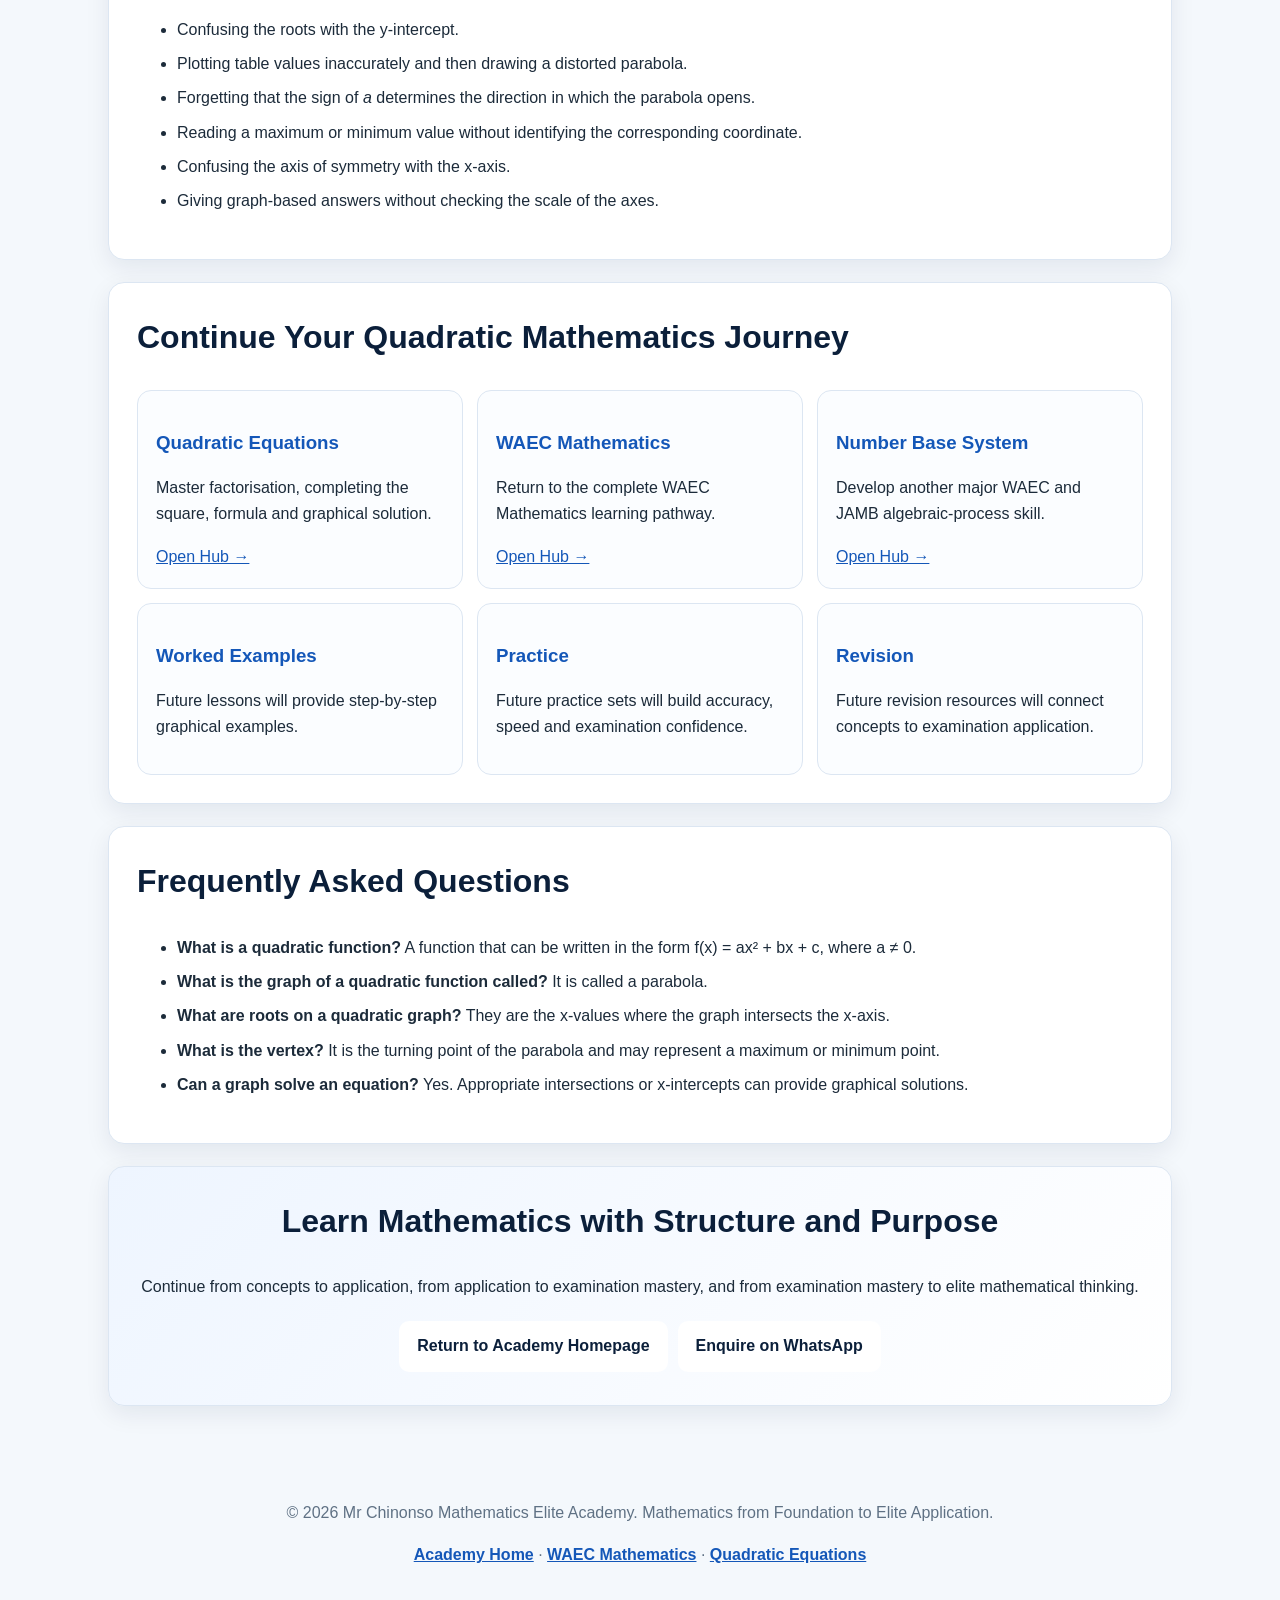
<file: quadratic-functions.html>
<!DOCTYPE html>
<html lang="en">
<head>
<meta charset="UTF-8">
<meta name="viewport" content="width=device-width, initial-scale=1.0">
<title>Quadratic Functions &amp; Graphs Mastery | WAEC, JAMB &amp; SAT Mathematics | Mr Chinonso Mathematics Elite Academy</title>
<meta name="description" content="Master quadratic functions and graphs from foundation to elite application: tables of values, parabolas, roots, intercepts, maximum and minimum points, axis of symmetry, graphical solutions and examination-style problems.">
<meta name="robots" content="index, follow">
<link rel="canonical" href="https://mrchinonsomathsacademy.com/quadratic-functions.html">
<meta property="og:title" content="Quadratic Functions &amp; Graphs Mastery | Mr Chinonso Mathematics Elite Academy">
<meta property="og:description" content="Learn quadratic functions and graphs from foundational concepts to WAEC, NECO, JAMB and SAT application.">
<meta property="og:type" content="website">
<meta property="og:url" content="https://mrchinonsomathsacademy.com/quadratic-functions.html">
<style>
:root{--navy:#0b1f3a;--blue:#1457b8;--light:#f4f8fc;--border:#dce6f2;--text:#1c2b3a;--muted:#5f7184;--white:#fff;--shadow:0 8px 24px rgba(11,31,58,.08);--radius:16px}
*{box-sizing:border-box}body{margin:0;font-family:Arial,Helvetica,sans-serif;color:var(--text);background:var(--light);line-height:1.65}
header{background:linear-gradient(135deg,var(--navy),var(--blue));color:var(--white);padding:18px 20px 58px}
nav{max-width:1100px;margin:0 auto 42px;display:flex;justify-content:space-between;align-items:center;gap:18px;flex-wrap:wrap}nav a{color:var(--white);text-decoration:none;font-weight:700}.brand{font-size:1.05rem}.nav-links{display:flex;gap:16px;flex-wrap:wrap}
.hero{max-width:1100px;margin:auto;text-align:center}.eyebrow{display:inline-block;padding:7px 12px;border:1px solid rgba(255,255,255,.35);border-radius:999px;font-size:.85rem;margin-bottom:14px}
h1{margin:0 auto 16px;max-width:900px;font-size:clamp(2rem,6vw,3.5rem);line-height:1.12}.hero p{max-width:820px;margin:0 auto 24px;font-size:1.05rem;opacity:.95}
.btn{display:inline-block;background:var(--white);color:var(--navy);padding:12px 18px;border-radius:10px;text-decoration:none;font-weight:800;margin:5px}
main{max-width:1100px;margin:-28px auto 50px;padding:0 18px}section{background:var(--white);border:1px solid var(--border);border-radius:var(--radius);padding:28px;margin-bottom:22px;box-shadow:var(--shadow)}
h2{color:var(--navy);margin-top:0;font-size:clamp(1.45rem,4vw,2rem)}h3{color:var(--blue);margin-bottom:8px}
.pathway,.grid{display:grid;grid-template-columns:repeat(4,1fr);gap:14px}.grid.six{grid-template-columns:repeat(3,1fr)}
.card{border:1px solid var(--border);border-radius:14px;padding:18px;background:#fbfdff}.number{font-weight:900;color:var(--blue);font-size:.85rem}
.formula{background:var(--navy);color:var(--white);border-radius:14px;padding:20px;text-align:center;font-size:clamp(1.15rem,4vw,1.6rem);font-weight:800;margin:18px 0}
.checklist li,.mistakes li,.faq li{margin-bottom:8px}.cta{text-align:center;background:linear-gradient(135deg,#eef5ff,#fff)}
footer{text-align:center;padding:28px 18px;color:var(--muted)}a{color:var(--blue)}footer a{font-weight:700}
@media(max-width:800px){.pathway{grid-template-columns:repeat(2,1fr)}.grid.six{grid-template-columns:repeat(2,1fr)}}@media(max-width:560px){header{padding-bottom:48px}nav{margin-bottom:30px}.nav-links{width:100%}section{padding:20px}.pathway,.grid.six{grid-template-columns:1fr}}
</style>
<script type="application/ld+json">
{"@context":"https://schema.org","@type":"WebPage","@id":"https://mrchinonsomathsacademy.com/quadratic-functions.html#webpage","name":"Quadratic Functions & Graphs Mastery","url":"https://mrchinonsomathsacademy.com/quadratic-functions.html","description":"A structured learning hub for quadratic functions, graphs, roots, intercepts, maximum and minimum points, graphical solutions and examination application.","isPartOf":{"@type":"WebSite","name":"Mr Chinonso Mathematics Elite Academy","url":"https://mrchinonsomathsacademy.com/"}}
</script>
<script type="application/ld+json">
{"@context":"https://schema.org","@type":"BreadcrumbList","itemListElement":[{"@type":"ListItem","position":1,"name":"Academy Home","item":"https://mrchinonsomathsacademy.com/"},{"@type":"ListItem","position":2,"name":"WAEC Mathematics","item":"https://mrchinonsomathsacademy.com/waec-mathematics.html"},{"@type":"ListItem","position":3,"name":"Quadratic Functions","item":"https://mrchinonsomathsacademy.com/quadratic-functions.html"}]}
</script>
</head>
<body>
<header>
<nav><a class="brand" href="index.html">Mr Chinonso Mathematics Elite Academy</a><div class="nav-links"><a href="index.html">Home</a><a href="waec-mathematics.html">WAEC Mathematics</a><a href="quadratic-equations.html">Quadratic Equations</a></div></nav>
<div class="hero"><span class="eyebrow">Quadratic Mathematics Learning Hub</span><h1>Master Quadratic Functions from Foundation to Elite Application.</h1><p>Build a deep understanding of quadratic functions, tables of values, parabolas, roots, intercepts, maximum and minimum points, graphical solutions and examination-style applications.</p><a class="btn" href="waec-mathematics.html">Back to WAEC Mathematics</a><a class="btn" href="quadratic-equations.html">Study Quadratic Equations</a></div>
</header>
<main>
<section><h2>The Academy Learning Pathway</h2><div class="pathway">
<div class="card"><h3>Foundation</h3><p>Understand functions, notation, standard form and the meaning of a quadratic graph.</p></div>
<div class="card"><h3>Application</h3><p>Construct tables, plot points and interpret the features of a parabola.</p></div>
<div class="card"><h3>Excellence</h3><p>Use graphs to find roots, intercepts, maximum/minimum points and solve related equations.</p></div>
<div class="card"><h3>Elite</h3><p>Apply graphical reasoning confidently to demanding examination and real-world problems.</p></div>
</div></section>
<section><h2>What Is a Quadratic Function?</h2><p>A quadratic function is a function whose highest power of the variable is 2. In standard form it can be written as:</p><div class="formula">f(x) = ax² + bx + c, &nbsp; a ≠ 0</div><p>The graph of a quadratic function is a <strong>parabola</strong>. Understanding the algebraic form and the graph together is one of the most important skills in quadratic mathematics.</p></section>
<section><h2>Core Quadratic Functions Pathway</h2><div class="grid six">
<div class="card"><div class="number">01 — FOUNDATION</div><h3>Functions &amp; Notation</h3><p>Understand function notation, input and output, and the structure of a quadratic function.</p></div>
<div class="card"><div class="number">02 — REPRESENTATION</div><h3>Tables &amp; Coordinates</h3><p>Generate values of x and y, create tables of values and plot ordered pairs accurately.</p></div>
<div class="card"><div class="number">03 — GRAPHING</div><h3>Quadratic Graphs</h3><p>Draw and interpret parabolas and recognise how the coefficients affect the graph.</p></div>
<div class="card"><div class="number">04 — FEATURES</div><h3>Roots &amp; Intercepts</h3><p>Identify x-intercepts, y-intercepts, roots and the axis of symmetry from equations and graphs.</p></div>
<div class="card"><div class="number">05 — APPLICATION</div><h3>Maximum &amp; Minimum</h3><p>Find and interpret the maximum or minimum point of a quadratic graph.</p></div>
<div class="card"><div class="number">06 — MASTERY</div><h3>Graphical Solutions</h3><p>Use intersections of curves and lines to solve equations and interpret examination problems.</p></div>
</div></section>
<section><h2>Essential Graph Features</h2><ul class="checklist">
<li><strong>Vertex:</strong> the turning point of the parabola.</li><li><strong>Axis of symmetry:</strong> the vertical line through the vertex.</li><li><strong>x-intercepts:</strong> points where the graph meets the x-axis; these correspond to roots.</li><li><strong>y-intercept:</strong> the point where the graph meets the y-axis.</li><li><strong>Maximum or minimum point:</strong> determined by whether the parabola opens downward or upward.</li><li><strong>Opening:</strong> the sign of <em>a</em> determines whether the parabola opens upward or downward.</li>
</ul></section>
<section><h2>From Quadratic Equations to Quadratic Functions</h2><p>Quadratic equations and quadratic functions are closely connected, but they are not the same idea. An equation asks for values that make a statement true, while a function describes a relationship between an input and an output.</p><p>On the graph, solving a quadratic equation can correspond to locating the x-values where the parabola meets the x-axis. This connection allows students to move naturally between algebraic and graphical methods.</p><a href="quadratic-equations.html">← Return to Quadratic Equations Mastery</a></section>
<section><h2>WAEC Examination Application</h2><p>Build examination skill through graph interpretation, coordinates and tables of values, quadratic graph construction, graphical roots, graphical solutions involving a quadratic and a linear equation, and gradient from a tangent.</p><div class="grid six">
<div class="card"><h3>Interpret</h3><p>Read coordinates, intercepts and key information directly from a graph.</p></div><div class="card"><h3>Construct</h3><p>Build a table of values and use it to draw an accurate quadratic graph.</p></div><div class="card"><h3>Find Roots</h3><p>Use x-intercepts to obtain roots graphically.</p></div><div class="card"><h3>Solve Graphically</h3><p>Use intersections of a quadratic and a straight line to solve related equations.</p></div><div class="card"><h3>Find Turning Points</h3><p>Identify maximum or minimum coordinates and the axis of symmetry.</p></div><div class="card"><h3>Gradient</h3><p>Use a tangent and a suitable triangle to determine the gradient at a point.</p></div>
</div></section>
<section><h2>Common Mistakes to Avoid</h2><ul class="mistakes"><li>Confusing the roots with the y-intercept.</li><li>Plotting table values inaccurately and then drawing a distorted parabola.</li><li>Forgetting that the sign of <em>a</em> determines the direction in which the parabola opens.</li><li>Reading a maximum or minimum value without identifying the corresponding coordinate.</li><li>Confusing the axis of symmetry with the x-axis.</li><li>Giving graph-based answers without checking the scale of the axes.</li></ul></section>
<section><h2>Continue Your Quadratic Mathematics Journey</h2><div class="grid six">
<div class="card"><h3>Quadratic Equations</h3><p>Master factorisation, completing the square, formula and graphical solution.</p><a href="quadratic-equations.html">Open Hub →</a></div>
<div class="card"><h3>WAEC Mathematics</h3><p>Return to the complete WAEC Mathematics learning pathway.</p><a href="waec-mathematics.html">Open Hub →</a></div>
<div class="card"><h3>Number Base System</h3><p>Develop another major WAEC and JAMB algebraic-process skill.</p><a href="number-base-system.html">Open Hub →</a></div>
<div class="card"><h3>Worked Examples</h3><p>Future lessons will provide step-by-step graphical examples.</p></div><div class="card"><h3>Practice</h3><p>Future practice sets will build accuracy, speed and examination confidence.</p></div><div class="card"><h3>Revision</h3><p>Future revision resources will connect concepts to examination application.</p></div>
</div></section>
<section class="faq"><h2>Frequently Asked Questions</h2><ul>
<li><strong>What is a quadratic function?</strong> A function that can be written in the form f(x) = ax² + bx + c, where a ≠ 0.</li>
<li><strong>What is the graph of a quadratic function called?</strong> It is called a parabola.</li>
<li><strong>What are roots on a quadratic graph?</strong> They are the x-values where the graph intersects the x-axis.</li>
<li><strong>What is the vertex?</strong> It is the turning point of the parabola and may represent a maximum or minimum point.</li>
<li><strong>Can a graph solve an equation?</strong> Yes. Appropriate intersections or x-intercepts can provide graphical solutions.</li>
</ul></section>
<section class="cta"><h2>Learn Mathematics with Structure and Purpose</h2><p>Continue from concepts to application, from application to examination mastery, and from examination mastery to elite mathematical thinking.</p><a class="btn" href="index.html">Return to Academy Homepage</a><a class="btn" href="https://wa.me/2348063357348">Enquire on WhatsApp</a></section>
</main>
<footer><p>© 2026 Mr Chinonso Mathematics Elite Academy. Mathematics from Foundation to Elite Application.</p><p><a href="index.html">Academy Home</a> · <a href="waec-mathematics.html">WAEC Mathematics</a> · <a href="quadratic-equations.html">Quadratic Equations</a></p></footer>
</body>
</html>
</file>
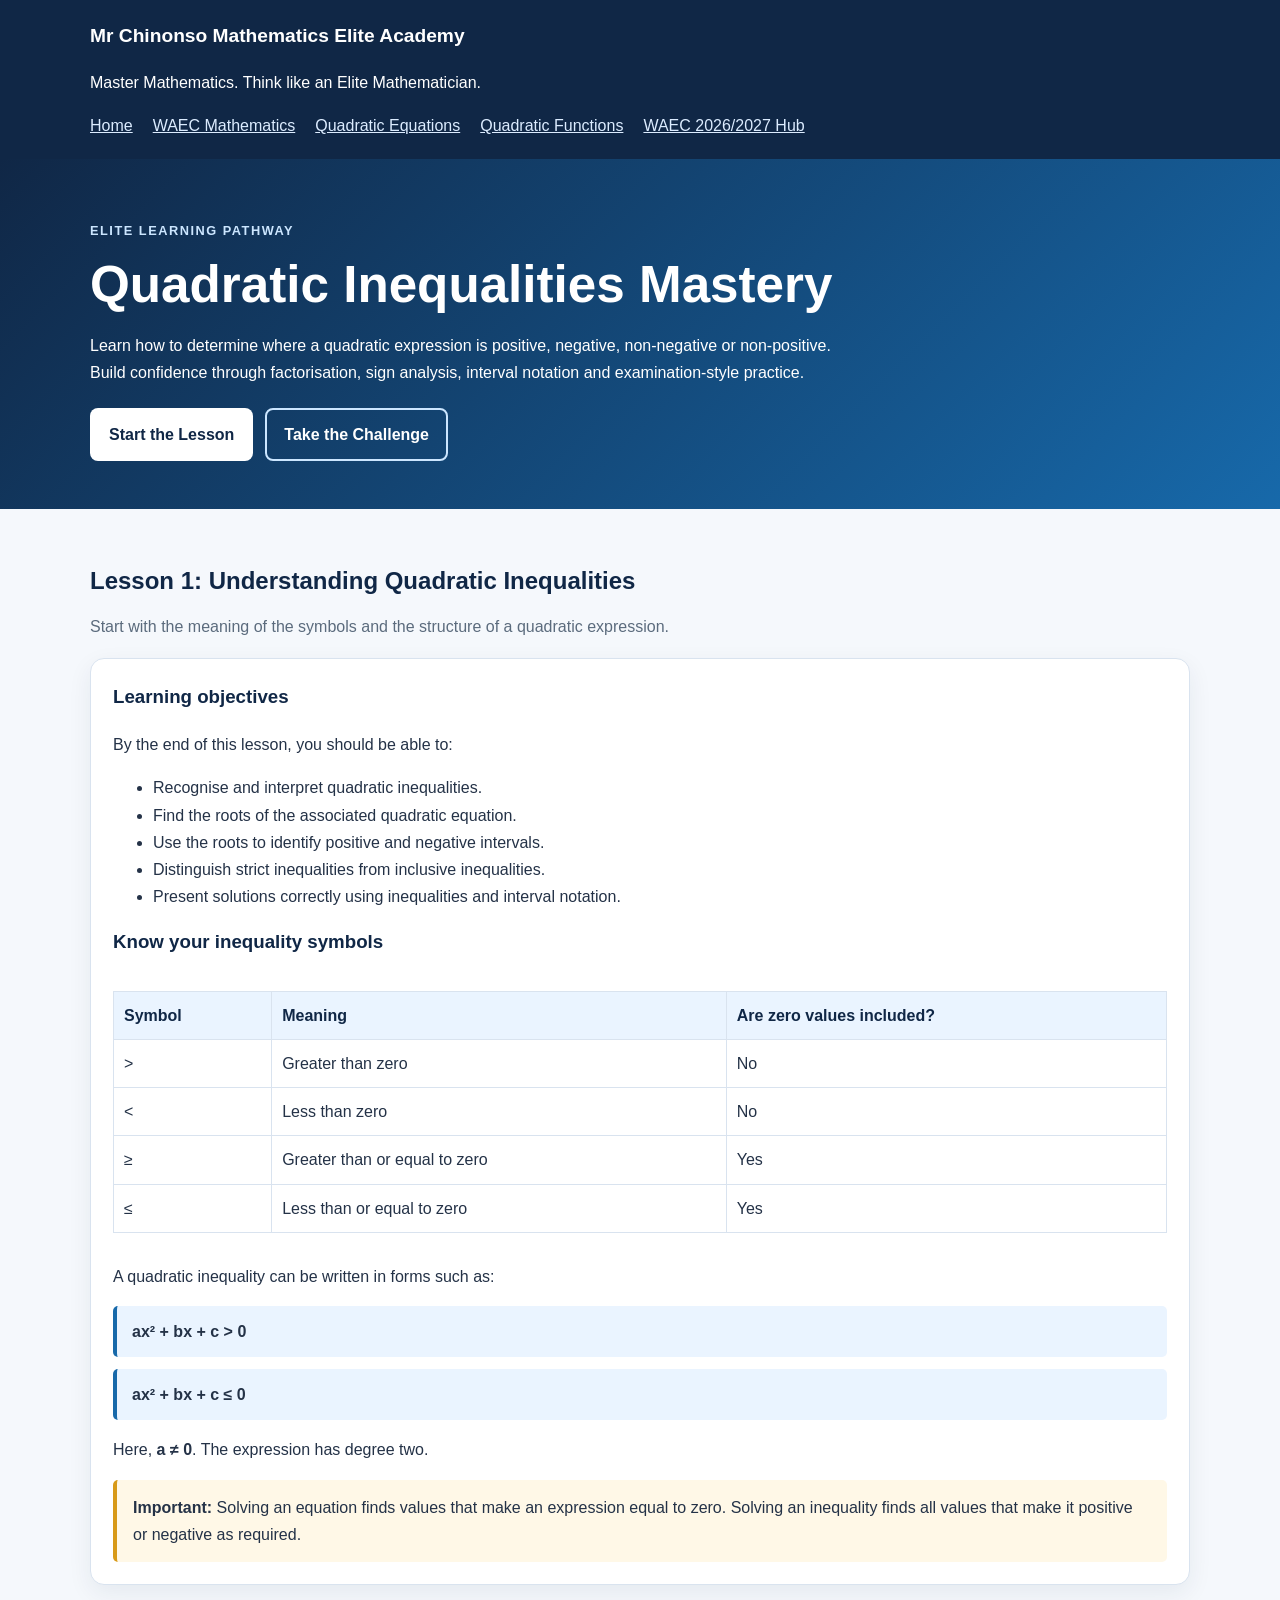
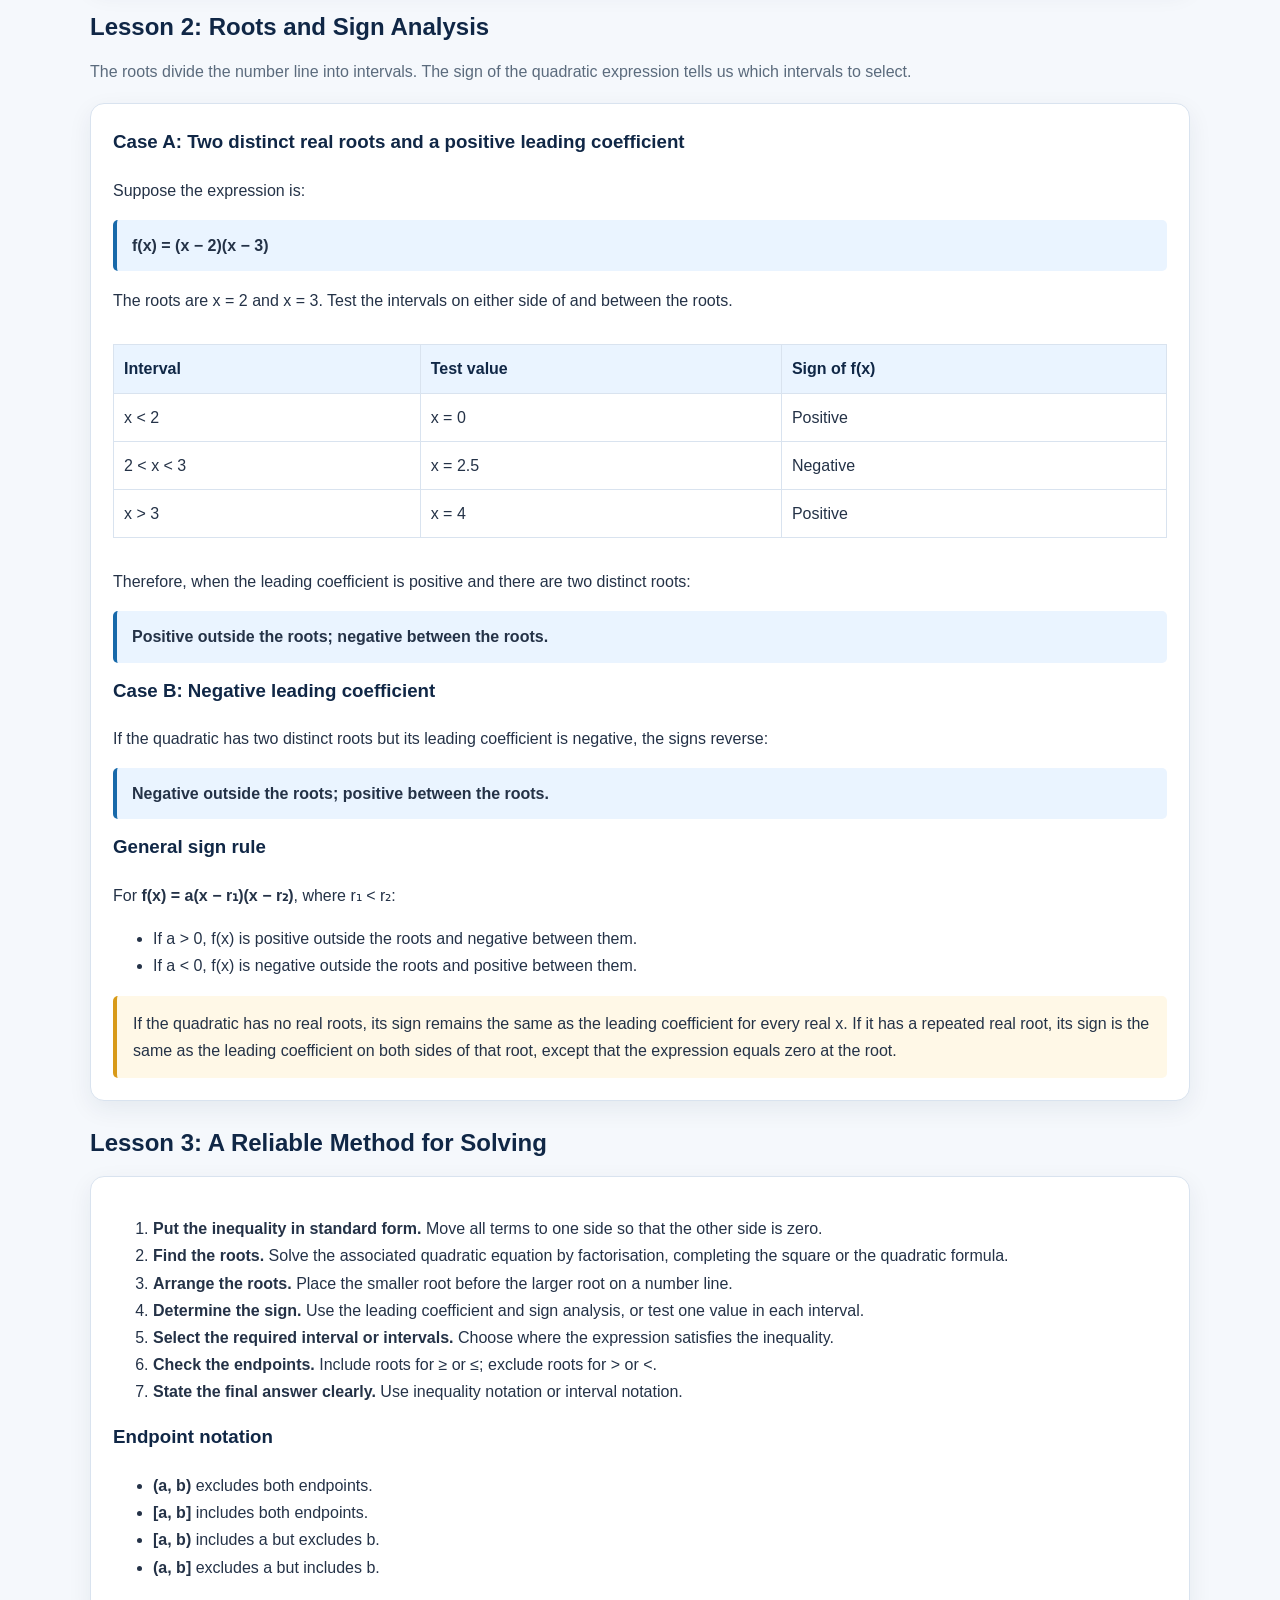
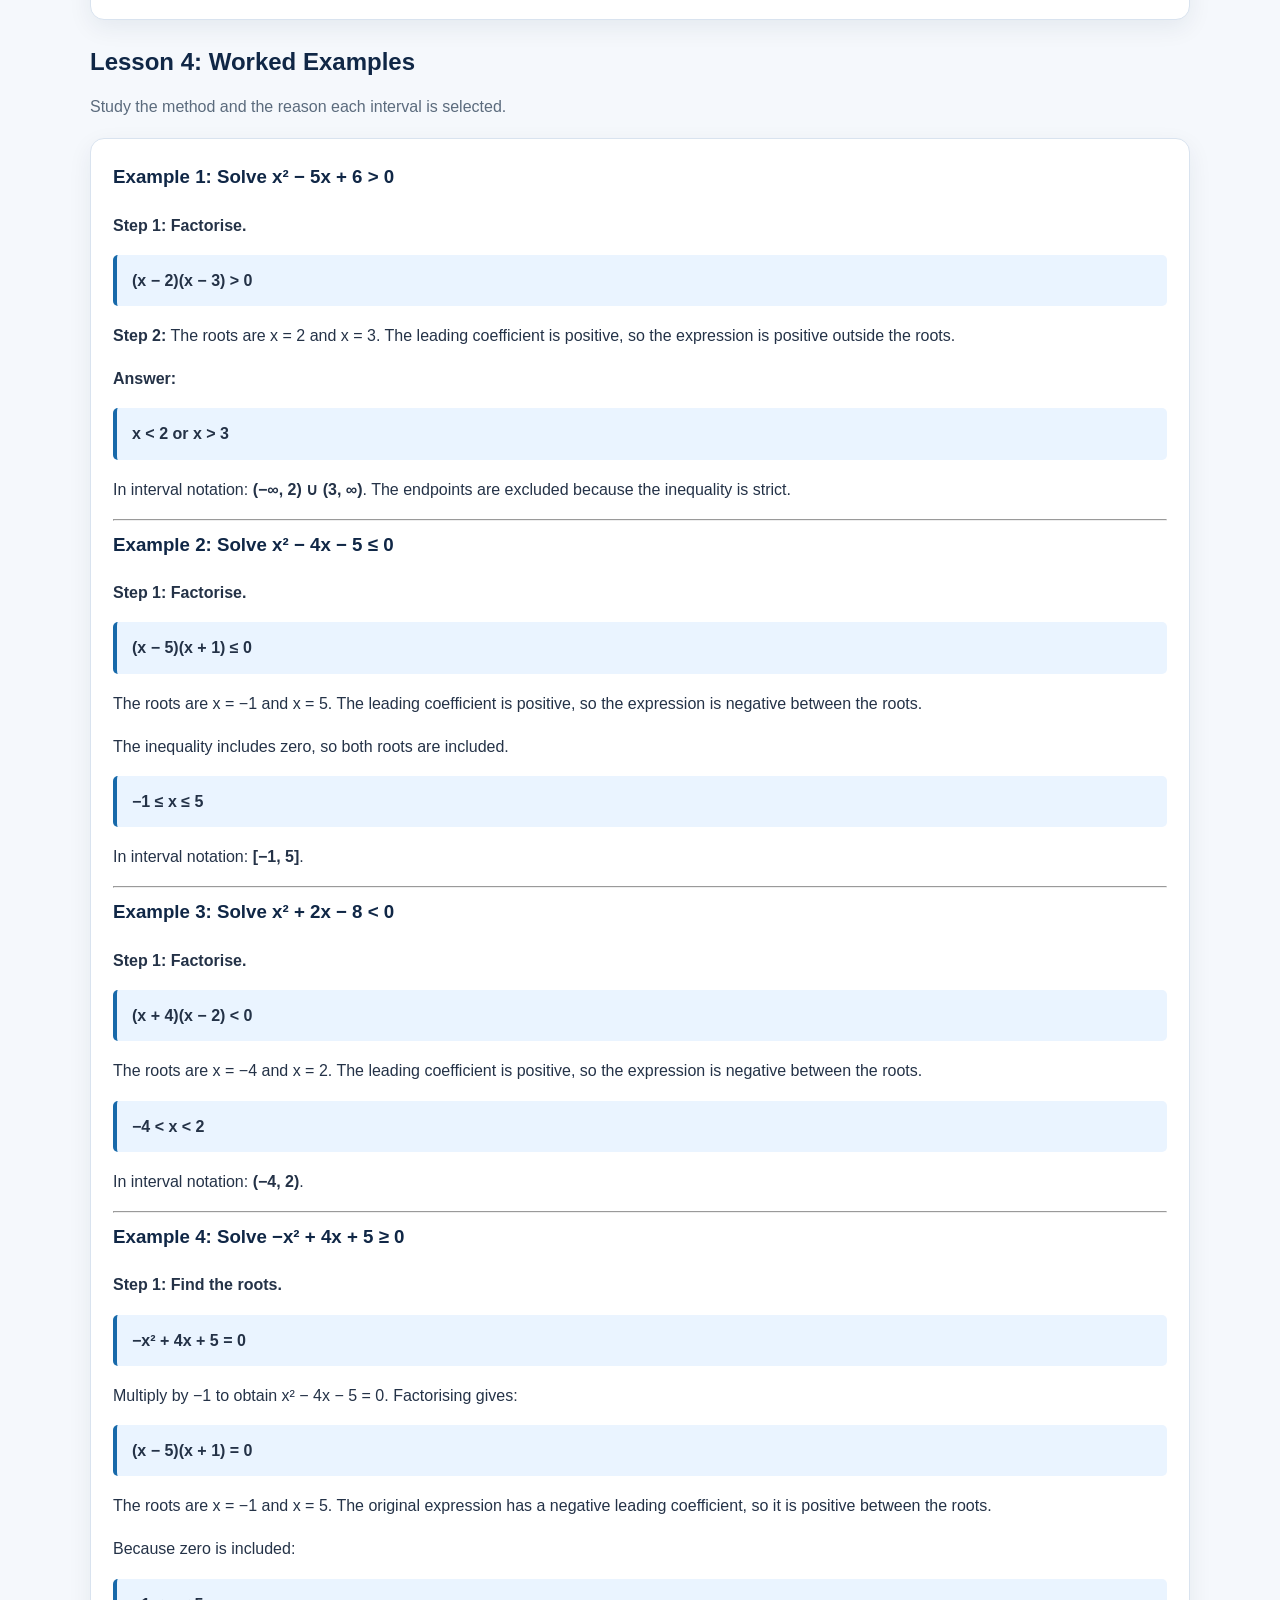
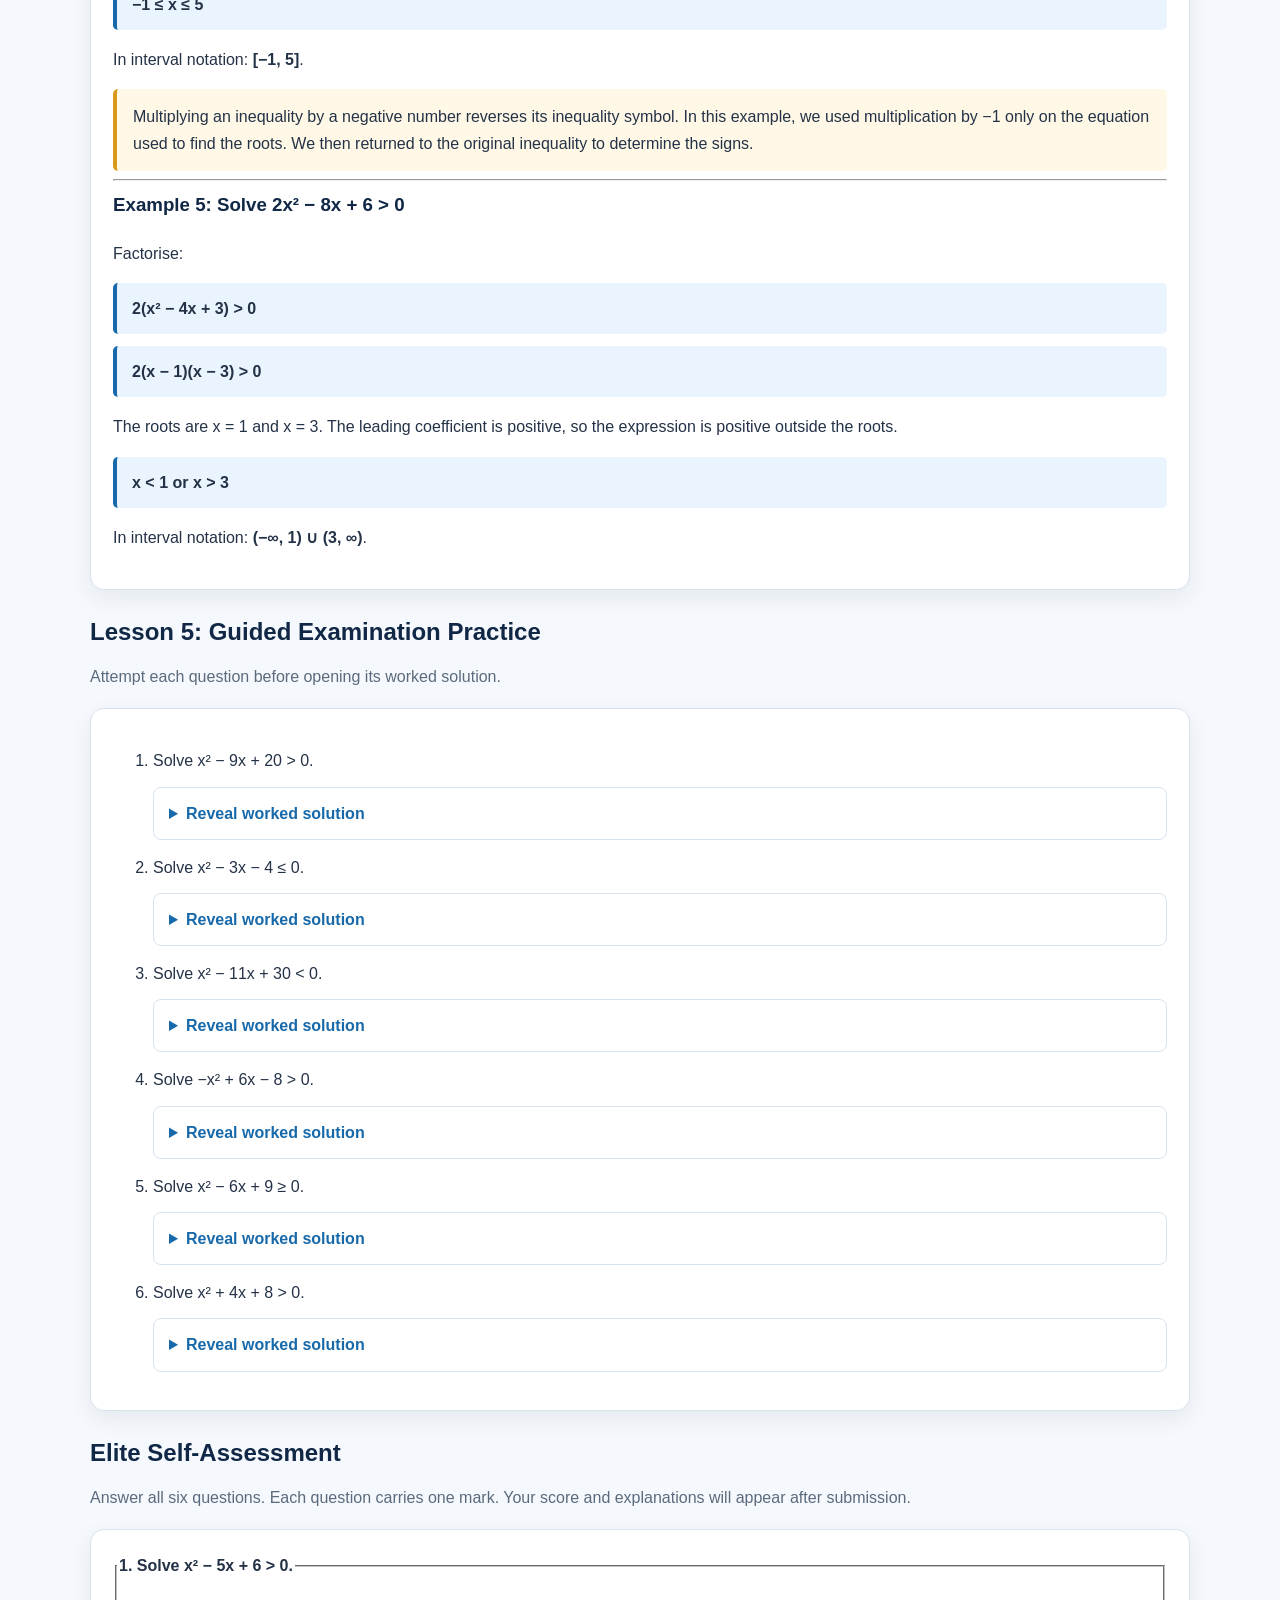
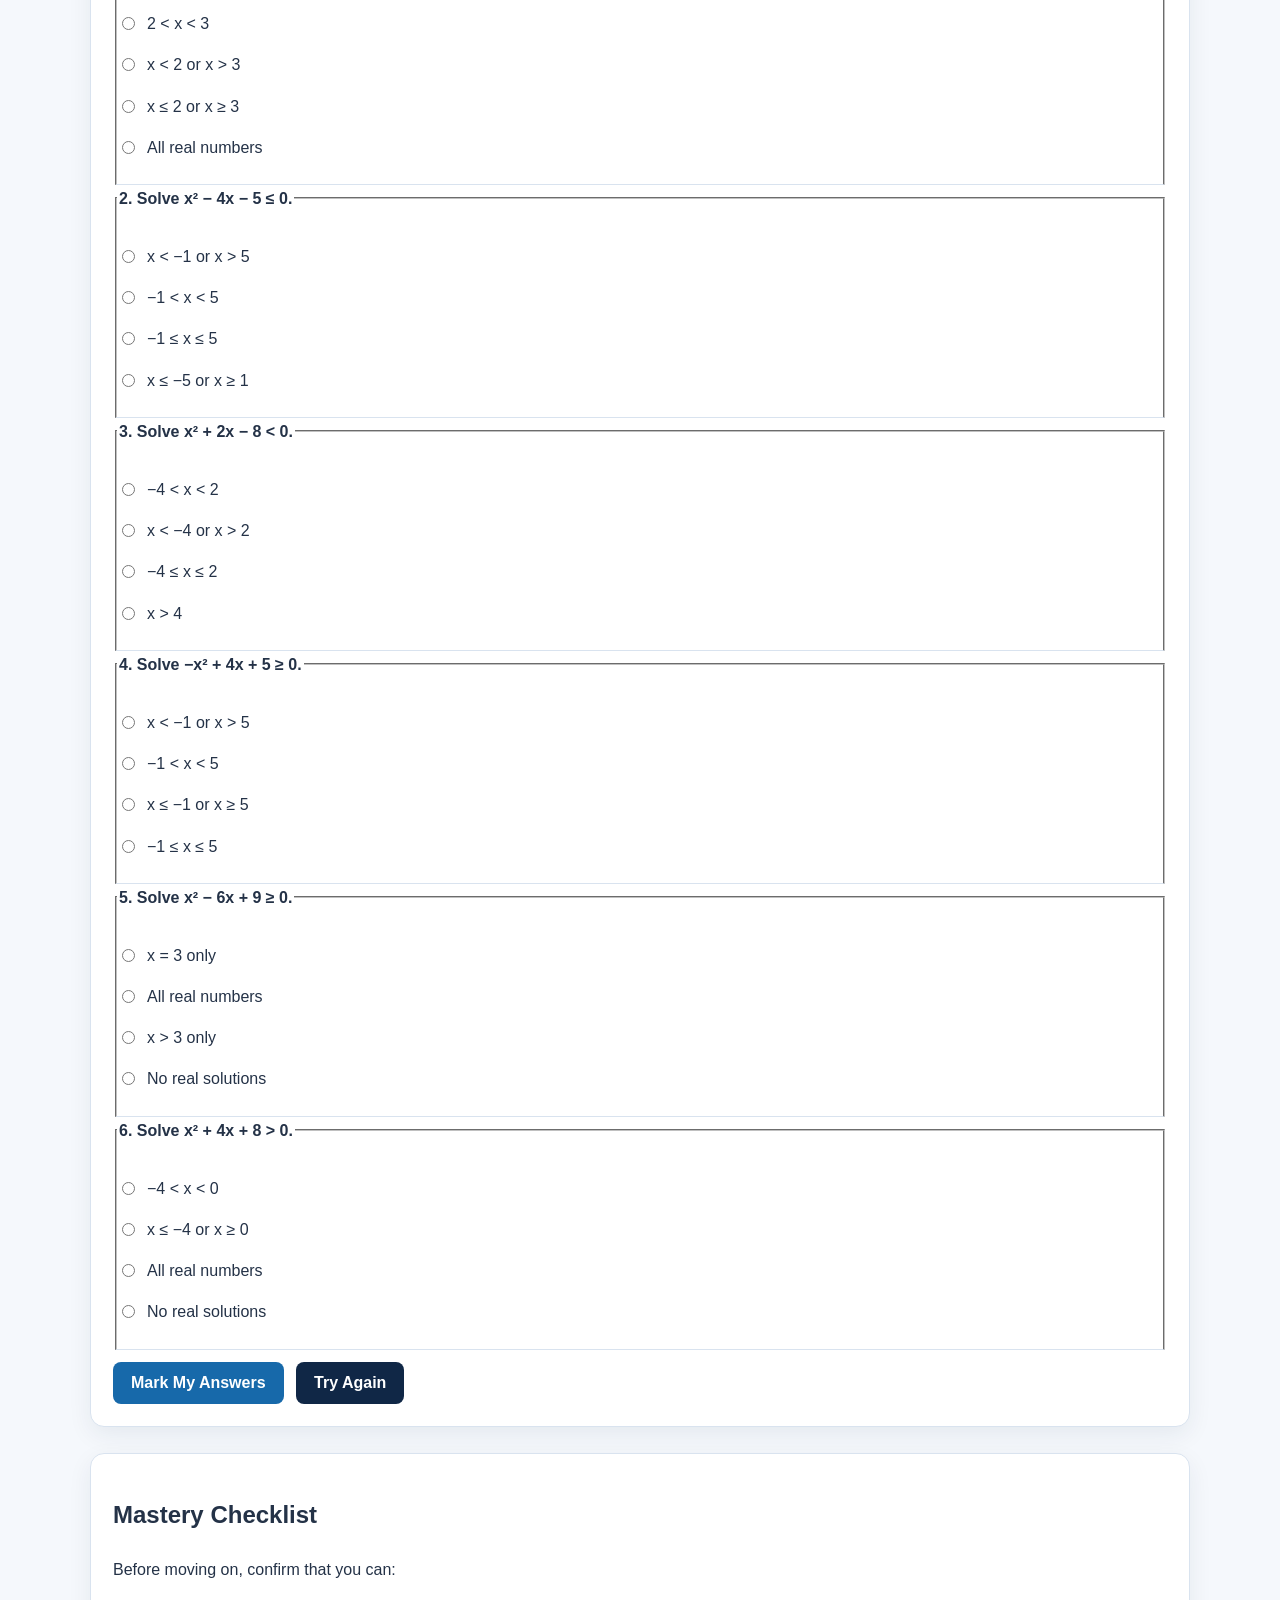
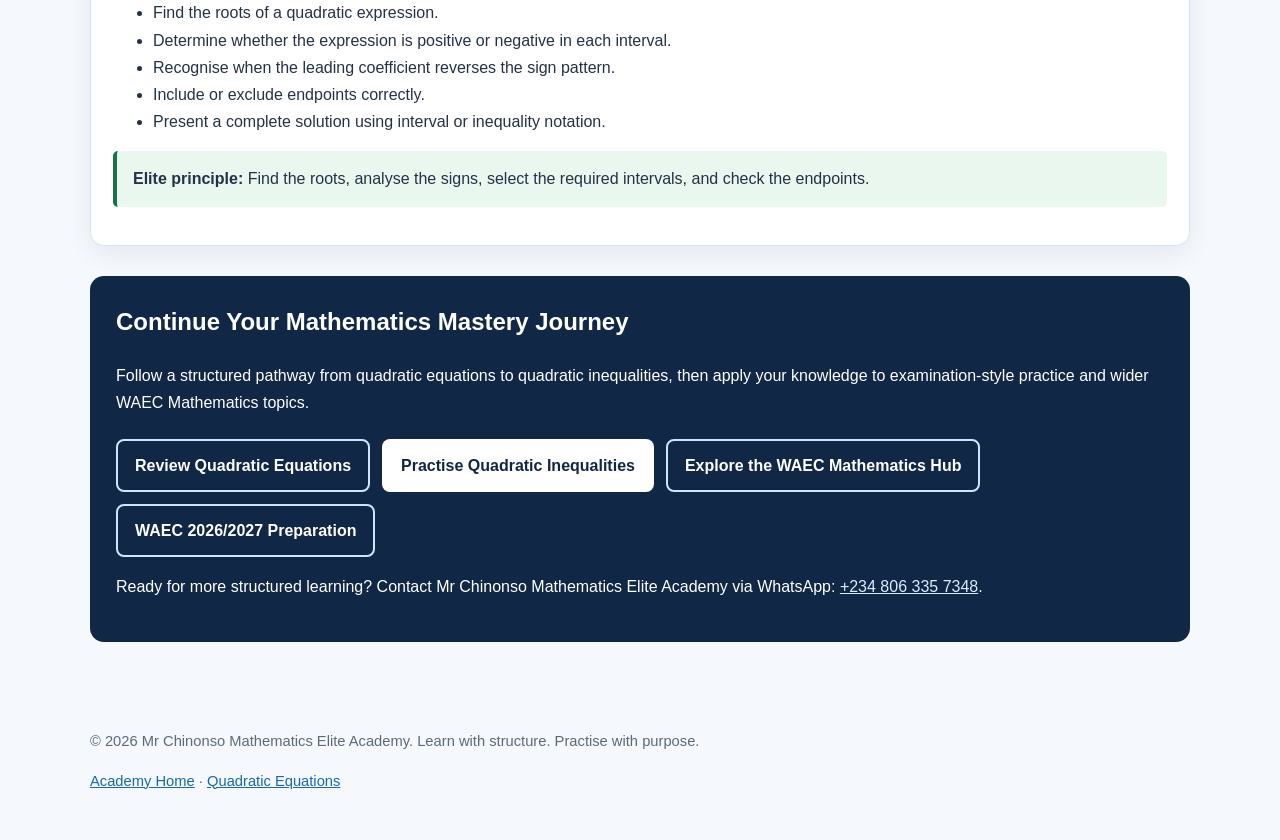
<file: quadratic-inequalities.html>
<!DOCTYPE html>
<html lang="en">
<head>
  <meta charset="UTF-8">
  <meta name="viewport" content="width=device-width, initial-scale=1.0">

  <title>Quadratic Inequalities Mastery | Mr Chinonso Mathematics Elite Academy</title>
  <meta name="description" content="Master quadratic inequalities with step-by-step lessons, sign analysis, worked examples, examination practice and an interactive self-assessment.">
  <meta name="robots" content="index, follow">
  <link rel="canonical" href="https://mrchinonsomathsacademy.com/quadratic-inequalities.html">
  <meta property="og:title" content="Quadratic Inequalities Mastery">
  <meta property="og:description" content="Learn to solve quadratic inequalities through factorisation, sign analysis and examination-style practice.">
  <meta property="og:url" content="https://mrchinonsomathsacademy.com/quadratic-inequalities.html">
  <meta property="og:type" content="article">

  <style>
    :root {
      --navy: #102746;
      --blue: #1769aa;
      --light-blue: #eaf4ff;
      --ink: #243247;
      --muted: #5b6b7d;
      --border: #d9e3ef;
      --white: #ffffff;
      --green: #137547;
      --red: #a12a2a;
      --soft-green: #e9f7ef;
      --soft-red: #fff0f0;
      --shadow: 0 8px 24px rgba(16, 39, 70, 0.07);
    }

    * { box-sizing: border-box; }

    html { scroll-behavior: smooth; }

    body {
      margin: 0;
      font-family: Arial, Helvetica, sans-serif;
      line-height: 1.7;
      color: var(--ink);
      background: #f5f8fc;
    }

    a { color: var(--blue); }

    a:focus-visible, button:focus-visible, input:focus-visible,
    summary:focus-visible {
      outline: 3px solid #e9a23b;
      outline-offset: 3px;
    }

    .site-header {
      background: var(--navy);
      color: var(--white);
      padding: 20px;
    }

    .header-inner, main, .site-footer {
      width: min(1100px, 92%);
      margin: 0 auto;
    }

    .brand {
      margin: 0 0 8px;
      font-size: 1.2rem;
      font-weight: 700;
    }

    .brand a {
      color: var(--white);
      text-decoration: none;
    }

    .site-nav {
      display: flex;
      flex-wrap: wrap;
      gap: 12px 20px;
      margin-top: 12px;
    }

    .site-nav a { color: #dcecff; }

    .hero {
      background: linear-gradient(135deg, #102746, #1769aa);
      color: var(--white);
      padding: 48px 0;
    }

    .hero h1 {
      margin: 8px 0 16px;
      line-height: 1.2;
      font-size: clamp(2rem, 5vw, 3.2rem);
    }

    .hero p { max-width: 760px; }

    .eyebrow {
      text-transform: uppercase;
      letter-spacing: 1.5px;
      font-size: 0.8rem;
      font-weight: 700;
    }

    .hero .eyebrow { color: #cce6ff; }

    .hero-actions, .actions {
      display: flex;
      flex-wrap: wrap;
      gap: 12px;
      margin-top: 22px;
    }

    .btn {
      display: inline-block;
      padding: 11px 17px;
      border-radius: 8px;
      font-weight: 700;
      text-decoration: none;
      border: 2px solid transparent;
    }

    .btn.primary {
      background: var(--white);
      color: var(--navy);
    }

    .btn.secondary {
      border-color: #cce6ff;
      color: var(--white);
    }

    main { padding: 30px 0 50px; }

    .section { margin: 26px 0; }

    .section-heading { margin-bottom: 18px; }

    .section-heading h2 {
      margin-bottom: 8px;
      color: var(--navy);
      line-height: 1.3;
    }

    .section-heading p { color: var(--muted); }

    .grid {
      display: grid;
      grid-template-columns: repeat(auto-fit, minmax(min(100%, 280px), 1fr));
      gap: 18px;
    }

    .card {
      background: var(--white);
      padding: 22px;
      border: 1px solid var(--border);
      border-radius: 14px;
      box-shadow: var(--shadow);
      min-width: 0;
    }

    .card h3 { color: var(--navy); margin-top: 0; }

    .number {
      display: inline-grid;
      place-items: center;
      width: 38px;
      height: 38px;
      border-radius: 50%;
      background: var(--light-blue);
      color: var(--blue);
      font-weight: 700;
      margin-bottom: 8px;
    }

    .math {
      display: block;
      background: var(--light-blue);
      border-left: 4px solid var(--blue);
      border-radius: 5px;
      padding: 12px 15px;
      margin: 12px 0;
      overflow-wrap: anywhere;
      font-weight: 600;
    }

    .note {
      background: #fff8e7;
      border-left: 4px solid #d89a18;
      padding: 14px 16px;
      border-radius: 5px;
    }

    .success-note {
      background: var(--soft-green);
      border-left: 4px solid var(--green);
      padding: 14px 16px;
      border-radius: 5px;
    }

    .table-wrap { overflow-x: auto; }

    table {
      border-collapse: collapse;
      width: 100%;
      margin: 14px 0;
      background: var(--white);
    }

    th, td {
      border: 1px solid var(--border);
      padding: 10px;
      text-align: left;
      vertical-align: top;
    }

    th {
      background: var(--light-blue);
      color: var(--navy);
    }

    details {
      border: 1px solid var(--border);
      border-radius: 8px;
      padding: 12px 15px;
      margin: 12px 0;
      background: var(--white);
    }

    summary {
      cursor: pointer;
      color: var(--blue);
      font-weight: 700;
    }

    .practice-list li { margin-bottom: 14px; }

    .quiz-question {
      padding: 16px 0;
      border-bottom: 1px solid var(--border);
    }

    .quiz-question legend {
      font-weight: 700;
      margin-bottom: 8px;
    }

    .option {
      display: flex;
      align-items: flex-start;
      gap: 9px;
      padding: 7px 0;
      cursor: pointer;
    }

    .option input {
      margin-top: 7px;
      flex-shrink: 0;
    }

    .quiz-button {
      cursor: pointer;
      border: 0;
      border-radius: 8px;
      padding: 12px 18px;
      margin: 12px 8px 0 0;
      background: var(--blue);
      color: var(--white);
      font-weight: 700;
      font-size: 1rem;
    }

    .quiz-button.reset { background: var(--navy); }

    #quiz-results {
      margin-top: 22px;
      padding: 20px;
      border-radius: 10px;
      background: var(--light-blue);
    }

    #quiz-results[hidden] { display: none; }

    .feedback-correct { color: var(--green); font-weight: 700; }
    .feedback-wrong { color: var(--red); font-weight: 700; }

    .review-item {
      border-top: 1px solid var(--border);
      padding: 12px 0;
    }

    .cta {
      background: var(--navy);
      color: var(--white);
      border-radius: 14px;
      padding: 26px;
      margin-top: 30px;
    }

    .cta h2 { margin-top: 0; }
    .cta a { color: #dcecff; }

    .site-footer {
      padding: 22px 0 32px;
      color: var(--muted);
      font-size: 0.92rem;
    }

    @media (max-width: 600px) {
      .hero { padding: 34px 0; }
      .card { padding: 17px; }
      .site-nav { gap: 10px 14px; }
    }
  </style>

  <script type="application/ld+json">
  {
    "@context": "https://schema.org",
    "@type": "LearningResource",
    "name": "Quadratic Inequalities Mastery",
    "description": "A structured mathematics lesson on solving quadratic inequalities using roots, sign analysis and examination practice.",
    "learningResourceType": "Lesson",
    "educationalLevel": "Secondary",
    "inLanguage": "en",
    "url": "https://mrchinonsomathsacademy.com/quadratic-inequalities.html",
    "provider": {
      "@type": "Organization",
      "name": "Mr Chinonso Mathematics Elite Academy",
      "url": "https://mrchinonsomathsacademy.com/"
    }
  }
  </script>
</head>

<body>
  <header class="site-header">
    <div class="header-inner">
      <p class="brand">
        <a href="index.html">Mr Chinonso Mathematics Elite Academy</a>
      </p>
      <p>Master Mathematics. Think like an Elite Mathematician.</p>
      <nav class="site-nav" aria-label="Main navigation">
        <a href="index.html">Home</a>
        <a href="waec-mathematics.html">WAEC Mathematics</a>
        <a href="quadratic-equations.html">Quadratic Equations</a>
        <a href="quadratic-functions.html">Quadratic Functions</a>
        <a href="waec-2026-2027-mathematics.html">WAEC 2026/2027 Hub</a>
      </nav>
    </div>
  </header>

  <section class="hero">
    <div class="header-inner">
      <p class="eyebrow">Elite Learning Pathway</p>
      <h1>Quadratic Inequalities Mastery</h1>
      <p>
        Learn how to determine where a quadratic expression is positive,
        negative, non-negative or non-positive. Build confidence through
        factorisation, sign analysis, interval notation and examination-style practice.
      </p>
      <div class="hero-actions">
        <a class="btn primary" href="#lesson-foundation">Start the Lesson</a>
        <a class="btn secondary" href="#self-assessment">Take the Challenge</a>
      </div>
    </div>
  </section>

  <main>
    <section class="section" id="lesson-foundation">
      <div class="section-heading">
        <h2>Lesson 1: Understanding Quadratic Inequalities</h2>
        <p>Start with the meaning of the symbols and the structure of a quadratic expression.</p>
      </div>

      <div class="card">
        <h3>Learning objectives</h3>
        <p>By the end of this lesson, you should be able to:</p>
        <ul>
          <li>Recognise and interpret quadratic inequalities.</li>
          <li>Find the roots of the associated quadratic equation.</li>
          <li>Use the roots to identify positive and negative intervals.</li>
          <li>Distinguish strict inequalities from inclusive inequalities.</li>
          <li>Present solutions correctly using inequalities and interval notation.</li>
        </ul>

        <h3>Know your inequality symbols</h3>
        <div class="table-wrap">
          <table>
            <thead>
              <tr><th>Symbol</th><th>Meaning</th><th>Are zero values included?</th></tr>
            </thead>
            <tbody>
              <tr><td>&gt;</td><td>Greater than zero</td><td>No</td></tr>
              <tr><td>&lt;</td><td>Less than zero</td><td>No</td></tr>
              <tr><td>≥</td><td>Greater than or equal to zero</td><td>Yes</td></tr>
              <tr><td>≤</td><td>Less than or equal to zero</td><td>Yes</td></tr>
            </tbody>
          </table>
        </div>

        <p>A quadratic inequality can be written in forms such as:</p>
        <span class="math">ax² + bx + c &gt; 0</span>
        <span class="math">ax² + bx + c ≤ 0</span>
        <p>Here, <strong>a ≠ 0</strong>. The expression has degree two.</p>

        <div class="note">
          <strong>Important:</strong> Solving an equation finds values that make an expression equal to zero.
          Solving an inequality finds all values that make it positive or negative as required.
        </div>
      </div>
    </section>

    <section class="section" id="sign-analysis">
      <div class="section-heading">
        <h2>Lesson 2: Roots and Sign Analysis</h2>
        <p>The roots divide the number line into intervals. The sign of the quadratic expression tells us which intervals to select.</p>
      </div>

      <div class="card">
        <h3>Case A: Two distinct real roots and a positive leading coefficient</h3>
        <p>Suppose the expression is:</p>
        <span class="math">f(x) = (x − 2)(x − 3)</span>
        <p>The roots are x = 2 and x = 3. Test the intervals on either side of and between the roots.</p>

        <div class="table-wrap">
          <table>
            <thead><tr><th>Interval</th><th>Test value</th><th>Sign of f(x)</th></tr></thead>
            <tbody>
              <tr><td>x &lt; 2</td><td>x = 0</td><td>Positive</td></tr>
              <tr><td>2 &lt; x &lt; 3</td><td>x = 2.5</td><td>Negative</td></tr>
              <tr><td>x &gt; 3</td><td>x = 4</td><td>Positive</td></tr>
            </tbody>
          </table>
        </div>

        <p>Therefore, when the leading coefficient is positive and there are two distinct roots:</p>
        <span class="math">Positive outside the roots; negative between the roots.</span>

        <h3>Case B: Negative leading coefficient</h3>
        <p>If the quadratic has two distinct roots but its leading coefficient is negative, the signs reverse:</p>
        <span class="math">Negative outside the roots; positive between the roots.</span>

        <h3>General sign rule</h3>
        <p>For <strong>f(x) = a(x − r₁)(x − r₂)</strong>, where r₁ &lt; r₂:</p>
        <ul>
          <li>If a &gt; 0, f(x) is positive outside the roots and negative between them.</li>
          <li>If a &lt; 0, f(x) is negative outside the roots and positive between them.</li>
        </ul>

        <div class="note">
          If the quadratic has no real roots, its sign remains the same as the leading coefficient for every real x.
          If it has a repeated real root, its sign is the same as the leading coefficient on both sides of that root,
          except that the expression equals zero at the root.
        </div>
      </div>
    </section>

    <section class="section" id="method">
      <div class="section-heading">
        <h2>Lesson 3: A Reliable Method for Solving</h2>
      </div>

      <div class="card">
        <ol>
          <li><strong>Put the inequality in standard form.</strong> Move all terms to one side so that the other side is zero.</li>
          <li><strong>Find the roots.</strong> Solve the associated quadratic equation by factorisation, completing the square or the quadratic formula.</li>
          <li><strong>Arrange the roots.</strong> Place the smaller root before the larger root on a number line.</li>
          <li><strong>Determine the sign.</strong> Use the leading coefficient and sign analysis, or test one value in each interval.</li>
          <li><strong>Select the required interval or intervals.</strong> Choose where the expression satisfies the inequality.</li>
          <li><strong>Check the endpoints.</strong> Include roots for ≥ or ≤; exclude roots for &gt; or &lt;.</li>
          <li><strong>State the final answer clearly.</strong> Use inequality notation or interval notation.</li>
        </ol>

        <h3>Endpoint notation</h3>
        <ul>
          <li><strong>(a, b)</strong> excludes both endpoints.</li>
          <li><strong>[a, b]</strong> includes both endpoints.</li>
          <li><strong>[a, b)</strong> includes a but excludes b.</li>
          <li><strong>(a, b]</strong> excludes a but includes b.</li>
        </ul>
      </div>
    </section>

    <section class="section" id="worked-examples">
      <div class="section-heading">
        <h2>Lesson 4: Worked Examples</h2>
        <p>Study the method and the reason each interval is selected.</p>
      </div>

      <div class="card">
        <h3>Example 1: Solve x² − 5x + 6 &gt; 0</h3>
        <p><strong>Step 1: Factorise.</strong></p>
        <span class="math">(x − 2)(x − 3) &gt; 0</span>
        <p><strong>Step 2:</strong> The roots are x = 2 and x = 3. The leading coefficient is positive, so the expression is positive outside the roots.</p>
        <p><strong>Answer:</strong></p>
        <span class="math">x &lt; 2 or x &gt; 3</span>
        <p>In interval notation: <strong>(−∞, 2) ∪ (3, ∞)</strong>. The endpoints are excluded because the inequality is strict.</p>

        <hr>

        <h3>Example 2: Solve x² − 4x − 5 ≤ 0</h3>
        <p><strong>Step 1: Factorise.</strong></p>
        <span class="math">(x − 5)(x + 1) ≤ 0</span>
        <p>The roots are x = −1 and x = 5. The leading coefficient is positive, so the expression is negative between the roots.</p>
        <p>The inequality includes zero, so both roots are included.</p>
        <span class="math">−1 ≤ x ≤ 5</span>
        <p>In interval notation: <strong>[−1, 5]</strong>.</p>

        <hr>

        <h3>Example 3: Solve x² + 2x − 8 &lt; 0</h3>
        <p><strong>Step 1: Factorise.</strong></p>
        <span class="math">(x + 4)(x − 2) &lt; 0</span>
        <p>The roots are x = −4 and x = 2. The leading coefficient is positive, so the expression is negative between the roots.</p>
        <span class="math">−4 &lt; x &lt; 2</span>
        <p>In interval notation: <strong>(−4, 2)</strong>.</p>

        <hr>

        <h3>Example 4: Solve −x² + 4x + 5 ≥ 0</h3>
        <p><strong>Step 1: Find the roots.</strong></p>
        <span class="math">−x² + 4x + 5 = 0</span>
        <p>Multiply by −1 to obtain x² − 4x − 5 = 0. Factorising gives:</p>
        <span class="math">(x − 5)(x + 1) = 0</span>
        <p>The roots are x = −1 and x = 5. The original expression has a negative leading coefficient, so it is positive between the roots.</p>
        <p>Because zero is included:</p>
        <span class="math">−1 ≤ x ≤ 5</span>
        <p>In interval notation: <strong>[−1, 5]</strong>.</p>
        <div class="note">
          Multiplying an inequality by a negative number reverses its inequality symbol.
          In this example, we used multiplication by −1 only on the equation used to find the roots.
          We then returned to the original inequality to determine the signs.
        </div>

        <hr>

        <h3>Example 5: Solve 2x² − 8x + 6 &gt; 0</h3>
        <p>Factorise:</p>
        <span class="math">2(x² − 4x + 3) &gt; 0</span>
        <span class="math">2(x − 1)(x − 3) &gt; 0</span>
        <p>The roots are x = 1 and x = 3. The leading coefficient is positive, so the expression is positive outside the roots.</p>
        <span class="math">x &lt; 1 or x &gt; 3</span>
        <p>In interval notation: <strong>(−∞, 1) ∪ (3, ∞)</strong>.</p>
      </div>
    </section>

    <section class="section" id="practice">
      <div class="section-heading">
        <h2>Lesson 5: Guided Examination Practice</h2>
        <p>Attempt each question before opening its worked solution.</p>
      </div>

      <div class="card">
        <ol class="practice-list">
          <li>
            Solve x² − 9x + 20 &gt; 0.
            <details>
              <summary>Reveal worked solution</summary>
              <p>Factorise: (x − 4)(x − 5) &gt; 0.</p>
              <p>The leading coefficient is positive, so select the intervals outside the roots.</p>
              <span class="math">x &lt; 4 or x &gt; 5</span>
            </details>
          </li>
          <li>
            Solve x² − 3x − 4 ≤ 0.
            <details>
              <summary>Reveal worked solution</summary>
              <p>Factorise: (x − 4)(x + 1) ≤ 0.</p>
              <p>The expression is non-positive between the roots. Include both endpoints.</p>
              <span class="math">−1 ≤ x ≤ 4</span>
            </details>
          </li>
          <li>
            Solve x² − 11x + 30 &lt; 0.
            <details>
              <summary>Reveal worked solution</summary>
              <p>Factorise: (x − 5)(x − 6) &lt; 0.</p>
              <p>The expression is negative between the roots. The endpoints are excluded.</p>
              <span class="math">5 &lt; x &lt; 6</span>
            </details>
          </li>
          <li>
            Solve −x² + 6x − 8 &gt; 0.
            <details>
              <summary>Reveal worked solution</summary>
              <p>Factorise: −(x − 2)(x − 4) &gt; 0.</p>
              <p>The leading coefficient is negative, so the expression is positive between the roots.</p>
              <span class="math">2 &lt; x &lt; 4</span>
            </details>
          </li>
          <li>
            Solve x² − 6x + 9 ≥ 0.
            <details>
              <summary>Reveal worked solution</summary>
              <p>Factorise: (x − 3)² ≥ 0.</p>
              <p>A square is never negative for real x. It equals zero at x = 3 and is positive everywhere else.</p>
              <span class="math">All real numbers: x ∈ ℝ</span>
            </details>
          </li>
          <li>
            Solve x² + 4x + 8 &gt; 0.
            <details>
              <summary>Reveal worked solution</summary>
              <p>The discriminant is b² − 4ac = 16 − 32 = −16, so there are no real roots.</p>
              <p>Since the leading coefficient is positive and there are no real roots, the quadratic is positive for every real x.</p>
              <span class="math">All real numbers: x ∈ ℝ</span>
            </details>
          </li>
        </ol>
      </div>
    </section>

    <section class="section" id="self-assessment">
      <div class="section-heading">
        <h2>Elite Self-Assessment</h2>
        <p>Answer all six questions. Each question carries one mark. Your score and explanations will appear after submission.</p>
      </div>

      <div class="card">
        <form id="inequality-quiz">
          <fieldset class="quiz-question" data-answer="b" data-explanation="Factorise to get (x − 2)(x − 3) &gt; 0. With a positive leading coefficient, the expression is positive outside the roots.">
            <legend>1. Solve x² − 5x + 6 &gt; 0.</legend>
            <label class="option"><input type="radio" name="q1" value="a"> 2 &lt; x &lt; 3</label>
            <label class="option"><input type="radio" name="q1" value="b"> x &lt; 2 or x &gt; 3</label>
            <label class="option"><input type="radio" name="q1" value="c"> x ≤ 2 or x ≥ 3</label>
            <label class="option"><input type="radio" name="q1" value="d"> All real numbers</label>
          </fieldset>

          <fieldset class="quiz-question" data-answer="c" data-explanation="Factorise to get (x − 5)(x + 1) ≤ 0. The expression is non-positive between the roots, including both endpoints.">
            <legend>2. Solve x² − 4x − 5 ≤ 0.</legend>
            <label class="option"><input type="radio" name="q2" value="a"> x &lt; −1 or x &gt; 5</label>
            <label class="option"><input type="radio" name="q2" value="b"> −1 &lt; x &lt; 5</label>
            <label class="option"><input type="radio" name="q2" value="c"> −1 ≤ x ≤ 5</label>
            <label class="option"><input type="radio" name="q2" value="d"> x ≤ −5 or x ≥ 1</label>
          </fieldset>

          <fieldset class="quiz-question" data-answer="a" data-explanation="The roots are −4 and 2. The leading coefficient is positive, so the quadratic is negative between the roots.">
            <legend>3. Solve x² + 2x − 8 &lt; 0.</legend>
            <label class="option"><input type="radio" name="q3" value="a"> −4 &lt; x &lt; 2</label>
            <label class="option"><input type="radio" name="q3" value="b"> x &lt; −4 or x &gt; 2</label>
            <label class="option"><input type="radio" name="q3" value="c"> −4 ≤ x ≤ 2</label>
            <label class="option"><input type="radio" name="q3" value="d"> x &gt; 4</label>
          </fieldset>

          <fieldset class="quiz-question" data-answer="d" data-explanation="The roots are −1 and 5. The original quadratic has a negative leading coefficient, so it is positive between the roots. The inclusive symbol includes both roots.">
            <legend>4. Solve −x² + 4x + 5 ≥ 0.</legend>
            <label class="option"><input type="radio" name="q4" value="a"> x &lt; −1 or x &gt; 5</label>
            <label class="option"><input type="radio" name="q4" value="b"> −1 &lt; x &lt; 5</label>
            <label class="option"><input type="radio" name="q4" value="c"> x ≤ −1 or x ≥ 5</label>
            <label class="option"><input type="radio" name="q4" value="d"> −1 ≤ x ≤ 5</label>
          </fieldset>

          <fieldset class="quiz-question" data-answer="b" data-explanation="The expression is (x − 3)². A square is always non-negative, so every real value of x satisfies the inequality.">
            <legend>5. Solve x² − 6x + 9 ≥ 0.</legend>
            <label class="option"><input type="radio" name="q5" value="a"> x = 3 only</label>
            <label class="option"><input type="radio" name="q5" value="b"> All real numbers</label>
            <label class="option"><input type="radio" name="q5" value="c"> x &gt; 3 only</label>
            <label class="option"><input type="radio" name="q5" value="d"> No real solutions</label>
          </fieldset>

          <fieldset class="quiz-question" data-answer="c" data-explanation="The discriminant is 4² − 4(1)(8) = −16. There are no real roots, and the leading coefficient is positive, so the expression is always positive.">
            <legend>6. Solve x² + 4x + 8 &gt; 0.</legend>
            <label class="option"><input type="radio" name="q6" value="a"> −4 &lt; x &lt; 0</label>
            <label class="option"><input type="radio" name="q6" value="b"> x ≤ −4 or x ≥ 0</label>
            <label class="option"><input type="radio" name="q6" value="c"> All real numbers</label>
            <label class="option"><input type="radio" name="q6" value="d"> No real solutions</label>
          </fieldset>

          <button class="quiz-button" type="submit">Mark My Answers</button>
          <button class="quiz-button reset" type="reset">Try Again</button>
        </form>

        <section id="quiz-results" aria-live="polite" hidden>
          <h3>Your Results</h3>
          <p id="quiz-score"></p>
          <p id="quiz-message"></p>
          <div id="quiz-review"></div>
        </section>
      </div>
    </section>

    <section class="section">
      <div class="card">
        <h2>Mastery Checklist</h2>
        <p>Before moving on, confirm that you can:</p>
        <ul>
          <li>Find the roots of a quadratic expression.</li>
          <li>Determine whether the expression is positive or negative in each interval.</li>
          <li>Recognise when the leading coefficient reverses the sign pattern.</li>
          <li>Include or exclude endpoints correctly.</li>
          <li>Present a complete solution using interval or inequality notation.</li>
        </ul>
        <p class="success-note"><strong>Elite principle:</strong> Find the roots, analyse the signs, select the required intervals, and check the endpoints.</p>
      </div>
    </section>

    
    <section class="cta">
      <h2>Continue Your Mathematics Mastery Journey</h2>
      <p>
        Follow a structured pathway from quadratic equations to quadratic
        inequalities, then apply your knowledge to examination-style practice
        and wider WAEC Mathematics topics.
      </p>

      <div class="actions">
        <a class="btn secondary" href="quadratic-equations.html">
          Review Quadratic Equations
        </a>
        <a class="btn primary" href="#practice">
          Practise Quadratic Inequalities
        </a>
        <a class="btn secondary" href="waec-mathematics.html">
          Explore the WAEC Mathematics Hub
        </a>
        <a class="btn secondary" href="waec-2026-2027-mathematics.html">
          WAEC 2026/2027 Preparation
        </a>
      </div>

      <p>
        Ready for more structured learning? Contact Mr Chinonso Mathematics
        Elite Academy via WhatsApp:
        <a href="https://wa.me/2348063357348">+234 806 335 7348</a>.
      </p>
    </section>

  </main>

  <footer class="site-footer">
    <p>© <span id="current-year">2026</span> Mr Chinonso Mathematics Elite Academy. Learn with structure. Practise with purpose.</p>
    <p><a href="index.html">Academy Home</a> · <a href="quadratic-equations.html">Quadratic Equations</a></p>
  </footer>

  <script>
    (function () {
      "use strict";

      var form = document.getElementById("inequality-quiz");
      var results = document.getElementById("quiz-results");
      var scoreOutput = document.getElementById("quiz-score");
      var messageOutput = document.getElementById("quiz-message");
      var review = document.getElementById("quiz-review");
      var questions = Array.from(form.querySelectorAll(".quiz-question"));

      document.getElementById("current-year").textContent =
        String(new Date().getFullYear());

      function makeElement(tag, className, text) {
        var element = document.createElement(tag);
        if (className) element.className = className;
        if (text !== undefined) element.textContent = text;
        return element;
      }

      form.addEventListener("submit", function (event) {
        event.preventDefault();

        var unanswered = questions.filter(function (question) {
          return !question.querySelector('input[type="radio"]:checked');
        });

        if (unanswered.length > 0) {
          results.hidden = false;
          scoreOutput.textContent =
            "Please answer all six questions. You have " +
            unanswered.length + " unanswered.";
          messageOutput.textContent =
            "Complete the remaining questions, then submit again.";
          review.replaceChildren();
          results.scrollIntoView({ behavior: "smooth", block: "start" });
          return;
        }

        var score = 0;
        review.replaceChildren();

        questions.forEach(function (question, index) {
          var chosen = question.querySelector('input[type="radio"]:checked');
          var correct = chosen.value === question.dataset.answer;

          if (correct) score += 1;

          var item = makeElement("div", "review-item");
          var heading = makeElement(
            "p",
            correct ? "feedback-correct" : "feedback-wrong",
            "Question " + (index + 1) + ": " +
              (correct ? "Correct" : "Not quite")
          );
          var explanation = makeElement(
            "p",
            "",
            question.dataset.explanation
          );

          item.append(heading, explanation);
          review.append(item);
        });

        var percentage = Math.round((score / questions.length) * 100);
        scoreOutput.textContent =
          "Score: " + score + " / " + questions.length +
          " (" + percentage + "%).";

        if (percentage === 100) {
          messageOutput.textContent =
            "Outstanding! You have demonstrated excellent control of quadratic inequalities.";
        } else if (percentage >= 80) {
          messageOutput.textContent =
            "Excellent progress. Review any missed explanation to strengthen your mastery.";
        } else if (percentage >= 50) {
          messageOutput.textContent =
            "Good effort. Revisit the sign-analysis lesson and worked examples before trying again.";
        } else {
          messageOutput.textContent =
            "Keep learning. Study the roots, sign patterns and endpoint rules, then retake the assessment.";
        }

        results.hidden = false;
        results.scrollIntoView({ behavior: "smooth", block: "start" });
      });

      form.addEventListener("reset", function () {
        results.hidden = true;
        scoreOutput.textContent = "";
        messageOutput.textContent = "";
        review.replaceChildren();
      });
    })();
  </script>
</body>
</html>
</file>
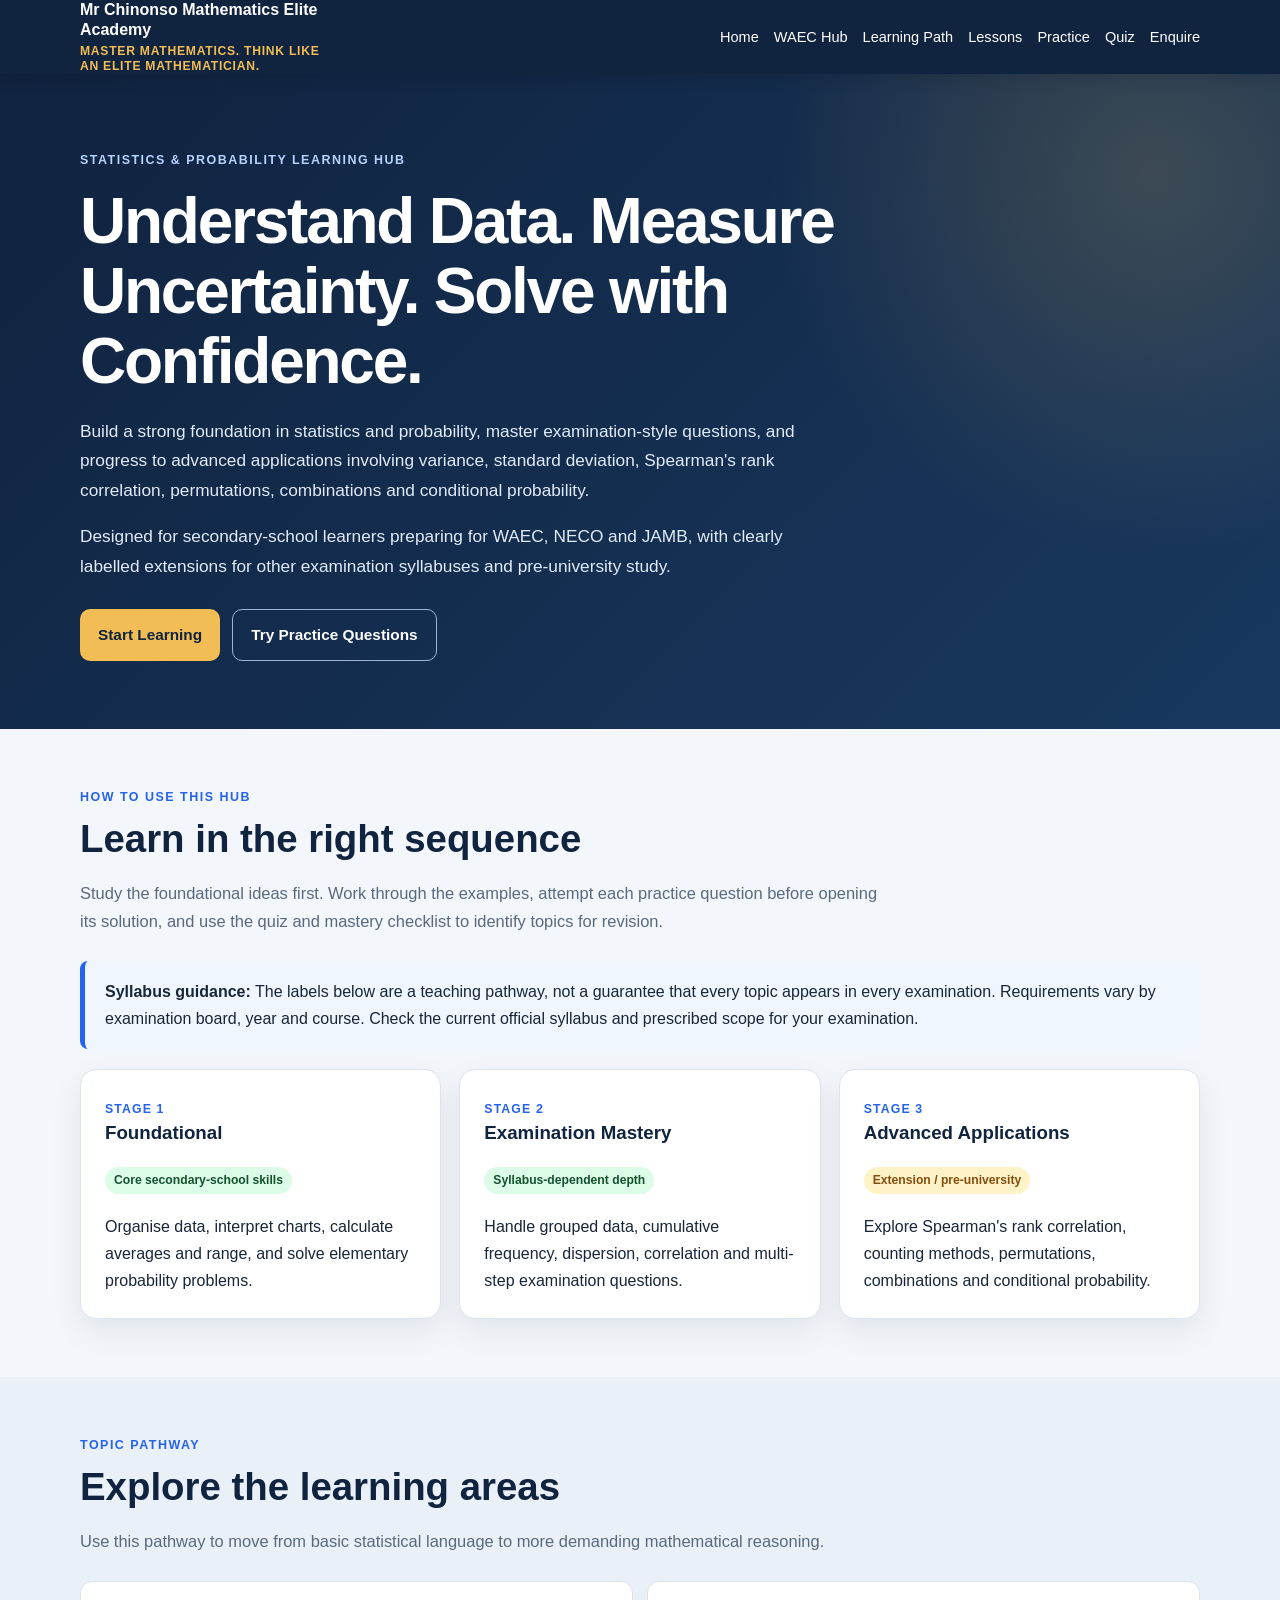
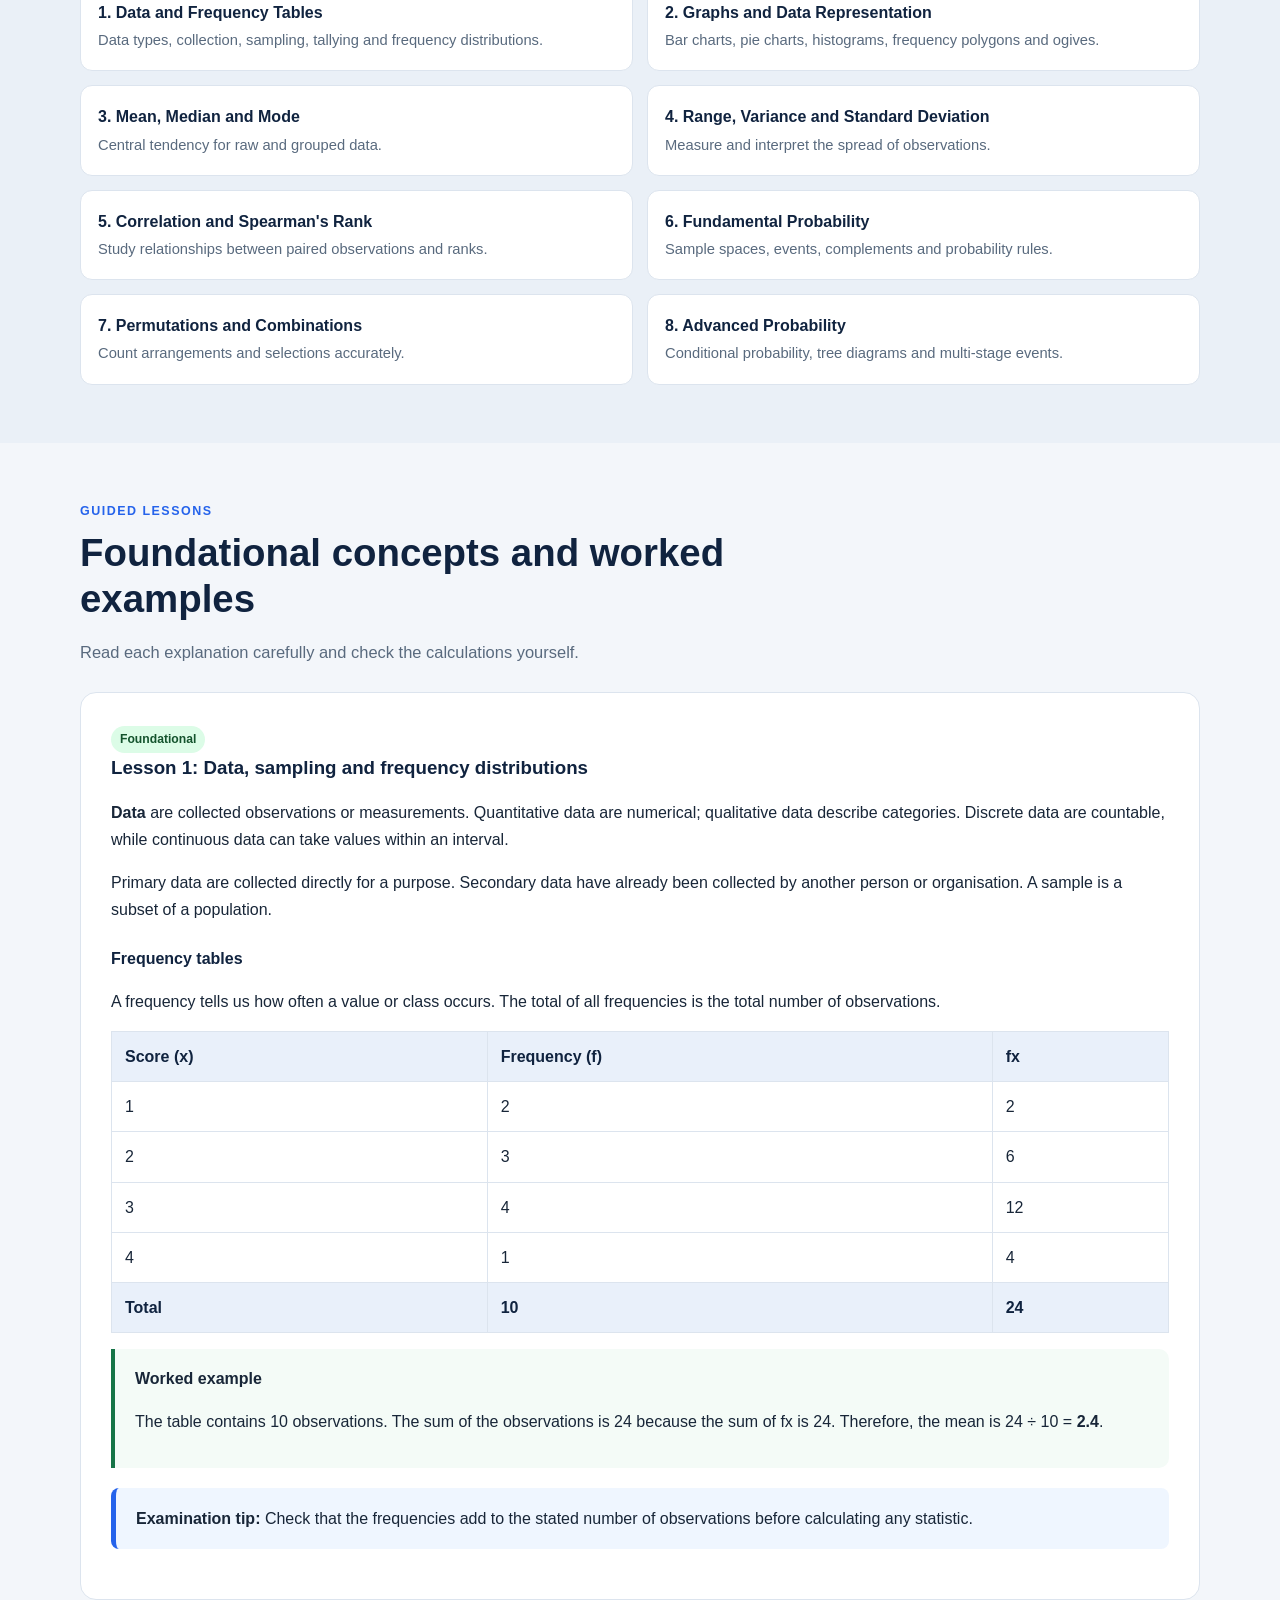
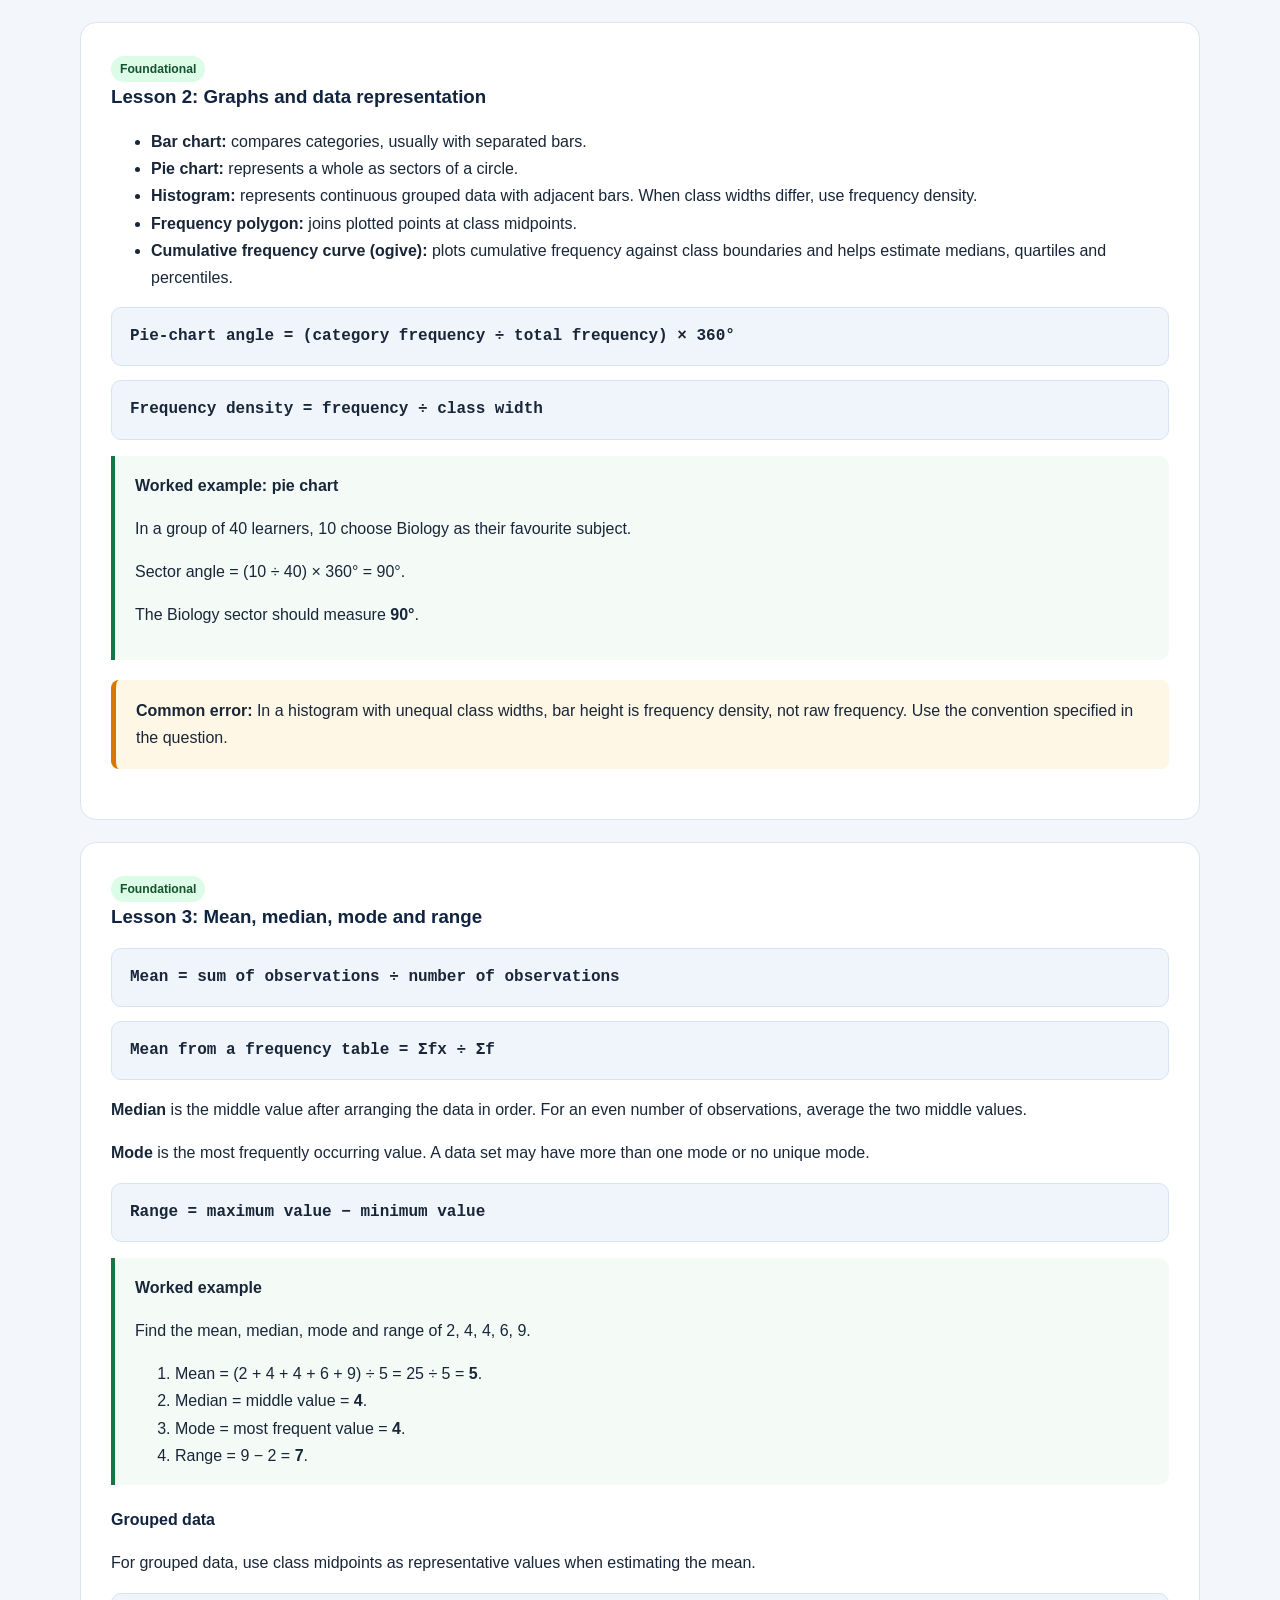
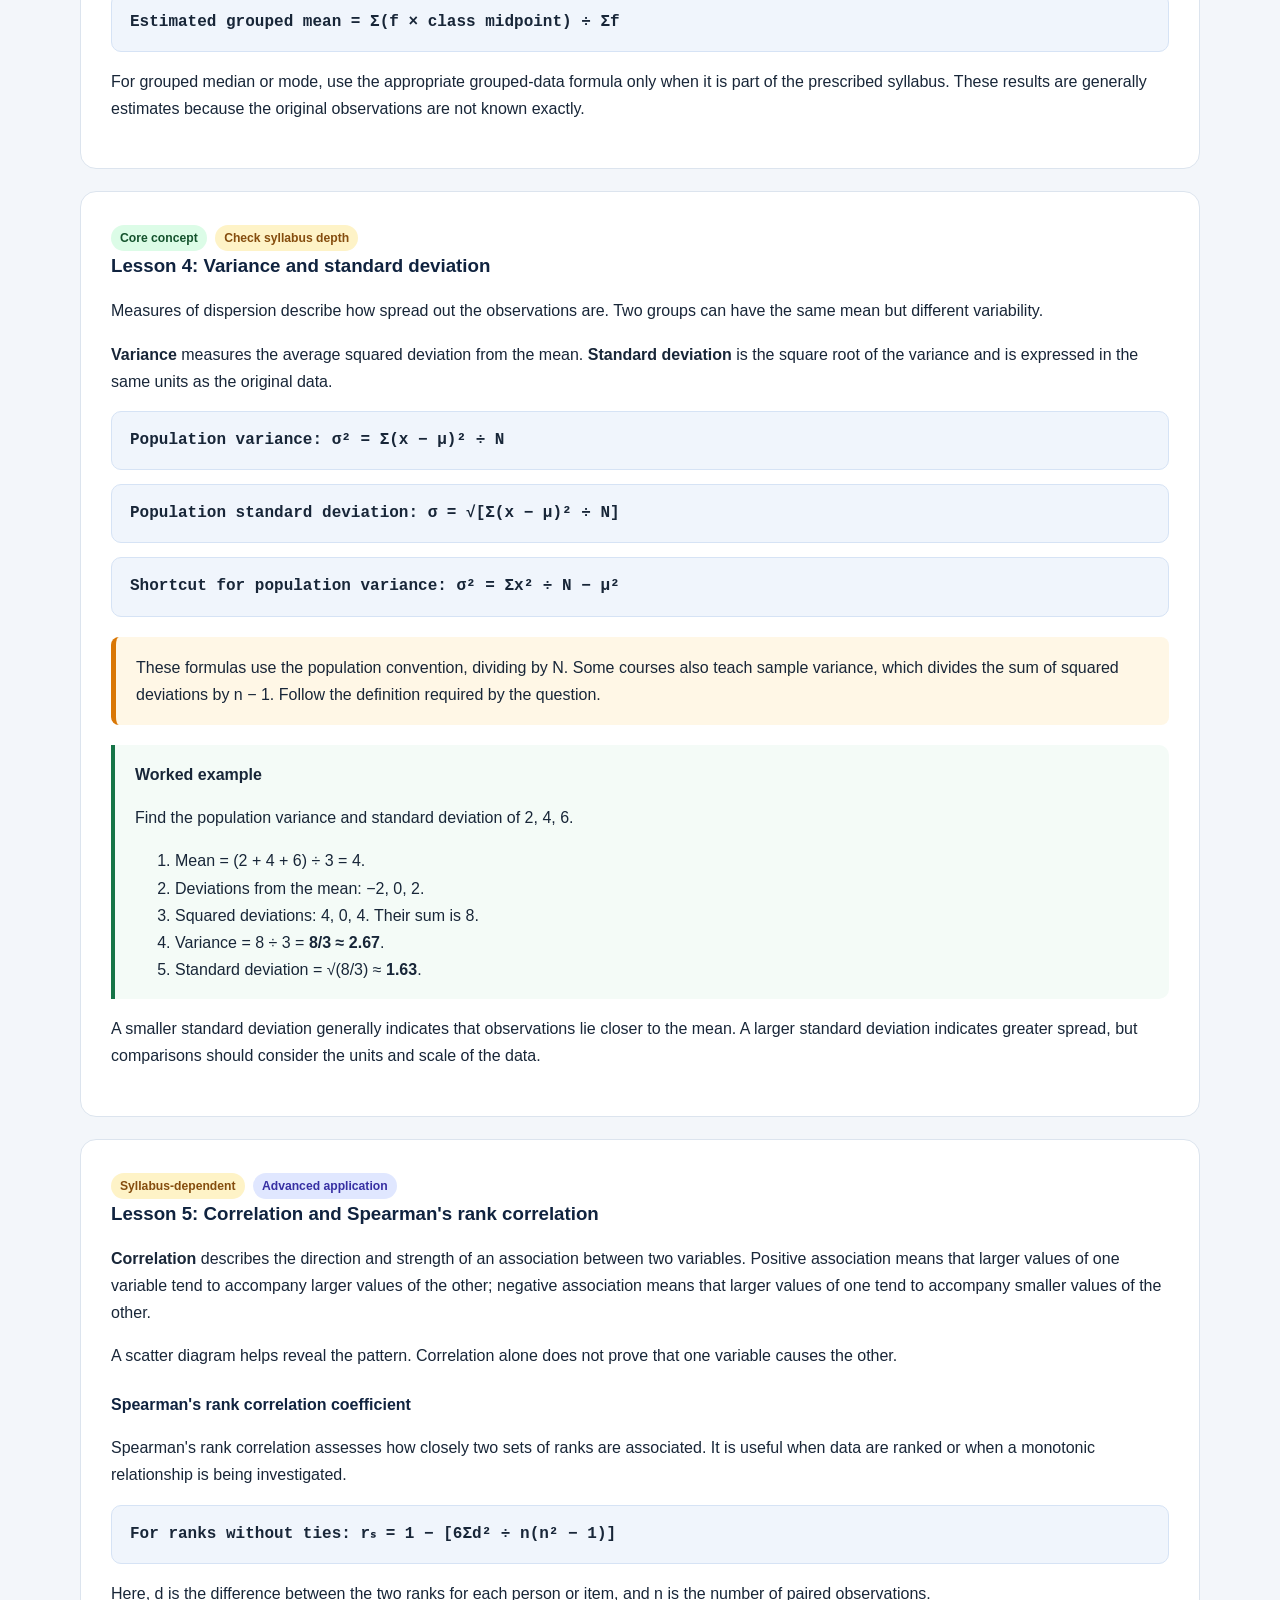
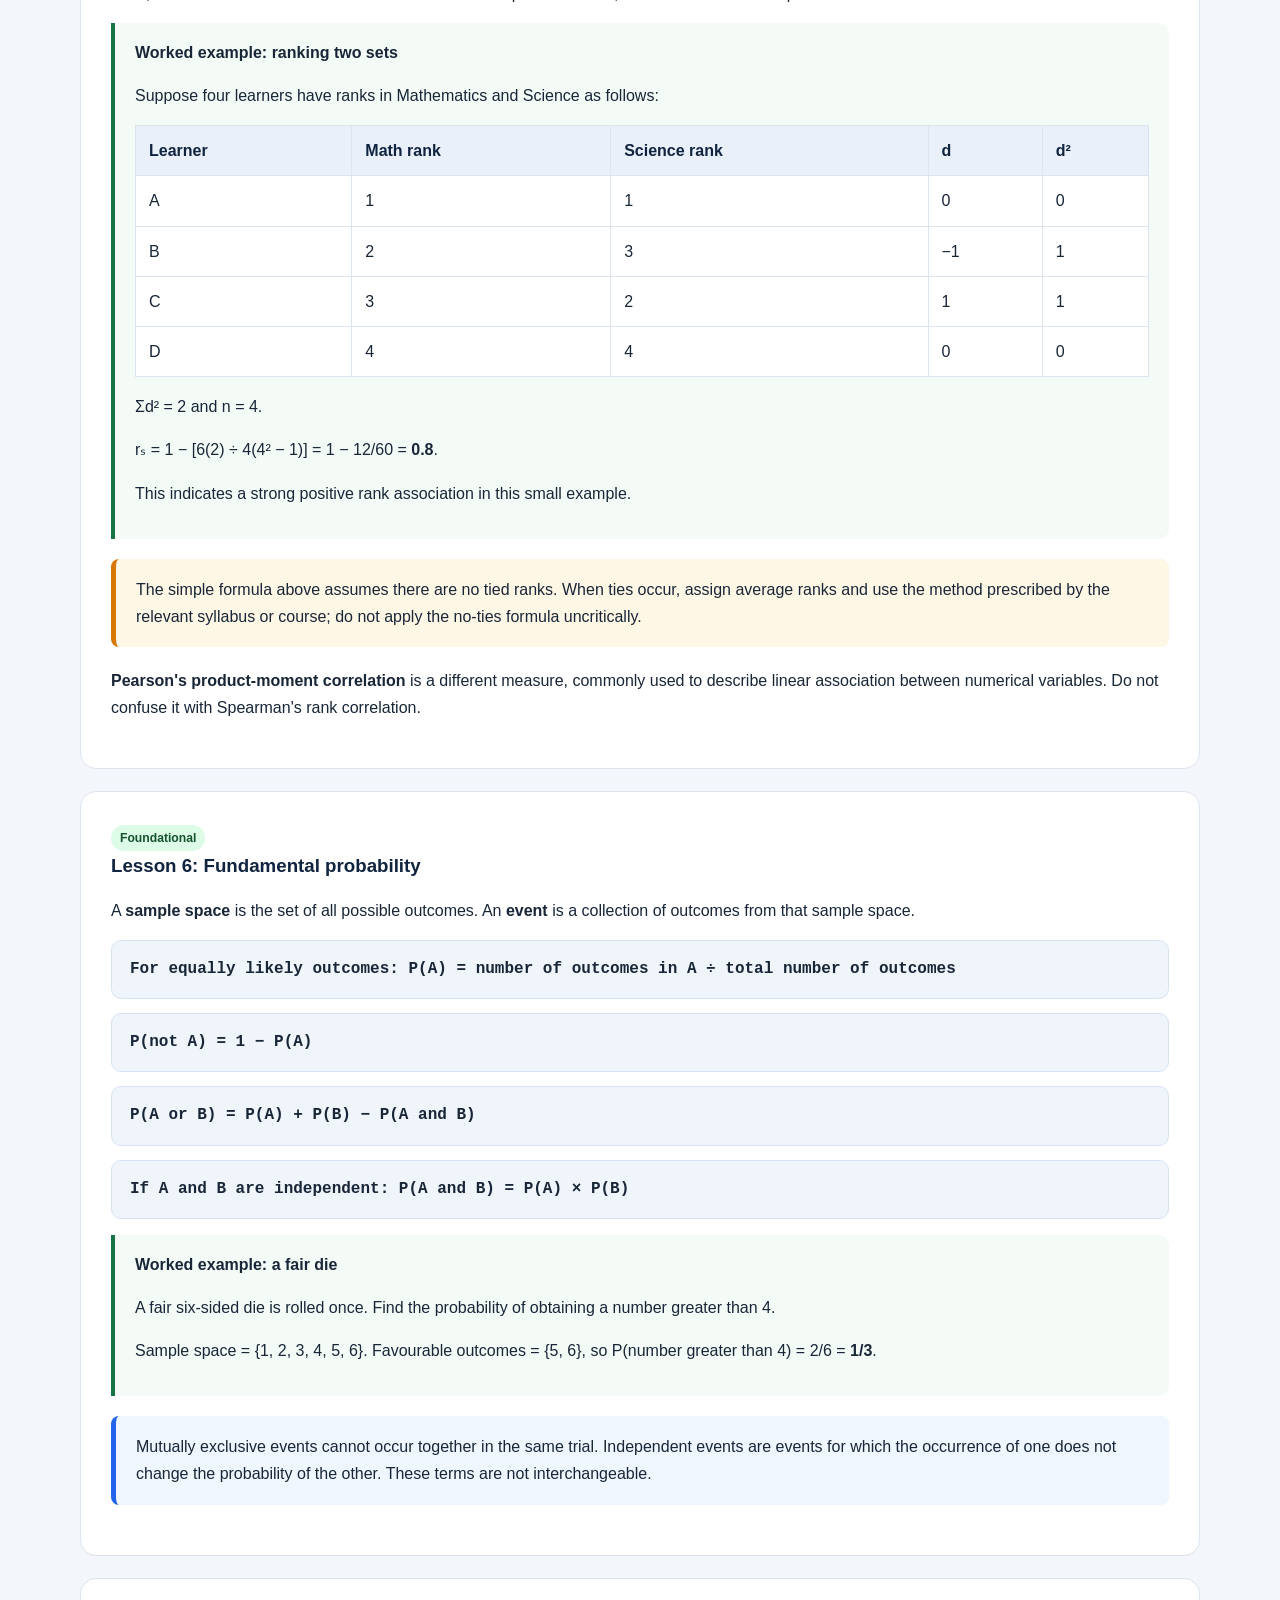
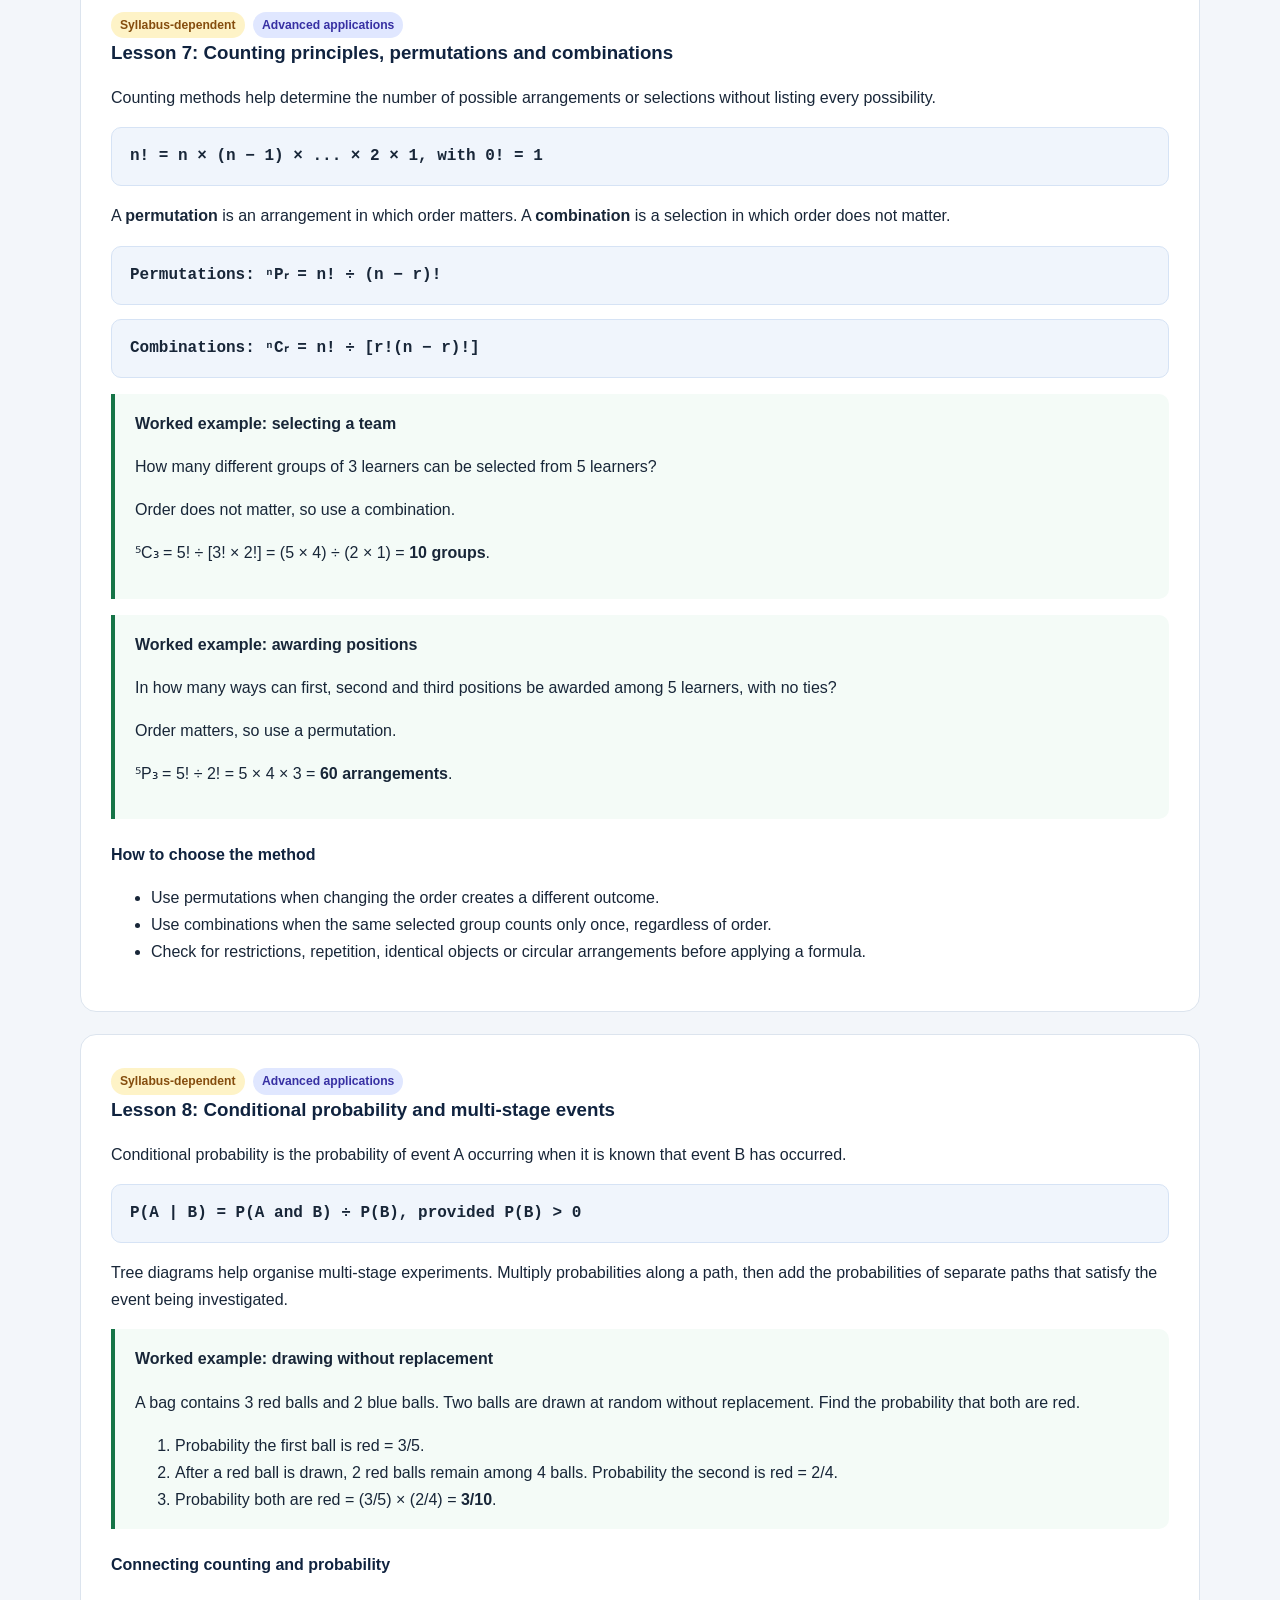
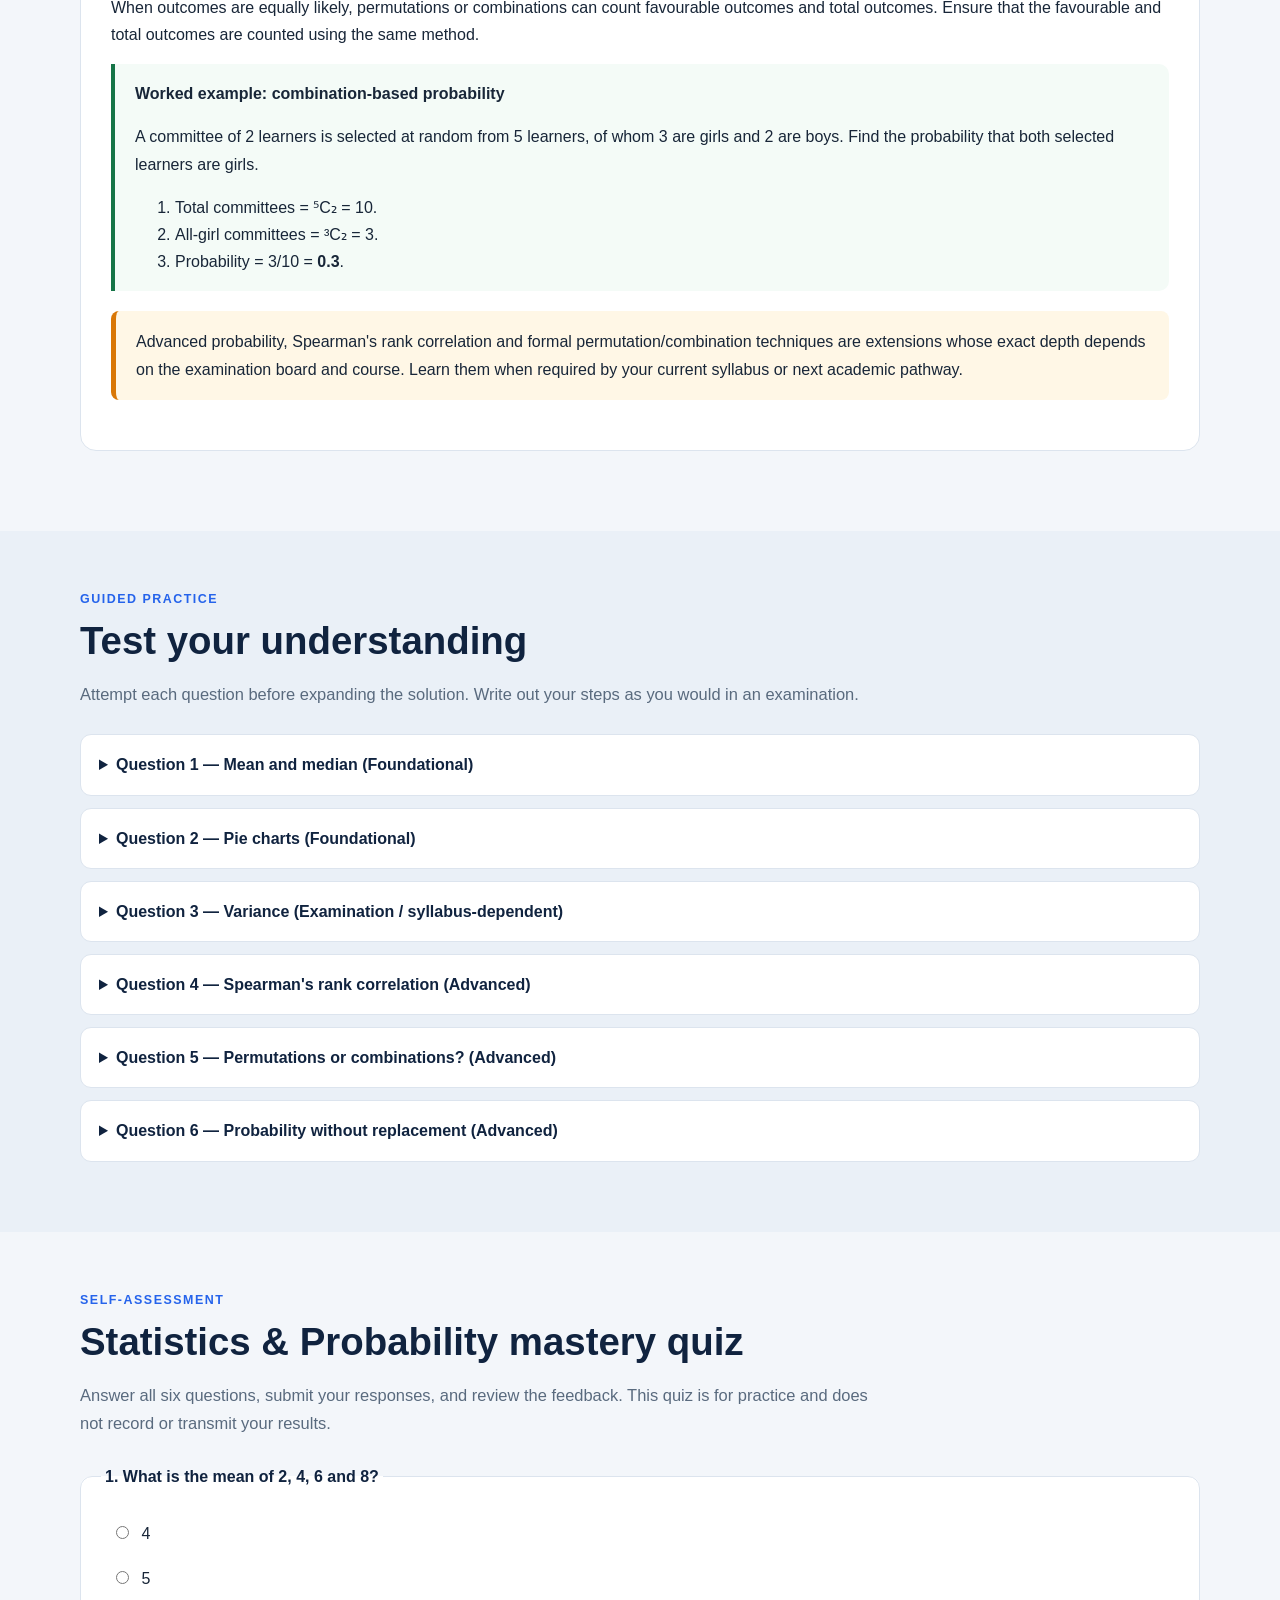
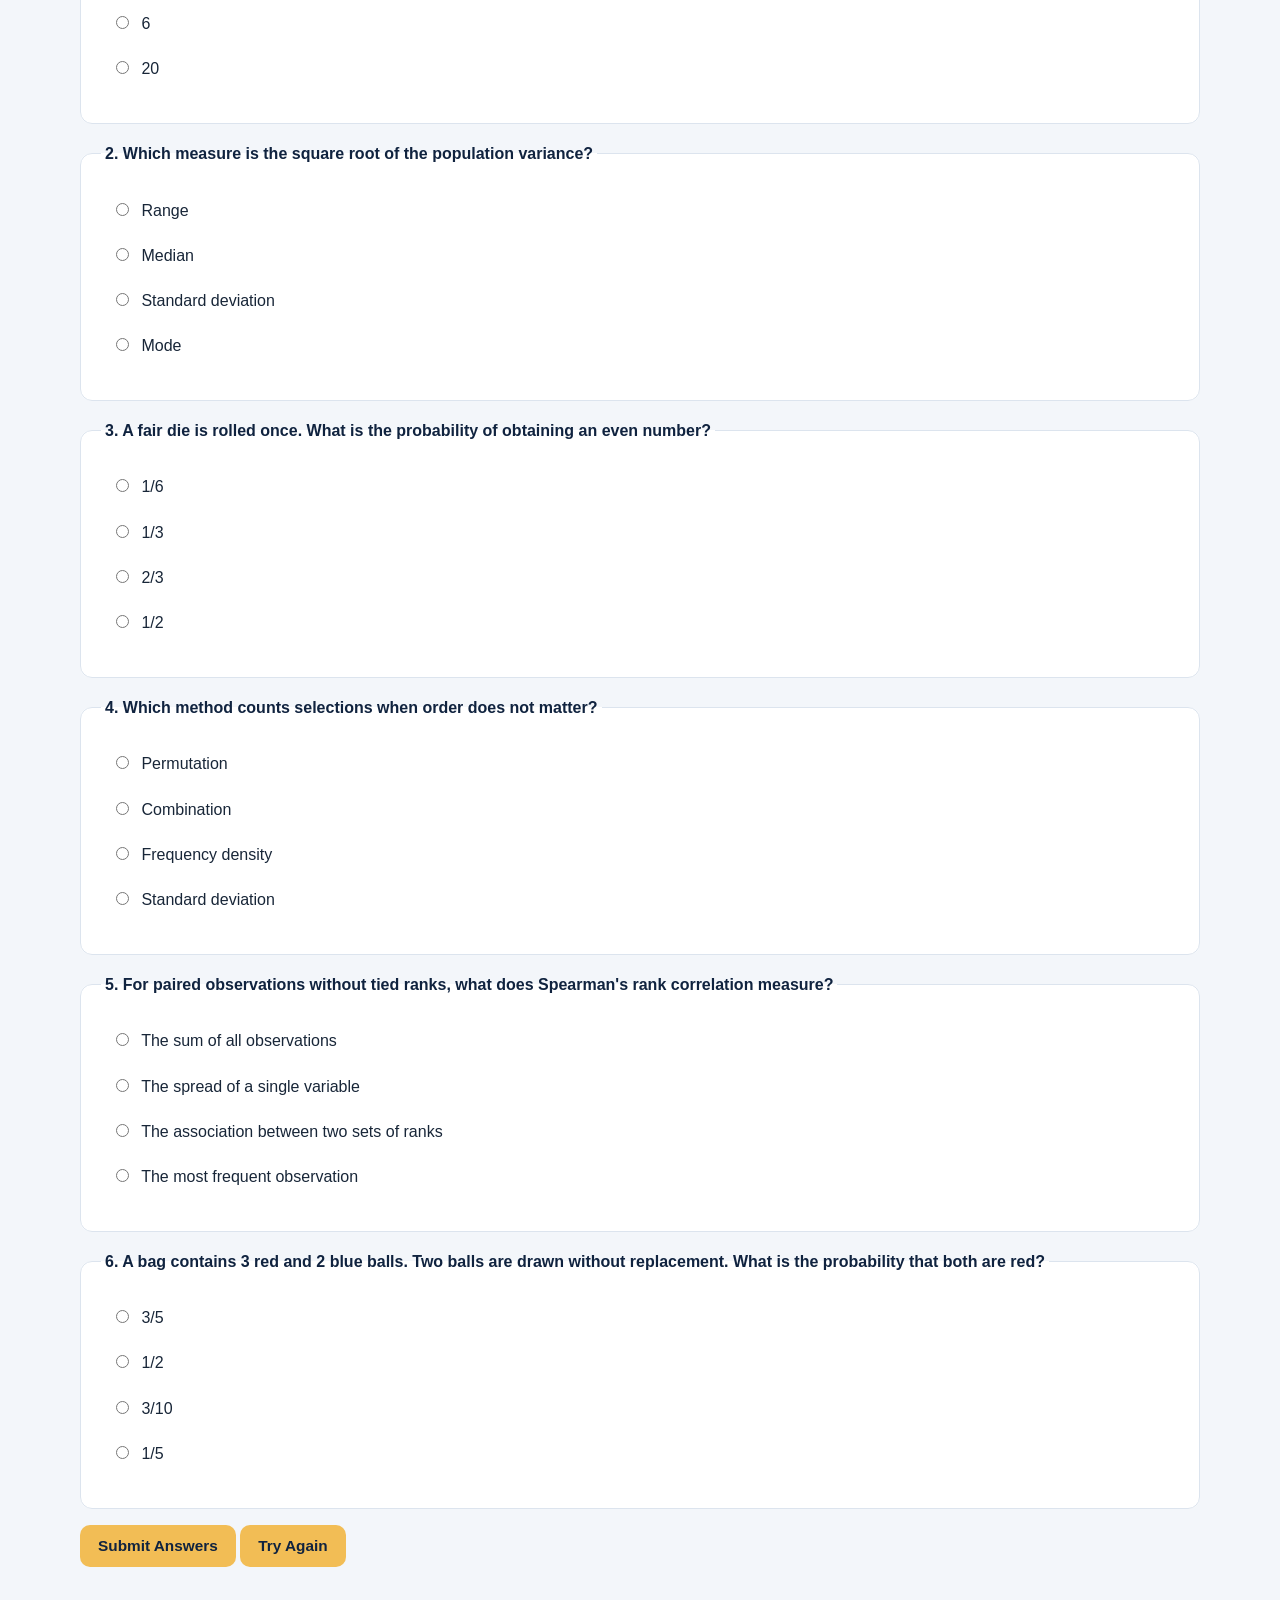
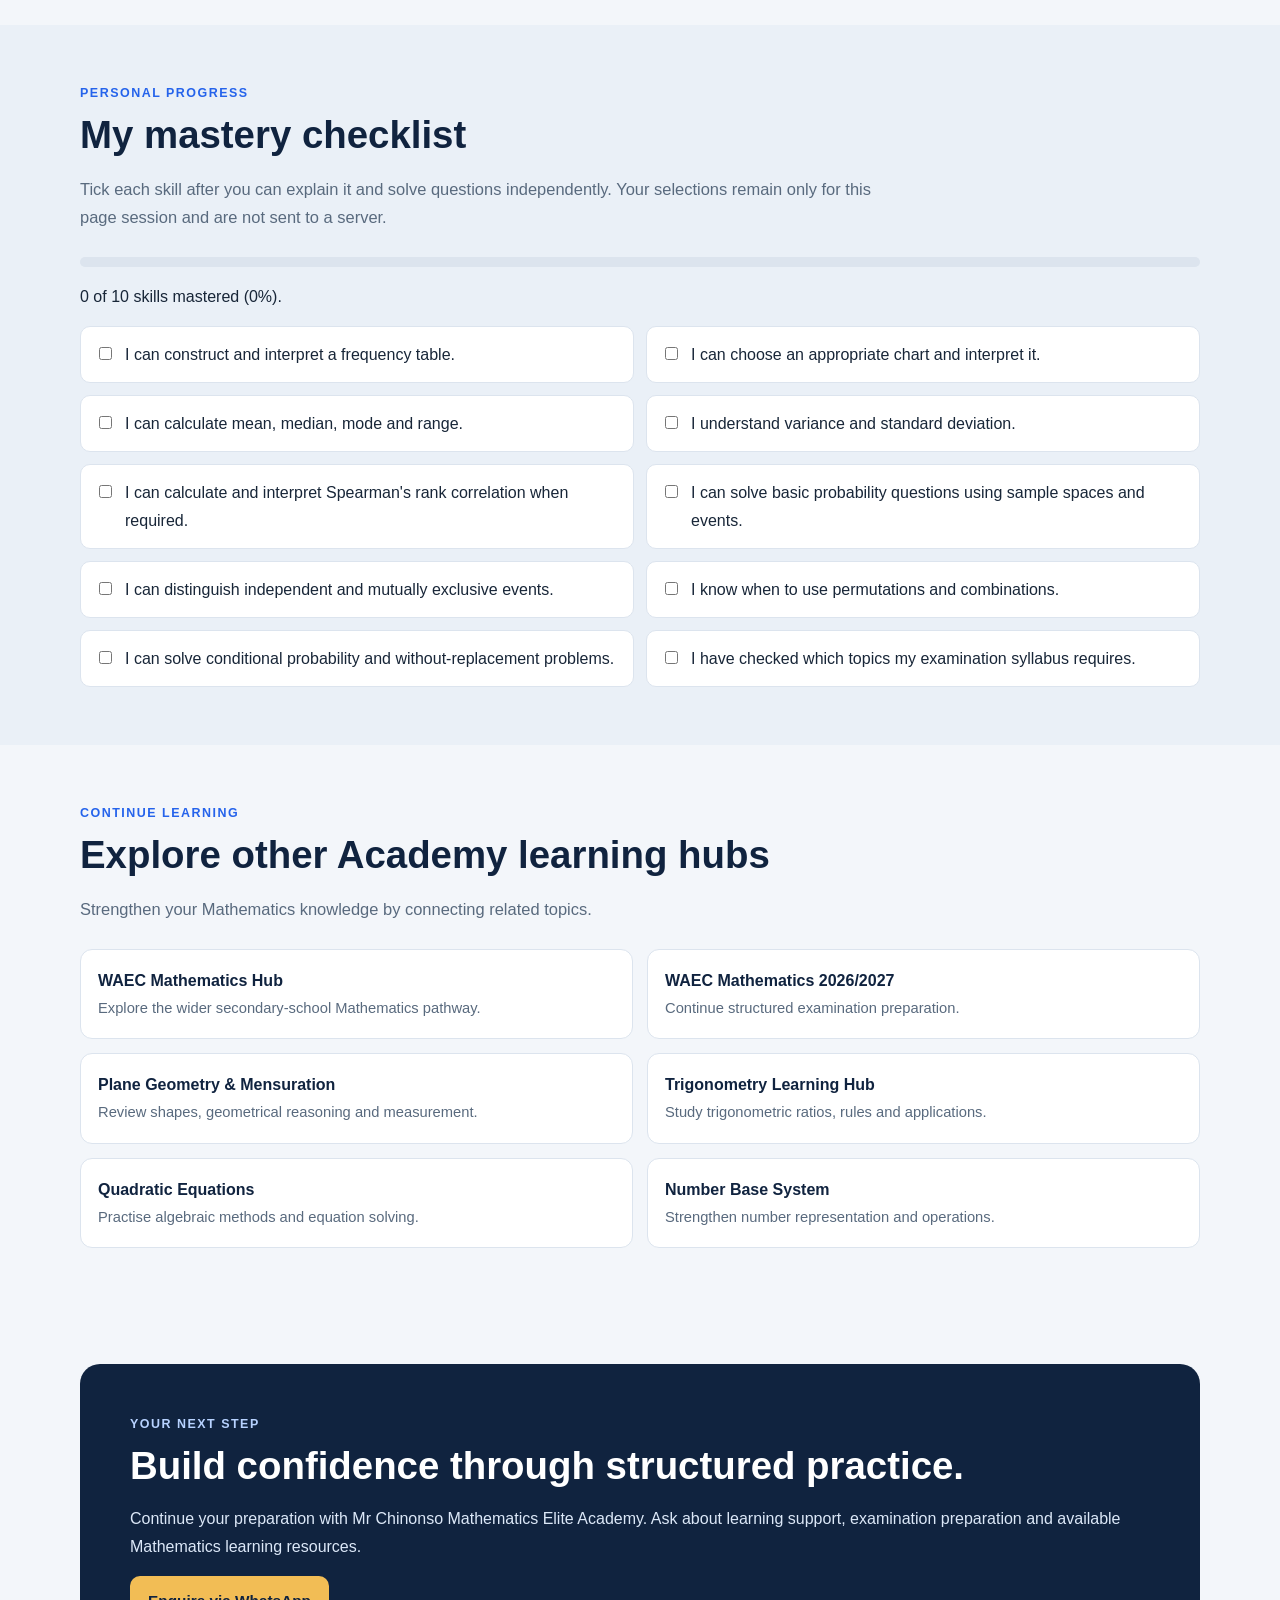
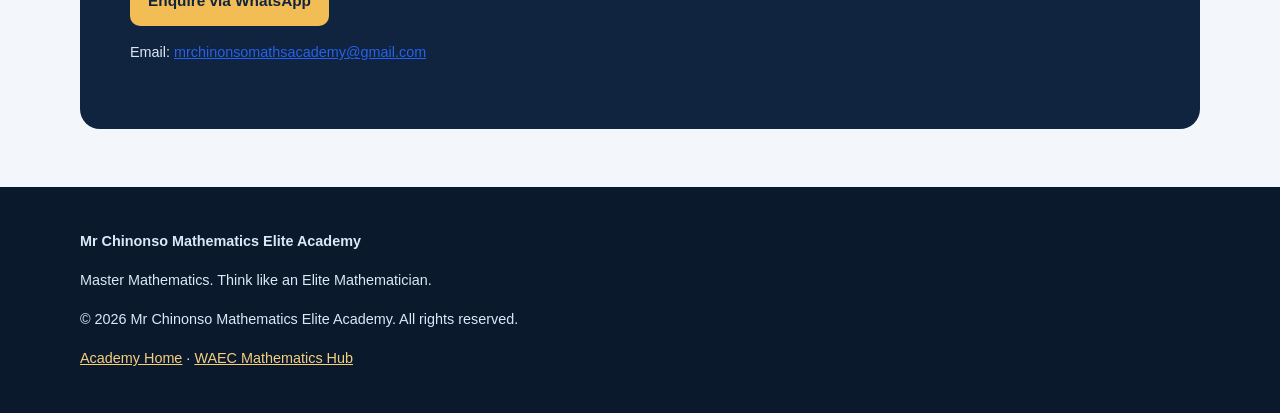
<file: statistics-probability.html>
<!DOCTYPE html>
<html lang="en">
<head>
  <meta charset="UTF-8">
  <meta name="viewport" content="width=device-width, initial-scale=1.0">
  <meta name="theme-color" content="#10233f">
  <meta name="description" content="Master Statistics and Probability with step-by-step lessons on data, averages, variance, standard deviation, Spearman's rank correlation, permutations, combinations and probability for WAEC, NECO, JAMB and advanced mathematics.">
  <meta name="robots" content="index, follow">
  <title>Statistics and Probability Learning Hub | Mr Chinonso Mathematics Elite Academy</title>
  <link rel="canonical" href="https://mrchinonsomathsacademy.com/statistics-probability.html">

  <style>
    :root {
      --navy: #10233f;
      --navy-light: #18385f;
      --blue: #2563eb;
      --blue-soft: #eff6ff;
      --gold: #f2bd55;
      --ink: #182638;
      --muted: #596a7e;
      --paper: #ffffff;
      --background: #f3f6fa;
      --line: #dce4ee;
      --green: #167447;
      --green-soft: #ecfdf3;
      --amber-soft: #fff7e6;
      --radius: 16px;
      --shadow: 0 12px 32px rgba(16, 35, 63, .08);
    }

    * { box-sizing: border-box; }

    html {
      scroll-behavior: smooth;
      scroll-padding-top: 90px;
    }

    body {
      margin: 0;
      font-family: Arial, Helvetica, sans-serif;
      color: var(--ink);
      background: var(--background);
      line-height: 1.7;
    }

    a { color: var(--blue); }
    a:focus-visible, button:focus-visible, summary:focus-visible,
    input:focus-visible {
      outline: 3px solid var(--gold);
      outline-offset: 3px;
    }

    .container {
      width: min(1120px, 92%);
      margin-inline: auto;
    }

    .site-header {
      position: sticky;
      top: 0;
      z-index: 10;
      color: white;
      background: var(--navy);
      box-shadow: 0 3px 16px rgba(0,0,0,.15);
    }

    .nav-row {
      min-height: 72px;
      display: flex;
      align-items: center;
      justify-content: space-between;
      gap: 18px;
    }

    .brand {
      color: white;
      text-decoration: none;
      font-weight: 800;
      line-height: 1.25;
      max-width: 260px;
    }

    .brand span {
      display: block;
      color: var(--gold);
      font-size: .76rem;
      margin-top: 4px;
      letter-spacing: .06em;
    }

    .nav-links {
      display: flex;
      flex-wrap: wrap;
      gap: 15px;
      align-items: center;
    }

    .nav-links a {
      color: white;
      text-decoration: none;
      font-size: .91rem;
    }

    .nav-links a:hover { color: var(--gold); }

    .hero {
      color: white;
      padding: 76px 0 68px;
      background:
        radial-gradient(circle at 90% 15%, rgba(242,189,85,.18), transparent 30%),
        linear-gradient(135deg, var(--navy), var(--navy-light));
    }

    .eyebrow, .kicker {
      color: #b7d2ff;
      font-weight: 800;
      letter-spacing: .12em;
      text-transform: uppercase;
      font-size: .78rem;
    }

    h1 {
      font-size: clamp(2.2rem, 5vw, 4.1rem);
      line-height: 1.1;
      letter-spacing: -.035em;
      max-width: 850px;
      margin: 14px 0 20px;
    }

    .hero p {
      max-width: 760px;
      color: #e1eaf7;
      font-size: 1.08rem;
    }

    .hero-actions {
      display: flex;
      flex-wrap: wrap;
      gap: 12px;
      margin-top: 28px;
    }

    .button {
      display: inline-flex;
      align-items: center;
      justify-content: center;
      border: 0;
      border-radius: 10px;
      padding: 12px 18px;
      background: var(--gold);
      color: var(--navy);
      font-weight: 800;
      text-decoration: none;
      cursor: pointer;
      font-size: .96rem;
    }

    .button.secondary {
      color: white;
      background: transparent;
      border: 1px solid #9cb5d5;
    }

    .button:hover { filter: brightness(.96); }

    .section { padding: 58px 0; }
    .section.alt { background: #eaf0f7; }

    .section-heading {
      max-width: 800px;
      margin-bottom: 26px;
    }

    .section-heading .kicker { color: var(--blue); }
    h2 {
      color: var(--navy);
      font-size: clamp(1.7rem, 3vw, 2.5rem);
      line-height: 1.2;
      margin: 8px 0 12px;
    }

    h3 {
      color: var(--navy);
      line-height: 1.3;
      margin-top: 0;
    }

    h4 { color: var(--navy); margin-bottom: 6px; }

    .intro { color: var(--muted); font-size: 1.03rem; }

    .grid {
      display: grid;
      grid-template-columns: repeat(3, minmax(0, 1fr));
      gap: 18px;
    }

    .grid.two { grid-template-columns: repeat(2, minmax(0, 1fr)); }

    .card {
      background: var(--paper);
      border: 1px solid var(--line);
      border-radius: var(--radius);
      padding: 24px;
      box-shadow: var(--shadow);
      min-width: 0;
    }

    .card p:last-child { margin-bottom: 0; }

    .stage-number {
      display: inline-block;
      color: var(--blue);
      font-size: .77rem;
      font-weight: 800;
      letter-spacing: .09em;
      text-transform: uppercase;
    }

    .tag {
      display: inline-block;
      border-radius: 999px;
      padding: 4px 9px;
      font-size: .76rem;
      font-weight: 800;
      line-height: 1.5;
      margin: 3px 4px 3px 0;
    }

    .tag.core { color: #14532d; background: #dcfce7; }
    .tag.extension { color: #854d0e; background: #fef3c7; }
    .tag.preuni { color: #3730a3; background: #e0e7ff; }

    .notice {
      padding: 17px 20px;
      border-left: 5px solid var(--blue);
      background: var(--blue-soft);
      border-radius: 8px;
      margin: 20px 0;
    }

    .notice.warning {
      background: var(--amber-soft);
      border-left-color: #d97706;
    }

    .notice.success {
      background: var(--green-soft);
      border-left-color: var(--green);
    }

    .lesson {
      margin: 22px 0;
      background: white;
      border: 1px solid var(--line);
      border-radius: var(--radius);
      padding: clamp(18px, 3vw, 30px);
    }

    .formula {
      padding: 15px 18px;
      margin: 14px 0;
      background: #f0f5fc;
      border: 1px solid #d6e3f5;
      border-radius: 10px;
      font-family: "Courier New", monospace;
      font-size: 1rem;
      font-weight: 700;
      overflow-wrap: anywhere;
    }

    .worked {
      border-left: 4px solid var(--green);
      background: #f4fbf7;
      padding: 16px 20px;
      margin: 16px 0;
      border-radius: 0 10px 10px 0;
    }

    .worked ol, .worked ul { margin-bottom: 0; }

    .table-wrap { overflow-x: auto; margin: 16px 0; }

    table {
      width: 100%;
      min-width: 470px;
      border-collapse: collapse;
      background: white;
    }

    th, td {
      text-align: left;
      padding: 11px 13px;
      border: 1px solid var(--line);
    }

    th { background: #e9f0fa; color: var(--navy); }

    .topic-list {
      display: grid;
      grid-template-columns: repeat(2, minmax(0, 1fr));
      gap: 14px;
    }

    .topic {
      display: block;
      padding: 17px;
      border: 1px solid var(--line);
      border-radius: 12px;
      background: white;
      color: var(--ink);
      text-decoration: none;
    }

    .topic:hover {
      border-color: var(--blue);
      transform: translateY(-1px);
    }

    .topic strong { display: block; color: var(--navy); }
    .topic span { color: var(--muted); font-size: .92rem; }

    details {
      background: white;
      border: 1px solid var(--line);
      border-radius: 11px;
      padding: 16px 18px;
      margin: 12px 0;
    }

    summary {
      cursor: pointer;
      color: var(--navy);
      font-weight: 800;
    }

    details .answer { margin-top: 14px; }

    .quiz-question {
      border: 1px solid var(--line);
      background: white;
      padding: 20px;
      border-radius: 12px;
      margin: 16px 0;
    }

    .quiz-question legend {
      font-weight: 800;
      color: var(--navy);
      padding: 0 4px;
    }

    .option {
      display: block;
      padding: 9px 10px;
      border-radius: 7px;
      cursor: pointer;
    }

    .option:hover { background: #f0f5fc; }
    .option input { margin-right: 8px; }

    .feedback {
      margin-top: 12px;
      font-weight: 700;
    }

    .feedback.correct { color: var(--green); }
    .feedback.incorrect { color: #b42318; }

    .checklist {
      display: grid;
      grid-template-columns: repeat(2, minmax(0, 1fr));
      gap: 12px;
    }

    .check-item {
      display: flex;
      align-items: flex-start;
      gap: 10px;
      background: white;
      border: 1px solid var(--line);
      padding: 14px;
      border-radius: 10px;
    }

    .check-item input { margin-top: 6px; accent-color: var(--blue); }

    .progress-shell {
      height: 10px;
      background: #dce4ee;
      border-radius: 99px;
      overflow: hidden;
      margin: 14px 0;
    }

    .progress-bar {
      height: 100%;
      width: 0;
      background: var(--green);
      transition: width .2s ease;
    }

    .cta {
      color: white;
      background: var(--navy);
      border-radius: 20px;
      padding: clamp(25px, 5vw, 50px);
    }

    .cta h2 { color: white; }
    .cta p { color: #dce8f8; }

    footer {
      color: #dce8f8;
      background: #0b192d;
      padding: 28px 0;
      font-size: .9rem;
    }

    footer a { color: #f5cf7e; }

    .small { color: var(--muted); font-size: .9rem; }
    .center { text-align: center; }

    @media (max-width: 820px) {
      .grid { grid-template-columns: repeat(2, minmax(0, 1fr)); }
      .nav-row { align-items: flex-start; flex-direction: column; padding: 14px 0; }
      .nav-links { gap: 10px 14px; }
    }

    @media (max-width: 600px) {
      .grid, .grid.two, .topic-list, .checklist {
        grid-template-columns: 1fr;
      }
      .hero { padding: 52px 0; }
      .section { padding: 42px 0; }
      .card { padding: 19px; }
      .nav-links a { font-size: .85rem; }
    }

    @media (prefers-reduced-motion: reduce) {
      *, *::before, *::after {
        scroll-behavior: auto !important;
        transition: none !important;
      }
    }
  </style>
</head>

<body>
  <header class="site-header">
    <div class="container nav-row">
      <a class="brand" href="index.html">
        Mr Chinonso Mathematics Elite Academy
        <span>MASTER MATHEMATICS. THINK LIKE AN ELITE MATHEMATICIAN.</span>
      </a>
      <nav class="nav-links" aria-label="Main navigation">
        <a href="index.html">Home</a>
        <a href="waec-mathematics.html">WAEC Hub</a>
        <a href="#learning-path">Learning Path</a>
        <a href="#lessons">Lessons</a>
        <a href="#practice">Practice</a>
        <a href="#quiz">Quiz</a>
        <a href="#contact">Enquire</a>
      </nav>
    </div>
  </header>

  <main>
    <section class="hero">
      <div class="container">
        <div class="eyebrow">Statistics &amp; Probability Learning Hub</div>
        <h1>Understand Data. Measure Uncertainty. Solve with Confidence.</h1>
        <p>
          Build a strong foundation in statistics and probability, master
          examination-style questions, and progress to advanced applications
          involving variance, standard deviation, Spearman's rank correlation,
          permutations, combinations and conditional probability.
        </p>
        <p>
          Designed for secondary-school learners preparing for WAEC, NECO and
          JAMB, with clearly labelled extensions for other examination syllabuses
          and pre-university study.
        </p>
        <div class="hero-actions">
          <a class="button" href="#learning-path">Start Learning</a>
          <a class="button secondary" href="#practice">Try Practice Questions</a>
        </div>
      </div>
    </section>

    <section class="section">
      <div class="container">
        <div class="section-heading">
          <div class="kicker">How to use this hub</div>
          <h2>Learn in the right sequence</h2>
          <p class="intro">
            Study the foundational ideas first. Work through the examples,
            attempt each practice question before opening its solution, and
            use the quiz and mastery checklist to identify topics for revision.
          </p>
        </div>

        <div class="notice">
          <strong>Syllabus guidance:</strong> The labels below are a teaching
          pathway, not a guarantee that every topic appears in every examination.
          Requirements vary by examination board, year and course. Check the
          current official syllabus and prescribed scope for your examination.
        </div>

        <div class="grid">
          <article class="card">
            <span class="stage-number">Stage 1</span>
            <h3>Foundational</h3>
            <span class="tag core">Core secondary-school skills</span>
            <p>Organise data, interpret charts, calculate averages and range, and solve elementary probability problems.</p>
          </article>
          <article class="card">
            <span class="stage-number">Stage 2</span>
            <h3>Examination Mastery</h3>
            <span class="tag core">Syllabus-dependent depth</span>
            <p>Handle grouped data, cumulative frequency, dispersion, correlation and multi-step examination questions.</p>
          </article>
          <article class="card">
            <span class="stage-number">Stage 3</span>
            <h3>Advanced Applications</h3>
            <span class="tag extension">Extension / pre-university</span>
            <p>Explore Spearman's rank correlation, counting methods, permutations, combinations and conditional probability.</p>
          </article>
        </div>
      </div>
    </section>

    <section class="section alt" id="learning-path">
      <div class="container">
        <div class="section-heading">
          <div class="kicker">Topic pathway</div>
          <h2>Explore the learning areas</h2>
          <p class="intro">Use this pathway to move from basic statistical language to more demanding mathematical reasoning.</p>
        </div>

        <div class="topic-list">
          <a class="topic" href="#data">
            <strong>1. Data and Frequency Tables</strong>
            <span>Data types, collection, sampling, tallying and frequency distributions.</span>
          </a>
          <a class="topic" href="#charts">
            <strong>2. Graphs and Data Representation</strong>
            <span>Bar charts, pie charts, histograms, frequency polygons and ogives.</span>
          </a>
          <a class="topic" href="#averages">
            <strong>3. Mean, Median and Mode</strong>
            <span>Central tendency for raw and grouped data.</span>
          </a>
          <a class="topic" href="#dispersion">
            <strong>4. Range, Variance and Standard Deviation</strong>
            <span>Measure and interpret the spread of observations.</span>
          </a>
          <a class="topic" href="#correlation">
            <strong>5. Correlation and Spearman's Rank</strong>
            <span>Study relationships between paired observations and ranks.</span>
          </a>
          <a class="topic" href="#basic-probability">
            <strong>6. Fundamental Probability</strong>
            <span>Sample spaces, events, complements and probability rules.</span>
          </a>
          <a class="topic" href="#counting">
            <strong>7. Permutations and Combinations</strong>
            <span>Count arrangements and selections accurately.</span>
          </a>
          <a class="topic" href="#advanced-probability">
            <strong>8. Advanced Probability</strong>
            <span>Conditional probability, tree diagrams and multi-stage events.</span>
          </a>
        </div>
      </div>
    </section>

    <section class="section" id="lessons">
      <div class="container">
        <div class="section-heading">
          <div class="kicker">Guided lessons</div>
          <h2>Foundational concepts and worked examples</h2>
          <p class="intro">Read each explanation carefully and check the calculations yourself.</p>
        </div>

        <article class="lesson" id="data">
          <span class="tag core">Foundational</span>
          <h3>Lesson 1: Data, sampling and frequency distributions</h3>
          <p><strong>Data</strong> are collected observations or measurements. Quantitative data are numerical; qualitative data describe categories. Discrete data are countable, while continuous data can take values within an interval.</p>
          <p>Primary data are collected directly for a purpose. Secondary data have already been collected by another person or organisation. A sample is a subset of a population.</p>

          <h4>Frequency tables</h4>
          <p>A frequency tells us how often a value or class occurs. The total of all frequencies is the total number of observations.</p>
          <div class="table-wrap">
            <table>
              <thead><tr><th>Score (x)</th><th>Frequency (f)</th><th>fx</th></tr></thead>
              <tbody>
                <tr><td>1</td><td>2</td><td>2</td></tr>
                <tr><td>2</td><td>3</td><td>6</td></tr>
                <tr><td>3</td><td>4</td><td>12</td></tr>
                <tr><td>4</td><td>1</td><td>4</td></tr>
                <tr><th>Total</th><th>10</th><th>24</th></tr>
              </tbody>
            </table>
          </div>
          <div class="worked">
            <strong>Worked example</strong>
            <p>The table contains 10 observations. The sum of the observations is 24 because the sum of fx is 24. Therefore, the mean is 24 ÷ 10 = <strong>2.4</strong>.</p>
          </div>
          <div class="notice">
            <strong>Examination tip:</strong> Check that the frequencies add to the stated number of observations before calculating any statistic.
          </div>
        </article>

        <article class="lesson" id="charts">
          <span class="tag core">Foundational</span>
          <h3>Lesson 2: Graphs and data representation</h3>
          <ul>
            <li><strong>Bar chart:</strong> compares categories, usually with separated bars.</li>
            <li><strong>Pie chart:</strong> represents a whole as sectors of a circle.</li>
            <li><strong>Histogram:</strong> represents continuous grouped data with adjacent bars. When class widths differ, use frequency density.</li>
            <li><strong>Frequency polygon:</strong> joins plotted points at class midpoints.</li>
            <li><strong>Cumulative frequency curve (ogive):</strong> plots cumulative frequency against class boundaries and helps estimate medians, quartiles and percentiles.</li>
          </ul>
          <div class="formula">Pie-chart angle = (category frequency ÷ total frequency) × 360°</div>
          <div class="formula">Frequency density = frequency ÷ class width</div>
          <div class="worked">
            <strong>Worked example: pie chart</strong>
            <p>In a group of 40 learners, 10 choose Biology as their favourite subject.</p>
            <p>Sector angle = (10 ÷ 40) × 360° = 90°.</p>
            <p>The Biology sector should measure <strong>90°</strong>.</p>
          </div>
          <div class="notice warning">
            <strong>Common error:</strong> In a histogram with unequal class widths, bar height is frequency density, not raw frequency. Use the convention specified in the question.
          </div>
        </article>

        <article class="lesson" id="averages">
          <span class="tag core">Foundational</span>
          <h3>Lesson 3: Mean, median, mode and range</h3>
          <div class="formula">Mean = sum of observations ÷ number of observations</div>
          <div class="formula">Mean from a frequency table = Σfx ÷ Σf</div>
          <p><strong>Median</strong> is the middle value after arranging the data in order. For an even number of observations, average the two middle values.</p>
          <p><strong>Mode</strong> is the most frequently occurring value. A data set may have more than one mode or no unique mode.</p>
          <div class="formula">Range = maximum value − minimum value</div>
          <div class="worked">
            <strong>Worked example</strong>
            <p>Find the mean, median, mode and range of 2, 4, 4, 6, 9.</p>
            <ol>
              <li>Mean = (2 + 4 + 4 + 6 + 9) ÷ 5 = 25 ÷ 5 = <strong>5</strong>.</li>
              <li>Median = middle value = <strong>4</strong>.</li>
              <li>Mode = most frequent value = <strong>4</strong>.</li>
              <li>Range = 9 − 2 = <strong>7</strong>.</li>
            </ol>
          </div>
          <h4>Grouped data</h4>
          <p>For grouped data, use class midpoints as representative values when estimating the mean.</p>
          <div class="formula">Estimated grouped mean = Σ(f × class midpoint) ÷ Σf</div>
          <p>For grouped median or mode, use the appropriate grouped-data formula only when it is part of the prescribed syllabus. These results are generally estimates because the original observations are not known exactly.</p>
        </article>

        <article class="lesson" id="dispersion">
          <span class="tag core">Core concept</span>
          <span class="tag extension">Check syllabus depth</span>
          <h3>Lesson 4: Variance and standard deviation</h3>
          <p>Measures of dispersion describe how spread out the observations are. Two groups can have the same mean but different variability.</p>
          <p><strong>Variance</strong> measures the average squared deviation from the mean. <strong>Standard deviation</strong> is the square root of the variance and is expressed in the same units as the original data.</p>
          <div class="formula">Population variance: σ² = Σ(x − μ)² ÷ N</div>
          <div class="formula">Population standard deviation: σ = √[Σ(x − μ)² ÷ N]</div>
          <div class="formula">Shortcut for population variance: σ² = Σx² ÷ N − μ²</div>
          <div class="notice warning">
            These formulas use the population convention, dividing by N. Some courses also teach sample variance, which divides the sum of squared deviations by n − 1. Follow the definition required by the question.
          </div>
          <div class="worked">
            <strong>Worked example</strong>
            <p>Find the population variance and standard deviation of 2, 4, 6.</p>
            <ol>
              <li>Mean = (2 + 4 + 6) ÷ 3 = 4.</li>
              <li>Deviations from the mean: −2, 0, 2.</li>
              <li>Squared deviations: 4, 0, 4. Their sum is 8.</li>
              <li>Variance = 8 ÷ 3 = <strong>8/3 ≈ 2.67</strong>.</li>
              <li>Standard deviation = √(8/3) ≈ <strong>1.63</strong>.</li>
            </ol>
          </div>
          <p>A smaller standard deviation generally indicates that observations lie closer to the mean. A larger standard deviation indicates greater spread, but comparisons should consider the units and scale of the data.</p>
        </article>

        <article class="lesson" id="correlation">
          <span class="tag extension">Syllabus-dependent</span>
          <span class="tag preuni">Advanced application</span>
          <h3>Lesson 5: Correlation and Spearman's rank correlation</h3>
          <p><strong>Correlation</strong> describes the direction and strength of an association between two variables. Positive association means that larger values of one variable tend to accompany larger values of the other; negative association means that larger values of one tend to accompany smaller values of the other.</p>
          <p>A scatter diagram helps reveal the pattern. Correlation alone does not prove that one variable causes the other.</p>

          <h4>Spearman's rank correlation coefficient</h4>
          <p>Spearman's rank correlation assesses how closely two sets of ranks are associated. It is useful when data are ranked or when a monotonic relationship is being investigated.</p>
          <div class="formula">For ranks without ties: rₛ = 1 − [6Σd² ÷ n(n² − 1)]</div>
          <p>Here, d is the difference between the two ranks for each person or item, and n is the number of paired observations.</p>
          <div class="worked">
            <strong>Worked example: ranking two sets</strong>
            <p>Suppose four learners have ranks in Mathematics and Science as follows:</p>
            <div class="table-wrap">
              <table>
                <thead><tr><th>Learner</th><th>Math rank</th><th>Science rank</th><th>d</th><th>d²</th></tr></thead>
                <tbody>
                  <tr><td>A</td><td>1</td><td>1</td><td>0</td><td>0</td></tr>
                  <tr><td>B</td><td>2</td><td>3</td><td>−1</td><td>1</td></tr>
                  <tr><td>C</td><td>3</td><td>2</td><td>1</td><td>1</td></tr>
                  <tr><td>D</td><td>4</td><td>4</td><td>0</td><td>0</td></tr>
                </tbody>
              </table>
            </div>
            <p>Σd² = 2 and n = 4.</p>
            <p>rₛ = 1 − [6(2) ÷ 4(4² − 1)] = 1 − 12/60 = <strong>0.8</strong>.</p>
            <p>This indicates a strong positive rank association in this small example.</p>
          </div>
          <div class="notice warning">
            The simple formula above assumes there are no tied ranks. When ties occur, assign average ranks and use the method prescribed by the relevant syllabus or course; do not apply the no-ties formula uncritically.
          </div>
          <p><strong>Pearson's product-moment correlation</strong> is a different measure, commonly used to describe linear association between numerical variables. Do not confuse it with Spearman's rank correlation.</p>
        </article>

        <article class="lesson" id="basic-probability">
          <span class="tag core">Foundational</span>
          <h3>Lesson 6: Fundamental probability</h3>
          <p>A <strong>sample space</strong> is the set of all possible outcomes. An <strong>event</strong> is a collection of outcomes from that sample space.</p>
          <div class="formula">For equally likely outcomes: P(A) = number of outcomes in A ÷ total number of outcomes</div>
          <div class="formula">P(not A) = 1 − P(A)</div>
          <div class="formula">P(A or B) = P(A) + P(B) − P(A and B)</div>
          <div class="formula">If A and B are independent: P(A and B) = P(A) × P(B)</div>
          <div class="worked">
            <strong>Worked example: a fair die</strong>
            <p>A fair six-sided die is rolled once. Find the probability of obtaining a number greater than 4.</p>
            <p>Sample space = {1, 2, 3, 4, 5, 6}. Favourable outcomes = {5, 6}, so P(number greater than 4) = 2/6 = <strong>1/3</strong>.</p>
          </div>
          <div class="notice">
            Mutually exclusive events cannot occur together in the same trial. Independent events are events for which the occurrence of one does not change the probability of the other. These terms are not interchangeable.
          </div>
        </article>

        <article class="lesson" id="counting">
          <span class="tag extension">Syllabus-dependent</span>
          <span class="tag preuni">Advanced applications</span>
          <h3>Lesson 7: Counting principles, permutations and combinations</h3>
          <p>Counting methods help determine the number of possible arrangements or selections without listing every possibility.</p>
          <div class="formula">n! = n × (n − 1) × ... × 2 × 1, with 0! = 1</div>
          <p>A <strong>permutation</strong> is an arrangement in which order matters. A <strong>combination</strong> is a selection in which order does not matter.</p>
          <div class="formula">Permutations: ⁿPᵣ = n! ÷ (n − r)!</div>
          <div class="formula">Combinations: ⁿCᵣ = n! ÷ [r!(n − r)!]</div>
          <div class="worked">
            <strong>Worked example: selecting a team</strong>
            <p>How many different groups of 3 learners can be selected from 5 learners?</p>
            <p>Order does not matter, so use a combination.</p>
            <p>⁵C₃ = 5! ÷ [3! × 2!] = (5 × 4) ÷ (2 × 1) = <strong>10 groups</strong>.</p>
          </div>
          <div class="worked">
            <strong>Worked example: awarding positions</strong>
            <p>In how many ways can first, second and third positions be awarded among 5 learners, with no ties?</p>
            <p>Order matters, so use a permutation.</p>
            <p>⁵P₃ = 5! ÷ 2! = 5 × 4 × 3 = <strong>60 arrangements</strong>.</p>
          </div>
          <h4>How to choose the method</h4>
          <ul>
            <li>Use permutations when changing the order creates a different outcome.</li>
            <li>Use combinations when the same selected group counts only once, regardless of order.</li>
            <li>Check for restrictions, repetition, identical objects or circular arrangements before applying a formula.</li>
          </ul>
        </article>

        <article class="lesson" id="advanced-probability">
          <span class="tag extension">Syllabus-dependent</span>
          <span class="tag preuni">Advanced applications</span>
          <h3>Lesson 8: Conditional probability and multi-stage events</h3>
          <p>Conditional probability is the probability of event A occurring when it is known that event B has occurred.</p>
          <div class="formula">P(A | B) = P(A and B) ÷ P(B), provided P(B) &gt; 0</div>
          <p>Tree diagrams help organise multi-stage experiments. Multiply probabilities along a path, then add the probabilities of separate paths that satisfy the event being investigated.</p>
          <div class="worked">
            <strong>Worked example: drawing without replacement</strong>
            <p>A bag contains 3 red balls and 2 blue balls. Two balls are drawn at random without replacement. Find the probability that both are red.</p>
            <ol>
              <li>Probability the first ball is red = 3/5.</li>
              <li>After a red ball is drawn, 2 red balls remain among 4 balls. Probability the second is red = 2/4.</li>
              <li>Probability both are red = (3/5) × (2/4) = <strong>3/10</strong>.</li>
            </ol>
          </div>
          <h4>Connecting counting and probability</h4>
          <p>When outcomes are equally likely, permutations or combinations can count favourable outcomes and total outcomes. Ensure that the favourable and total outcomes are counted using the same method.</p>
          <div class="worked">
            <strong>Worked example: combination-based probability</strong>
            <p>A committee of 2 learners is selected at random from 5 learners, of whom 3 are girls and 2 are boys. Find the probability that both selected learners are girls.</p>
            <ol>
              <li>Total committees = ⁵C₂ = 10.</li>
              <li>All-girl committees = ³C₂ = 3.</li>
              <li>Probability = 3/10 = <strong>0.3</strong>.</li>
            </ol>
          </div>
          <div class="notice warning">
            Advanced probability, Spearman's rank correlation and formal permutation/combination techniques are extensions whose exact depth depends on the examination board and course. Learn them when required by your current syllabus or next academic pathway.
          </div>
        </article>
      </div>
    </section>

    <section class="section alt" id="practice">
      <div class="container">
        <div class="section-heading">
          <div class="kicker">Guided practice</div>
          <h2>Test your understanding</h2>
          <p class="intro">Attempt each question before expanding the solution. Write out your steps as you would in an examination.</p>
        </div>

        <details>
          <summary>Question 1 — Mean and median (Foundational)</summary>
          <div class="answer">
            <p>Find the mean and median of 3, 5, 5, 7, 10.</p>
            <p><strong>Solution:</strong> Mean = (3 + 5 + 5 + 7 + 10) ÷ 5 = 30 ÷ 5 = 6. The middle value is 5, so the median is 5.</p>
          </div>
        </details>

        <details>
          <summary>Question 2 — Pie charts (Foundational)</summary>
          <div class="answer">
            <p>There are 60 learners in a club. If 15 belong to the drama group, find the angle of the drama sector in a pie chart.</p>
            <p><strong>Solution:</strong> (15 ÷ 60) × 360° = 90°.</p>
          </div>
        </details>

        <details>
          <summary>Question 3 — Variance (Examination / syllabus-dependent)</summary>
          <div class="answer">
            <p>Find the population variance of 1, 3, 5.</p>
            <p><strong>Solution:</strong> Mean = 3. Squared deviations are 4, 0 and 4. Population variance = (4 + 0 + 4) ÷ 3 = 8/3 ≈ 2.67.</p>
          </div>
        </details>

        <details>
          <summary>Question 4 — Spearman's rank correlation (Advanced)</summary>
          <div class="answer">
            <p>For 5 paired observations with no tied ranks, Σd² = 4. Find Spearman's rank correlation coefficient.</p>
            <p><strong>Solution:</strong> rₛ = 1 − [6(4) ÷ 5(5² − 1)] = 1 − 24/120 = 0.8.</p>
          </div>
        </details>

        <details>
          <summary>Question 5 — Permutations or combinations? (Advanced)</summary>
          <div class="answer">
            <p>How many different ways can 2 representatives be selected from 6 learners?</p>
            <p><strong>Solution:</strong> Order does not matter, so use a combination: ⁶C₂ = 6! ÷ (2!4!) = (6 × 5) ÷ 2 = 15.</p>
          </div>
        </details>

        <details>
          <summary>Question 6 — Probability without replacement (Advanced)</summary>
          <div class="answer">
            <p>A bag contains 4 green balls and 3 yellow balls. Two balls are drawn without replacement. Find the probability that both are green.</p>
            <p><strong>Solution:</strong> (4/7) × (3/6) = 12/42 = 2/7.</p>
          </div>
        </details>
      </div>
    </section>

    <section class="section" id="quiz">
      <div class="container">
        <div class="section-heading">
          <div class="kicker">Self-assessment</div>
          <h2>Statistics &amp; Probability mastery quiz</h2>
          <p class="intro">Answer all six questions, submit your responses, and review the feedback. This quiz is for practice and does not record or transmit your results.</p>
        </div>

        <form id="statistics-quiz">
          <fieldset class="quiz-question">
            <legend>1. What is the mean of 2, 4, 6 and 8?</legend>
            <label class="option"><input type="radio" name="q1" value="A" required> 4</label>
            <label class="option"><input type="radio" name="q1" value="B"> 5</label>
            <label class="option"><input type="radio" name="q1" value="C"> 6</label>
            <label class="option"><input type="radio" name="q1" value="D"> 20</label>
            <div class="feedback" id="feedback-q1" aria-live="polite"></div>
          </fieldset>

          <fieldset class="quiz-question">
            <legend>2. Which measure is the square root of the population variance?</legend>
            <label class="option"><input type="radio" name="q2" value="A" required> Range</label>
            <label class="option"><input type="radio" name="q2" value="B"> Median</label>
            <label class="option"><input type="radio" name="q2" value="C"> Standard deviation</label>
            <label class="option"><input type="radio" name="q2" value="D"> Mode</label>
            <div class="feedback" id="feedback-q2" aria-live="polite"></div>
          </fieldset>

          <fieldset class="quiz-question">
            <legend>3. A fair die is rolled once. What is the probability of obtaining an even number?</legend>
            <label class="option"><input type="radio" name="q3" value="A" required> 1/6</label>
            <label class="option"><input type="radio" name="q3" value="B"> 1/3</label>
            <label class="option"><input type="radio" name="q3" value="C"> 2/3</label>
            <label class="option"><input type="radio" name="q3" value="D"> 1/2</label>
            <div class="feedback" id="feedback-q3" aria-live="polite"></div>
          </fieldset>

          <fieldset class="quiz-question">
            <legend>4. Which method counts selections when order does not matter?</legend>
            <label class="option"><input type="radio" name="q4" value="A" required> Permutation</label>
            <label class="option"><input type="radio" name="q4" value="B"> Combination</label>
            <label class="option"><input type="radio" name="q4" value="C"> Frequency density</label>
            <label class="option"><input type="radio" name="q4" value="D"> Standard deviation</label>
            <div class="feedback" id="feedback-q4" aria-live="polite"></div>
          </fieldset>

          <fieldset class="quiz-question">
            <legend>5. For paired observations without tied ranks, what does Spearman's rank correlation measure?</legend>
            <label class="option"><input type="radio" name="q5" value="A" required> The sum of all observations</label>
            <label class="option"><input type="radio" name="q5" value="B"> The spread of a single variable</label>
            <label class="option"><input type="radio" name="q5" value="C"> The association between two sets of ranks</label>
            <label class="option"><input type="radio" name="q5" value="D"> The most frequent observation</label>
            <div class="feedback" id="feedback-q5" aria-live="polite"></div>
          </fieldset>

          <fieldset class="quiz-question">
            <legend>6. A bag contains 3 red and 2 blue balls. Two balls are drawn without replacement. What is the probability that both are red?</legend>
            <label class="option"><input type="radio" name="q6" value="A" required> 3/5</label>
            <label class="option"><input type="radio" name="q6" value="B"> 1/2</label>
            <label class="option"><input type="radio" name="q6" value="C"> 3/10</label>
            <label class="option"><input type="radio" name="q6" value="D"> 1/5</label>
            <div class="feedback" id="feedback-q6" aria-live="polite"></div>
          </fieldset>

          <button class="button" type="submit">Submit Answers</button>
          <button class="button" type="button" id="reset-quiz">Try Again</button>
          <div id="quiz-result" class="notice success" role="status" aria-live="polite" hidden></div>
        </form>
      </div>
    </section>

    <section class="section alt" id="mastery">
      <div class="container">
        <div class="section-heading">
          <div class="kicker">Personal progress</div>
          <h2>My mastery checklist</h2>
          <p class="intro">Tick each skill after you can explain it and solve questions independently. Your selections remain only for this page session and are not sent to a server.</p>
        </div>

        <div class="progress-shell" aria-label="Checklist progress">
          <div class="progress-bar" id="mastery-progress"></div>
        </div>
        <p id="mastery-count" aria-live="polite">0 of 10 skills mastered.</p>

        <div class="checklist" id="mastery-checklist">
          <label class="check-item"><input type="checkbox"><span>I can construct and interpret a frequency table.</span></label>
          <label class="check-item"><input type="checkbox"><span>I can choose an appropriate chart and interpret it.</span></label>
          <label class="check-item"><input type="checkbox"><span>I can calculate mean, median, mode and range.</span></label>
          <label class="check-item"><input type="checkbox"><span>I understand variance and standard deviation.</span></label>
          <label class="check-item"><input type="checkbox"><span>I can calculate and interpret Spearman's rank correlation when required.</span></label>
          <label class="check-item"><input type="checkbox"><span>I can solve basic probability questions using sample spaces and events.</span></label>
          <label class="check-item"><input type="checkbox"><span>I can distinguish independent and mutually exclusive events.</span></label>
          <label class="check-item"><input type="checkbox"><span>I know when to use permutations and combinations.</span></label>
          <label class="check-item"><input type="checkbox"><span>I can solve conditional probability and without-replacement problems.</span></label>
          <label class="check-item"><input type="checkbox"><span>I have checked which topics my examination syllabus requires.</span></label>
        </div>
      </div>
    </section>

    <section class="section" id="next-resources">
      <div class="container">
        <div class="section-heading">
          <div class="kicker">Continue learning</div>
          <h2>Explore other Academy learning hubs</h2>
          <p class="intro">Strengthen your Mathematics knowledge by connecting related topics.</p>
        </div>

        <div class="topic-list">
          <a class="topic" href="waec-mathematics.html">
            <strong>WAEC Mathematics Hub</strong>
            <span>Explore the wider secondary-school Mathematics pathway.</span>
          </a>
          <a class="topic" href="waec-2026-2027-mathematics.html">
            <strong>WAEC Mathematics 2026/2027</strong>
            <span>Continue structured examination preparation.</span>
          </a>
          <a class="topic" href="plane-geometry.html">
            <strong>Plane Geometry &amp; Mensuration</strong>
            <span>Review shapes, geometrical reasoning and measurement.</span>
          </a>
          <a class="topic" href="trigonometry.html">
            <strong>Trigonometry Learning Hub</strong>
            <span>Study trigonometric ratios, rules and applications.</span>
          </a>
          <a class="topic" href="quadratic-equations.html">
            <strong>Quadratic Equations</strong>
            <span>Practise algebraic methods and equation solving.</span>
          </a>
          <a class="topic" href="number-base-system.html">
            <strong>Number Base System</strong>
            <span>Strengthen number representation and operations.</span>
          </a>
        </div>
      </div>
    </section>

    <section class="section" id="contact">
      <div class="container">
        <div class="cta">
          <div class="kicker">Your next step</div>
          <h2>Build confidence through structured practice.</h2>
          <p>
            Continue your preparation with Mr Chinonso Mathematics Elite Academy.
            Ask about learning support, examination preparation and available
            Mathematics learning resources.
          </p>
          <a class="button"
             href="https://wa.me/2348063357348?text=Hello%20Mr%20Chinonso%20Mathematics%20Elite%20Academy.%20I%20would%20like%20to%20enquire%20about%20Statistics%20and%20Probability%20learning%20support."
             target="_blank" rel="noopener noreferrer">
            Enquire via WhatsApp
          </a>
          <p class="small">Email: <a href="mailto:mrchinonsomathsacademy@gmail.com">mrchinonsomathsacademy@gmail.com</a></p>
        </div>
      </div>
    </section>
  </main>

  <footer>
    <div class="container">
      <p><strong>Mr Chinonso Mathematics Elite Academy</strong></p>
      <p>Master Mathematics. Think like an Elite Mathematician.</p>
      <p>© <span id="current-year"></span> Mr Chinonso Mathematics Elite Academy. All rights reserved.</p>
      <p><a href="index.html">Academy Home</a> · <a href="waec-mathematics.html">WAEC Mathematics Hub</a></p>
    </div>
  </footer>

  <script>
    "use strict";

    document.getElementById("current-year").textContent =
      new Date().getFullYear();

    const quizAnswers = {
      q1: {
        answer: "B",
        explanation: "The total is 20 and there are 4 values, so the mean is 20 ÷ 4 = 5."
      },
      q2: {
        answer: "C",
        explanation: "Standard deviation is the square root of variance."
      },
      q3: {
        answer: "D",
        explanation: "The even outcomes are 2, 4 and 6: 3 out of 6 outcomes gives 3/6 = 1/2."
      },
      q4: {
        answer: "B",
        explanation: "A combination counts selections where order does not matter."
      },
      q5: {
        answer: "C",
        explanation: "Spearman's rank correlation measures the association between two sets of ranks."
      },
      q6: {
        answer: "C",
        explanation: "The probability is (3/5) × (2/4) = 6/20 = 3/10."
      }
    };

    const quizForm = document.getElementById("statistics-quiz");
    const quizResult = document.getElementById("quiz-result");

    quizForm.addEventListener("submit", function (event) {
      event.preventDefault();

      if (!quizForm.reportValidity()) return;

      let score = 0;
      const total = Object.keys(quizAnswers).length;

      Object.entries(quizAnswers).forEach(function ([questionId, data]) {
        const selected = quizForm.querySelector(
          'input[name="' + questionId + '"]:checked'
        );
        const feedback = document.getElementById("feedback-" + questionId);
        const isCorrect = selected && selected.value === data.answer;

        if (isCorrect) score += 1;

        feedback.textContent =
          (isCorrect ? "Correct. " : "Review this one. ") + data.explanation;
        feedback.className = "feedback " +
          (isCorrect ? "correct" : "incorrect");
      });

      quizResult.hidden = false;
      quizResult.textContent =
        "Your score: " + score + " out of " + total + ". " +
        (score === total
          ? "Excellent work! Review the advanced topics next."
          : "Review the feedback above, revisit the relevant lesson, and try again.");
      quizResult.scrollIntoView({ behavior: "smooth", block: "nearest" });
    });

    document.getElementById("reset-quiz").addEventListener("click", function () {
      quizForm.reset();

      Object.keys(quizAnswers).forEach(function (questionId) {
        const feedback = document.getElementById("feedback-" + questionId);
        feedback.textContent = "";
        feedback.className = "feedback";
      });

      quizResult.hidden = true;
      quizResult.textContent = "";
    });

    const masteryCheckboxes = Array.from(
      document.querySelectorAll("#mastery-checklist input[type='checkbox']")
    );
    const masteryProgress = document.getElementById("mastery-progress");
    const masteryCount = document.getElementById("mastery-count");

    function updateMasteryProgress() {
      const completed = masteryCheckboxes.filter(function (item) {
        return item.checked;
      }).length;
      const total = masteryCheckboxes.length;
      const percentage = total ? (completed / total) * 100 : 0;

      masteryProgress.style.width = percentage + "%";
      masteryCount.textContent =
        completed + " of " + total + " skills mastered (" +
        Math.round(percentage) + "%).";
    }

    masteryCheckboxes.forEach(function (checkbox) {
      checkbox.addEventListener("change", updateMasteryProgress);
    });

    updateMasteryProgress();
  </script>
</body>
</html>
</file>
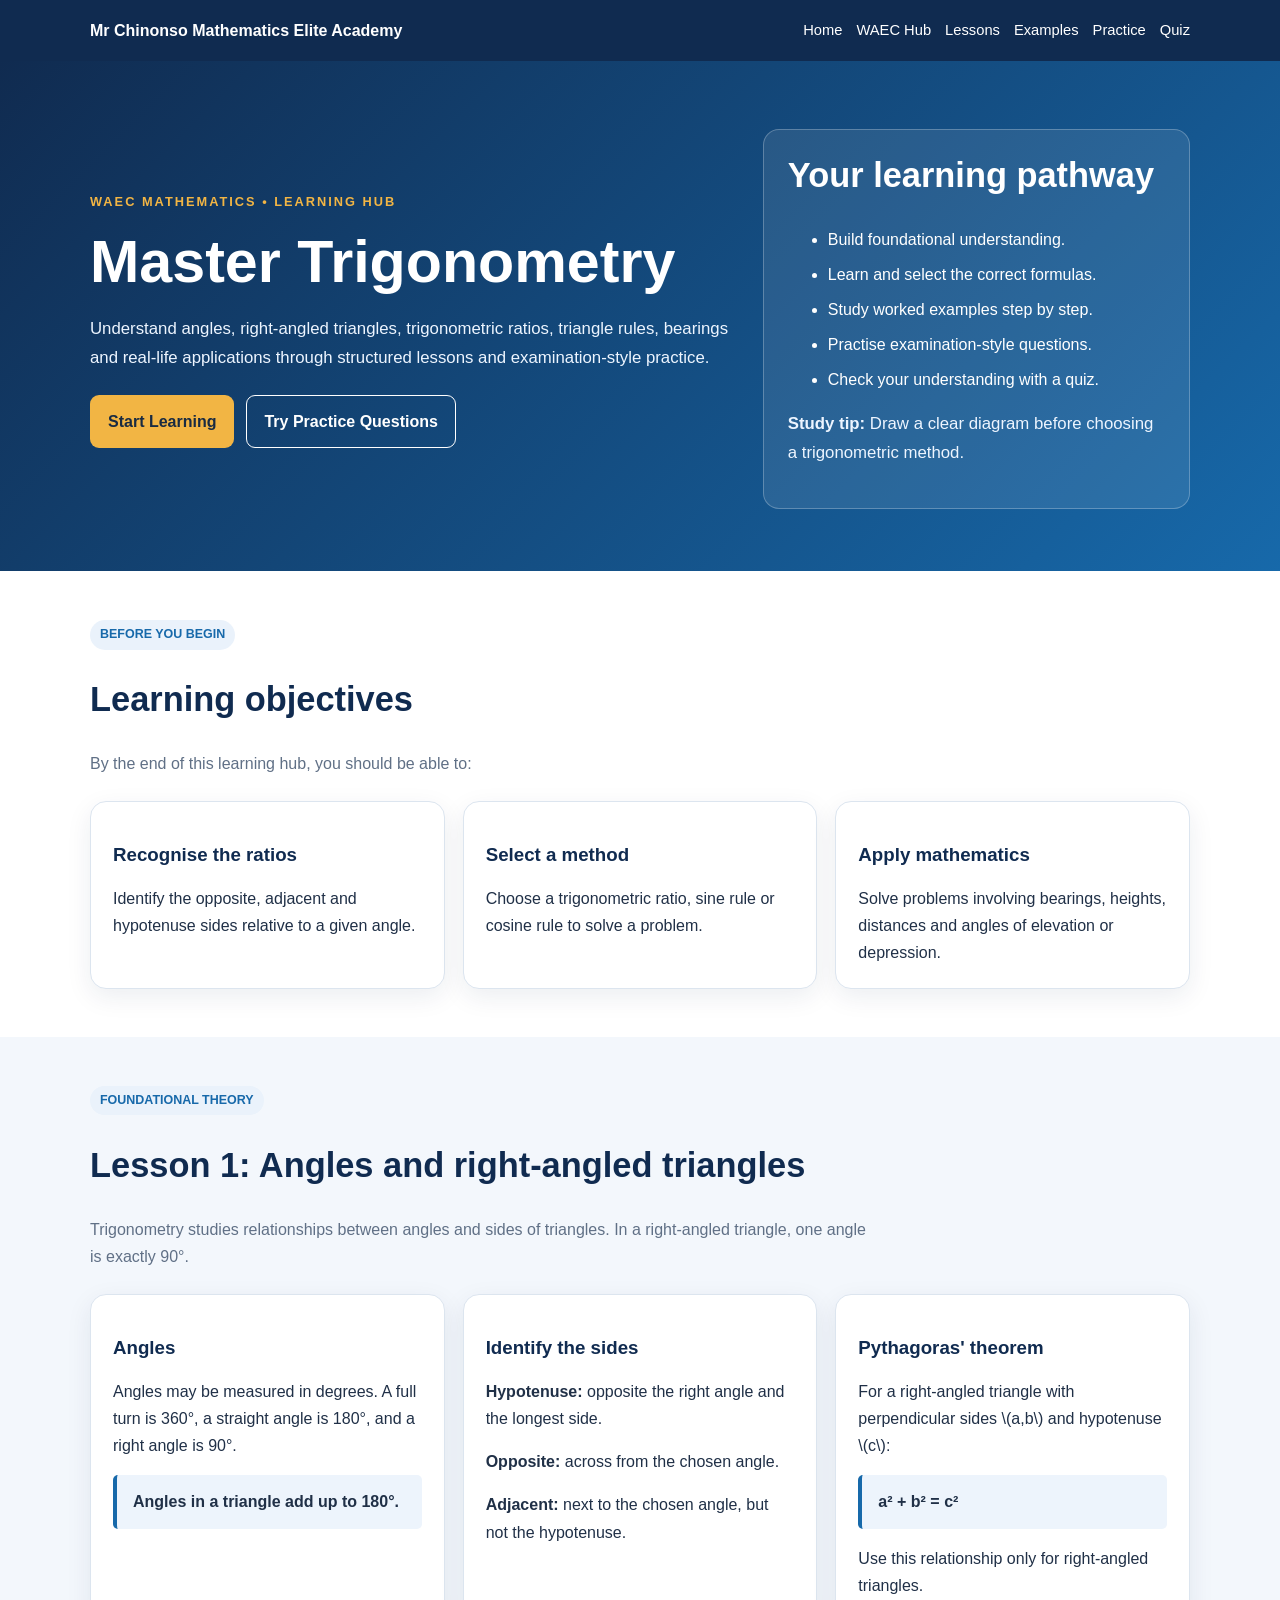
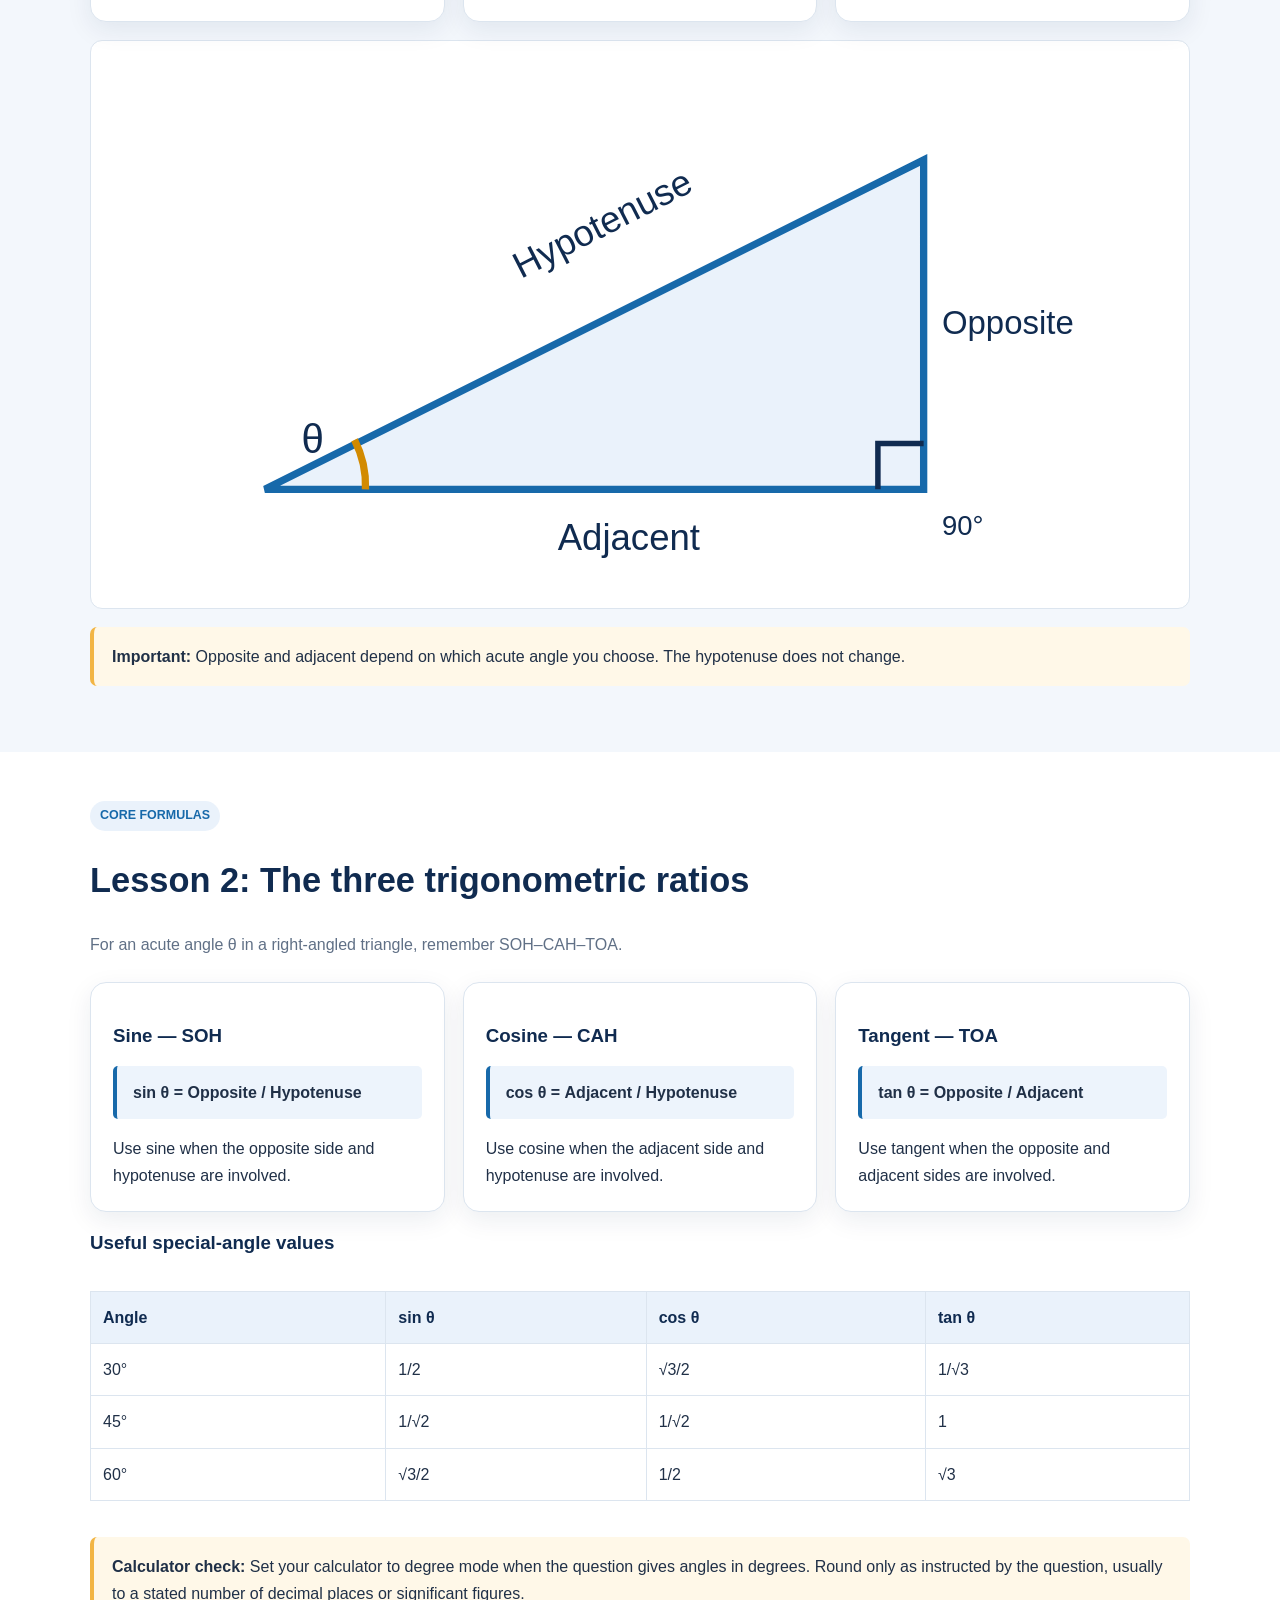
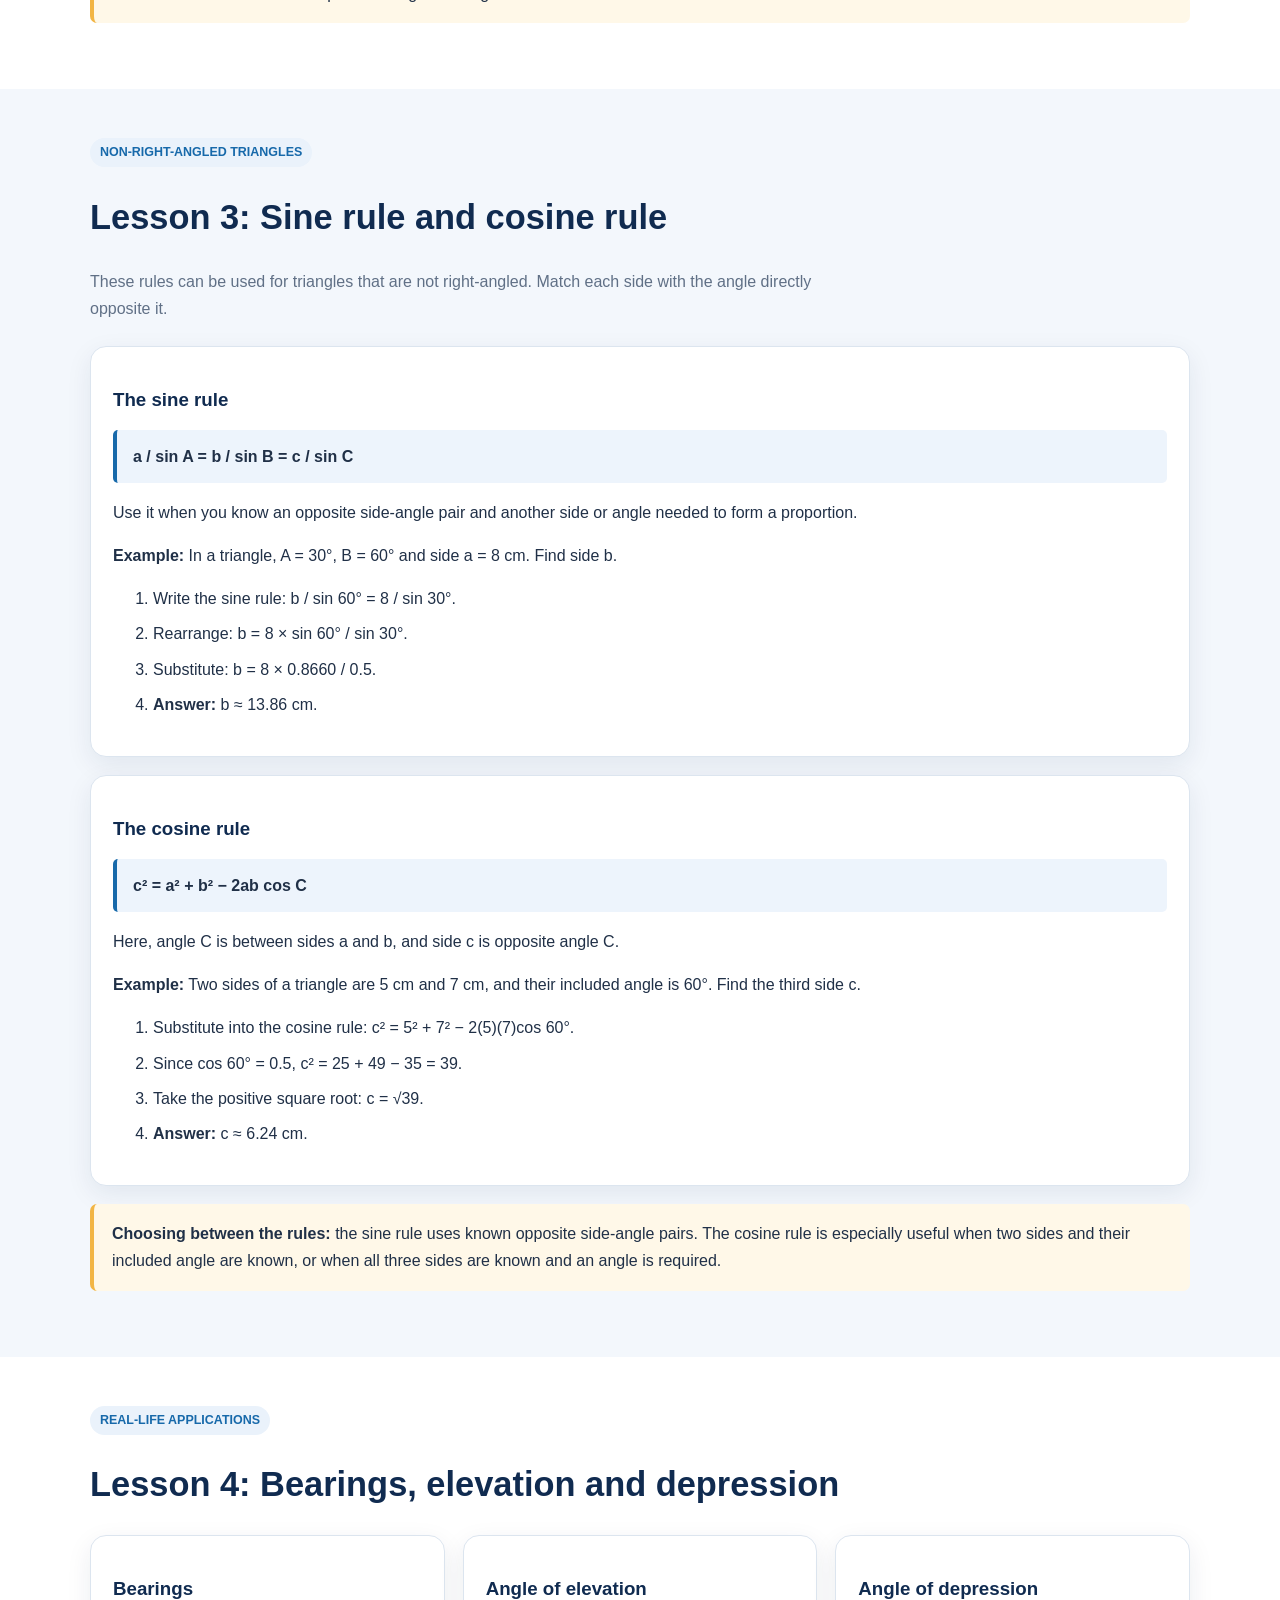
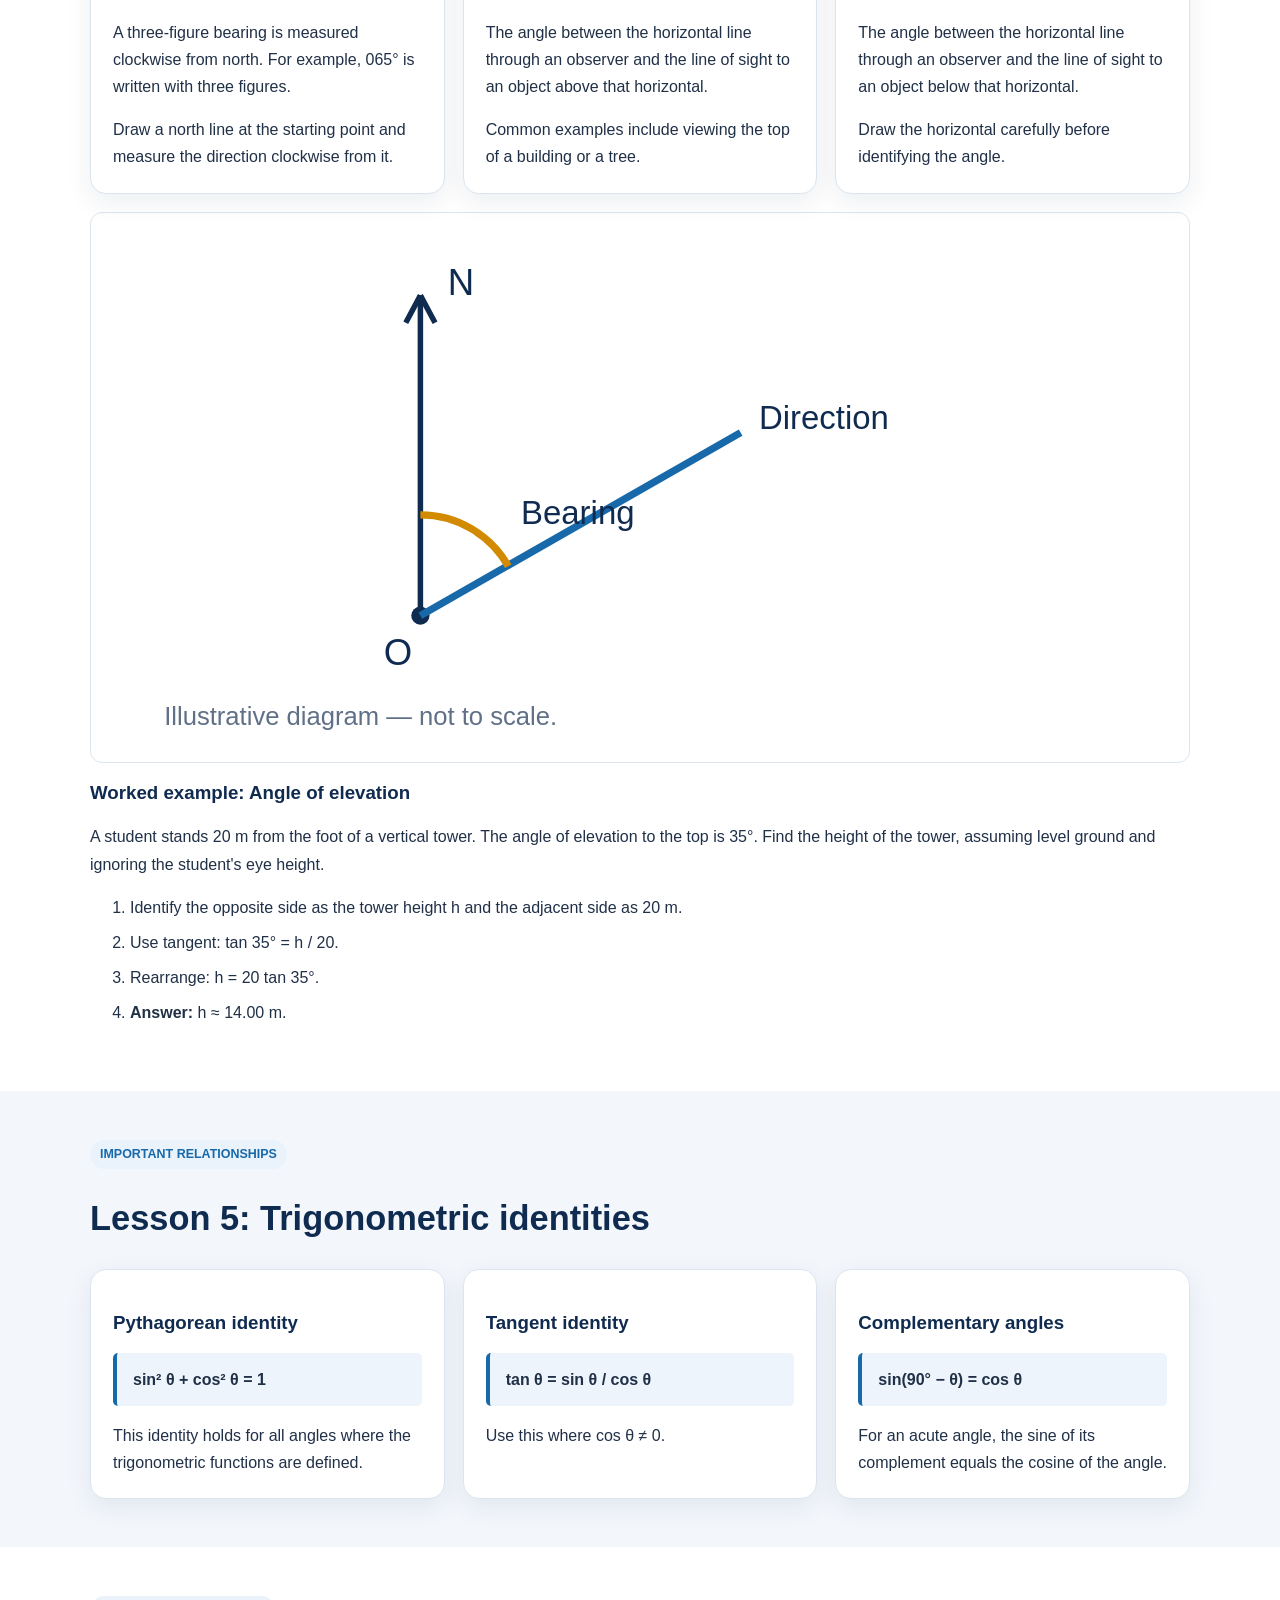
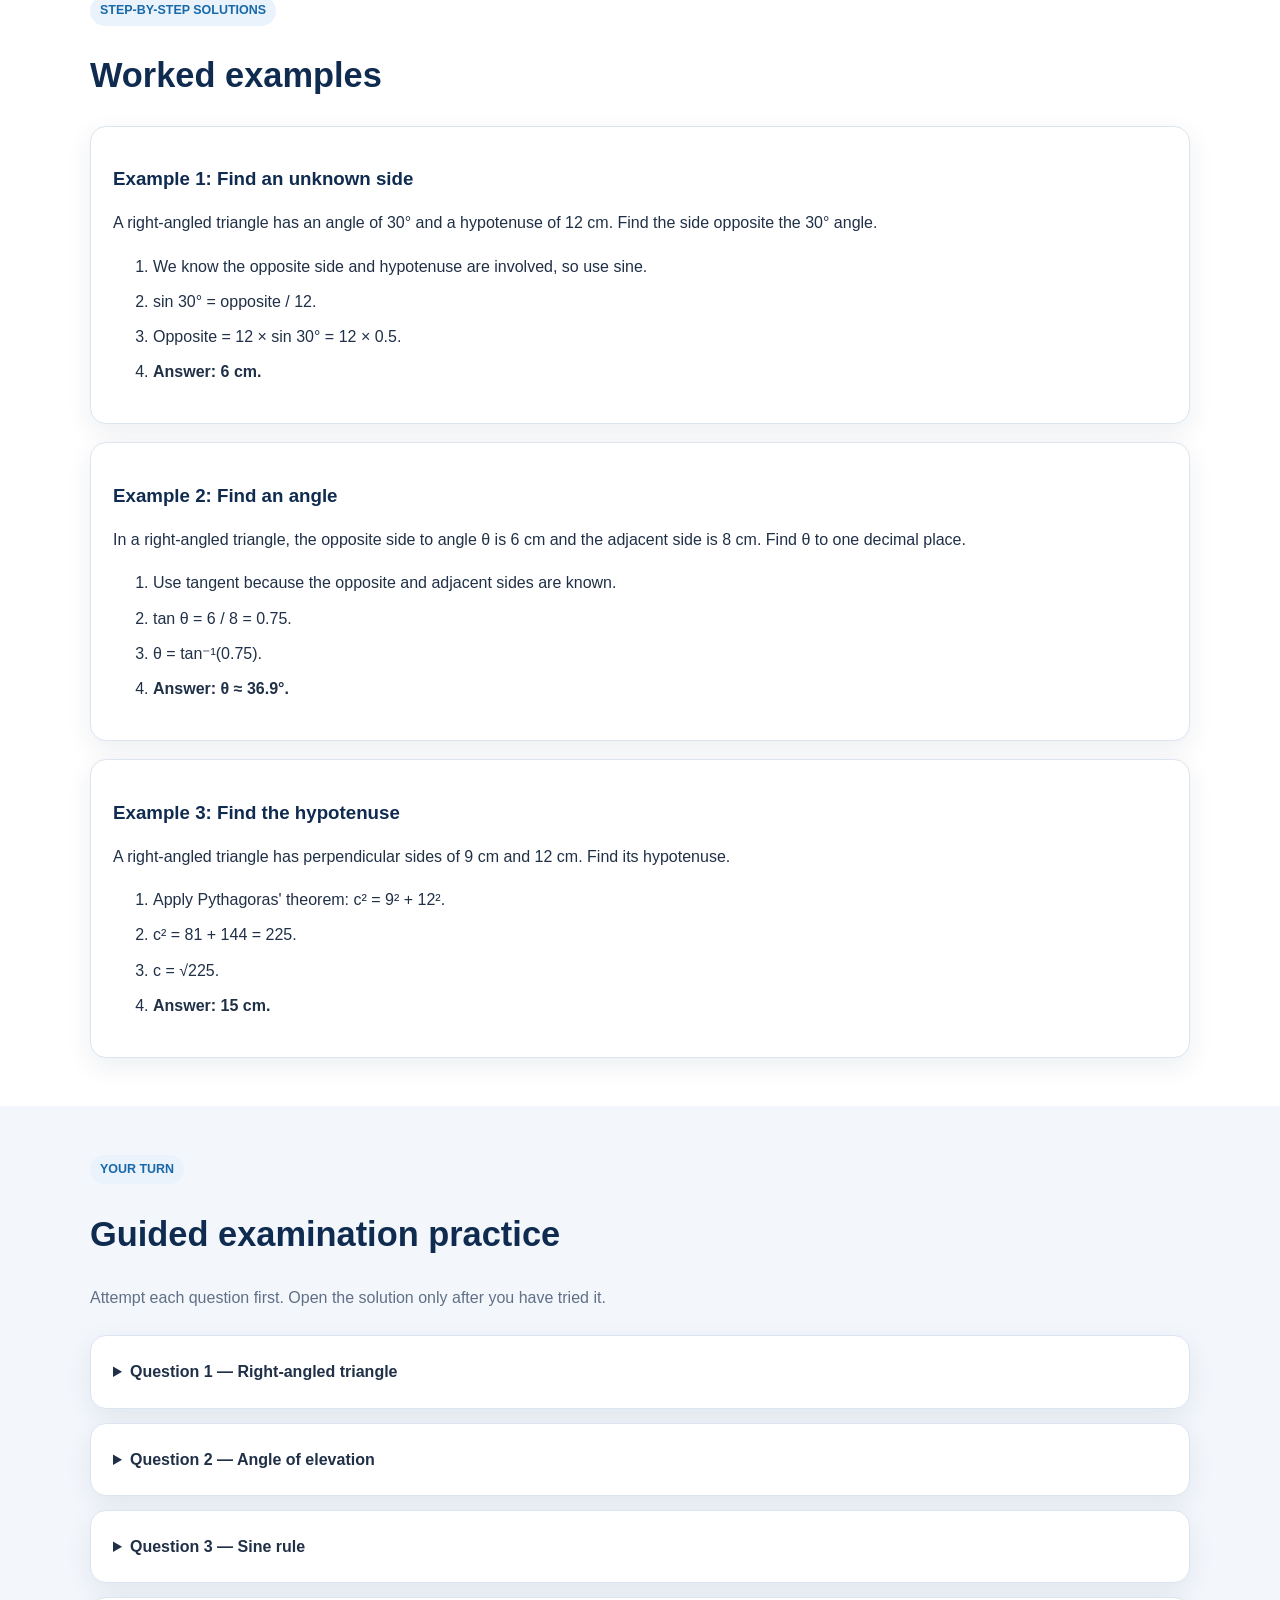
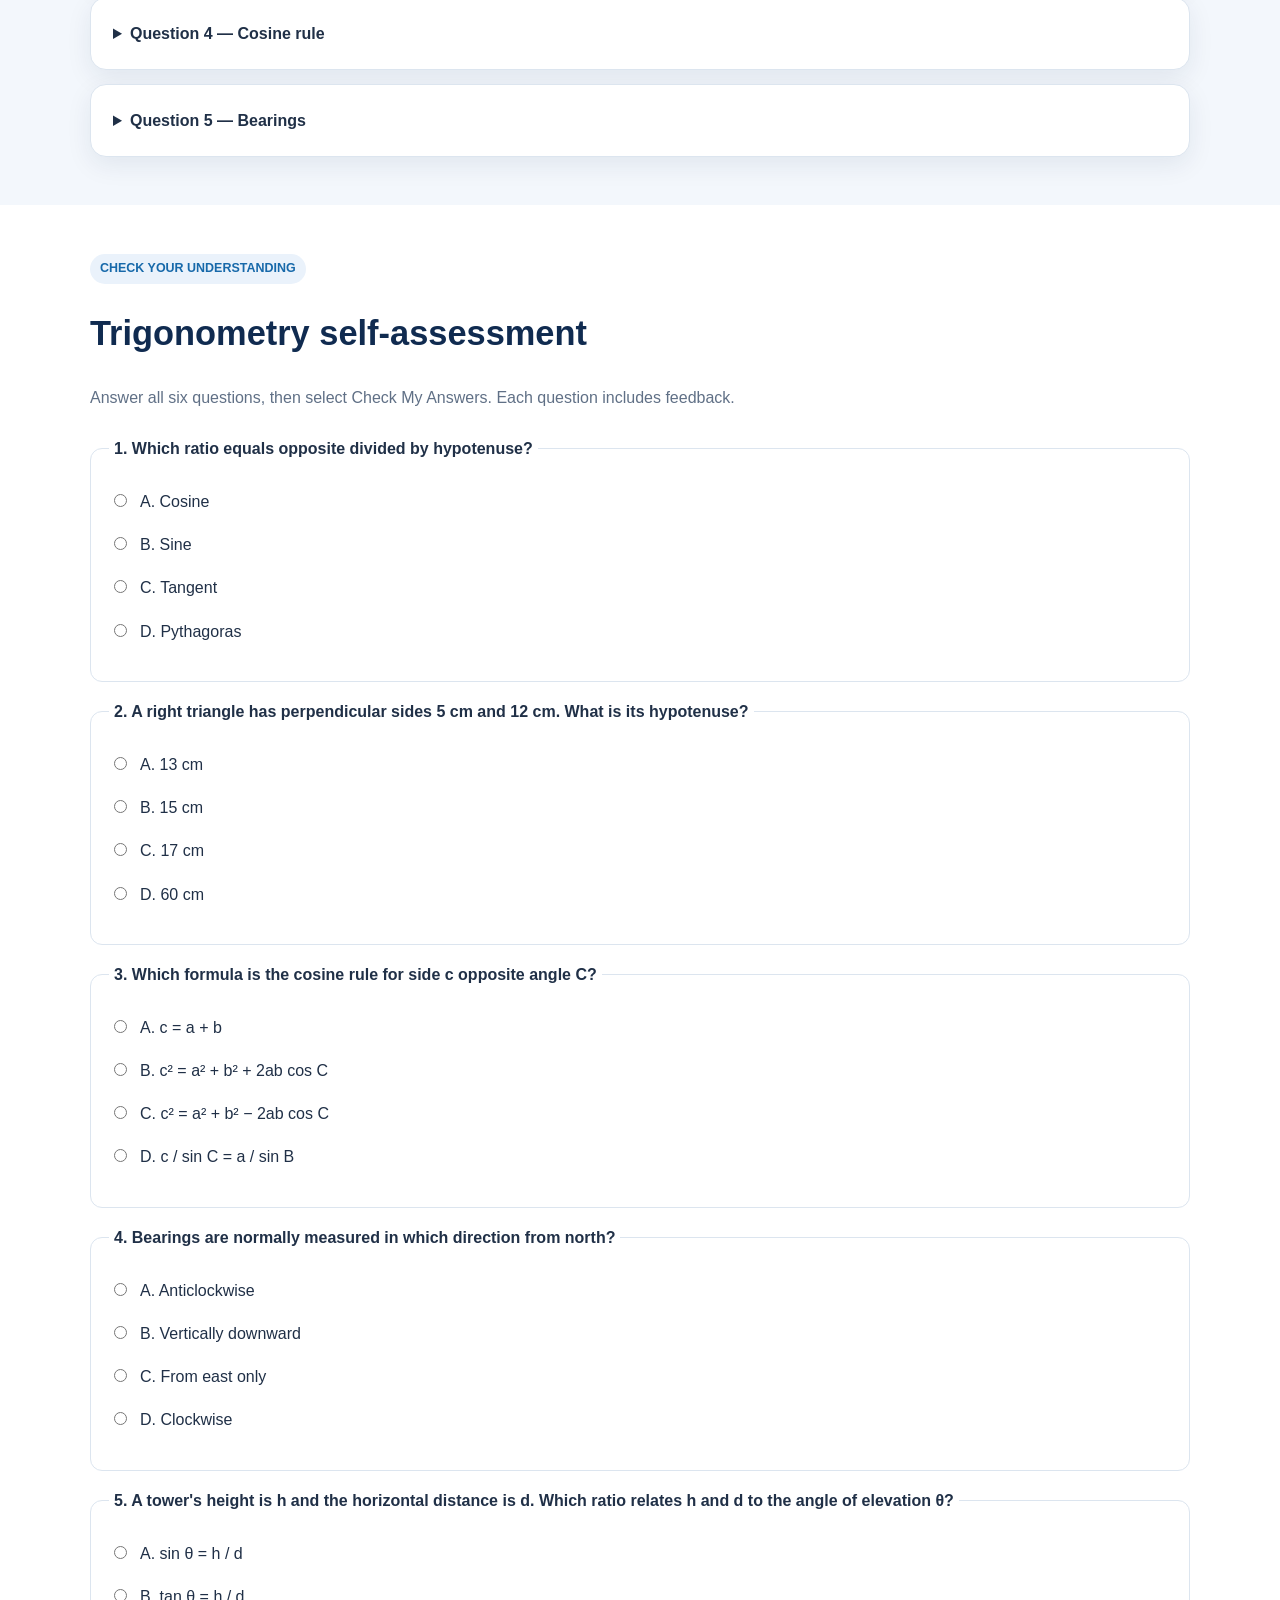
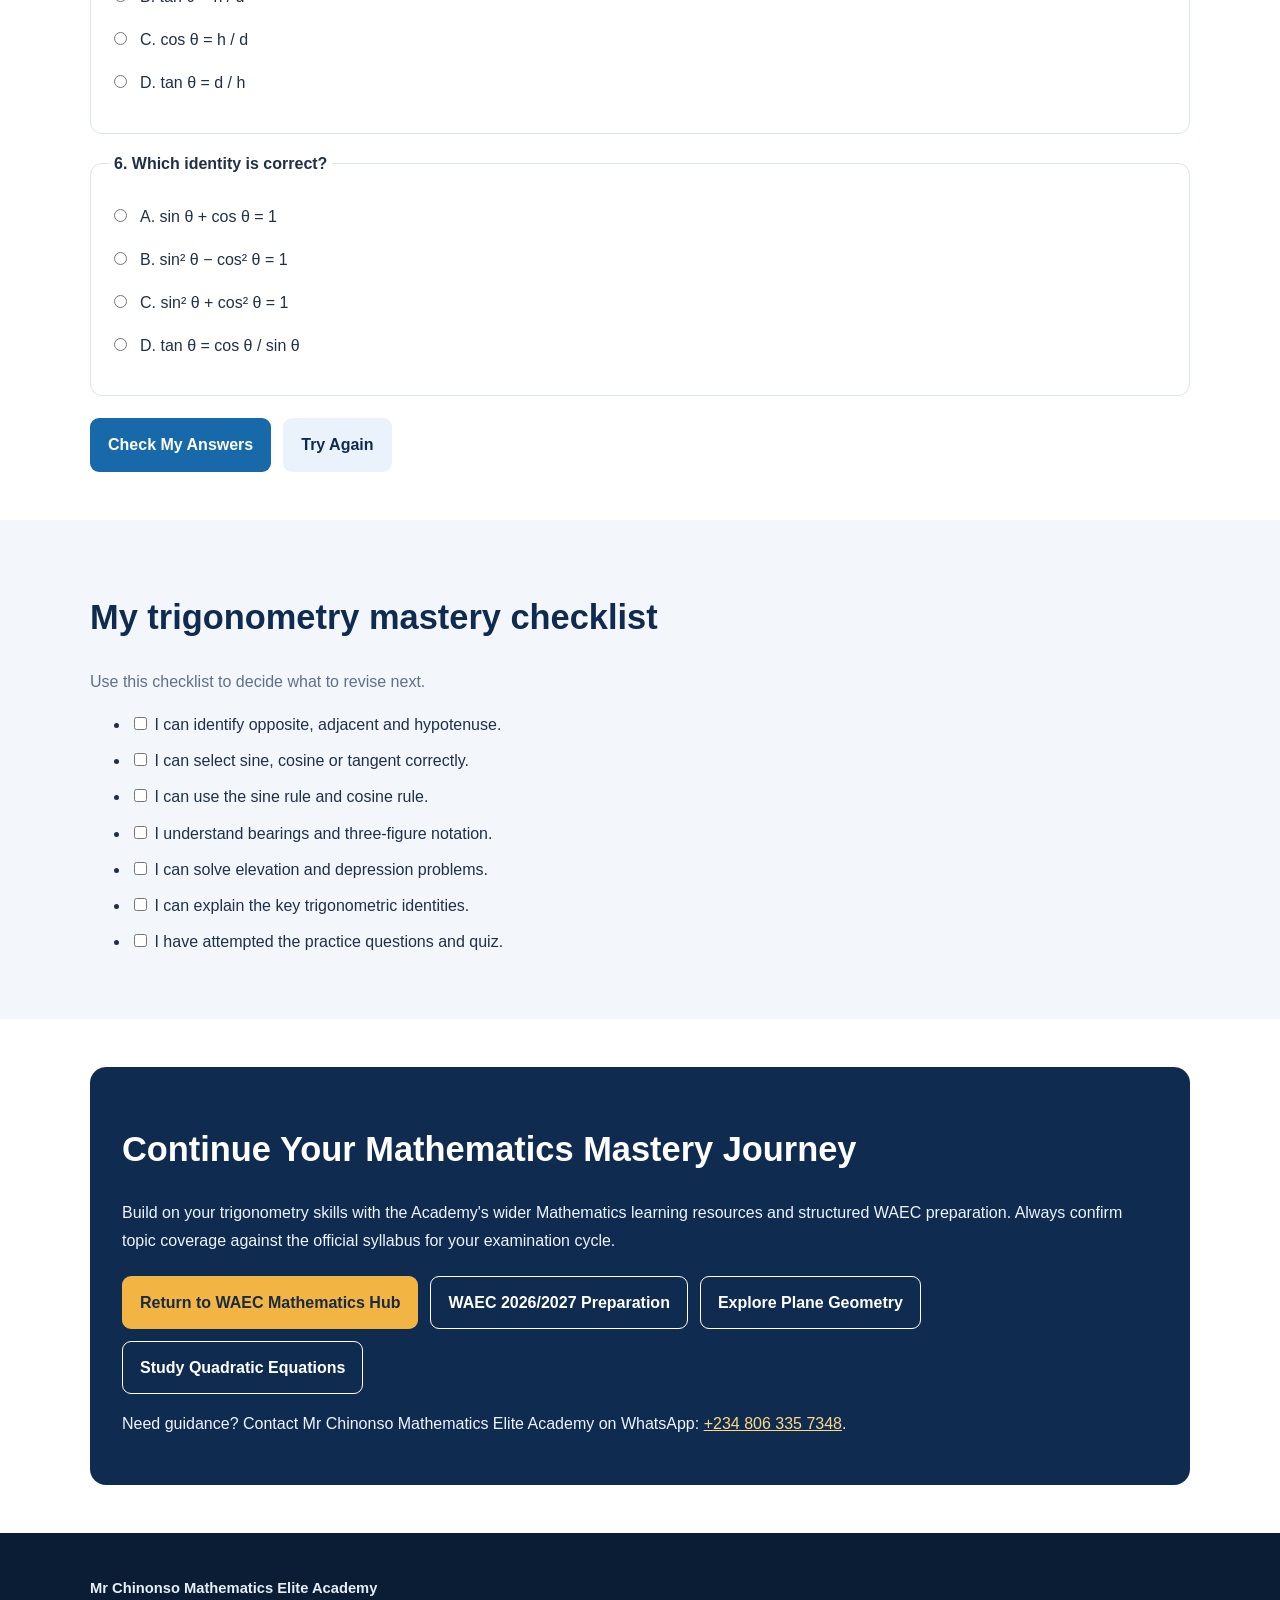
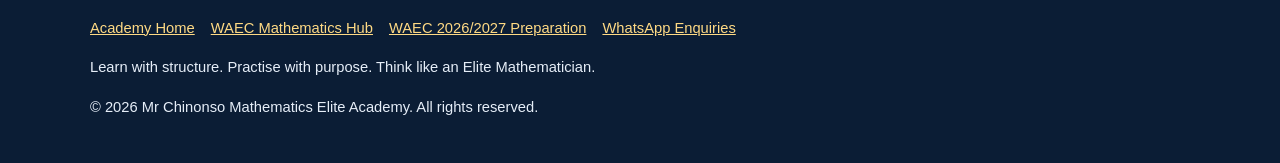
<file: trigonometry.html>
<!DOCTYPE html>
<html lang="en">
<head>
  <meta charset="UTF-8">
  <meta name="viewport" content="width=device-width, initial-scale=1.0">
  <meta name="description" content="Learn WAEC Mathematics Trigonometry with clear explanations, trigonometric ratios, sine rule, cosine rule, bearings, elevation, depression, worked examples and interactive practice.">
  <meta name="keywords" content="WAEC Mathematics, Trigonometry, sine rule, cosine rule, bearings, angles of elevation, angles of depression, trigonometric ratios, Mr Chinonso Mathematics Elite Academy">
  <meta name="author" content="Mr Chinonso Mathematics Elite Academy">
  <meta name="robots" content="index, follow">
  <link rel="canonical" href="https://mrchinonsomathsacademy.com/trigonometry.html">
  <meta name="theme-color" content="#102b50">
  <title>WAEC Mathematics Trigonometry Learning Hub | Mr Chinonso Mathematics Elite Academy</title>

  <style>
    :root {
      --navy: #102b50;
      --blue: #1769aa;
      --gold: #f2b544;
      --ink: #203047;
      --muted: #607086;
      --paper: #ffffff;
      --soft: #f3f7fc;
      --line: #dce5ef;
      --green: #16794b;
      --red: #b42318;
      --radius: 16px;
      --shadow: 0 8px 26px rgba(16, 43, 80, 0.08);
    }

    * { box-sizing: border-box; }

    html {
      scroll-behavior: smooth;
      scroll-padding-top: 24px;
    }

    body {
      margin: 0;
      font-family: Arial, Helvetica, sans-serif;
      color: var(--ink);
      background: var(--paper);
      line-height: 1.7;
    }

    a { color: var(--blue); }
    a:focus-visible, button:focus-visible, summary:focus-visible,
    input:focus-visible {
      outline: 3px solid var(--gold);
      outline-offset: 3px;
    }

    .container {
      width: min(1100px, 92%);
      margin: 0 auto;
    }

    .site-header {
      background: var(--navy);
      color: #fff;
      padding: 17px 0;
    }

    .nav {
      display: flex;
      align-items: center;
      justify-content: space-between;
      flex-wrap: wrap;
      gap: 14px;
    }

    .brand {
      color: #fff;
      text-decoration: none;
      font-weight: 800;
      font-size: 1rem;
    }

    .nav-links {
      display: flex;
      flex-wrap: wrap;
      gap: 14px;
    }

    .nav-links a {
      color: #fff;
      text-decoration: none;
      font-size: .92rem;
    }

    .hero {
      color: #fff;
      padding: 68px 0 62px;
      background: linear-gradient(135deg, #102b50, #1769aa);
    }

    .hero-grid {
      display: grid;
      grid-template-columns: 1.5fr 1fr;
      gap: 32px;
      align-items: center;
    }

    .kicker {
      color: var(--gold);
      font-weight: 800;
      letter-spacing: 2px;
      font-size: .8rem;
      text-transform: uppercase;
    }

    h1, h2, h3 { line-height: 1.25; }
    h1 { font-size: clamp(2.2rem, 5vw, 3.7rem); margin: 12px 0; }
    h2 { color: var(--navy); font-size: clamp(1.55rem, 3vw, 2.15rem); }
    h3 { color: var(--navy); }

    .hero p { color: #edf5ff; font-size: 1.05rem; }
    .hero h1 { color: #fff; }

    .hero-panel {
      padding: 24px;
      border: 1px solid rgba(255,255,255,.25);
      border-radius: var(--radius);
      background: rgba(255,255,255,.09);
    }

    .hero-panel li { margin-bottom: 8px; }

    .actions {
      display: flex;
      flex-wrap: wrap;
      gap: 12px;
      margin-top: 22px;
    }

    .btn {
      display: inline-block;
      border-radius: 9px;
      padding: 12px 17px;
      font-weight: 700;
      text-decoration: none;
      border: 1px solid transparent;
      cursor: pointer;
      font: inherit;
      font-weight: 700;
    }

    .btn.primary { background: var(--gold); color: #192b42; }
    .btn.secondary { border-color: #fff; color: #fff; background: transparent; }
    .btn.blue { background: var(--blue); color: #fff; }
    .btn.light { background: #eaf2fb; color: var(--navy); }

    .section { padding: 48px 0; }
    .section.alt { background: var(--soft); }
    .intro { color: var(--muted); max-width: 780px; }
    .section-heading { margin-bottom: 24px; }

    .grid {
      display: grid;
      grid-template-columns: repeat(3, minmax(0, 1fr));
      gap: 18px;
    }

    .card {
      background: #fff;
      border: 1px solid var(--line);
      border-radius: var(--radius);
      padding: 22px;
      box-shadow: var(--shadow);
      min-width: 0;
    }

    .card p:last-child { margin-bottom: 0; }

    .tag {
      display: inline-block;
      color: var(--blue);
      background: #eaf2fb;
      border-radius: 100px;
      padding: 4px 10px;
      font-size: .78rem;
      font-weight: 800;
    }

    .formula {
      display: block;
      background: #edf4fc;
      border-left: 4px solid var(--blue);
      padding: 13px 16px;
      margin: 14px 0;
      border-radius: 5px;
      font-weight: 800;
      overflow-wrap: anywhere;
    }

    .note {
      padding: 16px 18px;
      background: #fff8e8;
      border-left: 4px solid var(--gold);
      border-radius: 7px;
      margin: 18px 0;
    }

    .steps li { margin-bottom: 8px; }

    .diagram {
      width: 100%;
      height: auto;
      display: block;
      background: #fff;
      border: 1px solid var(--line);
      border-radius: 12px;
      margin: 18px 0;
    }

    .table-wrap { overflow-x: auto; }
    table {
      width: 100%;
      border-collapse: collapse;
      background: #fff;
      margin: 18px 0;
    }

    th, td {
      text-align: left;
      padding: 12px;
      border: 1px solid var(--line);
    }

    th { background: #eaf2fb; color: var(--navy); }

    .question {
      border: 1px solid var(--line);
      border-radius: 12px;
      padding: 18px;
      margin: 16px 0;
      background: #fff;
    }

    .question legend { font-weight: 800; padding: 0 5px; }
    .option {
      display: flex;
      align-items: flex-start;
      gap: 10px;
      padding: 8px 0;
      cursor: pointer;
    }

    .option input { margin-top: 6px; }
    .feedback { margin-top: 10px; font-weight: 700; }
    .correct { color: var(--green); }
    .incorrect { color: var(--red); }

    .score-panel {
      padding: 18px;
      margin-top: 20px;
      background: #eaf2fb;
      border-radius: 12px;
    }

    .checklist li { margin: 9px 0; }
    .cta {
      padding: 32px;
      border-radius: var(--radius);
      background: var(--navy);
      color: #fff;
    }

    .cta h2 { color: #fff; }
    .cta p { color: #edf5ff; }
    .cta a:not(.btn) { color: #ffda84; }

    footer {
      background: #0b1d35;
      color: #e6eef8;
      padding: 28px 0;
      font-size: .92rem;
    }

    footer a { color: #ffda84; }
    .footer-links { display: flex; flex-wrap: wrap; gap: 16px; }

    @media (max-width: 780px) {
      .hero-grid, .grid { grid-template-columns: 1fr; }
      .hero { padding: 46px 0; }
      .section { padding: 36px 0; }
      .card { padding: 18px; }
      .cta { padding: 22px; }
    }

    @media (prefers-reduced-motion: reduce) {
      html { scroll-behavior: auto; }
      *, *::before, *::after {
        animation-duration: .01ms !important;
        transition-duration: .01ms !important;
      }
    }
  </style>
</head>

<body>
  <header class="site-header">
    <div class="container nav">
      <a class="brand" href="index.html">Mr Chinonso Mathematics Elite Academy</a>
      <nav class="nav-links" aria-label="Main navigation">
        <a href="index.html">Home</a>
        <a href="waec-mathematics.html">WAEC Hub</a>
        <a href="#lessons">Lessons</a>
        <a href="#worked-examples">Examples</a>
        <a href="#practice">Practice</a>
        <a href="#self-assessment">Quiz</a>
      </nav>
    </div>
  </header>

  <main>
    <section class="hero">
      <div class="container hero-grid">
        <div>
          <div class="kicker">WAEC MATHEMATICS • LEARNING HUB</div>
          <h1>Master Trigonometry</h1>
          <p>
            Understand angles, right-angled triangles, trigonometric ratios,
            triangle rules, bearings and real-life applications through
            structured lessons and examination-style practice.
          </p>
          <div class="actions">
            <a class="btn primary" href="#lessons">Start Learning</a>
            <a class="btn secondary" href="#practice">Try Practice Questions</a>
          </div>
        </div>
        <aside class="hero-panel" aria-label="What you will learn">
          <h2 style="color:#fff;margin-top:0">Your learning pathway</h2>
          <ul>
            <li>Build foundational understanding.</li>
            <li>Learn and select the correct formulas.</li>
            <li>Study worked examples step by step.</li>
            <li>Practise examination-style questions.</li>
            <li>Check your understanding with a quiz.</li>
          </ul>
          <p><strong>Study tip:</strong> Draw a clear diagram before choosing a trigonometric method.</p>
        </aside>
      </div>
    </section>

    <section class="section">
      <div class="container">
        <div class="section-heading">
          <span class="tag">BEFORE YOU BEGIN</span>
          <h2>Learning objectives</h2>
          <p class="intro">By the end of this learning hub, you should be able to:</p>
        </div>
        <div class="grid">
          <article class="card">
            <h3>Recognise the ratios</h3>
            <p>Identify the opposite, adjacent and hypotenuse sides relative to a given angle.</p>
          </article>
          <article class="card">
            <h3>Select a method</h3>
            <p>Choose a trigonometric ratio, sine rule or cosine rule to solve a problem.</p>
          </article>
          <article class="card">
            <h3>Apply mathematics</h3>
            <p>Solve problems involving bearings, heights, distances and angles of elevation or depression.</p>
          </article>
        </div>
      </div>
    </section>

    <section class="section alt" id="lessons">
      <div class="container">
        <div class="section-heading">
          <span class="tag">FOUNDATIONAL THEORY</span>
          <h2>Lesson 1: Angles and right-angled triangles</h2>
          <p class="intro">
            Trigonometry studies relationships between angles and sides of triangles.
            In a right-angled triangle, one angle is exactly 90°.
          </p>
        </div>

        <div class="grid">
          <article class="card">
            <h3>Angles</h3>
            <p>Angles may be measured in degrees. A full turn is 360°, a straight angle is 180°, and a right angle is 90°.</p>
            <span class="formula">Angles in a triangle add up to 180°.</span>
          </article>
          <article class="card">
            <h3>Identify the sides</h3>
            <p><strong>Hypotenuse:</strong> opposite the right angle and the longest side.</p>
            <p><strong>Opposite:</strong> across from the chosen angle.</p>
            <p><strong>Adjacent:</strong> next to the chosen angle, but not the hypotenuse.</p>
          </article>
          <article class="card">
            <h3>Pythagoras' theorem</h3>
            <p>For a right-angled triangle with perpendicular sides \(a,b\) and hypotenuse \(c\):</p>
            <span class="formula">a² + b² = c²</span>
            <p>Use this relationship only for right-angled triangles.</p>
          </article>
        </div>

        <svg class="diagram" viewBox="0 0 600 310" role="img" aria-labelledby="triangle-title triangle-desc">
          <title id="triangle-title">Right-angled triangle and trigonometric sides</title>
          <desc id="triangle-desc">A right triangle with angle theta at the lower left, opposite side vertical, adjacent side horizontal and hypotenuse sloping upwards.</desc>
          <path d="M95 245 L455 245 L455 65 Z" fill="#eaf2fb" stroke="#1769aa" stroke-width="4"/>
          <path d="M430 245 L430 220 L455 220" fill="none" stroke="#102b50" stroke-width="3"/>
          <path d="M150 245 A55 55 0 0 0 144 218" fill="none" stroke="#d28a00" stroke-width="4"/>
          <text x="115" y="225" font-size="22" fill="#102b50">θ</text>
          <text x="255" y="278" font-size="20" fill="#102b50">Adjacent</text>
          <text x="465" y="160" font-size="18" fill="#102b50">Opposite</text>
          <text x="235" y="130" font-size="20" fill="#102b50" transform="rotate(-27 235 130)">Hypotenuse</text>
          <text x="465" y="270" font-size="15" fill="#102b50">90°</text>
        </svg>

        <div class="note">
          <strong>Important:</strong> Opposite and adjacent depend on which acute angle you choose.
          The hypotenuse does not change.
        </div>
      </div>
    </section>

    <section class="section" id="ratios">
      <div class="container">
        <div class="section-heading">
          <span class="tag">CORE FORMULAS</span>
          <h2>Lesson 2: The three trigonometric ratios</h2>
          <p class="intro">For an acute angle θ in a right-angled triangle, remember SOH–CAH–TOA.</p>
        </div>

        <div class="grid">
          <article class="card">
            <h3>Sine — SOH</h3>
            <span class="formula">sin θ = Opposite / Hypotenuse</span>
            <p>Use sine when the opposite side and hypotenuse are involved.</p>
          </article>
          <article class="card">
            <h3>Cosine — CAH</h3>
            <span class="formula">cos θ = Adjacent / Hypotenuse</span>
            <p>Use cosine when the adjacent side and hypotenuse are involved.</p>
          </article>
          <article class="card">
            <h3>Tangent — TOA</h3>
            <span class="formula">tan θ = Opposite / Adjacent</span>
            <p>Use tangent when the opposite and adjacent sides are involved.</p>
          </article>
        </div>

        <h3>Useful special-angle values</h3>
        <div class="table-wrap">
          <table>
            <thead>
              <tr><th>Angle</th><th>sin θ</th><th>cos θ</th><th>tan θ</th></tr>
            </thead>
            <tbody>
              <tr><td>30°</td><td>1/2</td><td>√3/2</td><td>1/√3</td></tr>
              <tr><td>45°</td><td>1/√2</td><td>1/√2</td><td>1</td></tr>
              <tr><td>60°</td><td>√3/2</td><td>1/2</td><td>√3</td></tr>
            </tbody>
          </table>
        </div>

        <div class="note">
          <strong>Calculator check:</strong> Set your calculator to degree mode when the question gives angles in degrees.
          Round only as instructed by the question, usually to a stated number of decimal places or significant figures.
        </div>
      </div>
    </section>

    <section class="section alt" id="triangle-rules">
      <div class="container">
        <div class="section-heading">
          <span class="tag">NON-RIGHT-ANGLED TRIANGLES</span>
          <h2>Lesson 3: Sine rule and cosine rule</h2>
          <p class="intro">
            These rules can be used for triangles that are not right-angled.
            Match each side with the angle directly opposite it.
          </p>
        </div>

        <article class="card">
          <h3>The sine rule</h3>
          <span class="formula">a / sin A = b / sin B = c / sin C</span>
          <p>Use it when you know an opposite side-angle pair and another side or angle needed to form a proportion.</p>
          <p><strong>Example:</strong> In a triangle, A = 30°, B = 60° and side a = 8 cm. Find side b.</p>
          <ol class="steps">
            <li>Write the sine rule: b / sin 60° = 8 / sin 30°.</li>
            <li>Rearrange: b = 8 × sin 60° / sin 30°.</li>
            <li>Substitute: b = 8 × 0.8660 / 0.5.</li>
            <li><strong>Answer:</strong> b ≈ 13.86 cm.</li>
          </ol>
        </article>

        <article class="card" style="margin-top:18px">
          <h3>The cosine rule</h3>
          <span class="formula">c² = a² + b² − 2ab cos C</span>
          <p>Here, angle C is between sides a and b, and side c is opposite angle C.</p>
          <p><strong>Example:</strong> Two sides of a triangle are 5 cm and 7 cm, and their included angle is 60°. Find the third side c.</p>
          <ol class="steps">
            <li>Substitute into the cosine rule: c² = 5² + 7² − 2(5)(7)cos 60°.</li>
            <li>Since cos 60° = 0.5, c² = 25 + 49 − 35 = 39.</li>
            <li>Take the positive square root: c = √39.</li>
            <li><strong>Answer:</strong> c ≈ 6.24 cm.</li>
          </ol>
        </article>

        <div class="note">
          <strong>Choosing between the rules:</strong> the sine rule uses known opposite side-angle pairs.
          The cosine rule is especially useful when two sides and their included angle are known, or when all three sides are known and an angle is required.
        </div>
      </div>
    </section>

    <section class="section" id="bearings">
      <div class="container">
        <div class="section-heading">
          <span class="tag">REAL-LIFE APPLICATIONS</span>
          <h2>Lesson 4: Bearings, elevation and depression</h2>
        </div>

        <div class="grid">
          <article class="card">
            <h3>Bearings</h3>
            <p>A three-figure bearing is measured clockwise from north. For example, 065° is written with three figures.</p>
            <p>Draw a north line at the starting point and measure the direction clockwise from it.</p>
          </article>
          <article class="card">
            <h3>Angle of elevation</h3>
            <p>The angle between the horizontal line through an observer and the line of sight to an object above that horizontal.</p>
            <p>Common examples include viewing the top of a building or a tree.</p>
          </article>
          <article class="card">
            <h3>Angle of depression</h3>
            <p>The angle between the horizontal line through an observer and the line of sight to an object below that horizontal.</p>
            <p>Draw the horizontal carefully before identifying the angle.</p>
          </article>
        </div>

        <svg class="diagram" viewBox="0 0 600 300" role="img" aria-labelledby="bearing-title bearing-desc">
          <title id="bearing-title">Illustration of a three-figure bearing</title>
          <desc id="bearing-desc">A point O with a north arrow vertically upwards and a direction ray clockwise from north labelled bearing.</desc>
          <circle cx="180" cy="220" r="5" fill="#102b50"/>
          <path d="M180 220 L180 45" stroke="#102b50" stroke-width="3"/>
          <path d="M180 45 L172 60 M180 45 L188 60" stroke="#102b50" stroke-width="3" fill="none"/>
          <path d="M180 220 L355 120" stroke="#1769aa" stroke-width="4"/>
          <path d="M180 165 A55 55 0 0 1 228 193" stroke="#d28a00" stroke-width="4" fill="none"/>
          <text x="195" y="45" font-size="20" fill="#102b50">N</text>
          <text x="160" y="247" font-size="20" fill="#102b50">O</text>
          <text x="235" y="170" font-size="18" fill="#102b50">Bearing</text>
          <text x="365" y="118" font-size="18" fill="#102b50">Direction</text>
          <text x="40" y="280" font-size="14" fill="#607086">Illustrative diagram — not to scale.</text>
        </svg>

        <h3>Worked example: Angle of elevation</h3>
        <p>
          A student stands 20 m from the foot of a vertical tower. The angle of elevation to the top is 35°.
          Find the height of the tower, assuming level ground and ignoring the student's eye height.
        </p>
        <ol class="steps">
          <li>Identify the opposite side as the tower height h and the adjacent side as 20 m.</li>
          <li>Use tangent: tan 35° = h / 20.</li>
          <li>Rearrange: h = 20 tan 35°.</li>
          <li><strong>Answer:</strong> h ≈ 14.00 m.</li>
        </ol>
      </div>
    </section>

    <section class="section alt" id="identities">
      <div class="container">
        <div class="section-heading">
          <span class="tag">IMPORTANT RELATIONSHIPS</span>
          <h2>Lesson 5: Trigonometric identities</h2>
        </div>
        <div class="grid">
          <article class="card">
            <h3>Pythagorean identity</h3>
            <span class="formula">sin² θ + cos² θ = 1</span>
            <p>This identity holds for all angles where the trigonometric functions are defined.</p>
          </article>
          <article class="card">
            <h3>Tangent identity</h3>
            <span class="formula">tan θ = sin θ / cos θ</span>
            <p>Use this where cos θ ≠ 0.</p>
          </article>
          <article class="card">
            <h3>Complementary angles</h3>
            <span class="formula">sin(90° − θ) = cos θ</span>
            <p>For an acute angle, the sine of its complement equals the cosine of the angle.</p>
          </article>
        </div>
      </div>
    </section>

    <section class="section" id="worked-examples">
      <div class="container">
        <div class="section-heading">
          <span class="tag">STEP-BY-STEP SOLUTIONS</span>
          <h2>Worked examples</h2>
        </div>

        <article class="card">
          <h3>Example 1: Find an unknown side</h3>
          <p>A right-angled triangle has an angle of 30° and a hypotenuse of 12 cm. Find the side opposite the 30° angle.</p>
          <ol class="steps">
            <li>We know the opposite side and hypotenuse are involved, so use sine.</li>
            <li>sin 30° = opposite / 12.</li>
            <li>Opposite = 12 × sin 30° = 12 × 0.5.</li>
            <li><strong>Answer: 6 cm.</strong></li>
          </ol>
        </article>

        <article class="card" style="margin-top:18px">
          <h3>Example 2: Find an angle</h3>
          <p>In a right-angled triangle, the opposite side to angle θ is 6 cm and the adjacent side is 8 cm. Find θ to one decimal place.</p>
          <ol class="steps">
            <li>Use tangent because the opposite and adjacent sides are known.</li>
            <li>tan θ = 6 / 8 = 0.75.</li>
            <li>θ = tan⁻¹(0.75).</li>
            <li><strong>Answer: θ ≈ 36.9°.</strong></li>
          </ol>
        </article>

        <article class="card" style="margin-top:18px">
          <h3>Example 3: Find the hypotenuse</h3>
          <p>A right-angled triangle has perpendicular sides of 9 cm and 12 cm. Find its hypotenuse.</p>
          <ol class="steps">
            <li>Apply Pythagoras' theorem: c² = 9² + 12².</li>
            <li>c² = 81 + 144 = 225.</li>
            <li>c = √225.</li>
            <li><strong>Answer: 15 cm.</strong></li>
          </ol>
        </article>
      </div>
    </section>

    <section class="section alt" id="practice">
      <div class="container">
        <div class="section-heading">
          <span class="tag">YOUR TURN</span>
          <h2>Guided examination practice</h2>
          <p class="intro">Attempt each question first. Open the solution only after you have tried it.</p>
        </div>

        <details class="card">
          <summary><strong>Question 1 — Right-angled triangle</strong></summary>
          <p>A right-angled triangle has an angle of 40° and an adjacent side of 10 cm. Find the hypotenuse to 2 decimal places.</p>
          <p><strong>Solution:</strong> cos 40° = 10 / h, so h = 10 / cos 40° ≈ <strong>13.05 cm</strong>.</p>
        </details>

        <details class="card" style="margin-top:14px">
          <summary><strong>Question 2 — Angle of elevation</strong></summary>
          <p>A point on level ground is 15 m from a building. The angle of elevation to its top is 28°. Estimate the building's height.</p>
          <p><strong>Solution:</strong> tan 28° = h / 15, so h = 15 tan 28° ≈ <strong>7.98 m</strong>.</p>
        </details>

        <details class="card" style="margin-top:14px">
          <summary><strong>Question 3 — Sine rule</strong></summary>
          <p>In triangle ABC, A = 30°, B = 45° and side a = 10 cm. Find side b to 2 decimal places.</p>
          <p><strong>Solution:</strong> b / sin 45° = 10 / sin 30°, so b = 10 sin 45° / sin 30° ≈ <strong>14.14 cm</strong>.</p>
        </details>

        <details class="card" style="margin-top:14px">
          <summary><strong>Question 4 — Cosine rule</strong></summary>
          <p>Two sides of a triangle are 6 cm and 8 cm. The included angle is 60°. Find the third side to 2 decimal places.</p>
          <p><strong>Solution:</strong> c² = 6² + 8² − 2(6)(8)cos 60° = 52. Thus c = √52 ≈ <strong>7.21 cm</strong>.</p>
        </details>

        <details class="card" style="margin-top:14px">
          <summary><strong>Question 5 — Bearings</strong></summary>
          <p>A point B is due east of point A. State the three-figure bearing of B from A.</p>
          <p><strong>Solution:</strong> Bearings are measured clockwise from north. Due east is <strong>090°</strong>.</p>
        </details>
      </div>
    </section>

    <section class="section" id="self-assessment">
      <div class="container">
        <div class="section-heading">
          <span class="tag">CHECK YOUR UNDERSTANDING</span>
          <h2>Trigonometry self-assessment</h2>
          <p class="intro">Answer all six questions, then select Check My Answers. Each question includes feedback.</p>
        </div>

        <form id="trigonometry-quiz">
          <fieldset class="question">
            <legend>1. Which ratio equals opposite divided by hypotenuse?</legend>
            <label class="option"><input type="radio" name="q1" value="A" required> A. Cosine</label>
            <label class="option"><input type="radio" name="q1" value="B"> B. Sine</label>
            <label class="option"><input type="radio" name="q1" value="C"> C. Tangent</label>
            <label class="option"><input type="radio" name="q1" value="D"> D. Pythagoras</label>
            <div class="feedback" id="feedback-q1" aria-live="polite"></div>
          </fieldset>

          <fieldset class="question">
            <legend>2. A right triangle has perpendicular sides 5 cm and 12 cm. What is its hypotenuse?</legend>
            <label class="option"><input type="radio" name="q2" value="A" required> A. 13 cm</label>
            <label class="option"><input type="radio" name="q2" value="B"> B. 15 cm</label>
            <label class="option"><input type="radio" name="q2" value="C"> C. 17 cm</label>
            <label class="option"><input type="radio" name="q2" value="D"> D. 60 cm</label>
            <div class="feedback" id="feedback-q2" aria-live="polite"></div>
          </fieldset>

          <fieldset class="question">
            <legend>3. Which formula is the cosine rule for side c opposite angle C?</legend>
            <label class="option"><input type="radio" name="q3" value="A" required> A. c = a + b</label>
            <label class="option"><input type="radio" name="q3" value="B"> B. c² = a² + b² + 2ab cos C</label>
            <label class="option"><input type="radio" name="q3" value="C"> C. c² = a² + b² − 2ab cos C</label>
            <label class="option"><input type="radio" name="q3" value="D"> D. c / sin C = a / sin B</label>
            <div class="feedback" id="feedback-q3" aria-live="polite"></div>
          </fieldset>

          <fieldset class="question">
            <legend>4. Bearings are normally measured in which direction from north?</legend>
            <label class="option"><input type="radio" name="q4" value="A" required> A. Anticlockwise</label>
            <label class="option"><input type="radio" name="q4" value="B"> B. Vertically downward</label>
            <label class="option"><input type="radio" name="q4" value="C"> C. From east only</label>
            <label class="option"><input type="radio" name="q4" value="D"> D. Clockwise</label>
            <div class="feedback" id="feedback-q4" aria-live="polite"></div>
          </fieldset>

          <fieldset class="question">
            <legend>5. A tower's height is h and the horizontal distance is d. Which ratio relates h and d to the angle of elevation θ?</legend>
            <label class="option"><input type="radio" name="q5" value="A" required> A. sin θ = h / d</label>
            <label class="option"><input type="radio" name="q5" value="B"> B. tan θ = h / d</label>
            <label class="option"><input type="radio" name="q5" value="C"> C. cos θ = h / d</label>
            <label class="option"><input type="radio" name="q5" value="D"> D. tan θ = d / h</label>
            <div class="feedback" id="feedback-q5" aria-live="polite"></div>
          </fieldset>

          <fieldset class="question">
            <legend>6. Which identity is correct?</legend>
            <label class="option"><input type="radio" name="q6" value="A" required> A. sin θ + cos θ = 1</label>
            <label class="option"><input type="radio" name="q6" value="B"> B. sin² θ − cos² θ = 1</label>
            <label class="option"><input type="radio" name="q6" value="C"> C. sin² θ + cos² θ = 1</label>
            <label class="option"><input type="radio" name="q6" value="D"> D. tan θ = cos θ / sin θ</label>
            <div class="feedback" id="feedback-q6" aria-live="polite"></div>
          </fieldset>

          <div class="actions">
            <button class="btn blue" type="submit">Check My Answers</button>
            <button class="btn light" type="reset">Try Again</button>
          </div>
          <div class="score-panel" id="quiz-result" aria-live="polite" hidden></div>
        </form>
      </div>
    </section>

    <section class="section alt" id="mastery-checklist">
      <div class="container">
        <h2>My trigonometry mastery checklist</h2>
        <p class="intro">Use this checklist to decide what to revise next.</p>
        <ul class="checklist">
          <li><label><input type="checkbox"> I can identify opposite, adjacent and hypotenuse.</label></li>
          <li><label><input type="checkbox"> I can select sine, cosine or tangent correctly.</label></li>
          <li><label><input type="checkbox"> I can use the sine rule and cosine rule.</label></li>
          <li><label><input type="checkbox"> I understand bearings and three-figure notation.</label></li>
          <li><label><input type="checkbox"> I can solve elevation and depression problems.</label></li>
          <li><label><input type="checkbox"> I can explain the key trigonometric identities.</label></li>
          <li><label><input type="checkbox"> I have attempted the practice questions and quiz.</label></li>
        </ul>
      </div>
    </section>

    <section class="section">
      <div class="container">
        <div class="cta">
          <h2>Continue Your Mathematics Mastery Journey</h2>
          <p>
            Build on your trigonometry skills with the Academy's wider
            Mathematics learning resources and structured WAEC preparation.
            Always confirm topic coverage against the official syllabus for your examination cycle.
          </p>
          <div class="actions">
            <a class="btn primary" href="waec-mathematics.html">Return to WAEC Mathematics Hub</a>
            <a class="btn secondary" href="waec-2026-2027-mathematics.html">WAEC 2026/2027 Preparation</a>
            <a class="btn secondary" href="plane-geometry.html">Explore Plane Geometry</a>
            <a class="btn secondary" href="quadratic-equations.html">Study Quadratic Equations</a>
          </div>
          <p>
            Need guidance? Contact Mr Chinonso Mathematics Elite Academy on
            WhatsApp: <a href="https://wa.me/2348063357348">+234 806 335 7348</a>.
          </p>
        </div>
      </div>
    </section>
  </main>

  <footer>
    <div class="container">
      <p><strong>Mr Chinonso Mathematics Elite Academy</strong></p>
      <div class="footer-links">
        <a href="index.html">Academy Home</a>
        <a href="waec-mathematics.html">WAEC Mathematics Hub</a>
        <a href="waec-2026-2027-mathematics.html">WAEC 2026/2027 Preparation</a>
        <a href="https://wa.me/2348063357348">WhatsApp Enquiries</a>
      </div>
      <p>Learn with structure. Practise with purpose. Think like an Elite Mathematician.</p>
      <p>© <span id="current-year">2026</span> Mr Chinonso Mathematics Elite Academy. All rights reserved.</p>
    </div>
  </footer>

  <script>
    (function () {
      "use strict";

      const quiz = document.getElementById("trigonometry-quiz");
      const result = document.getElementById("quiz-result");
      const currentYear = document.getElementById("current-year");

      currentYear.textContent = new Date().getFullYear();

      const answers = {
        q1: {
          correct: "B",
          explanation: "Sine is opposite divided by hypotenuse (SOH)."
        },
        q2: {
          correct: "A",
          explanation: "By Pythagoras, c² = 5² + 12² = 25 + 144 = 169, so c = 13 cm."
        },
        q3: {
          correct: "C",
          explanation: "The cosine rule is c² = a² + b² − 2ab cos C."
        },
        q4: {
          correct: "D",
          explanation: "A bearing is measured clockwise from north and written using three figures."
        },
        q5: {
          correct: "B",
          explanation: "Tangent equals opposite divided by adjacent, so tan θ = h / d."
        },
        q6: {
          correct: "C",
          explanation: "The Pythagorean trigonometric identity is sin² θ + cos² θ = 1."
        }
      };

      quiz.addEventListener("submit", function (event) {
        event.preventDefault();

        let score = 0;

        Object.keys(answers).forEach(function (key) {
          const selected = quiz.querySelector('input[name="' + key + '"]:checked');
          const feedback = document.getElementById("feedback-" + key);
          const item = answers[key];

          feedback.className = "feedback";

          if (selected && selected.value === item.correct) {
            score += 1;
            feedback.textContent = "Correct. " + item.explanation;
            feedback.classList.add("correct");
          } else {
            feedback.textContent = "Not quite. Correct answer: " +
              item.correct + ". " + item.explanation;
            feedback.classList.add("incorrect");
          }
        });

        result.hidden = false;
        result.textContent = "Your score: " + score + " out of 6 (" +
          Math.round((score / 6) * 100) + "%). " +
          (score === 6
            ? "Excellent work! Review the worked examples and try the practice questions for further mastery."
            : "Review the feedback above, revisit the relevant lessons, and try again.");
        result.scrollIntoView({ behavior: "smooth", block: "nearest" });
      });

      quiz.addEventListener("reset", function () {
        window.setTimeout(function () {
          Object.keys(answers).forEach(function (key) {
            const feedback = document.getElementById("feedback-" + key);
            feedback.textContent = "";
            feedback.className = "feedback";
          });
          result.hidden = true;
          result.textContent = "";
        }, 0);
      });
    }());
  </script>
</body>
</html>
</file>
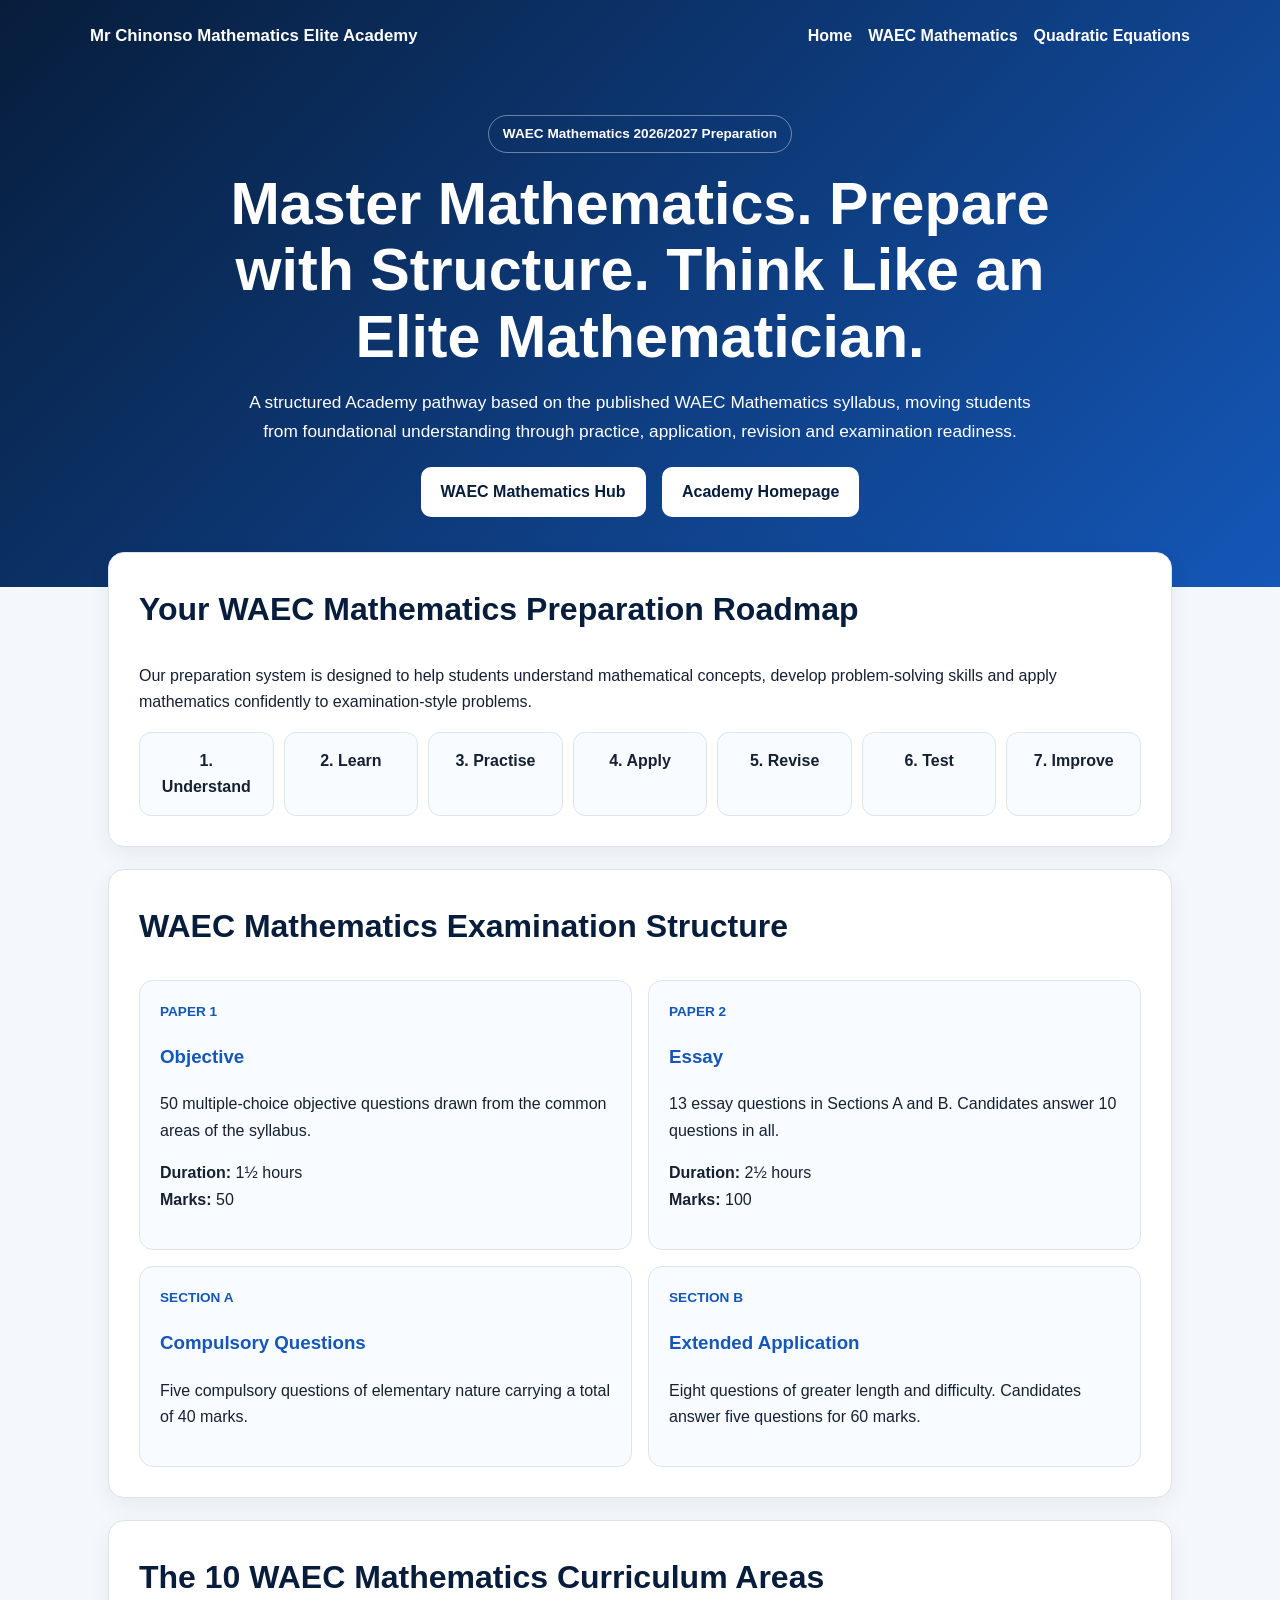
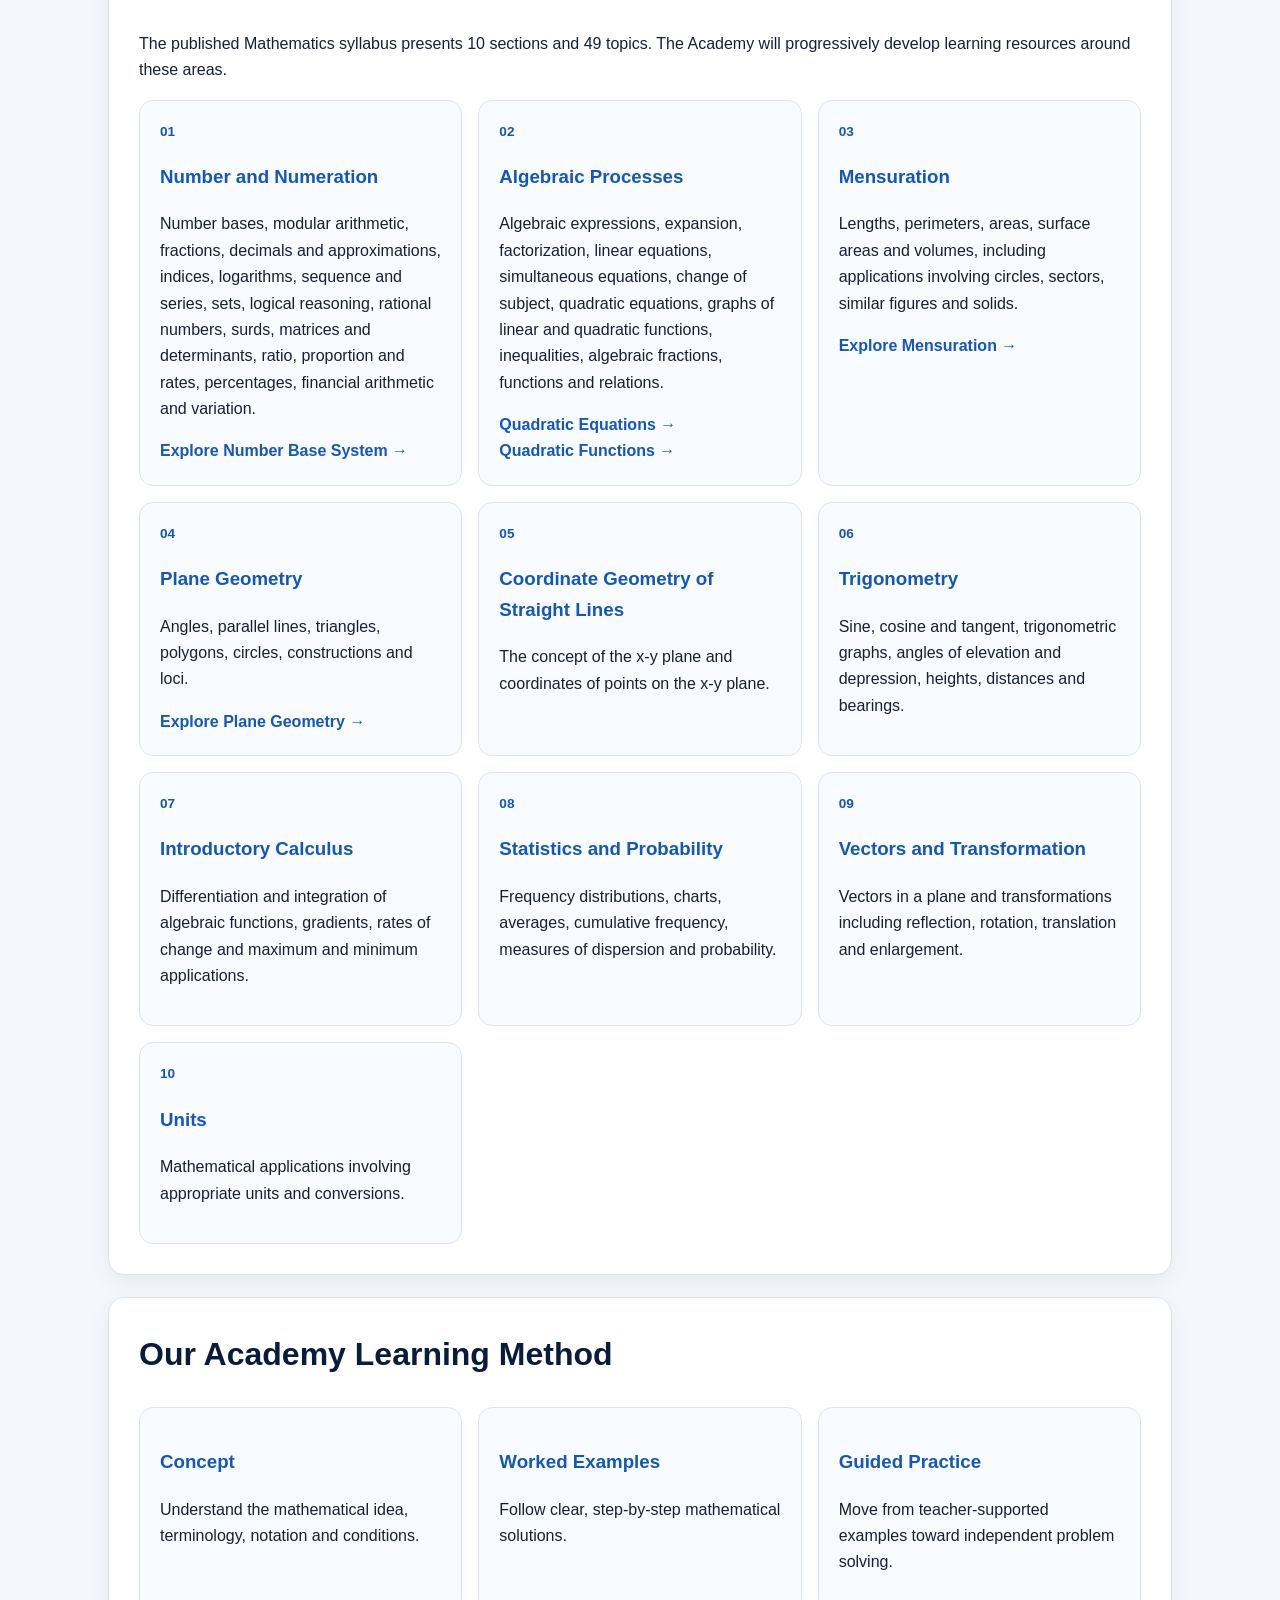
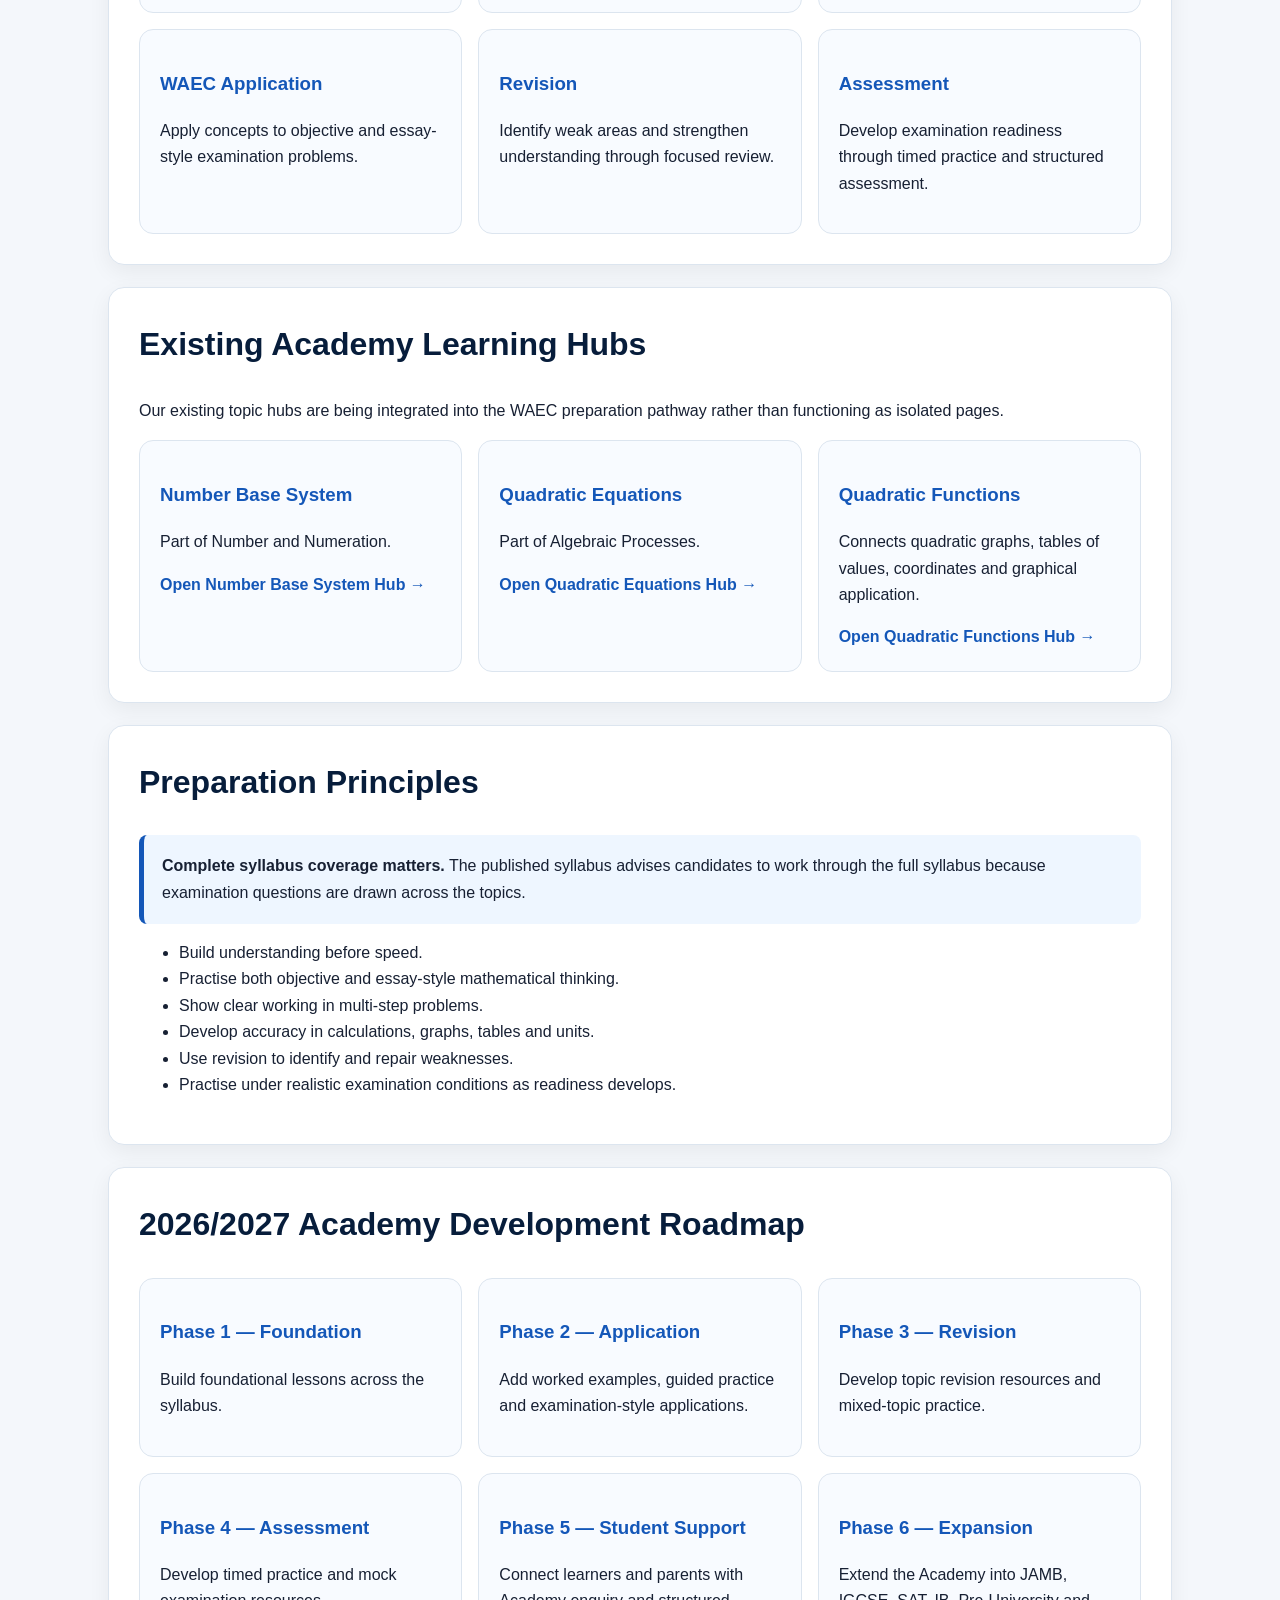
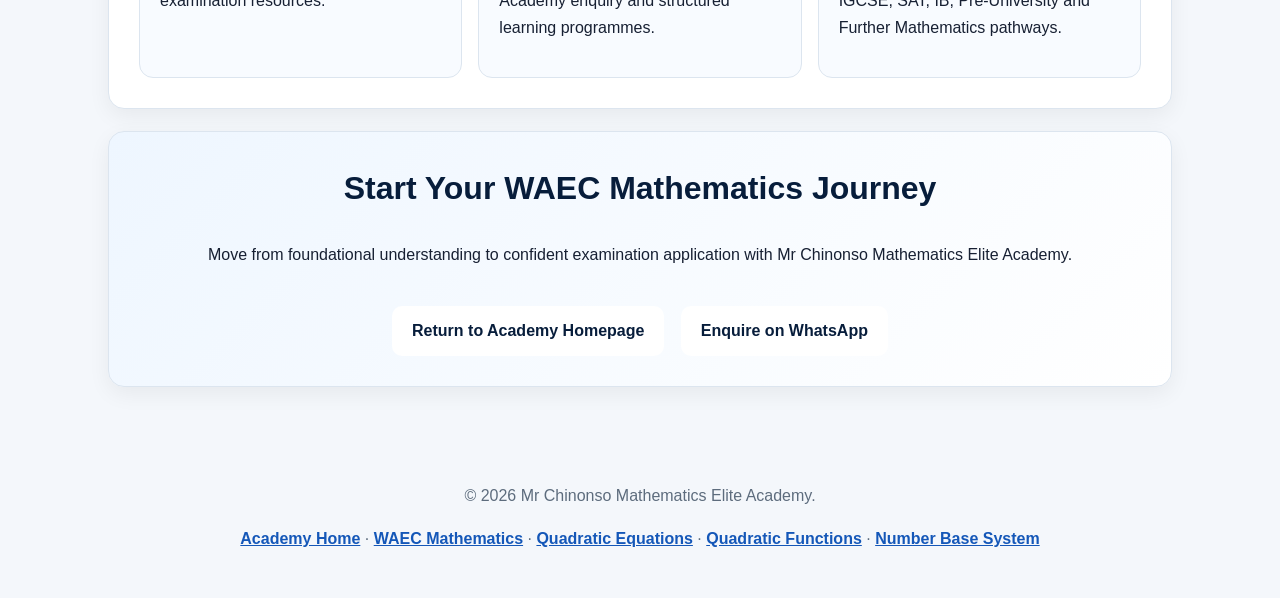
<file: waec-2026-2027-mathematics.html>
<!DOCTYPE html>
<html lang="en">
<head>
<meta charset="UTF-8">
<meta name="viewport" content="width=device-width, initial-scale=1.0">

<title>WAEC Mathematics 2026/2027 Preparation | Mr Chinonso Mathematics Elite Academy</title>

<meta name="description" content="Prepare for WAEC Mathematics 2026/2027 with a structured pathway covering the published WAEC Mathematics syllabus, concepts, worked examples, practice, revision and examination application.">

<meta name="robots" content="index, follow">

<link rel="canonical" href="https://mrchinonsomathsacademy.com/waec-2026-2027-mathematics.html">

<meta property="og:title" content="WAEC Mathematics 2026/2027 Preparation | Mr Chinonso Mathematics Elite Academy">
<meta property="og:description" content="A structured WAEC Mathematics preparation pathway from foundational understanding to examination application.">
<meta property="og:type" content="website">
<meta property="og:url" content="https://mrchinonsomathsacademy.com/waec-2026-2027-mathematics.html">

<style>
* {
  box-sizing: border-box;
}

body {
  margin: 0;
  font-family: Arial, Helvetica, sans-serif;
  line-height: 1.65;
  color: #172033;
  background: #f4f7fb;
}

header {
  background: linear-gradient(135deg, #071d3b, #1457b8);
  color: white;
  padding: 22px 20px 70px;
}

nav {
  max-width: 1100px;
  margin: auto;
  display: flex;
  justify-content: space-between;
  align-items: center;
  gap: 20px;
  flex-wrap: wrap;
}

.brand {
  color: white;
  text-decoration: none;
  font-weight: 800;
  font-size: 1.05rem;
}

.nav-links {
  display: flex;
  gap: 16px;
  flex-wrap: wrap;
}

.nav-links a {
  color: white;
  text-decoration: none;
  font-weight: 600;
}

.hero {
  max-width: 950px;
  margin: 65px auto 0;
  text-align: center;
}

.eyebrow {
  display: inline-block;
  padding: 7px 14px;
  border: 1px solid rgba(255,255,255,.4);
  border-radius: 30px;
  font-size: .85rem;
  font-weight: 700;
}

h1 {
  font-size: clamp(2.1rem, 6vw, 3.7rem);
  line-height: 1.12;
  margin: 18px 0;
}

.hero p {
  max-width: 820px;
  margin: auto;
  font-size: 1.08rem;
}

.btn {
  display: inline-block;
  margin: 22px 6px 0;
  padding: 12px 20px;
  border-radius: 10px;
  background: white;
  color: #071d3b;
  text-decoration: none;
  font-weight: 800;
}

main {
  max-width: 1100px;
  margin: -35px auto 50px;
  padding: 0 18px;
}

section {
  background: white;
  padding: 30px;
  margin-bottom: 22px;
  border-radius: 16px;
  border: 1px solid #dce5ef;
  box-shadow: 0 7px 22px rgba(0,0,0,.06);
}

h2 {
  color: #071d3b;
  margin-top: 0;
  font-size: clamp(1.5rem, 4vw, 2rem);
}

h3 {
  color: #1457b8;
}

.grid {
  display: grid;
  grid-template-columns: repeat(3, 1fr);
  gap: 16px;
}

.card {
  background: #f8fbff;
  border: 1px solid #dce5ef;
  border-radius: 14px;
  padding: 20px;
}

.card a {
  color: #1457b8;
  font-weight: 800;
  text-decoration: none;
}

.number {
  color: #1457b8;
  font-weight: 900;
  font-size: .85rem;
}

.exam-grid {
  display: grid;
  grid-template-columns: repeat(2, 1fr);
  gap: 16px;
}

.pathway {
  display: flex;
  flex-wrap: wrap;
  gap: 10px;
}

.step {
  flex: 1;
  min-width: 130px;
  padding: 15px;
  text-align: center;
  background: #f8fbff;
  border: 1px solid #dce5ef;
  border-radius: 12px;
  font-weight: 800;
}

.note {
  padding: 18px;
  background: #eef6ff;
  border-left: 5px solid #1457b8;
  border-radius: 8px;
}

.cta {
  text-align: center;
  background: linear-gradient(135deg, #eef6ff, white);
}

footer {
  text-align: center;
  padding: 30px 18px;
  color: #5d6c7d;
}

footer a {
  color: #1457b8;
  font-weight: 700;
}

@media (max-width: 800px) {
  .grid,
  .exam-grid {
    grid-template-columns: 1fr 1fr;
  }
}

@media (max-width: 560px) {
  .grid,
  .exam-grid {
    grid-template-columns: 1fr;
  }

  section {
    padding: 22px;
  }

  .step {
    min-width: 100%;
  }
}
</style>

<script type="application/ld+json">
{
  "@context": "https://schema.org",
  "@type": "WebPage",
  "name": "WAEC Mathematics 2026/2027 Preparation",
  "url": "https://mrchinonsomathsacademy.com/waec-2026-2027-mathematics.html",
  "description": "Structured WAEC Mathematics preparation pathway from foundational understanding to examination application.",
  "isPartOf": {
    "@type": "WebSite",
    "name": "Mr Chinonso Mathematics Elite Academy",
    "url": "https://mrchinonsomathsacademy.com/"
  }
}
</script>

</head>

<body>

<header>

<nav>
<a class="brand" href="index.html">
Mr Chinonso Mathematics Elite Academy
</a>

<div class="nav-links">
<a href="index.html">Home</a>
<a href="waec-mathematics.html">WAEC Mathematics</a>
<a href="quadratic-equations.html">Quadratic Equations</a>
</div>
</nav>

<div class="hero">

<span class="eyebrow">
WAEC Mathematics 2026/2027 Preparation
</span>

<h1>
Master Mathematics. Prepare with Structure. Think Like an Elite Mathematician.
</h1>

<p>
A structured Academy pathway based on the published WAEC Mathematics syllabus, moving students from foundational understanding through practice, application, revision and examination readiness.
</p>

<a class="btn" href="waec-mathematics.html">
WAEC Mathematics Hub
</a>

<a class="btn" href="index.html">
Academy Homepage
</a>

</div>

</header>

<main>

<section>

<h2>Your WAEC Mathematics Preparation Roadmap</h2>

<p>
Our preparation system is designed to help students understand mathematical concepts, develop problem-solving skills and apply mathematics confidently to examination-style problems.
</p>

<div class="pathway">

<div class="step">1. Understand</div>
<div class="step">2. Learn</div>
<div class="step">3. Practise</div>
<div class="step">4. Apply</div>
<div class="step">5. Revise</div>
<div class="step">6. Test</div>
<div class="step">7. Improve</div>

</div>

</section>


<section>

<h2>WAEC Mathematics Examination Structure</h2>

<div class="exam-grid">

<div class="card">

<div class="number">PAPER 1</div>

<h3>Objective</h3>

<p>
50 multiple-choice objective questions drawn from the common areas of the syllabus.
</p>

<p>
<strong>Duration:</strong> 1½ hours<br>
<strong>Marks:</strong> 50
</p>

</div>


<div class="card">

<div class="number">PAPER 2</div>

<h3>Essay</h3>

<p>
13 essay questions in Sections A and B.
Candidates answer 10 questions in all.
</p>

<p>
<strong>Duration:</strong> 2½ hours<br>
<strong>Marks:</strong> 100
</p>

</div>


<div class="card">

<div class="number">SECTION A</div>

<h3>Compulsory Questions</h3>

<p>
Five compulsory questions of elementary nature carrying a total of 40 marks.
</p>

</div>


<div class="card">

<div class="number">SECTION B</div>

<h3>Extended Application</h3>

<p>
Eight questions of greater length and difficulty. Candidates answer five questions for 60 marks.
</p>

</div>

</div>

</section>


<section>

<h2>The 10 WAEC Mathematics Curriculum Areas</h2>

<p>
The published Mathematics syllabus presents 10 sections and 49 topics. The Academy will progressively develop learning resources around these areas.
</p>

<div class="grid">

<div class="card">
<div class="number">01</div>
<h3>Number and Numeration</h3>
<p>
Number bases, modular arithmetic, fractions, decimals and approximations, indices, logarithms, sequence and series, sets, logical reasoning, rational numbers, surds, matrices and determinants, ratio, proportion and rates, percentages, financial arithmetic and variation.
</p>
<a href="number-base-system.html">Explore Number Base System →</a>
</div>


<div class="card">
<div class="number">02</div>
<h3>Algebraic Processes</h3>
<p>
Algebraic expressions, expansion, factorization, linear equations, simultaneous equations, change of subject, quadratic equations, graphs of linear and quadratic functions, inequalities, algebraic fractions, functions and relations.
</p>

<a href="quadratic-equations.html">Quadratic Equations →</a><br>
<a href="quadratic-functions.html">Quadratic Functions →</a>
</div>


<div class="card">
<div class="number">03</div>
<h3>Mensuration</h3>
<p>
Lengths, perimeters, areas, surface areas and volumes, including applications involving circles, sectors, similar figures and solids.
</p>

<a href="mensuration.html">Explore Mensuration →</a>
</div>


<div class="card">
<div class="number">04</div>
<h3>Plane Geometry</h3>
<p>
Angles, parallel lines, triangles, polygons, circles, constructions and loci.
</p>

<a href="plane-geometry.html">Explore Plane Geometry →</a>
</div>


<div class="card">
<div class="number">05</div>
<h3>Coordinate Geometry of Straight Lines</h3>
<p>
The concept of the x-y plane and coordinates of points on the x-y plane.
</p>
</div>


<div class="card">
<div class="number">06</div>
<h3>Trigonometry</h3>
<p>
Sine, cosine and tangent, trigonometric graphs, angles of elevation and depression, heights, distances and bearings.
</p>
</div>


<div class="card">
<div class="number">07</div>
<h3>Introductory Calculus</h3>
<p>
Differentiation and integration of algebraic functions, gradients, rates of change and maximum and minimum applications.
</p>
</div>


<div class="card">
<div class="number">08</div>
<h3>Statistics and Probability</h3>
<p>
Frequency distributions, charts, averages, cumulative frequency, measures of dispersion and probability.
</p>
</div>


<div class="card">
<div class="number">09</div>
<h3>Vectors and Transformation</h3>
<p>
Vectors in a plane and transformations including reflection, rotation, translation and enlargement.
</p>
</div>


<div class="card">
<div class="number">10</div>
<h3>Units</h3>
<p>
Mathematical applications involving appropriate units and conversions.
</p>
</div>

</div>

</section>


<section>

<h2>Our Academy Learning Method</h2>

<div class="grid">

<div class="card">
<h3>Concept</h3>
<p>
Understand the mathematical idea, terminology, notation and conditions.
</p>
</div>

<div class="card">
<h3>Worked Examples</h3>
<p>
Follow clear, step-by-step mathematical solutions.
</p>
</div>

<div class="card">
<h3>Guided Practice</h3>
<p>
Move from teacher-supported examples toward independent problem solving.
</p>
</div>

<div class="card">
<h3>WAEC Application</h3>
<p>
Apply concepts to objective and essay-style examination problems.
</p>
</div>

<div class="card">
<h3>Revision</h3>
<p>
Identify weak areas and strengthen understanding through focused review.
</p>
</div>

<div class="card">
<h3>Assessment</h3>
<p>
Develop examination readiness through timed practice and structured assessment.
</p>
</div>

</div>

</section>


<section>

<h2>Existing Academy Learning Hubs</h2>

<p>
Our existing topic hubs are being integrated into the WAEC preparation pathway rather than functioning as isolated pages.
</p>

<div class="grid">

<div class="card">

<h3>Number Base System</h3>

<p>
Part of Number and Numeration.
</p>

<a href="number-base-system.html">
Open Number Base System Hub →
</a>

</div>


<div class="card">

<h3>Quadratic Equations</h3>

<p>
Part of Algebraic Processes.
</p>

<a href="quadratic-equations.html">
Open Quadratic Equations Hub →
</a>

</div>


<div class="card">

<h3>Quadratic Functions</h3>

<p>
Connects quadratic graphs, tables of values, coordinates and graphical application.
</p>

<a href="quadratic-functions.html">
Open Quadratic Functions Hub →
</a>

</div>

</div>

</section>


<section>

<h2>Preparation Principles</h2>

<div class="note">

<strong>Complete syllabus coverage matters.</strong>

The published syllabus advises candidates to work through the full syllabus because examination questions are drawn across the topics.

</div>

<ul>

<li>Build understanding before speed.</li>

<li>Practise both objective and essay-style mathematical thinking.</li>

<li>Show clear working in multi-step problems.</li>

<li>Develop accuracy in calculations, graphs, tables and units.</li>

<li>Use revision to identify and repair weaknesses.</li>

<li>Practise under realistic examination conditions as readiness develops.</li>

</ul>

</section>


<section>

<h2>2026/2027 Academy Development Roadmap</h2>

<div class="grid">

<div class="card">
<h3>Phase 1 — Foundation</h3>
<p>
Build foundational lessons across the syllabus.
</p>
</div>

<div class="card">
<h3>Phase 2 — Application</h3>
<p>
Add worked examples, guided practice and examination-style applications.
</p>
</div>

<div class="card">
<h3>Phase 3 — Revision</h3>
<p>
Develop topic revision resources and mixed-topic practice.
</p>
</div>

<div class="card">
<h3>Phase 4 — Assessment</h3>
<p>
Develop timed practice and mock examination resources.
</p>
</div>

<div class="card">
<h3>Phase 5 — Student Support</h3>
<p>
Connect learners and parents with Academy enquiry and structured learning programmes.
</p>
</div>

<div class="card">
<h3>Phase 6 — Expansion</h3>
<p>
Extend the Academy into JAMB, IGCSE, SAT, IB, Pre-University and Further Mathematics pathways.
</p>
</div>

</div>

</section>


<section class="cta">

<h2>Start Your WAEC Mathematics Journey</h2>

<p>
Move from foundational understanding to confident examination application with Mr Chinonso Mathematics Elite Academy.
</p>

<a class="btn" href="index.html">
Return to Academy Homepage
</a>

<a class="btn" href="https://wa.me/2348063357348">
Enquire on WhatsApp
</a>

</section>

</main>


<footer>

<p>
© 2026 Mr Chinonso Mathematics Elite Academy.
</p>

<p>
<a href="index.html">Academy Home</a> ·
<a href="waec-mathematics.html">WAEC Mathematics</a> ·
<a href="quadratic-equations.html">Quadratic Equations</a> ·
<a href="quadratic-functions.html">Quadratic Functions</a> ·
<a href="number-base-system.html">Number Base System</a>
</p>

</footer>

</body>
</html>
</file>
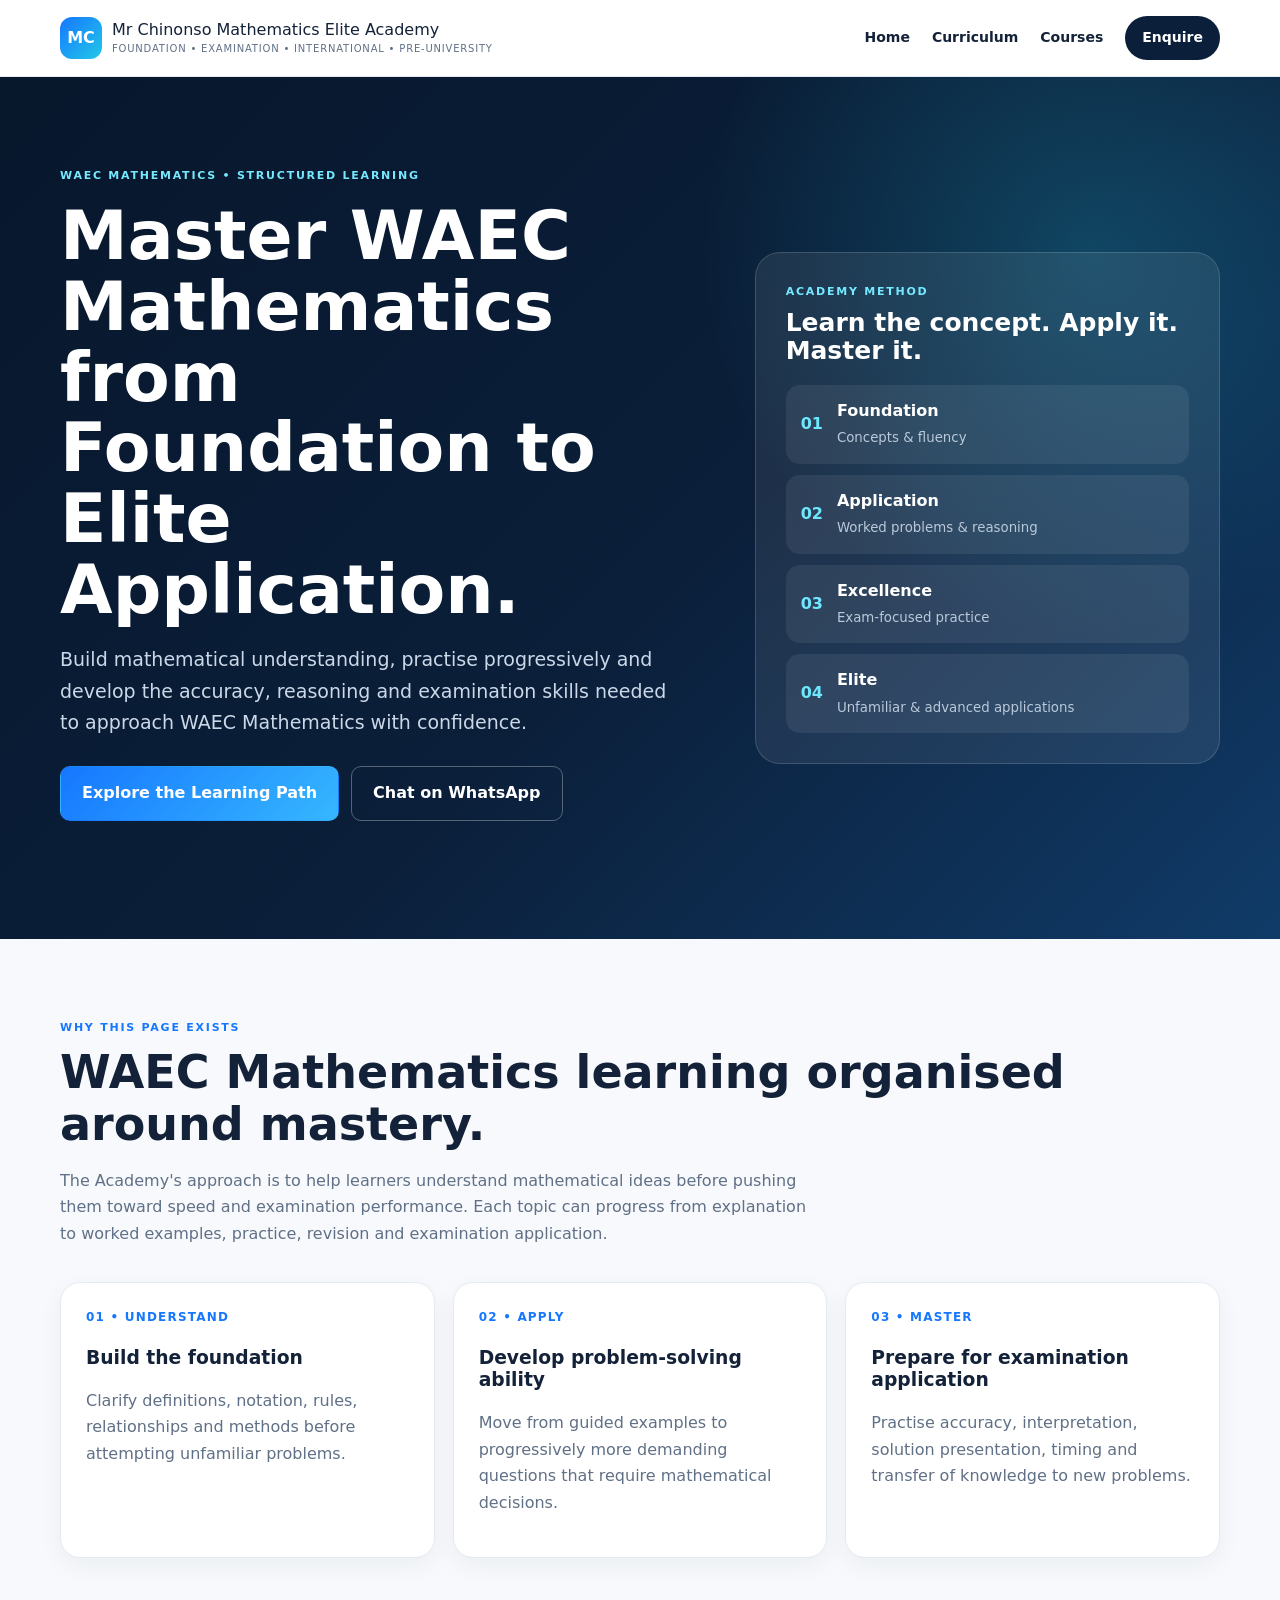
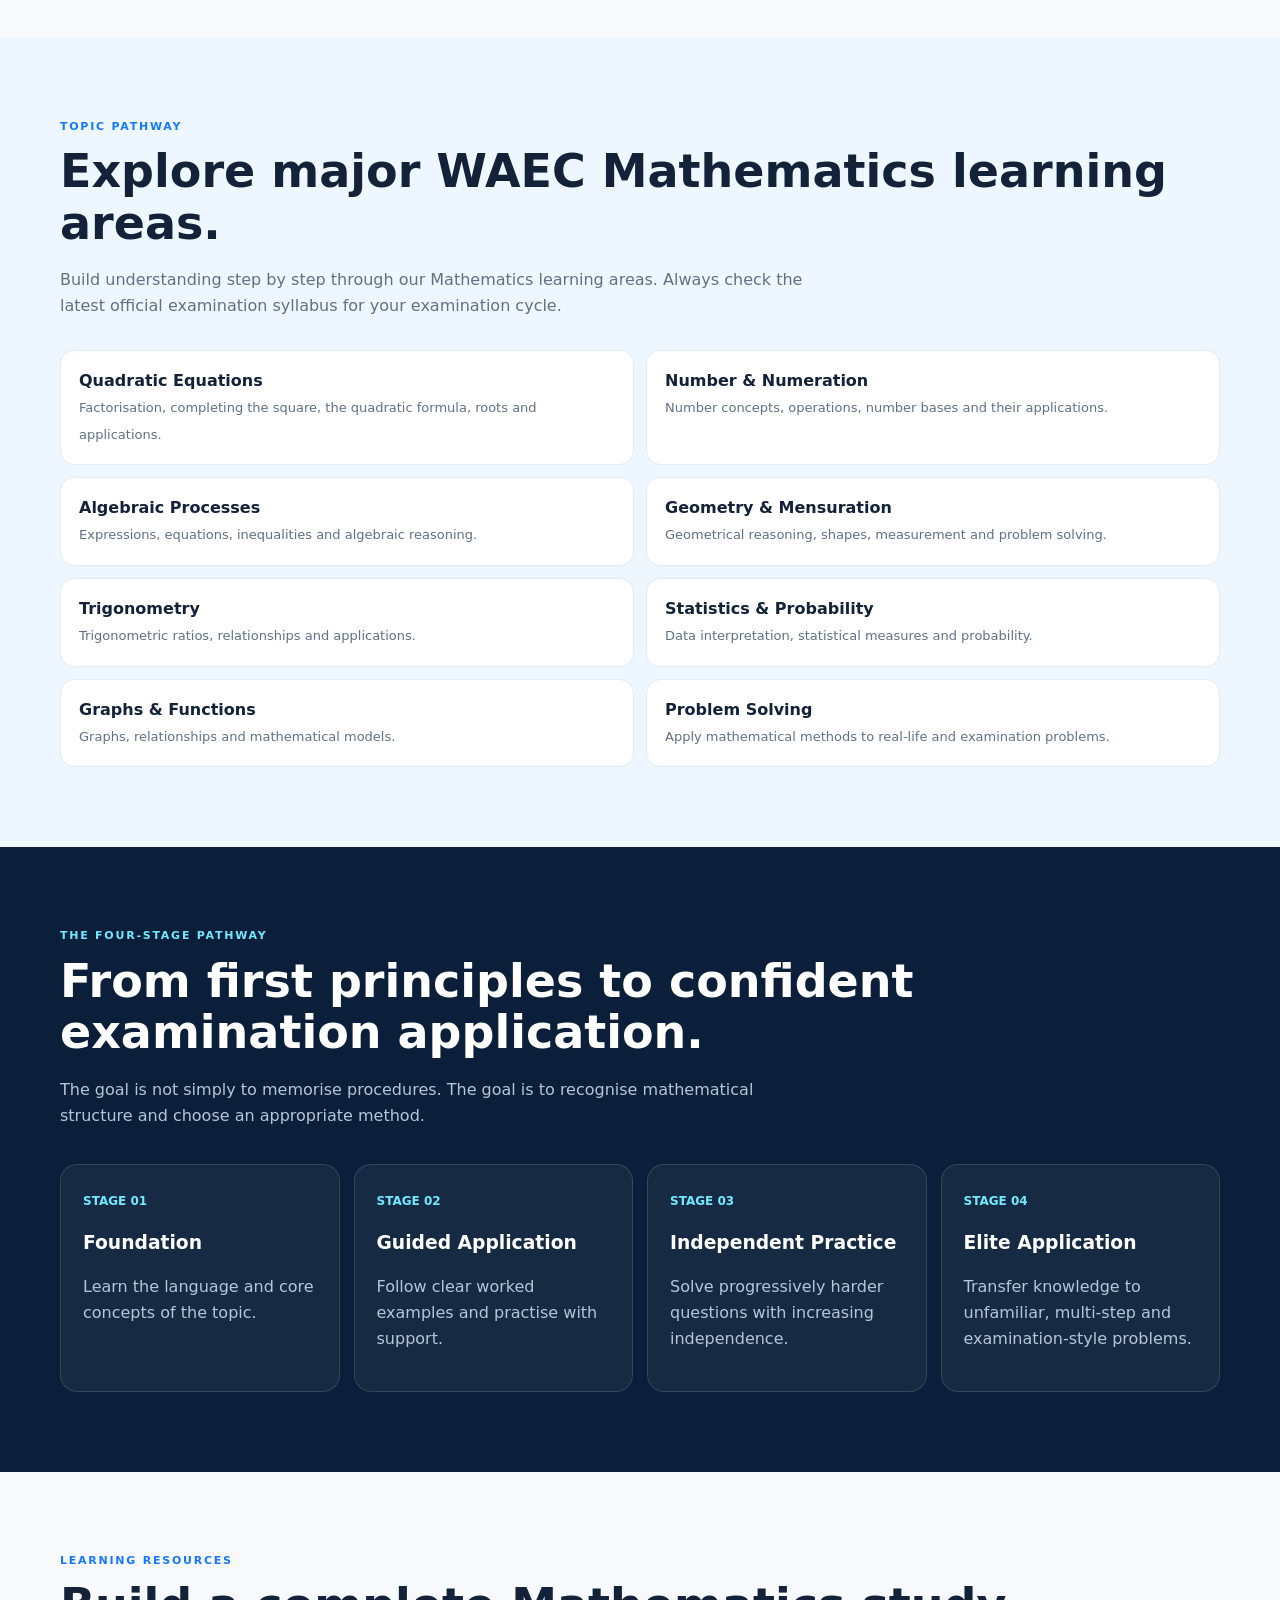
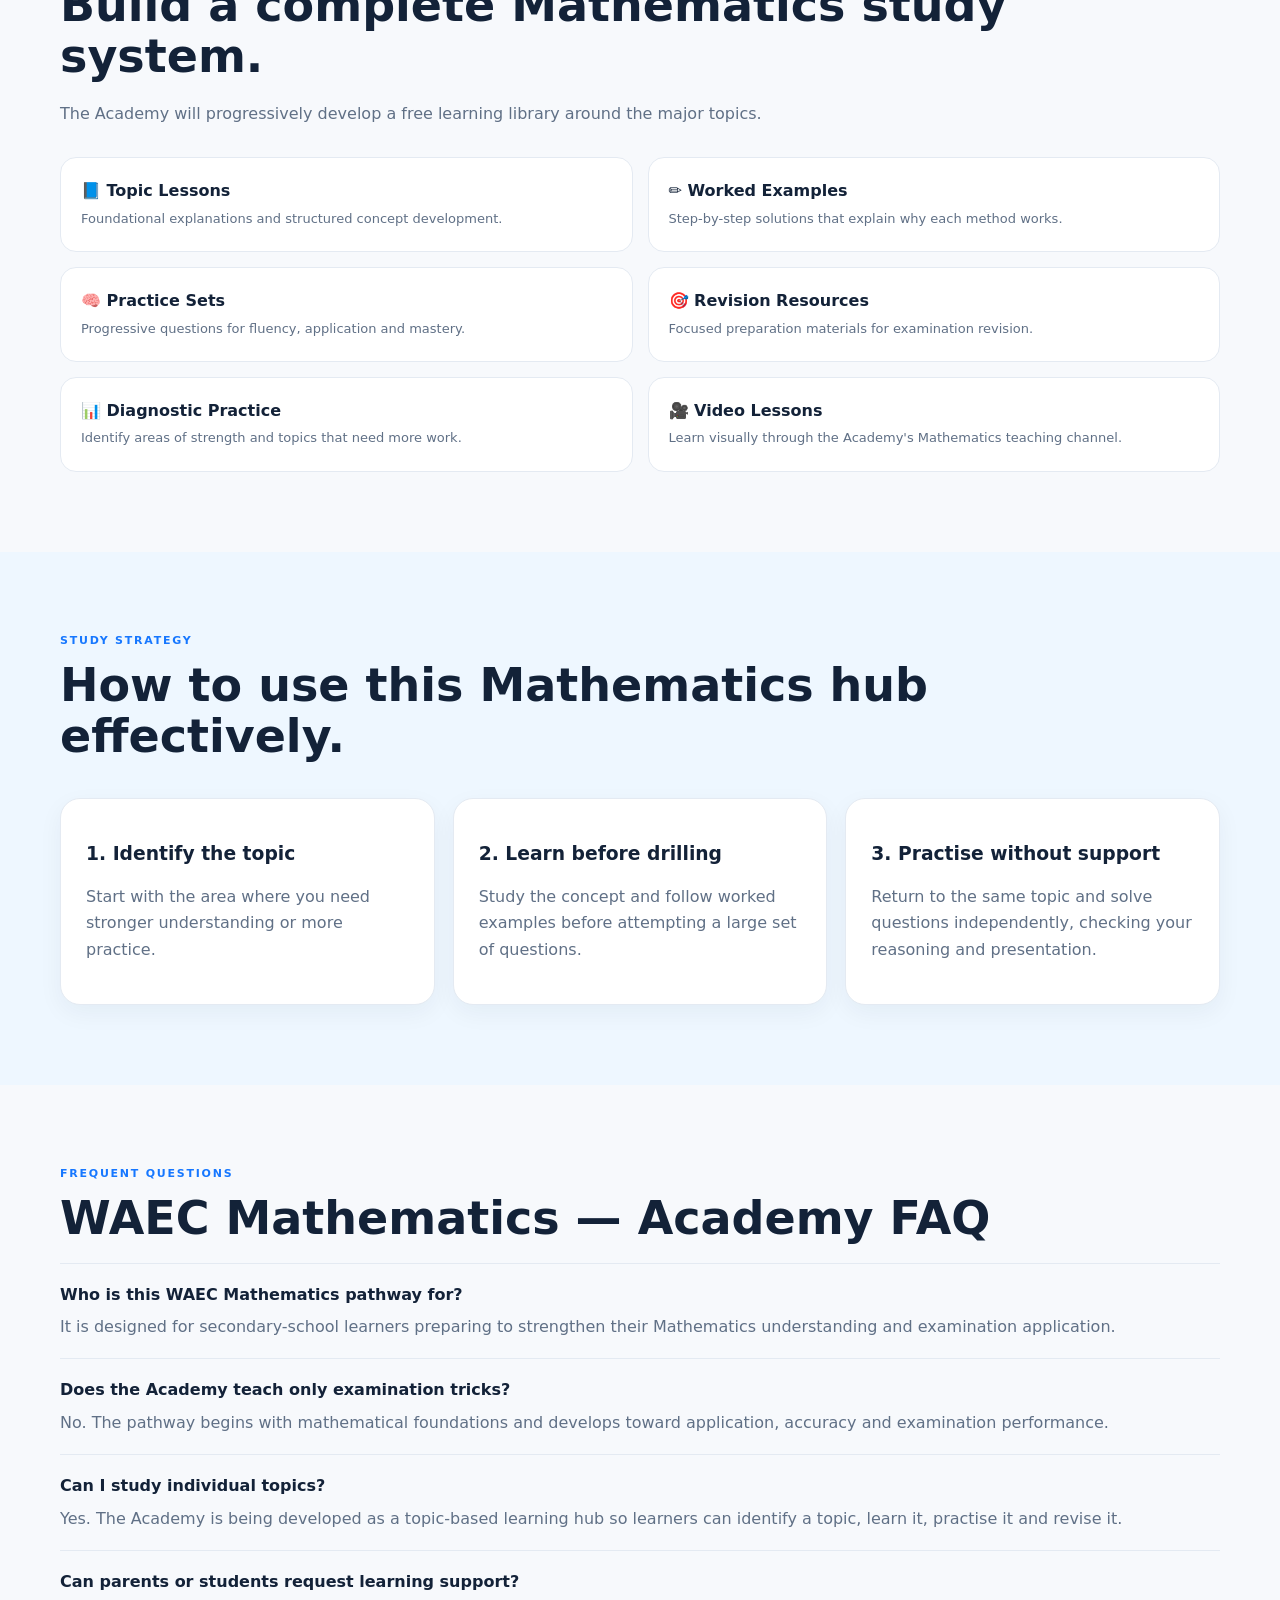
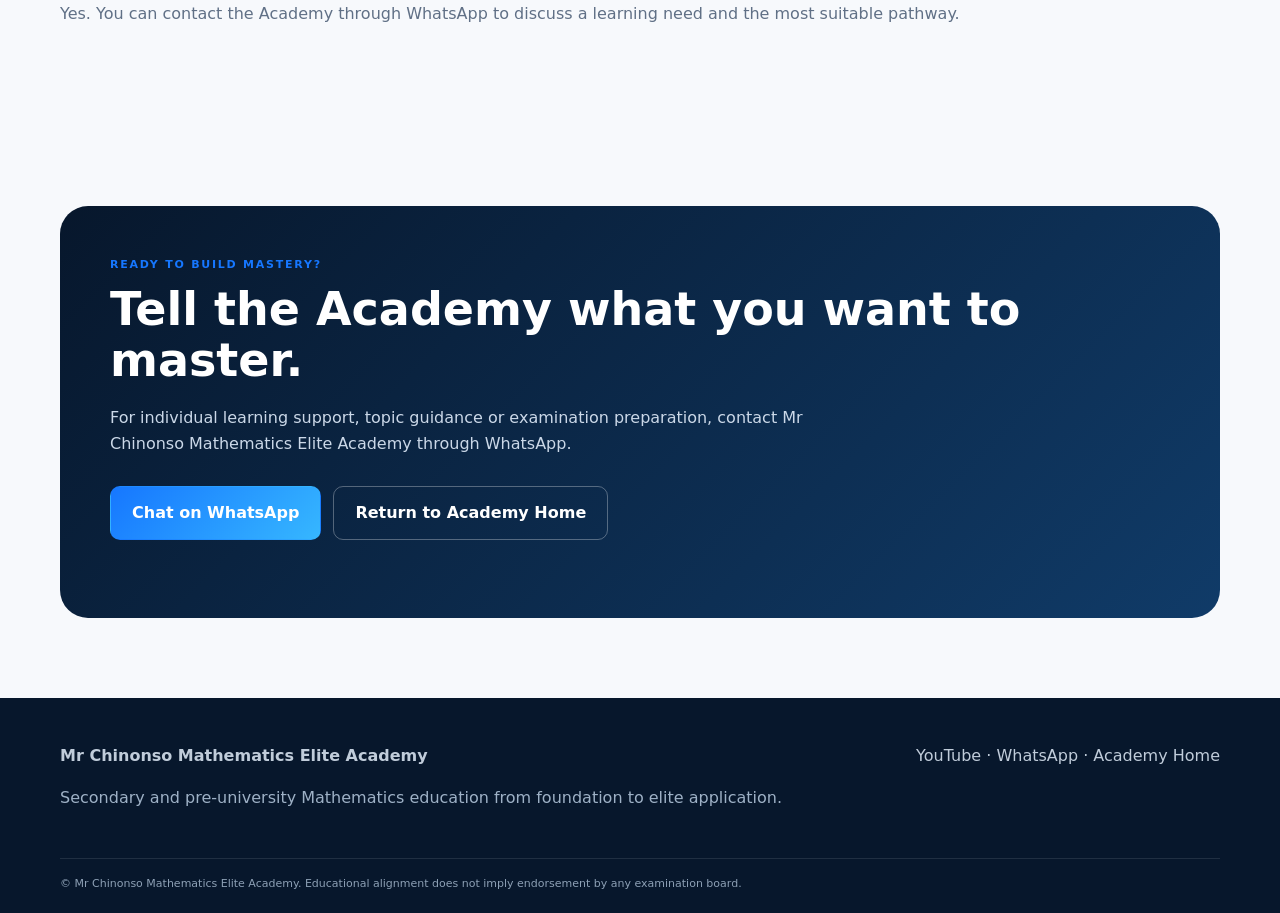
<file: waec-mathematics.html>
<!DOCTYPE html>
<html lang="en">
<head>
<meta charset="UTF-8">
<meta name="viewport" content="width=device-width, initial-scale=1.0">
<title>WAEC Mathematics | Foundation to Exam Mastery | Mr Chinonso Mathematics Elite Academy</title>
<meta name="description" content="Learn WAEC Mathematics from foundational concepts to confident examination application with structured lessons, worked examples, practice and revision resources from Mr Chinonso Mathematics Elite Academy.">
<meta name="robots" content="index, follow">
<link rel="canonical" href="https://mrchinonsomathsacademy.com/waec-mathematics.html">
<meta property="og:title" content="WAEC Mathematics | Mr Chinonso Mathematics Elite Academy">
<meta property="og:description" content="Structured WAEC Mathematics learning from foundation to examination application.">
<meta property="og:type" content="website">
<meta property="og:url" content="https://mrchinonsomathsacademy.com/waec-mathematics.html">
<meta property="og:site_name" content="Mr Chinonso Mathematics Elite Academy">
<style>
:root{--navy:#0b1f3a;--blue:#1677ff;--cyan:#21c8e8;--ink:#132238;--muted:#607086;--bg:#f7f9fc;--white:#fff;--line:#e4eaf2;--shadow:0 18px 55px rgba(11,31,58,.10)}
*{box-sizing:border-box}html{scroll-behavior:smooth}body{margin:0;font-family:Inter,ui-sans-serif,system-ui,-apple-system,BlinkMacSystemFont,"Segoe UI",sans-serif;color:var(--ink);background:var(--bg);line-height:1.65}a{text-decoration:none;color:inherit}.container{width:min(1160px,92%);margin:auto}.site-header{position:sticky;top:0;z-index:50;background:rgba(255,255,255,.95);backdrop-filter:blur(14px);border-bottom:1px solid var(--line)}.nav-wrap{min-height:76px;display:flex;align-items:center;justify-content:space-between;gap:20px}.brand{display:flex;align-items:center;gap:10px}.brand-mark{display:grid;place-items:center;width:42px;height:42px;border-radius:12px;background:linear-gradient(135deg,var(--blue),var(--cyan));color:#fff;font-weight:900}.brand span:last-child{display:flex;flex-direction:column;line-height:1.05}.brand small{font-size:10px;letter-spacing:.08em;text-transform:uppercase;color:var(--muted);margin-top:5px}nav{display:flex;align-items:center;gap:22px;font-size:14px;font-weight:700}nav a:hover{color:var(--blue)}.nav-cta{padding:10px 17px;border-radius:999px;background:var(--navy);color:#fff!important}.hero{background:radial-gradient(circle at 85% 20%,rgba(33,200,232,.22),transparent 30%),linear-gradient(135deg,#07172c,#0b1f3a 55%,#103b68);color:#fff;padding:90px 0}.hero-grid{display:grid;grid-template-columns:1.15fr .85fr;gap:65px;align-items:center}.eyebrow,.kicker{font-size:11px;font-weight:900;letter-spacing:.16em;text-transform:uppercase}.eyebrow{color:#76e9ff}h1{font-size:clamp(42px,6vw,68px);line-height:1.04;margin:16px 0}.hero-copy{font-size:19px;color:#cbd8e8;max-width:700px}.actions{display:flex;gap:12px;flex-wrap:wrap;margin:28px 0}.btn{display:inline-flex;align-items:center;justify-content:center;padding:13px 21px;border-radius:10px;font-weight:800;border:1px solid transparent}.primary{background:linear-gradient(135deg,var(--blue),#36b7ff);color:#fff}.secondary{border-color:rgba(255,255,255,.3);color:#fff}.hero-card{background:rgba(255,255,255,.08);border:1px solid rgba(255,255,255,.15);border-radius:25px;padding:30px}.hero-card h2{font-size:25px;margin-top:8px}.path{display:grid;gap:11px;margin-top:20px}.path div{display:flex;gap:14px;align-items:center;padding:13px 15px;border-radius:14px;background:rgba(255,255,255,.07)}.path b{color:#6fe8ff}.path small{color:#b9c9da}.section{padding:80px 0}.section.alt{background:#eef7ff}.kicker{color:var(--blue)}h2{font-size:clamp(31px,4vw,46px);line-height:1.12;margin:10px 0 18px}h3{line-height:1.2}p{color:var(--muted)}.intro{max-width:760px}.grid{display:grid;grid-template-columns:repeat(3,1fr);gap:18px;margin-top:35px}.card{background:#fff;border:1px solid var(--line);border-radius:20px;padding:25px;box-shadow:0 8px 25px rgba(11,31,58,.05)}.card .num{font-size:12px;font-weight:900;color:var(--blue);letter-spacing:.1em}.topic-list{display:grid;grid-template-columns:repeat(2,1fr);gap:12px;margin-top:30px}.topic{background:#fff;border:1px solid var(--line);padding:17px 18px;border-radius:14px}.topic strong{display:block}.topic span{font-size:13px;color:var(--muted)}.dark{background:var(--navy);color:#fff}.dark p{color:#b7c6d7}.dark .kicker{color:#71e9ff}.steps{display:grid;grid-template-columns:repeat(4,1fr);gap:14px;margin-top:35px}.step{padding:22px;border:1px solid rgba(255,255,255,.13);border-radius:17px;background:rgba(255,255,255,.05)}.step b{color:#71e9ff;font-size:12px}.resource-grid{display:grid;grid-template-columns:repeat(2,1fr);gap:15px;margin-top:30px}.resource{background:#fff;border:1px solid var(--line);padding:20px;border-radius:16px}.resource strong{display:block}.resource span{font-size:13px;color:var(--muted)}.cta{background:linear-gradient(135deg,#07172c,#103b68);color:#fff;border-radius:28px;padding:50px}.cta p{color:#cbd8e8;max-width:700px}.faq{border-top:1px solid var(--line);padding:18px 0}.faq strong{display:block;margin-bottom:6px}.faq p{margin:0}footer{background:#07172c;color:#c0ccda;padding:45px 0 20px}footer p{color:#9eb1c6}.footer-row{display:flex;justify-content:space-between;gap:25px;flex-wrap:wrap}.copyright{border-top:1px solid rgba(255,255,255,.1);margin-top:30px;padding-top:16px;font-size:11px;color:#8da0b5}@media(max-width:850px){nav{display:none}.hero-grid{grid-template-columns:1fr}.grid{grid-template-columns:1fr}.steps{grid-template-columns:repeat(2,1fr)}.topic-list,.resource-grid{grid-template-columns:1fr}}@media(max-width:560px){.hero{padding:65px 0}.section{padding:65px 0}.steps{grid-template-columns:1fr}.cta{padding:32px}}
</style>
<script type="application/ld+json">{"@context":"https://schema.org","@type":"WebPage","@id":"https://mrchinonsomathsacademy.com/waec-mathematics.html#webpage","url":"https://mrchinonsomathsacademy.com/waec-mathematics.html","name":"WAEC Mathematics | Foundation to Exam Mastery | Mr Chinonso Mathematics Elite Academy","description":"Structured WAEC Mathematics learning from foundational concepts to examination application.","isPartOf":{"@type":"WebSite","@id":"https://mrchinonsomathsacademy.com/#website","url":"https://mrchinonsomathsacademy.com/","name":"Mr Chinonso Mathematics Elite Academy"},"about":{"@type":"Thing","name":"WAEC Mathematics"}}</script>
<script type="application/ld+json">{"@context":"https://schema.org","@type":"BreadcrumbList","itemListElement":[{"@type":"ListItem","position":1,"name":"Home","item":"https://mrchinonsomathsacademy.com/"},{"@type":"ListItem","position":2,"name":"WAEC Mathematics","item":"https://mrchinonsomathsacademy.com/waec-mathematics.html"}]}</script>
</head>
<body>
<header class="site-header"><div class="container nav-wrap"><a class="brand" href="index.html"><span class="brand-mark">MC</span><span>Mr Chinonso Mathematics Elite Academy<small>Foundation • Examination • International • Pre-University</small></span></a><nav><a href="index.html">Home</a><a href="index.html#curriculum">Curriculum</a><a href="index.html#courses">Courses</a><a class="nav-cta" href="https://wa.me/2348063357348">Enquire</a></nav></div></header>
<main>
<section class="hero"><div class="container hero-grid"><div><div class="eyebrow">WAEC MATHEMATICS • STRUCTURED LEARNING</div><h1>Master WAEC Mathematics from Foundation to Elite Application.</h1><p class="hero-copy">Build mathematical understanding, practise progressively and develop the accuracy, reasoning and examination skills needed to approach WAEC Mathematics with confidence.</p><div class="actions"><a class="btn primary" href="#learning-path">Explore the Learning Path</a><a class="btn secondary" href="https://wa.me/2348063357348">Chat on WhatsApp</a></div></div><div class="hero-card"><div class="eyebrow">ACADEMY METHOD</div><h2>Learn the concept. Apply it. Master it.</h2><div class="path"><div><b>01</b><span><strong>Foundation</strong><br><small>Concepts & fluency</small></span></div><div><b>02</b><span><strong>Application</strong><br><small>Worked problems & reasoning</small></span></div><div><b>03</b><span><strong>Excellence</strong><br><small>Exam-focused practice</small></span></div><div><b>04</b><span><strong>Elite</strong><br><small>Unfamiliar & advanced applications</small></span></div></div></div></div></section>
<section class="section" id="learning-path"><div class="container"><div class="kicker">WHY THIS PAGE EXISTS</div><h2>WAEC Mathematics learning organised around mastery.</h2><p class="intro">The Academy's approach is to help learners understand mathematical ideas before pushing them toward speed and examination performance. Each topic can progress from explanation to worked examples, practice, revision and examination application.</p><div class="grid"><article class="card"><div class="num">01 • UNDERSTAND</div><h3>Build the foundation</h3><p>Clarify definitions, notation, rules, relationships and methods before attempting unfamiliar problems.</p></article><article class="card"><div class="num">02 • APPLY</div><h3>Develop problem-solving ability</h3><p>Move from guided examples to progressively more demanding questions that require mathematical decisions.</p></article><article class="card"><div class="num">03 • MASTER</div><h3>Prepare for examination application</h3><p>Practise accuracy, interpretation, solution presentation, timing and transfer of knowledge to new problems.</p></article></div></div></section>

<section class="section alt">
  <div class="container">
    <div class="kicker">TOPIC PATHWAY</div>
    <h2>Explore major WAEC Mathematics learning areas.</h2>
    <p class="intro">
      Build understanding step by step through our Mathematics learning areas.
      Always check the latest official examination syllabus for your examination cycle.
    </p>

    <div class="topic-list">
      <a class="topic" href="quadratic-equations.html">
        <strong>Quadratic Equations</strong>
        <span>Factorisation, completing the square, the quadratic formula, roots and applications.</span>
      </a>

      <a class="topic" href="number-base-system.html">
        <strong>Number &amp; Numeration</strong>
        <span>Number concepts, operations, number bases and their applications.</span>
      </a>

      <a class="topic" href="quadratic-functions.html">
        <strong>Algebraic Processes</strong>
        <span>Expressions, equations, inequalities and algebraic reasoning.</span>
      </a>

      <a class="topic" href="plane-geometry.html">
        <strong>Geometry &amp; Mensuration</strong>
        <span>Geometrical reasoning, shapes, measurement and problem solving.</span>
      </a>

      <a class="topic" href="trigonometry.html">
  <strong>Trigonometry</strong>
  <span>Trigonometric ratios, relationships and applications.</span>
</a>

      <a class="topic" href="statistics-probability.html">
        <strong>Statistics &amp; Probability</strong>
        <span>Data interpretation, statistical measures and probability.</span>
      </a>

      
<a class="topic" href="graphs-functions.html">
  <strong>Graphs &amp; Functions</strong>
  <span>Graphs, relationships and mathematical models.</span>
</a>


      <div class="topic">
        <strong>Problem Solving</strong>
        <span>Apply mathematical methods to real-life and examination problems.</span>
      </div>
    </div>
  </div>
</section>
<section class="section dark"><div class="container"><div class="kicker">THE FOUR-STAGE PATHWAY</div><h2>From first principles to confident examination application.</h2><p class="intro">The goal is not simply to memorise procedures. The goal is to recognise mathematical structure and choose an appropriate method.</p><div class="steps"><div class="step"><b>STAGE 01</b><h3>Foundation</h3><p>Learn the language and core concepts of the topic.</p></div><div class="step"><b>STAGE 02</b><h3>Guided Application</h3><p>Follow clear worked examples and practise with support.</p></div><div class="step"><b>STAGE 03</b><h3>Independent Practice</h3><p>Solve progressively harder questions with increasing independence.</p></div><div class="step"><b>STAGE 04</b><h3>Elite Application</h3><p>Transfer knowledge to unfamiliar, multi-step and examination-style problems.</p></div></div></div></section>
<section class="section"><div class="container"><div class="kicker">LEARNING RESOURCES</div><h2>Build a complete Mathematics study system.</h2><p class="intro">The Academy will progressively develop a free learning library around the major topics.</p><div class="resource-grid"><div class="resource"><strong>📘 Topic Lessons</strong><span>Foundational explanations and structured concept development.</span></div><div class="resource"><strong>✏️ Worked Examples</strong><span>Step-by-step solutions that explain why each method works.</span></div><div class="resource"><strong>🧠 Practice Sets</strong><span>Progressive questions for fluency, application and mastery.</span></div><div class="resource"><strong>🎯 Revision Resources</strong><span>Focused preparation materials for examination revision.</span></div><div class="resource"><strong>📊 Diagnostic Practice</strong><span>Identify areas of strength and topics that need more work.</span></div><div class="resource"><strong>🎥 Video Lessons</strong><span>Learn visually through the Academy's Mathematics teaching channel.</span></div></div></div></section>
<section class="section alt"><div class="container"><div class="kicker">STUDY STRATEGY</div><h2>How to use this Mathematics hub effectively.</h2><div class="grid"><article class="card"><h3>1. Identify the topic</h3><p>Start with the area where you need stronger understanding or more practice.</p></article><article class="card"><h3>2. Learn before drilling</h3><p>Study the concept and follow worked examples before attempting a large set of questions.</p></article><article class="card"><h3>3. Practise without support</h3><p>Return to the same topic and solve questions independently, checking your reasoning and presentation.</p></article></div></div></section>
<section class="section"><div class="container"><div class="kicker">FREQUENT QUESTIONS</div><h2>WAEC Mathematics — Academy FAQ</h2><div class="faq"><strong>Who is this WAEC Mathematics pathway for?</strong><p>It is designed for secondary-school learners preparing to strengthen their Mathematics understanding and examination application.</p></div><div class="faq"><strong>Does the Academy teach only examination tricks?</strong><p>No. The pathway begins with mathematical foundations and develops toward application, accuracy and examination performance.</p></div><div class="faq"><strong>Can I study individual topics?</strong><p>Yes. The Academy is being developed as a topic-based learning hub so learners can identify a topic, learn it, practise it and revise it.</p></div><div class="faq"><strong>Can parents or students request learning support?</strong><p>Yes. You can contact the Academy through WhatsApp to discuss a learning need and the most suitable pathway.</p></div></div></section>
<section class="section"><div class="container"><div class="cta"><div class="kicker">READY TO BUILD MASTERY?</div><h2>Tell the Academy what you want to master.</h2><p>For individual learning support, topic guidance or examination preparation, contact Mr Chinonso Mathematics Elite Academy through WhatsApp.</p><div class="actions"><a class="btn primary" href="https://wa.me/2348063357348">Chat on WhatsApp</a><a class="btn secondary" href="index.html">Return to Academy Home</a></div></div></div></section>
</main>
<footer><div class="container"><div class="footer-row"><div><strong>Mr Chinonso Mathematics Elite Academy</strong><p>Secondary and pre-university Mathematics education from foundation to elite application.</p></div><div><a href="https://www.youtube.com/@WAECandIGCSEMATHSCOACH">YouTube</a> · <a href="https://wa.me/2348063357348">WhatsApp</a> · <a href="index.html">Academy Home</a></div></div><div class="copyright">© Mr Chinonso Mathematics Elite Academy. Educational alignment does not imply endorsement by any examination board.</div></div></footer>
</body></html>
</file>
